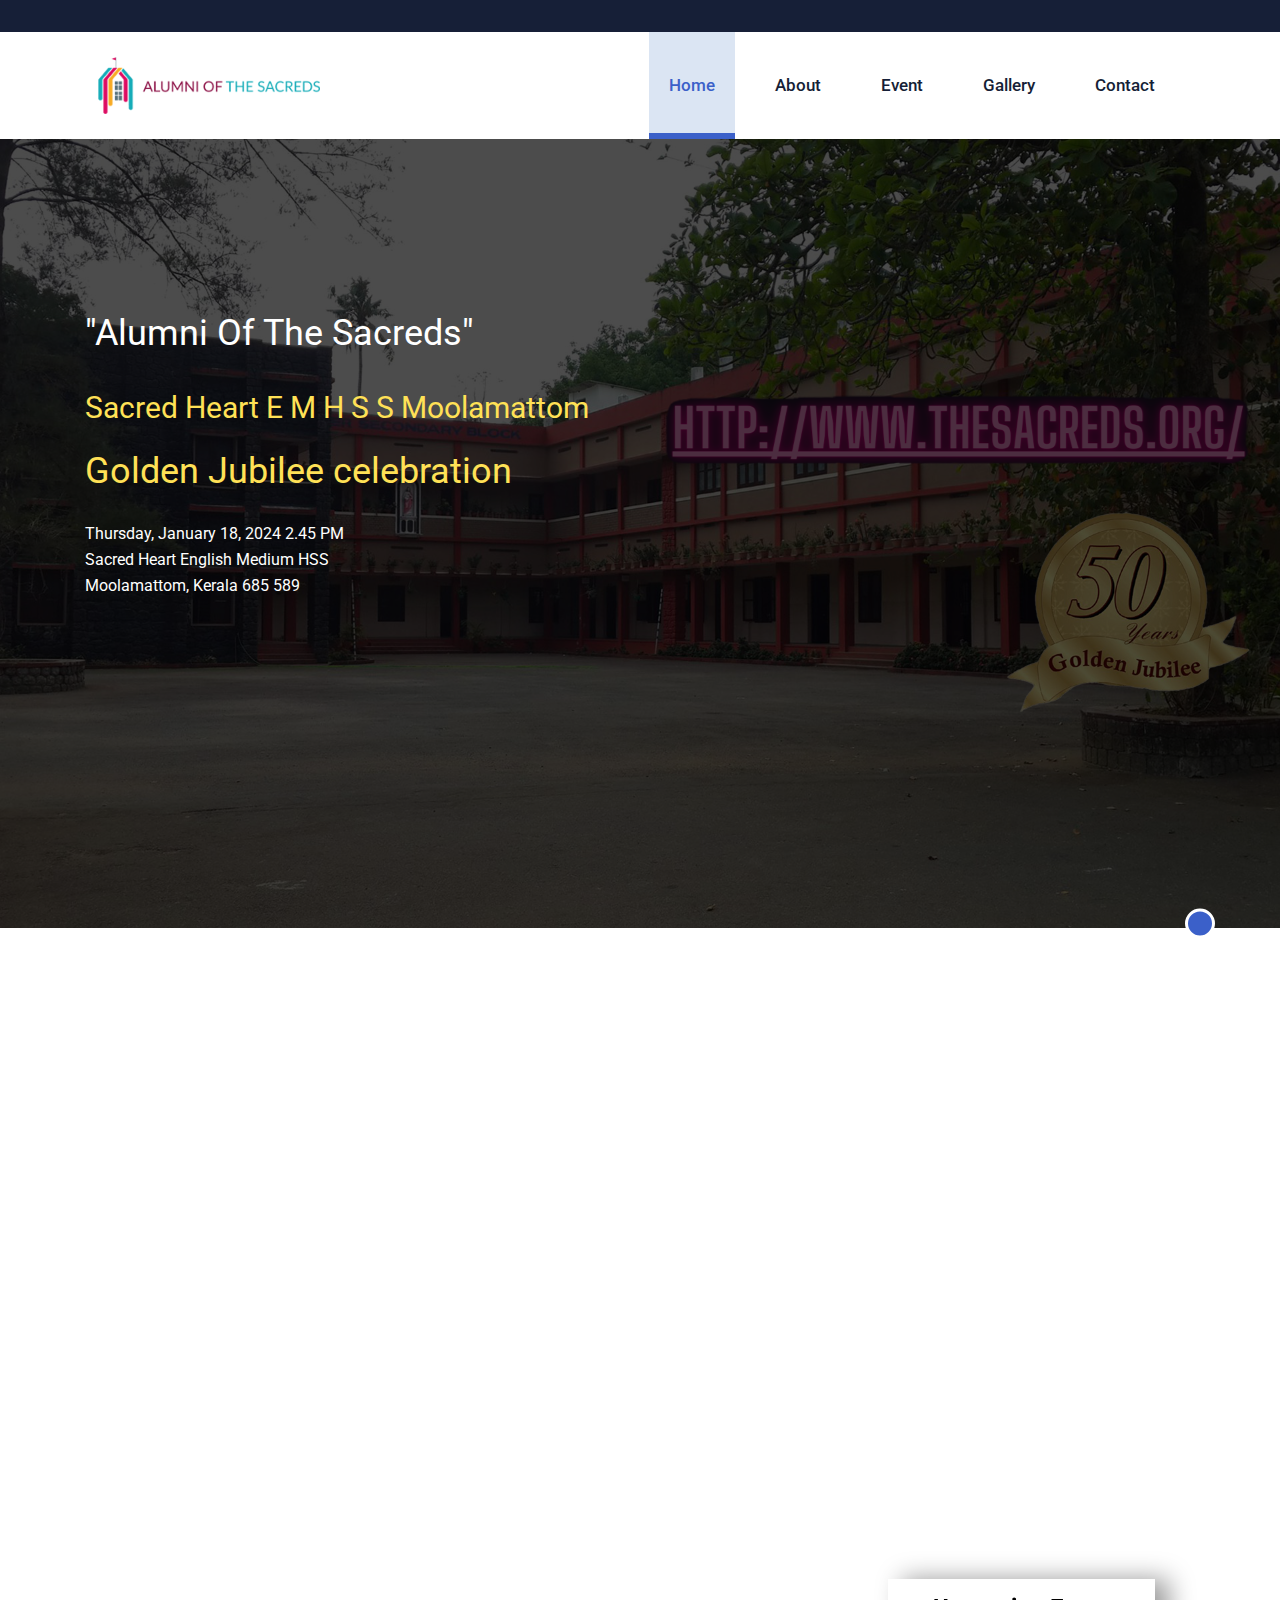
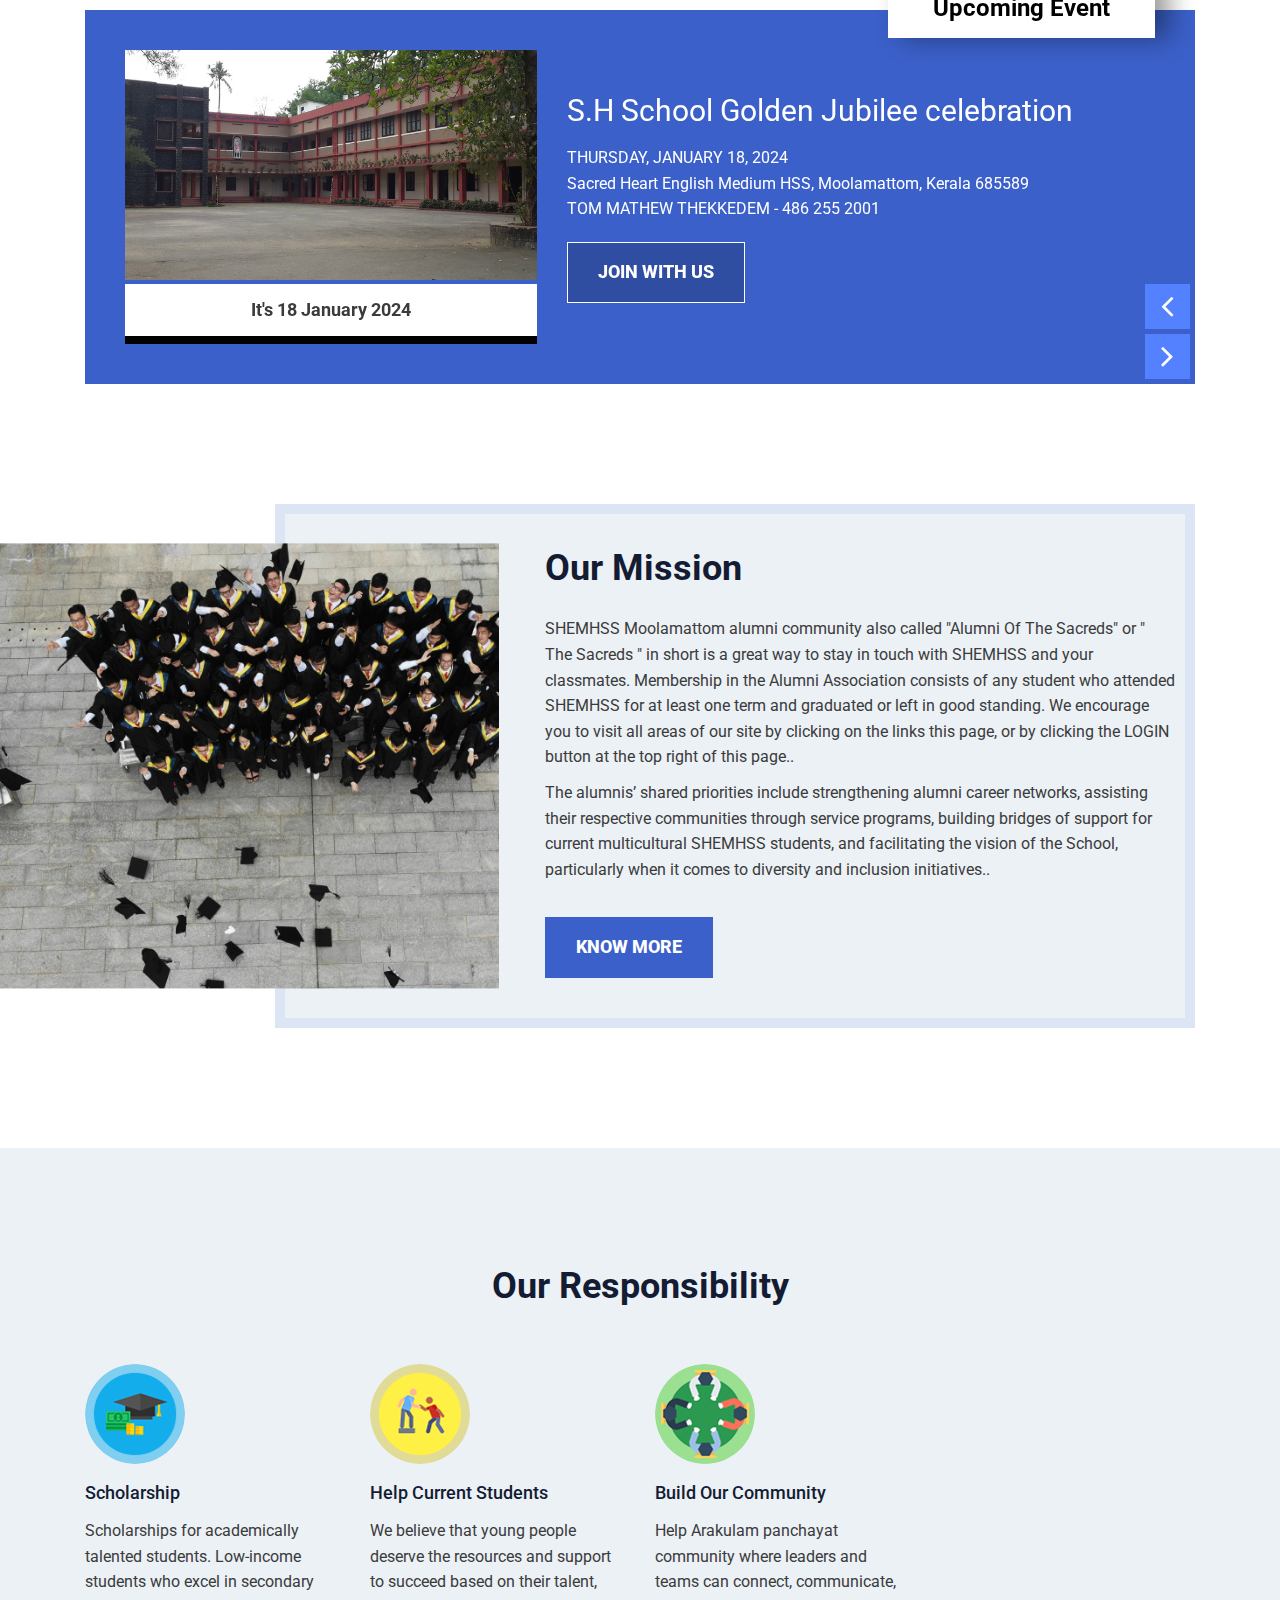
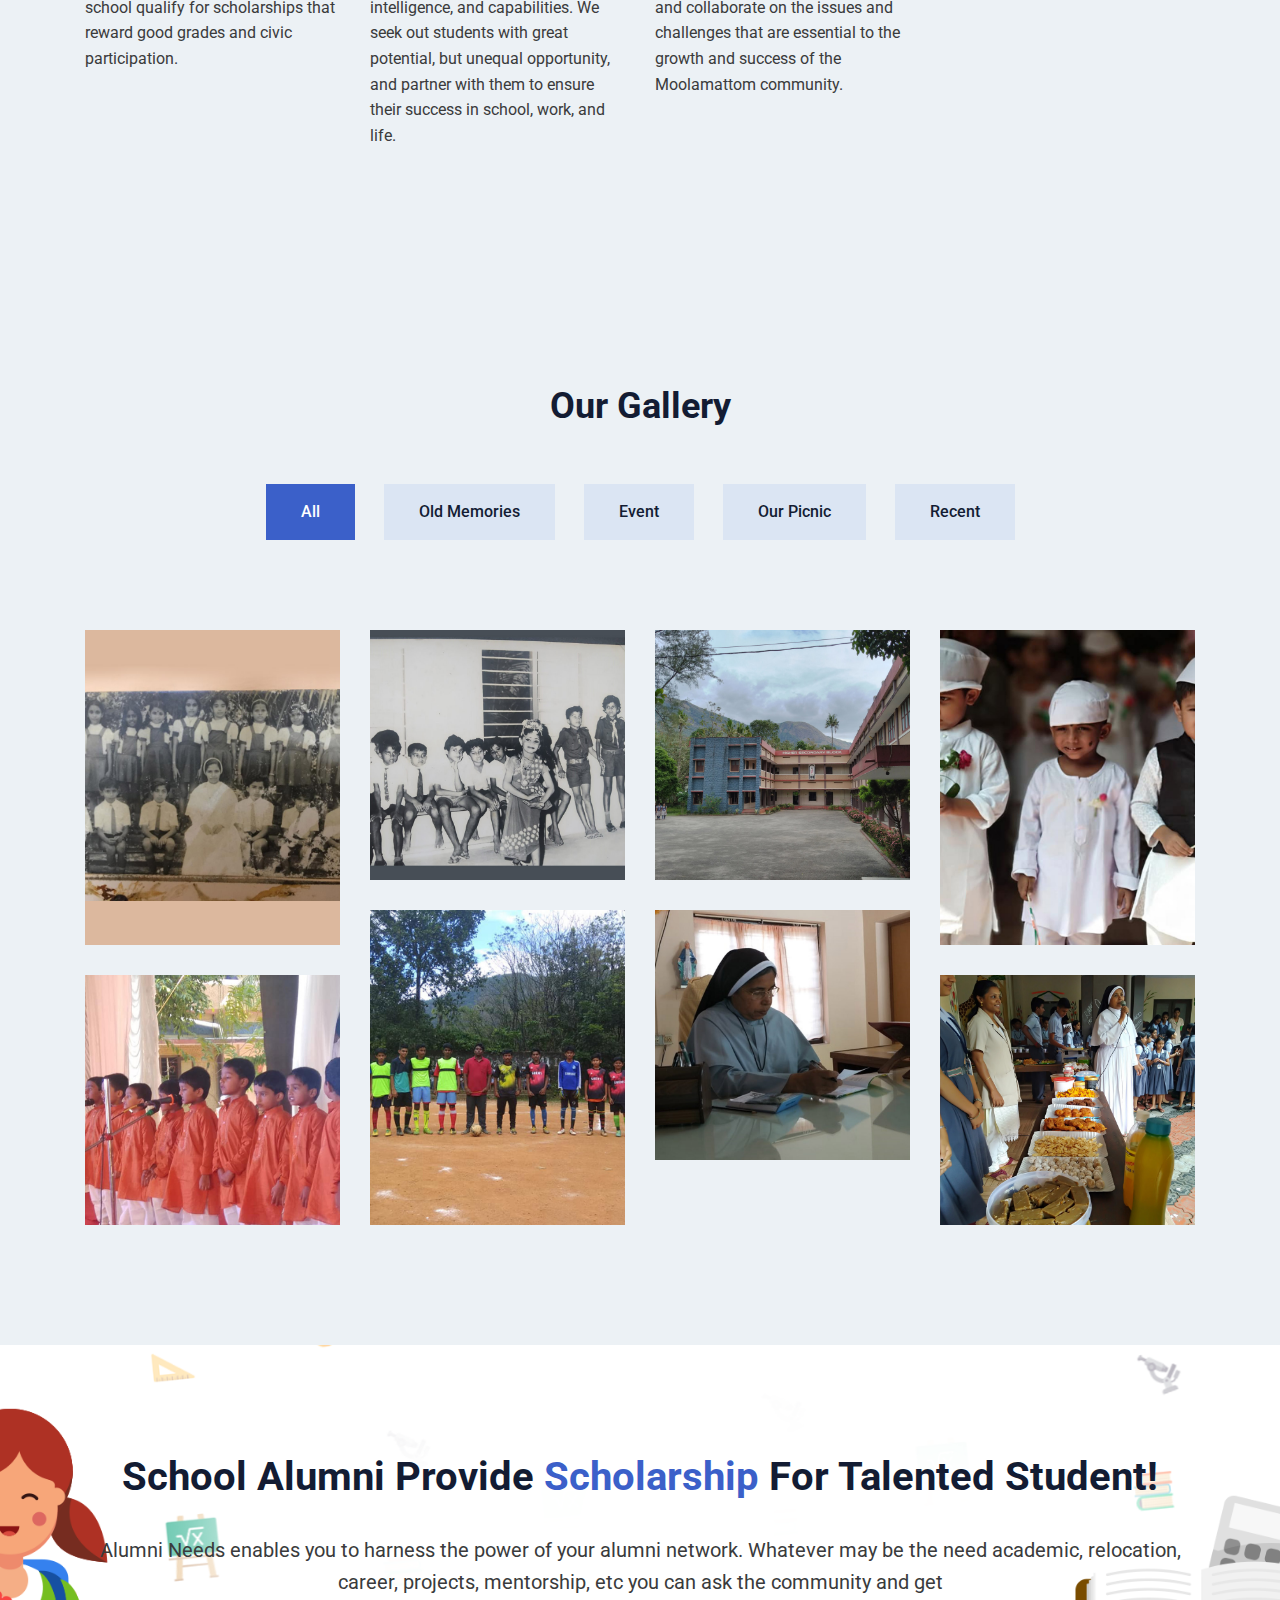
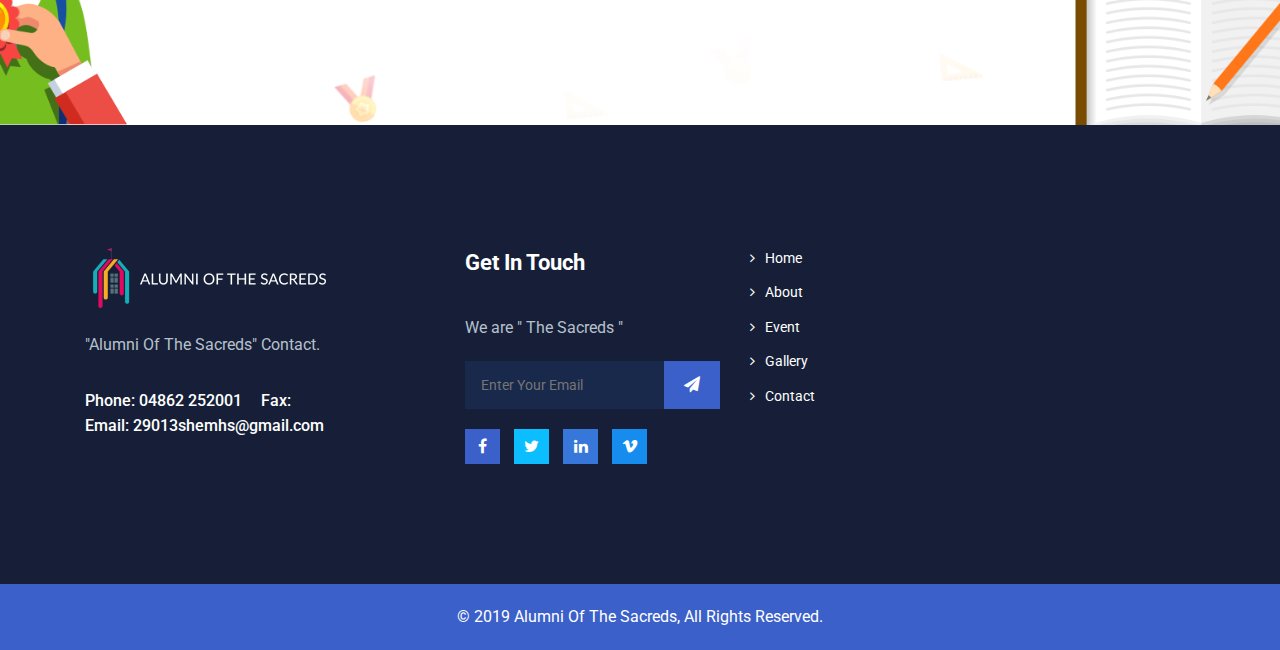
<file: src/main/resources/static/index.html>
<!DOCTYPE html SYSTEM "http://www.thymeleaf.org/dtd/xhtml1-strict-thymeleaf-spring3-3.dtd">
<html lang="en" xmlns="http://www.w3.org/1999/xhtml"
      xmlns:th="http://www.thymeleaf.org">
<head>
    <meta charset="utf-8">
    <meta http-equiv="X-UA-Compatible" content="IE=edge">
    <meta name="viewport" content="width=device-width, initial-scale=1.0">

    <title>SHAlumni</title>

    <meta name="description" content="simple description for your site">
<meta name="keywords" content="keyword1, keyword2">
<meta name="author" content="Jobz">

<!-- twitter card starts from here, if you don't need remove this section -->
<meta name="twitter:card" content="summary">
<meta name="twitter:site" content="@yourtwitterusername">
<meta name="twitter:creator" content="@yourtwitterusername">
<meta name="twitter:url" content="http://twitter.com">
<meta name="twitter:title" content="Your home page title, max 140 char"> <!-- maximum 140 char -->
<meta name="twitter:description" content="Your site description, maximum 140 char "> <!-- maximum 140 char -->
<meta name="twitter:image" content="/static/img/twittercardimg/twittercard-144-144.png">  <!-- when you post this page url in twitter , this image will be shown -->
<!-- twitter card ends here -->

<!-- facebook open graph starts from here, if you don't need then delete open graph related  -->
<meta property="og:title" content="Your home page title">
<meta property="og:url" content="http://your domain here.com">
<meta property="og:locale" content="en_US">
<meta property="og:site_name" content="Your site name here">
<!--meta property="fb:admins" content="" /-->  <!-- use this if you have  -->
<meta property="og:type" content="website"> <!-- 'article' for single page  -->
<meta property="og:image" content="/static/img/opengraph/fbphoto-476-476.png"> <!-- when you post this page url in facebook , this image will be shown -->
<!-- facebook open graph ends here -->

<!-- desktop bookmark -->
<meta name="msapplication-TileColor" content="#ffffff">
<meta name="msapplication-TileImage" content="img/favicon/ms-icon-144x144.png">
<meta name="theme-color" content="#ffffff">

<!-- icons & favicons -->
<link rel="shortcut icon" type="image/x-icon" href="img/favicon/favicon.ico"> </link>  <!-- this icon shows in browser toolbar -->
<link rel="icon" type="image/x-icon" href="img/favicon/favicon.ico"> </link> <!-- this icon shows in browser toolbar -->
<link rel="apple-touch-icon" sizes="57x57" href="img/favicon/apple-icon-57x57.png"> </link>
<link rel="apple-touch-icon" sizes="60x60" href="img/favicon/apple-icon-60x60.png"> </link>
<link rel="apple-touch-icon" sizes="72x72" href="img/favicon/apple-icon-72x72.png"> </link>
<link rel="apple-touch-icon" sizes="76x76" href="img/favicon/apple-icon-76x76.png"> </link>
<link rel="apple-touch-icon" sizes="114x114" href="img/favicon/apple-icon-114x114.png"> </link>
<link rel="apple-touch-icon" sizes="120x120" href="img/favicon/apple-icon-120x120.png"> </link>
<link rel="apple-touch-icon" sizes="144x144" href="img/favicon/apple-icon-144x144.png"> </link>
<link rel="apple-touch-icon" sizes="152x152" href="img/favicon/apple-icon-152x152.png"> </link>
<link rel="apple-touch-icon" sizes="180x180" href="img/favicon/apple-icon-180x180.png"> </link>
<link rel="icon" type="image/png" sizes="192x192" href="img/favicon/android-icon-192x192.png"> </link>
<link rel="icon" type="image/png" sizes="32x32" href="img/favicon/favicon-32x32.png"> </link>
<link rel="icon" type="image/png" sizes="96x96" href="img/favicon/favicon-96x96.png"> </link>
<link rel="icon" type="image/png" sizes="16x16" href="img/favicon/favicon-16x16.png"> </link>
<link rel="manifest" href="img/favicon/manifest.json"> </link>

    <link rel="shortcut icon" type="image/x-icon" href="img/favicon.ico"> </link>
<link rel="icon" type="image/x-icon" href="img/favicon.ico"> </link>

<!-- Fallback For IE 9 [ Media Query and html5 Shim] -->
<!--[if lt IE 9]>
<script src="vendor/css3-mediaqueries-js/css3-mediaqueries.js"></script>
<![endif]-->

<!-- GOOGLE FONT -->
<link href="https://fonts.googleapis.com/css?family=Roboto:100,300,400,500,700" rel="stylesheet"> </link>

<!-- BOOTSTRAP CSS -->
<link rel="stylesheet" href="vendor/bootstrap/css/bootstrap.min.css"> </link>
<link rel="stylesheet" href="vendor/navbar/bootstrap-4-navbar.css"> </link>

<!--Animate css -->
<link rel="stylesheet" href="vendor/animate/animate.css" media="all"> </link>

<!-- FONT AWESOME CSS --> 
<link rel="stylesheet" href="vendor/fontawesome/css/font-awesome.min.css"> </link>

<!--owl carousel css -->
<link rel="stylesheet" href="vendor/owl-carousel/owl.carousel.css" media="all"> </link>

<!--Magnific Popup css -->
<link rel="stylesheet" href="vendor/magnific/magnific-popup.css" media="all"> </link>

<!--Nice Select css -->
<link rel="stylesheet" href="vendor/nice-select/nice-select.css" media="all"> </link>

<!--Offcanvas css -->
<link rel="stylesheet" href="vendor/js-offcanvas/css/js-offcanvas.css" media="all"> </link>

<!-- MODERNIZER  -->
<script src="vendor/modernizr/modernizr-custom.js"></script>

<!-- Main Master Style  CSS  -->
<link id="cbx-style" data-layout="1" rel="stylesheet" href="css/style-default.min.css" media="all"> </link>

    <style>
        .slider-active-wrap {
            margin-bottom: -60px;
        }
    </style>

</head>
<body>

<!--[if lt IE 7]>
<p class="browsehappy">We are Extreamly sorry, But the browser you are using is probably from when civilization started. Which is way behind to view this site properly. Please update to a modern browser, At least a real browser. </p>
<![endif]-->

    <!--== Header Area Start ==-->
<header id="header-area">
    <div class="preheader-area">
        <div class="container">
            <div class="row">
                <div class="col-lg-6 col-sm-7 col-7">
                    <div class="preheader-left">
                        <!-- <a href="mailto:info@construc.com"><strong>Email:</strong> info@construc.com</a>
                        <a href="mailto:info@construc.com"><strong>Hotline:</strong> 880 454 5477</a> -->
                    </div>
                </div>

                <div class="col-lg-6 col-sm-5 col-5 text-right">
                    <div class="preheader-right">
                        <!--<a title="Login" class="btn-auth btn-auth-rev" href="login">Login</a>
                        <a title="Register" class="btn-auth btn-auth" href="register.html">Signup</a>-->
                    </div>
                </div>
            </div>
        </div>
    </div>

    <div class="header-bottom-area" id="fixheader">
        <div class="container">
            <div class="row">
                <div class="col-lg-12">
                    <nav class="main-menu navbar navbar-expand-lg navbar-light">
                        <a class="navbar-brand" href="/">
                            <img src="img/logo.png" alt="Logo">
                        </a>
                        <button class="navbar-toggler" type="button" data-toggle="collapse" data-target="#menucontent" aria-controls="menucontent" aria-expanded="false">
                            <span class="navbar-toggler-icon"></span>
                        </button>

                        <div class="collapse navbar-collapse" id="menucontent">
                            <ul class="navbar-nav ml-auto">
                                <li class="nav-item active"><a class="nav-link" href="/">Home</a></li>
                                <li class="nav-item"><a class="nav-link" href="about.html">About</a></li>
                                <li class="nav-item"><a class="nav-link" href="event.html">Event</a></li>
                                <li class="nav-item"><a class="nav-link" href="gallery.html">Gallery</a></li>
                                <!-- <li class="nav-item dropdown">
                                    <a class="nav-link dropdown-toggle" href="blog.html" data-toggle="dropdown" role="button">Blog</a>
                                    <ul class="dropdown-menu">
                                        <li class="nav-item"><a class="nav-link" href="blog.html">Blog List</a></li>
                                        <li class="nav-item"><a class="nav-link" href="single-blog.html">Single Blog Right Sidebar</a></li>
                                        <li class="nav-item"><a class="nav-link" href="single-blog-leftsidebar.html">Single Blog left Sidebar</a></li>
                                        <li class="nav-item"><a class="nav-link" href="single-blog-withoutsidebar.html">Single Blog No Sidebar</a></li>
                                    </ul>
                                </li>
                                <li class="nav-item dropdown">
                                    <a class="nav-link dropdown-toggle" href="#" data-toggle="dropdown" role="button">Pages</a>
                                    <ul class="dropdown-menu">
                                        <li class="nav-item"><a class="nav-link dropdown-toggle" href="gallery" role="button">Gallery</a>
                                            <ul class="dropdown-menu">
                                                <li class="nav-item"><a class="nav-link" href="gallery">Gallery</a></li>
                                                <li class="nav-item"><a class="nav-link" href="single-album.html">Single Album</a></li>
                                            </ul>
                                        </li>
                                        <li class="nav-item"><a class="nav-link" href="committee.html">Committee</a></li>
                                        <li class="nav-item"><a class="nav-link" href="directory.html">Directory</a></li>
                                        <li class="nav-item"><a class="nav-link" href="register.html">Register</a></li>
                                        <li class="nav-item"><a class="nav-link" href="career.html">Career</a></li>
                                        <li class="nav-item"><a class="nav-link" href="index-offcanvas.html">Off Canvas Menu</a></li>
                                        <li class="nav-item"><a class="nav-link" href="typography.html">Typography</a></li>
                                    </ul>
                                </li> -->
                                <li class="nav-item"><a class="nav-link" href="contact.html">Contact</a></li>
                            </ul>
                        </div>
                    </nav>
                </div>
            </div>
        </div>
    </div>
</header>
<!--== Header Area End ==-->

    <!--== Slider Area Start ==-->
<section id="slider-area">
    <div class="slider-active-wrap owl-carousel text-center text-md-left">
        <!-- Single Slide Item Start -->
        <div class="single-slide-wrap slide-bg-1">
            <div class="container">
                <div class="row">
                    <div class="col-lg-9">
                        <div class="slider-content">
                            <h3>"Alumni Of The Sacreds"</h3>
                            <h4> <span>Sacred Heart E M H S S Moolamattom</span></h4>
                            <h3> <span>Golden Jubilee celebration</span></h3>
                            <p>Thursday, January 18, 2024 2.45 PM<br>Sacred Heart English Medium HSS<br>Moolamattom, Kerala 685 589<br></p>
                          <!--  <h2>Inaugural of "Alumni Of The Sacreds"</h2>
                            <h3>Students of <span>Sacred Heart English Medium HSS</span></h3>
                            <p>Sunday, April 28, at 2.00 PM<br>Sacred Heart English Medium HSS<br>Moolamattom, Kerala 685 589<br></p>-->
                            <!-- <div class="slider-btn">
                                <a href="#about-area" class="btn btn-brand smooth-scroll">our mission</a>
                                <a href="about" class="btn btn-brand-rev">our story</a>
                            </div> -->
                        </div>
                    </div>
                </div>
            </div>
        </div>
        <!-- Single Slide Item End -->



        <!-- Single Slide Item Start -->
        <div class="single-slide-wrap slide-bg-2">
            <div class="container">
                <div class="row">
                    <div class="col-lg-9">
                        <div class="slider-content">
                            <h2></h2>
                            <h3><span></span></h3>
                            <p><br><br><br><br><br><br><br><br><br><br><br><br><br><br><br><br></p>
                            <!-- <div class="slider-btn">
                                <a href="#about-area" class="btn btn-brand">our mission</a>
                                <a href="about" class="btn btn-brand-rev">our story</a>
                            </div> -->
                        </div>
                    </div>
                </div>
            </div>
        </div>
        <!-- Single Slide Item End -->


        <!-- Single Slide Item Start -->
        <div class="single-slide-wrap slide-bg-3">
            <div class="container">
                <div class="row">
                    <div class="col-lg-9">
                        <div class="slider-content">
                            <h2>Principal's message to "Alumni Of The Sacreds"</h2>
                            <h3><span>"An alumnus is also an asset to this institution in the sense that he/she gives something back to enrich the institution in terms of
                             experiences shared or expertise volunteered, he or she also is an ambassador of the school who disseminates the values and ideals this
                              school stands for and propagates these values over generations by being a model to the young."</span></h3>
                            <p><br><br><br><br><br><br><br><br><br><br><br><br><br><br><br><br></p>
                            <!-- <div class="slider-btn">
                                <a href="#about-area" class="btn btn-brand">our mission</a>
                                <a href="about" class="btn btn-brand-rev">our story</a>
                            </div> -->
                        </div>
                    </div>
                </div>
            </div>
        </div>
        <!-- Single Slide Item End -->


        <!-- Single Slide Item Start -->
       <!-- <div class="single-slide-wrap slide-bg-3">
            <div class="container">
                <div class="row">
                    <div class="col-lg-9">
                        <div class="slider-content">
                            <h2>Why Proud for u</h2>
                            <h3>Students of <span>Oxfornt University</span></h3>
                            <p>Alumni Needs enables you to harness the power of your alumni network. Whatever may be the need (academic, relocation, career, projects, mentorship, etc. you can ask the community and get responses in three.</p>
                            <div class="slider-btn">
                                <a href="#" class="btn btn-brand">our mission</a>
                                <a href="#" class="btn btn-brand-rev">our story</a>
                            </div>
                        </div>
                    </div>
                </div>
            </div>
        </div>-->
        <!-- Single Slide Item End -->
    </div>

    <!-- Social Icons Area Start -->
   <!-- <div class="social-networks-icon">
        <ul>
            <li><a href="#"><i class="fa fa-facebook"></i> <span>7.2k Likes</span></a></li>
            <li><a href="#"><i class="fa fa-twitter"></i> <span>3.2m Followers</span></a></li>
            <li><a href="#"><i class="fa fa-pinterest"></i> <span>7.2k Likes</span></a></li>
            <li><a href="#"><i class="fa fa-youtube"></i> <span>2.2k Subscribers</span></a></li>
        </ul>
    </div>-->
    <!-- Social Icons Area End -->

    </section>
    <!--== Slider Area End ==-->


            <!--== Upcoming Event Area Start ==-->
              <section id="upcoming-area">
             <div class="container">
                 <div class="row">
                     <div class="col-lg-12">
            <div class="upcoming-event-wrap">
                <div class="up-event-titile">
                    <h3>Upcoming event</h3>
                </div>
                <div class="upcoming-event-content owl-carousel">

                    <!-- No 1 Event -->
                    <div class="single-upcoming-event">
                        <div class="row">
                            <div class="col-lg-5">
                                <div class="up-event-thumb">
                                    <img src="img/event_small/ph1.jpg" class="img-fluid" alt="Upcoming Event">
                                    <!--<h4 class="up-event-date">It&#x2019;s 28 April 2019</h4>-->
                                    <h4 class="up-event-date">It's 18 January 2024</h4>
                                </div>
                            </div>


                            <div class="col-lg-7">
                                <div class="display-table">
                                    <div class="display-table-cell">
                                        <div class="up-event-text">
                                            <!--<div class="event-countdown">
                                                <div class="event-countdown-counter" data-date="2018/4/28"></div>
                                                <p>Remaining</p>
                                            </div>-->
                                            <h3><a href="single-event.html">S.H School Golden Jubilee celebration</a></h3>
                                            <p>THURSDAY, JANUARY 18, 2024<br>Sacred Heart English Medium HSS, Moolamattom, Kerala 685589<br>TOM MATHEW THEKKEDEM - 486 255 2001</p>
                                            <a href="event" class="btn btn-brand btn-brand-dark">join with us</a>
                                        </div>
                                    </div>
                                </div>
                            </div>
                        </div>
                    </div>
                    <!-- partial -->

                    <!-- No 2 Event -->
                    <div class="single-upcoming-event">
                        <div class="row">
                            <div class="col-lg-5">
                                <div class="up-event-thumb">
                                    <img src="img/event_small/ph1.jpg" class="img-fluid" alt="Upcoming Event">
                                    <!--<h4 class="up-event-date">It&#x2019;s 28 April 2019</h4>-->
                                    <h4 class="up-event-date">It's 28 April 2019</h4>
                                </div>
                            </div>

                            <div class="col-lg-7">
                                <div class="display-table">
                                    <div class="display-table-cell">
                                        <div class="up-event-text">
                                            <!--<div class="event-countdown">
                                                <div class="event-countdown-counter" data-date="2018/4/28"></div>
                                                <p>Remaining</p>
                                            </div>-->
                                            <h3><a href="single-event.html">ALUMNI INAUGURATION</a></h3>
                                            <p>SUNDAY, APRIL 28, AT 2.00PM<br>Sacred Heart English Medium HSS, Moolamattom, Kerala 685589<br>TOM MATHEW THEKKEDEM - 486 255 2001</p>
                                            <a href="event" class="btn btn-brand btn-brand-dark">join with us</a>
                                        </div>
                                    </div>
                                </div>
                            </div>
                        </div>
                    </div>
                    <!-- partial -->


                    <!-- No 3 Event -->
                    <div class="single-upcoming-event">
                        <div class="row">
                            <div class="col-lg-5">
                                <div class="up-event-thumb">
                                    <img src="img/event_small/ph2.jpg" class="img-fluid" alt="Upcoming Event">
                                    <h4 class="up-event-date">It's 28 April 2019</h4>
                                </div>
                            </div>

                            <div class="col-lg-7">
                                <div class="display-table">
                                    <div class="display-table-cell">
                                        <div class="up-event-text">
                                            <!--<div class="event-countdown">
                                                <div class="event-countdown-counter" data-date="2018/4/28"></div>
                                                <p>Remaining</p>
                                            </div>-->
                                            <h3><a href="single-event.html">Honoring & Paying Tribute to<br>Rev Sr. Johnes</a></h3>
                                            <p>Founder of SHEMHSS on April 28th as part of the alumni<br>ALL ARE INVITED !</p>
                                            <a href="event" class="btn btn-brand btn-brand-dark">join with us</a>
                                        </div>
                                    </div>
                                </div>
                            </div>
                        </div>
                    </div>
                    <!-- partial -->



                    <!-- No 3 Event -->
                    <!--   <div class="single-upcoming-event">
                        <div class="row">
                            <div class="col-lg-5">
                                <div class="up-event-thumb">
                                    <img src="http://placehold.it/700x390" class="img-fluid" alt="Upcoming Event">
                                    <h4 class="up-event-date">It&#x2019;s 27 February 2019</h4>
                                </div>
                            </div>

                            <div class="col-lg-7">
                                <div class="display-table">
                                    <div class="display-table-cell">
                                        <div class="up-event-text">
                                            <div class="event-countdown">
                                                <div class="event-countdown-counter" data-date="2018/9/10"></div>
                                                <p>Remaining</p>
                                            </div>
                                            <h3><a href="event">We are going to arrange a get together!</a></h3>
                                            <p>Hello everybody Lorem ipsum dolor sit amet, consectetur adipisicing elit, sed do eiusmod tempor incididunt ut labore et dolore magna aliqua. Ut enim and minim veniam, quis nostrud exercitation ullamco laboris nisi ut aliquipv ex ea.</p>
                                            <a href="event" class="btn btn-brand btn-brand-dark">join with us</a>
                                        </div>
                                    </div>
                                </div>
                            </div>
                        </div>
                    </div> -->
                    <!-- partial -->
                </div>
            </div>
               </div>
            </div>
            </div>
             </section>
        <!--== Upcoming Event Area End ==-->

    <!--== About Area Start ==-->
<section id="about-area" class="section-padding">
    <div class="about-area-wrapper">
        <div class="container">
            <div class="row">
                <div class="col-lg-10 ml-auto">
                    <div class="about-content-wrap">
                        <div class="section-title text-center text-lg-left">
                            <h2>Our Mission</h2>
                        </div>

                        <div class="about-thumb">
                            <!-- <img src="http://placehold.it/1440x1018" alt="" class="img-fluid"> -->
                             <img src="img/mission_small.jpg" alt="Our Misssion">
                            <!--   <img src="img/logo.png" alt="Logo"> -->
                        </div>

                        <p>SHEMHSS Moolamattom  alumni community also called "Alumni Of The Sacreds" or " The Sacreds " in short is a great way to stay in touch with SHEMHSS and your classmates. Membership in the Alumni Association consists of any student who attended SHEMHSS for at least one term and graduated or left in good standing. We encourage you to visit all areas of our site by clicking on the links this page, or by clicking the LOGIN button at the top right of this page..</p>
                        <p>The alumnis’ shared priorities include strengthening alumni career networks, assisting their respective communities through service programs, building bridges of support for current multicultural SHEMHSS students, and facilitating the vision of the School, particularly when it comes to diversity and inclusion initiatives..</p>
                        <a href="about" class="btn btn-brand about-btn">know more</a>
                    </div>
                </div>
            </div>
        </div>
    </div>
</section>
<!--== About Area End ==-->

    <!--== Our Responsibility Area Start ==-->
<section id="responsibility-area" class="section-padding">
    <div class="container">
        <!--== Section Title Start ==-->
        <div class="row">
            <div class="col-lg-12 text-center">
                <div class="section-title">
                    <h2>Our Responsibility</h2>
                </div>
            </div>
        </div>
        <!--== Section Title End ==-->

        <!--== Responsibility Content Wrapper ==-->
        <div class="row text-center text-sm-left">
            <!--== Single Responsibility Start ==-->
            <div class="col-lg-3 col-sm-6">
                <div class="single-responsibility">
                    <img src="img/responsibility/01.png" alt="Responsibility">
                    <h4>Scholarship</h4>
                    <p>Scholarships for academically talented students.  Low-income students who excel in secondary school qualify for scholarships that reward good grades and civic participation.</p>
                </div>
            </div>
            <!--== Single Responsibility End ==-->

            <!--== Single Responsibility Start ==-->
            <div class="col-lg-3 col-sm-6">
                <div class="single-responsibility">
                    <img src="img/responsibility/02.png" alt="Responsibility">
                    <h4>Help Current Students</h4>
                    <p>We believe that young people deserve the resources and support to succeed based on their talent, intelligence, and capabilities. We seek out students with great potential, but unequal opportunity, and partner with them to ensure their success in school, work, and life.</p>
                </div>
            </div>
            <!--== Single Responsibility End ==-->

            <!--== Single Responsibility Start ==-->
            <!-- <div class="col-lg-3 col-sm-6">
                <div class="single-responsibility">
                    <img src="img/responsibility/03.png" alt="Responsibility">
                    <h4>Help Our University</h4>
                    <p>De create building thinking about your requirment and latest treand on our marketplace area</p>
                </div>
            </div> -->
            <!--== Single Responsibility End ==-->

            <!--== Single Responsibility Start ==-->
            <div class="col-lg-3 col-sm-6">
                <div class="single-responsibility">
                    <img src="img/responsibility/04.png" alt="Responsibility">
                    <h4>Build Our Community</h4>
                    <p>Help Arakulam panchayat community where leaders and teams can connect, communicate, and collaborate on the issues and challenges that are essential to the growth and success of the Moolamattom community.</p>
                </div>
            </div>
            <!--== Single Responsibility End ==-->
        </div>
        <!--== Responsibility Content Wrapper ==-->
    </div>
</section>
<!--== Our Responsibility Area End ==-->

    <!--== FunFact Area Start ==-->
<!-- <section id="funfact-area">
    <div class="container-fluid">
        <div class="row text-center">
            == Single FunFact Start ==
            <div class="col-lg-3 col-sm-6">
                <div class="single-funfact-wrap">
                    <div class="funfact-icon">
                        <img src="img/fun-fact/user.svg" alt="Funfact">
                    </div>
                    <div class="funfact-info">
                        <h5 class="funfact-count">4025</h5>
                        <p>Members</p>
                    </div>
                </div>
            </div>
            == Single FunFact End ==

            == Single FunFact Start ==
            <div class="col-lg-3 col-sm-6">
                <div class="single-funfact-wrap">
                    <div class="funfact-icon">
                        <img src="img/fun-fact/picture.svg" alt="Funfact">
                    </div>
                    <div class="funfact-info">
                        <h5 class="funfact-count">8725</h5>
                        <p>Photos</p>
                    </div>
                </div>
            </div>
            == Single FunFact End ==

            == Single FunFact Start ==
            <div class="col-lg-3 col-sm-6">
                <div class="single-funfact-wrap">
                    <div class="funfact-icon">
                        <img src="img/fun-fact/event.svg" alt="Funfact">
                    </div>
                    <div class="funfact-info">
                        <h5><span class="funfact-count">231</span>+</h5>
                        <p>Events</p>
                    </div>
                </div>
            </div>
            == Single FunFact End ==

            == Single FunFact Start ==
            <div class="col-lg-3 col-sm-6">
                <div class="single-funfact-wrap">
                    <div class="funfact-icon">
                        <img src="img/fun-fact/medal.svg" alt="Funfact">
                    </div>
                    <div class="funfact-info">
                        <h5><span class="funfact-count">32</span>+</h5>
                        <p>Awards</p>
                    </div>
                </div>
            </div>
            == Single FunFact End ==
        </div>
    </div>
</section>
== FunFact Area End ==

    == Job Opportunity Area Start ==
<section id="job-opportunity" class="section-padding">
    <div class="container">
        == Section Title Start ==
        <div class="row">
            <div class="col-lg-12 text-center">
                <div class="section-title">
                    <h2>Recent Jobs</h2>
                </div>
            </div>
        </div>
        == Section Title End ==

        == Job opportunity Wrapper ==
        <div class="job-opportunity-wrapper">
            <div class="row">
                == Single Job opportunity Start ==
                <div class="col-lg-4 col-sm-6 text-center">
                    <div class="single-job-opportunity">
                        <div class="job-opportunity-text">
                            <div class="job-oppor-logo">
                                <div class="display-table">
                                    <div class="display-table-cell">
                                        <img src="http://placehold.it/317x410" alt="Job">
                                    </div>
                                </div>
                            </div>
                            <h3><a href="#">Urgently Need Five Data Center Specialist</a></h3>
                            <p>Claritas est etiam procsus dymicus, qui sequitur mutationem Claritas est etiam procsus est etiam procsus dymicus.<a href="#">[...]</a></p>
                        </div>
                        <a href="#" class="btn btn-job">Apply now</a>
                    </div>
                </div>
                == Single Job opportunity End ==

                == Single Job opportunity Start ==
                <div class="col-lg-4 col-sm-6 text-center">
                    <div class="single-job-opportunity">
                        <div class="job-opportunity-text">
                            <div class="job-oppor-logo">
                                <div class="display-table">
                                    <div class="display-table-cell">
                                        <img src="http://placehold.it/349x248" alt="Job">
                                    </div>
                                </div>
                            </div>
                            <h3><a href="#">Product Owner (m/f) for our Charter Business</a></h3>
                            <p>Claritas est etiam procsus dymicus, qui sequitur mutationem Claritas est etiam procsus est etiam procsus dymicus.<a href="#">[...]</a></p>
                        </div>
                        <a href="#" class="btn btn-job">Apply now</a>
                    </div>
                </div>
                == Single Job opportunity End ==

                == Single Job opportunity Start ==
                <div class="col-lg-4 col-sm-6 text-center">
                    <div class="single-job-opportunity">
                        <div class="job-opportunity-text">
                            <div class="job-oppor-logo">
                                <div class="display-table">
                                    <div class="display-table-cell">
                                        <img src="http://placehold.it/317x410" alt="Job">
                                    </div>
                                </div>
                            </div>
                            <h3><a href="#">Backend Developer (Java) (m/f) wanted for leading</a></h3>
                            <p>Claritas est etiam procsus dymicus, qui sequitur mutationem Claritas est etiam procsus est etiam procsus dymicus.<a href="#">[...]</a></p>
                        </div>
                        <a href="#" class="btn btn-job btn-expired disabled">Expired</a>
                    </div>
                </div>
                == Single Job opportunity End ==

                == Single Job opportunity Start ==
                <div class="col-lg-4 col-sm-6 text-center">
                    <div class="single-job-opportunity">
                        <div class="job-opportunity-text">
                            <div class="job-oppor-logo">
                                <div class="display-table">
                                    <div class="display-table-cell">
                                        <img src="http://placehold.it/349x248" alt="Job">
                                    </div>
                                </div>
                            </div>
                            <h3><a href="#">API Architect and Lead - Python, SQLAlchemy, GraphQL</a></h3>
                            <p>Claritas est etiam procsus dymicus, qui sequitur mutationem Claritas est etiam procsus est etiam procsus dymicus.<a href="#">[...]</a></p>
                        </div>
                        <a href="#" class="btn btn-job">Apply now</a>
                    </div>
                </div>
                == Single Job opportunity End ==

                == Single Job opportunity Start ==
                <div class="col-lg-4 col-sm-6 text-center">
                    <div class="single-job-opportunity">
                        <div class="job-opportunity-text">
                            <div class="job-oppor-logo">
                                <div class="display-table">
                                    <div class="display-table-cell">
                                        <img src="http://placehold.it/314x234" alt="Job">
                                    </div>
                                </div>
                            </div>
                            <h3><a href="#">Remotely - Javascript Developer Node.js</a></h3>
                            <p>Claritas est etiam procsus dymicus, qui sequitur mutationem Claritas est etiam procsus est etiam procsus dymicus.<a href="#">[...]</a></p>
                        </div>
                        <a href="#" class="btn btn-job btn-expired disabled">Expired</a>
                    </div>
                </div>
                == Single Job opportunity End ==

                == Single Job opportunity Start ==
                <div class="col-lg-4 col-sm-6 text-center">
                    <div class="single-job-opportunity">
                        <div class="job-opportunity-text">
                            <div class="job-oppor-logo">
                                <div class="display-table">
                                    <div class="display-table-cell">
                                        <img src="http://placehold.it/226x224" alt="Job">
                                    </div>
                                </div>
                            </div>
                            <h3><a href="#">Five Years Experience Data Center Specialist Needed</a></h3>
                            <p>Claritas est etiam procsus dymicus, qui sequitur mutationem Claritas est etiam procsus est etiam procsus dymicus.<a href="#">[...]</a></p>
                        </div>
                        <a href="#" class="btn btn-job">Apply now</a>
                    </div>
                </div>
                == Single Job opportunity End ==
            </div>

            <div class="row">
                <div class="col-lg-12 text-center">
                    <a href="career.html" class="btn btn-brand btn-loadmore">All job list</a>
                </div>
            </div>
        </div>
        == Job opportunity Wrapper ==
    </div>
</section> -->
<!--== Job Opportunity Area End ==-->

   <!--== Gallery Area Start ==-->
<section id="gallery-area" class="section-padding">
    <div class="container">
        <!--== Section Title Start ==-->
        <div class="row">
            <div class="col-lg-12 text-center">
                <div class="section-title">
                    <h2>Our gallery</h2>
                </div>
            </div>
        </div>
        <!--== Section Title End ==-->

        <!--== Gallery Container Warpper ==-->
        <div class="gallery-content-wrapper">
            <div class="row">
                <div class="col-lg-12">
                    <!-- Gallery Menu Start -->
                    <div class="gallery-menu text-center">
                        <span class="active" data-filter="*">All</span>
                        <span data-filter=".old">Old Memories</span>
                        <span data-filter=".event">Event</span>
                        <span data-filter=".pic">Our Picnic</span>
                        <span class="d-none d-sm-inline-block" data-filter=".recent">Recent</span>
                    </div>
                    <!-- Gallery Menu End -->

                    <!-- Gallery Item content Start -->
                        <div class="row gallery-gird">
    <!-- Single Gallery Start -->
    <div class="col-lg-3  col-sm-6 recent event">
        <div class="single-gallery-item gallery-bg-1">
            <div class="gallery-hvr-wrap">
              <!--  <div class="gallery-hvr-text">
                    <h4>Very First Batch of Sacreds</h4>
                    <p class="gallery-event-date">28 Apr, 2019</p>
                </div>-->
                <a href="img/gallery/gellary-img-1.jpg" class="btn-zoom image-popup">
                    <img src="img/zoom-icon.png" alt="a">
                </a>
            </div>
        </div>
    </div>
    <!-- Single Gallery End -->

    <!-- Single Gallery Start -->
	<div class="col-lg-3  col-sm-6 recent event">
        <div class="single-gallery-item gallery-bg-2">
            <div class="gallery-hvr-wrap">
                <!--<div class="gallery-hvr-text">
                    <h4>Sacreds Old Collection</h4>
                    <p class="gallery-event-date">28 Apr, 2019</p>
                </div>-->
                <a href="img/gallery/gellary-img-2.jpg" class="btn-zoom image-popup">
                    <img src="img/zoom-icon.png" alt="a">
                </a>
            </div>
        </div>
    </div>						
							
							
							
    <!--<div class="col-lg-3  col-sm-6 old event pic">
        <div class="single-gallery-item video gallery-bg-2">
            <a href="https://player.vimeo.com/video/140182080?title=0&amp;portrait=0&amp;byline=0&amp;autoplay=1&amp;loop=1" class="btn btn-video-play video-popup"><i class="fa fa-play"></i></a>
        </div>
    </div>-->
    <!-- Single Gallery End -->

    <!-- Single Gallery Start -->
    <div class="col-lg-3  col-sm-6 recent pic">
        <div class="single-gallery-item gallery-bg-3">
            <div class="gallery-hvr-wrap">
                <!--<div class="gallery-hvr-text">
                    <h4>Old Batch</h4>
                    <p class="gallery-event-date">28 Apr, 2019</p>
                </div>-->
                <a href="img/gallery/gellary-img-3.jpg" class="btn-zoom image-popup">
                    <img src="img/zoom-icon.png" alt="a">
                </a>
            </div>
        </div>
    </div>
    <!-- Single Gallery End -->

    <!-- Single Gallery Start -->
    <div class="col-lg-3  col-sm-6 old">
        <div class="single-gallery-item gallery-bg-4">
            <div class="gallery-hvr-wrap">
               <!-- <div class="gallery-hvr-text">
                    <h4>Class VI 1984 Batch</h4>
                    <p class="gallery-event-date">28 Apr, 2019</p>
                </div>-->
                <a href="img/gallery/gellary-img-4.jpg" class="btn-zoom image-popup">
                    <img src="img/zoom-icon.png" alt="a">
                </a>
            </div>
        </div>
    </div>
    <!-- Single Gallery End -->

    <!-- Single Gallery Start -->
    <div class="col-lg-3  col-sm-6 pic event">
        <div class="single-gallery-item gallery-bg-5">
            <div class="gallery-hvr-wrap">
               <!-- <div class="gallery-hvr-text">
                    <h4>Class VII 1985 Batch</h4>
                    <p class="gallery-event-date">28 Apr, 2019</p>
                </div>-->
                <a href="img/gallery/gellary-img-5.jpg" class="btn-zoom image-popup">
                    <img src="img/zoom-icon.png" alt="a">
                </a>
            </div>
        </div>
    </div>
    <!-- Single Gallery End -->

    <!-- Single Gallery Start -->
    <div class="col-lg-3  col-sm-6 old recent">
        <div class="single-gallery-item gallery-bg-6">
            <div class="gallery-hvr-wrap">
               <!-- <div class="gallery-hvr-text">
                    <h4>Sr. Liza</h4>
                    <p class="gallery-event-date">28 Apr, 2019</p>
                </div>-->
                <a href="img/gallery/gellary-img-6.jpg" class="btn-zoom image-popup">
                    <img src="img/zoom-icon.png" alt="a">
                </a>
            </div>
        </div>
    </div>
    <!-- Single Gallery End -->

    <!-- Single Gallery Start -->
	<div class="col-lg-3  col-sm-6 old recent">
        <div class="single-gallery-item gallery-bg-7">
            <div class="gallery-hvr-wrap">
              <!--  <div class="gallery-hvr-text">
                    <h4>Sr. Alice Mary</h4>
                    <p class="gallery-event-date">28 Apr, 2019</p>
                </div>-->
                <a href="img/gallery/gellary-img-7.jpg" class="btn-zoom image-popup">
                    <img src="img/zoom-icon.png" alt="a">
                </a>
            </div>
        </div>
    </div>							
							
							
							
							
							
							
							
    <!--<div class="col-lg-3  col-sm-6 pic">
        <div class="single-gallery-item video gallery-bg-7">
            <a href="https://player.vimeo.com/video/181545195?title=0&amp;portrait=0&amp;byline=0&amp;autoplay=1&amp;loop=1" class="btn btn-video-play video-popup"><i class="fa fa-play"></i></a>
        </div>
    </div>-->
    <!-- Single Gallery End -->

    <!-- Single Gallery Start -->
    <div class="col-lg-3  col-sm-6 pic recent old">
        <div class="single-gallery-item gallery-bg-8">
            <div class="gallery-hvr-wrap">
                <!--<div class="gallery-hvr-text">
                    <h4>1993 SSLC Batch in IVth Standard</h4>
                    <p class="gallery-event-date">28 Apr, 2019</p>
                </div>-->
                <a href="img/gallery/gellary-img-8.jpg" class="btn-zoom image-popup">
                    <img src="img/zoom-icon.png" alt="a">
                </a>
            </div>
        </div>
    </div>
    <!-- Single Gallery End -->
</div>
                    <!-- Gallery Item content End -->
                </div>
            </div>
        </div>
        <!--== Gallery Container Warpper==-->
    </div>
</section>
<!--== Gallery Area Start ==-->

    <!--== Scholership Promo Area Start ==-->
<section id="scholership-promo">
    <div class="container">
        <div class="row">
            <div class="col-lg-12 text-center">
                <div class="scholership-promo-text">
                    <h2>School Alumni Provide <span>Scholarship</span> For Talented Student!</h2>
                    <p>Alumni Needs enables you to harness the power of your alumni network. Whatever may be the need academic, relocation, career, projects, mentorship, etc you can ask 
                    the community and get </p>
                    <!--<a href="#" class="btn btn-brand">Apply Now</a>-->
                </div>
            </div>
        </div>
    </div>
</section>
<!--== Scholership Promo Area End ==-->

    <!--== Blog Area Start ==-->
<!-- <section id="blog-area" class="section-padding">
    <div class="container">
        == Section Title Start ==
        <div class="row">
            <div class="col-lg-12 text-center">
                <div class="section-title">
                    <h2>Recent News</h2>
                </div>
            </div>
        </div>
        == Section Title End ==

        == Blog Content Wrapper ==
        <div class="row">
            == Single Blog Post start ==
            <div class="col-lg-4 col-md-6">
                <article class="single-blog-post">
                    <figure class="blog-thumb">
                        <div class="blog-thumbnail">
                            <img src="http://placehold.it/700x353" alt="Blog" class="img-fluid">
                        </div>
                        <figcaption class="blog-meta clearfix">
                            <a href="single-blog.html" class="author">
                                <div class="author-pic">
                                    <img src="http://placehold.it/200x200" alt="Author">
                                </div>
                                <div class="author-info">
                                    <h5>Daney williams</h5>
                                    <p>2 hours Ago</p>
                                </div>
                            </a>
                            <div class="like-comm pull-right">
                                <a href="#"><i class="fa fa-comment-o"></i>77</a>
                                <a href="#"><i class="fa fa-heart-o"></i>12</a>
                            </div>
                        </figcaption>
                    </figure>

                    <div class="blog-content">
                        <h3><a href="single-blog.html">Recently we create a maassive project that</a></h3>
                        <p>This is a big project of our company, we are happy to completed this type projec which are
                            get world famous award</p>
                        <a href="single-blog.html" class="btn btn-brand">More</a>
                    </div>
                </article>
            </div>
            == Single Blog Post End ==

            == Single Blog Post start ==
            <div class="col-lg-4 col-md-6">
                <article class="single-blog-post">
                    <figure class="blog-thumb">
                        <div class="blog-thumbnail">
                            <img src="http://placehold.it/700x352" alt="Blog" class="img-fluid">
                        </div>
                        <figcaption class="blog-meta clearfix">
                            <a href="single-blog.html" class="author">
                                <div class="author-pic">
                                    <img src="http://placehold.it/200x200" alt="Author">
                                </div>
                                <div class="author-info">
                                    <h5>Myra Hindley</h5>
                                    <p>1 Day Ago</p>
                                </div>
                            </a>
                            <div class="like-comm pull-right">
                                <a href="#"><i class="fa fa-comment-o"></i>77</a>
                                <a href="#"><i class="fa fa-heart-o"></i>12</a>
                            </div>
                        </figcaption>
                    </figure>

                    <div class="blog-content">
                        <h3><a href="single-blog.html">Myra Hindley and her lover, Ian Brady, plotted and</a></h3>
                        <p>This is a big project of our company, we are happy to completed this type projec which are
                            get world famous award</p>
                        <a href="single-blog.html" class="btn btn-brand">More</a>
                    </div>
                </article>
            </div>
            == Single Blog Post End ==

            == Single Blog Post start ==
            <div class="col-lg-4 col-md-6">
                <article class="single-blog-post">
                    <figure class="blog-thumb">
                        <div class="blog-thumbnail">
                            <img src="http://placehold.it/700x352" alt="Blog" class="img-fluid">
                        </div>
                        <figcaption class="blog-meta clearfix">
                            <a href="single-blog.html" class="author">
                                <div class="author-pic">
                                    <img src="http://placehold.it/200x200" alt="Author">
                                </div>
                                <div class="author-info">
                                    <h5>Aileen Wuornos</h5>
                                    <p>3 mins Ago</p>
                                </div>
                            </a>
                            <div class="like-comm pull-right">
                                <a href="#"><i class="fa fa-comment-o"></i>77</a>
                                <a href="#"><i class="fa fa-heart-o"></i>12</a>
                            </div>
                        </figcaption>
                    </figure>

                    <div class="blog-content">
                        <h3><a href="single-blog.html">Nurse with a private practice, racked up dozens of victims</a></h3>
                        <p>This is a big project of our company, we are happy to completed this type projec which are
                            get world famous award</p>
                        <a href="single-blog.html" class="btn btn-brand">More</a>
                    </div>
                </article>
            </div>
            == Single Blog Post End ==
        </div>
        == Blog Content Wrapper ==
    </div>
</section> -->
<!--== Blog Area EndBlog ==-->

    <!--== Footer Area Start ==-->
<footer id="footer-area">
    <!-- Footer Widget Start -->
    <div class="footer-widget section-padding">
        <div class="container">
            <div class="row">
                <!-- Single Widget Start -->
                <div class="col-lg-4 col-sm-6">
                    <div class="single-widget-wrap">
                        <div class="widgei-body">
                            <div class="footer-about">
                                <img src="img/footer-logo.png" alt="Logo" class="img-fluid">
                                 <p>"Alumni Of The Sacreds" Contact.</p>
                                <a href="#">Phone: 04862 252001</a> <a href="#">Fax: <!-- +88474 156 362 --></a> <br> <a href="#">Email: 29013shemhs@gmail.com</a>
                            </div>
                        </div>
                    </div>
                </div>
                <!-- Single Widget End -->

                <!-- Single Widget Start -->
                <div class="col-lg-3 col-sm-6">
                    <div class="single-widget-wrap">
                        <h4 class="widget-title">Get In Touch</h4>
                        <div class="widgei-body">
                            <p>We are " The Sacreds "</p>
                            <div class="newsletter-form">
                                <form id="cbx-subscribe-form" role="search">
                                    <input type="email" placeholder="Enter Your Email" id="subscribe" required>
                                    <button type="submit"><i class="fa fa-send"></i></button>
                                </form>
                            </div>
                            <div class="footer-social-icons">
                                <a href="#" target="_blank"><i class="fa fa-facebook"></i></a>
                                <a href="#" target="_blank"><i class="fa fa-twitter"></i></a>
                                <a href="#" target="_blank"><i class="fa fa-linkedin"></i></a>
                                <a href="#" target="_blank"><i class="fa fa-vimeo"></i></a>
                            </div>
                        </div>
                    </div>
                </div>
                <!-- Single Widget End -->

               <!-- Single Widget Start -->
               <!--  <div class="col-lg-3 col-sm-6">
                    <div class="single-widget-wrap">
                        <h4 class="widget-title">Usefull Link</h4>  
                        <div class="widgei-body">
                            <ul class="double-list footer-list clearfix">
                            
                            	<li><a href="/">Home</a></li>
                                <li><a href="about">About</a></li>
                                <li><a href="event">Event</a></li>
                               
                                <li><a href="#">Pricing Plan</a></li>
                                <li><a href="#">Categories</a></li>
                                <li><a href="#">Populer Deal</a></li>
                                <li><a href="#">FAQ</a></li>
                                <li><a href="#">Support</a></li>
                                <li><a href="#">Pricing Plan</a></li>
                                <li><a href="#">Categories</a></li>
                                <li><a href="#">Populer Deal</a></li>
                                <li><a href="#">FAQ</a></li>
                                <li><a href="#">Support</a></li>
                            </ul>
                        </div>
                    </div>
                </div> -->
                <!-- Single Widget End -->

                <!-- Single Widget Start -->
                <div class="col-lg-2 col-sm-6">
                    <div class="single-widget-wrap">
                        <!-- <h4 class="widget-title">SHEMHSS MOOLAMATTOM</h4>   -->
                        <div class="widgei-body">
                       
                         <ul class="footer-list clearfix">
                         
                         <li><a href="/">Home</a></li>
                                <li><a href="about">About</a></li>
                                <li><a href="event">Event</a></li>
                         		<li><a href="gallery">Gallery</a></li>
                                <li><a href="contact">Contact</a></li>
                               
                                 <!--   <li><a href="#">Pricing Plan</a></li>
                                <li><a href="#">Categories</a></li>
                                <li><a href="#">Populer Deal</a></li>
                                <li><a href="#">FAQ</a></li>
                                <li><a href="#">Support</a></li>-->
                            </ul> 
                        </div>
                    </div>
                </div>
                <!-- Single Widget End -->
            </div>
        </div>
    </div>
    <!-- Footer Widget End -->

    <!-- Footer Bottom Start -->
    <div class="footer-bottom">
        <div class="container">
            <div class="row">
                <div class="col-lg-12 text-center">
                    <div class="footer-bottom-text">
                        <p>&#xA9; 2019 Alumni Of The Sacreds, All Rights Reserved.</p>
                    </div>
                </div>
            </div>
        </div>
    </div>
    <!-- Footer Bottom End -->
</footer>
<!--== Footer Area End ==-->

<!--== Scroll Top ==-->
<a href="#" class="scroll-top">
    <i class="fa fa-angle-up"></i>
</a>
<!--== Scroll Top ==-->

<!-- SITE SCRIPT  -->

<!-- Jquery JS  -->
<script src="vendor/jquery/jquery-3.3.1.min.js"></script>

<!-- POPPER JS -->
<script src="vendor/bootstrap/js/popper.min.js"></script>

<!-- BOOTSTRAP JS -->
<script src="vendor/bootstrap/js/bootstrap.min.js"></script>
<script src="vendor/navbar/bootstrap-4-navbar.js"></script>

<!--owl-->
<script src="vendor/owl-carousel/owl.carousel.min.js"></script>

<!--Waypoint-->
<script src="vendor/waypoint/waypoints.min.js"></script>

<!--CounterUp-->
<script src="vendor/counterup/jquery.counterup.min.js"></script>

<!--isotope-->
<script src="vendor/isotope/isotope.pkgd.min.js"></script>

<!--magnific-->
<script src="vendor/magnific/jquery.magnific-popup.min.js"></script>

<!--Smooth Scroll-->
<script src="vendor/smooth-scroll/jquery.smooth-scroll.min.js"></script>

<!--Jquery Easing-->
<script src="vendor/jquery-easing/jquery.easing.1.3.min.js"></script>

<!--Nice Select -->
<script src="vendor/nice-select/jquery.nice-select.js"></script>

<!--Jquery Valadation -->
<script src="vendor/validation/jquery.validate.min.js"></script>
<script src="vendor/validation/additional-methods.min.js"></script>

<!--off-canvas js -->
<script src="vendor/js-offcanvas/js/js-offcanvas.pkgd.min.js"></script>

<!-- Countdown -->
<script src="vendor/jquery.countdown/jquery.countdown.min.js"></script>

<!-- custom js: main custom theme js file  -->
<script src="js/theme.min.js"></script>

<!-- custom js: custom js file is added for easy custom js code  -->
<script src="js/custom.js"></script>

<!-- custom js: custom scripts for theme style switcher for demo purpose  -->

</body>
</html>
</file>
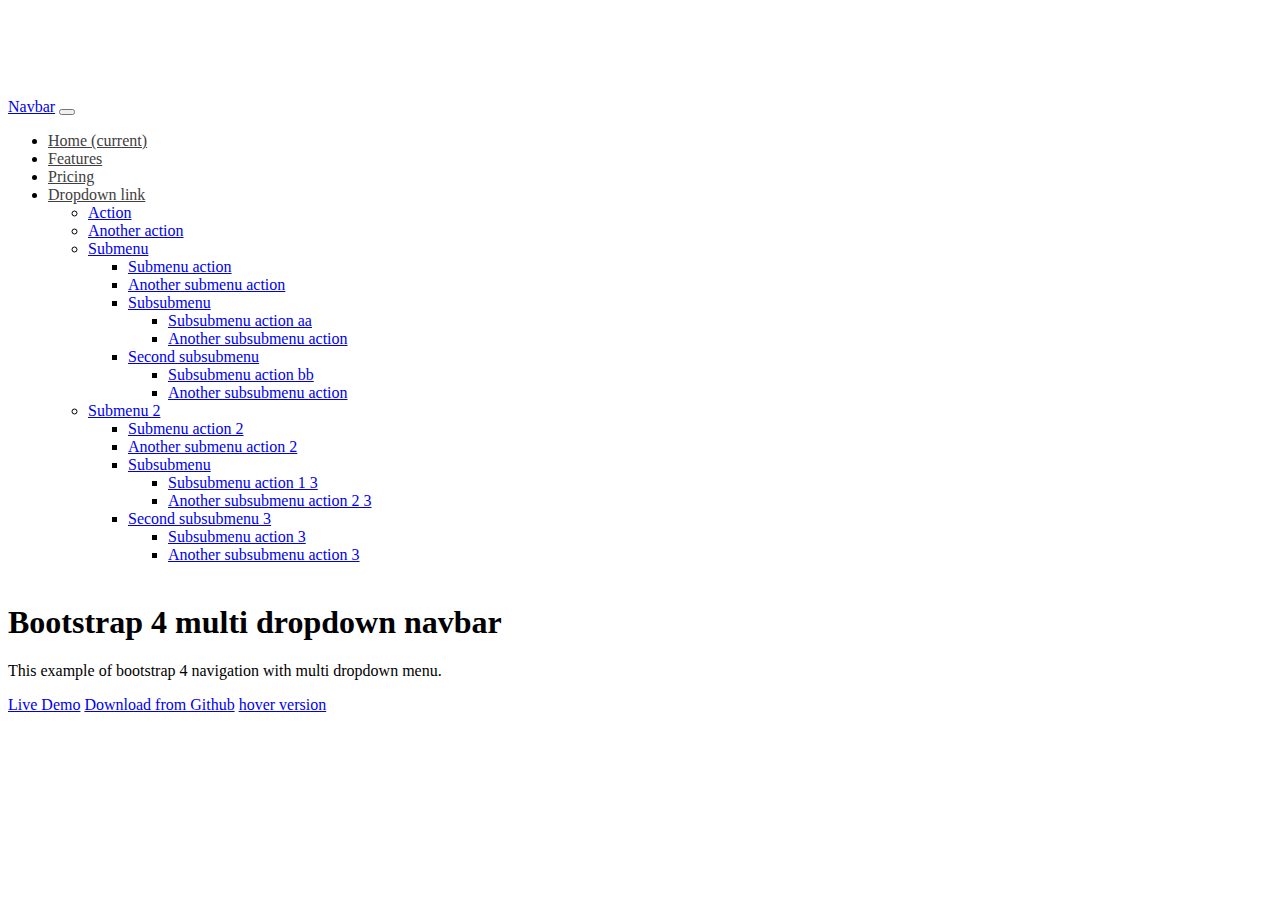
<file: src/main/resources/static/vendor/navbar/index.html>
<!DOCTYPE html>
<html lang="en">
    <head>
        <meta charset="utf-8">
        <meta http-equiv="X-UA-Compatible" content="IE=edge">
        <meta name="viewport" content="width=device-width, initial-scale=1">
        <title>Bootstrap NavBar</title>

        <!-- Bootstrap -->
        <link rel="stylesheet" href="https://maxcdn.bootstrapcdn.com/bootstrap/4.0.0-beta.2/css/bootstrap.min.css" integrity="sha384-PsH8R72JQ3SOdhVi3uxftmaW6Vc51MKb0q5P2rRUpPvrszuE4W1povHYgTpBfshb" crossorigin="anonymous">
        <link href="bootstrap-4-navbar.css" rel="stylesheet">


        <!--Demo purpose css-->
        <style>
            body {
                padding-top: 50px;
            }
            .navbar {
                margin:  40px 0;
            }

        </style>
    </head>
    <body>



        <div class="container">

            <!-- Static navbar -->
            <nav class="navbar navbar-expand-md navbar-light bg-light">
                <a class="navbar-brand" href="#">Navbar</a>
                <button class="navbar-toggler" type="button" data-toggle="collapse" data-target="#navbarNavDropdown" aria-controls="navbarNavDropdown" aria-expanded="false" aria-label="Toggle navigation">
                    <span class="navbar-toggler-icon"></span>
                </button>
                <div class="collapse navbar-collapse" id="navbarNavDropdown">
                    <ul class="navbar-nav">
                        <li class="nav-item active">
                            <a class="nav-link" href="#">Home <span class="sr-only">(current)</span></a>
                        </li>
                        <li class="nav-item">
                            <a class="nav-link" href="#">Features</a>
                        </li>
                        <li class="nav-item">
                            <a class="nav-link" href="#">Pricing</a>
                        </li>
                        <li class="nav-item dropdown">
                            <a class="nav-link dropdown-toggle" href="https://bootstrapthemes.co" id="navbarDropdownMenuLink" data-toggle="dropdown" aria-haspopup="true" aria-expanded="false">
                                Dropdown link
                            </a>
                            <ul class="dropdown-menu" aria-labelledby="navbarDropdownMenuLink">
                                <li><a class="dropdown-item" href="#">Action</a></li>
                                <li><a class="dropdown-item" href="#">Another action</a></li>
                                <li><a class="dropdown-item dropdown-toggle" href="#">Submenu</a>
                                    <ul class="dropdown-menu">
                                        <li><a class="dropdown-item" href="#">Submenu action</a></li>
                                        <li><a class="dropdown-item" href="#">Another submenu action</a></li>


                                        <li><a class="dropdown-item dropdown-toggle" href="#">Subsubmenu</a>
                                            <ul class="dropdown-menu">
                                                <li><a class="dropdown-item" href="#">Subsubmenu action aa</a></li>
                                                <li><a class="dropdown-item" href="#">Another subsubmenu action</a></li>
                                            </ul>
                                        </li>
                                        <li><a class="dropdown-item dropdown-toggle" href="#">Second subsubmenu</a>
                                            <ul class="dropdown-menu">
                                                <li><a class="dropdown-item" href="#">Subsubmenu action bb</a></li>
                                                <li><a class="dropdown-item" href="#">Another subsubmenu action</a></li>
                                            </ul>
                                        </li>
                                    </ul>
                                </li>
                                <li><a class="dropdown-item dropdown-toggle" href="#">Submenu 2</a>
                                    <ul class="dropdown-menu">
                                        <li><a class="dropdown-item" href="#">Submenu action 2</a></li>
                                        <li><a class="dropdown-item" href="#">Another submenu action 2</a></li>


                                        <li><a class="dropdown-item dropdown-toggle" href="#">Subsubmenu</a>
                                            <ul class="dropdown-menu">
                                                <li><a class="dropdown-item" href="#">Subsubmenu action 1 3</a></li>
                                                <li><a class="dropdown-item" href="#">Another subsubmenu action 2 3</a></li>
                                            </ul>
                                        </li>
                                        <li><a class="dropdown-item dropdown-toggle" href="#">Second subsubmenu 3</a>
                                            <ul class="dropdown-menu">
                                                <li><a class="dropdown-item" href="#">Subsubmenu action 3 </a></li>
                                                <li><a class="dropdown-item" href="#">Another subsubmenu action 3</a></li>
                                            </ul>
                                        </li>
                                    </ul>
                                </li>
                            </ul>
                        </li>
                    </ul>
                </div>
            </nav>

            <!-- Main component for a primary marketing message or call to action -->
            <div class="jumbotron">
                <h1>Bootstrap 4 multi dropdown navbar</h1>
                <p>This example of bootstrap 4 navigation with multi dropdown menu.</p>
                <p>
                    <a class="btn btn-lg btn-danger" href="https://bootstrapthemes.co/demo/resource/bootstrap-4-multi-dropdown-navbar/" target="_blank" role="button">Live Demo</a>
                    <a class="btn btn-lg btn-primary" href="https://github.com/bootstrapthemesco/bootstrap-4-multi-dropdown-navbar"  target="_blank" role="button">Download from Github</a>
                    <a class="btn btn-lg btn-info" href="https://bootstrapthemes.co/demo/resource/bootstrap-4-multi-dropdown-hover-navbar/"  target="_blank" role="button">hover version</a>
                </p>
            </div>

        </div> <!-- /container -->






        <script src="https://code.jquery.com/jquery-3.2.1.slim.min.js" integrity="sha384-KJ3o2DKtIkvYIK3UENzmM7KCkRr/rE9/Qpg6aAZGJwFDMVNA/GpGFF93hXpG5KkN" crossorigin="anonymous"></script>
        <script src="https://cdnjs.cloudflare.com/ajax/libs/popper.js/1.12.3/umd/popper.min.js" integrity="sha384-vFJXuSJphROIrBnz7yo7oB41mKfc8JzQZiCq4NCceLEaO4IHwicKwpJf9c9IpFgh" crossorigin="anonymous"></script>
        <script src="https://maxcdn.bootstrapcdn.com/bootstrap/4.0.0-beta.2/js/bootstrap.min.js" integrity="sha384-alpBpkh1PFOepccYVYDB4do5UnbKysX5WZXm3XxPqe5iKTfUKjNkCk9SaVuEZflJ" crossorigin="anonymous"></script>

        <script src="bootstrap-4-navbar.js"></script>
    </body>
</html>
</file>
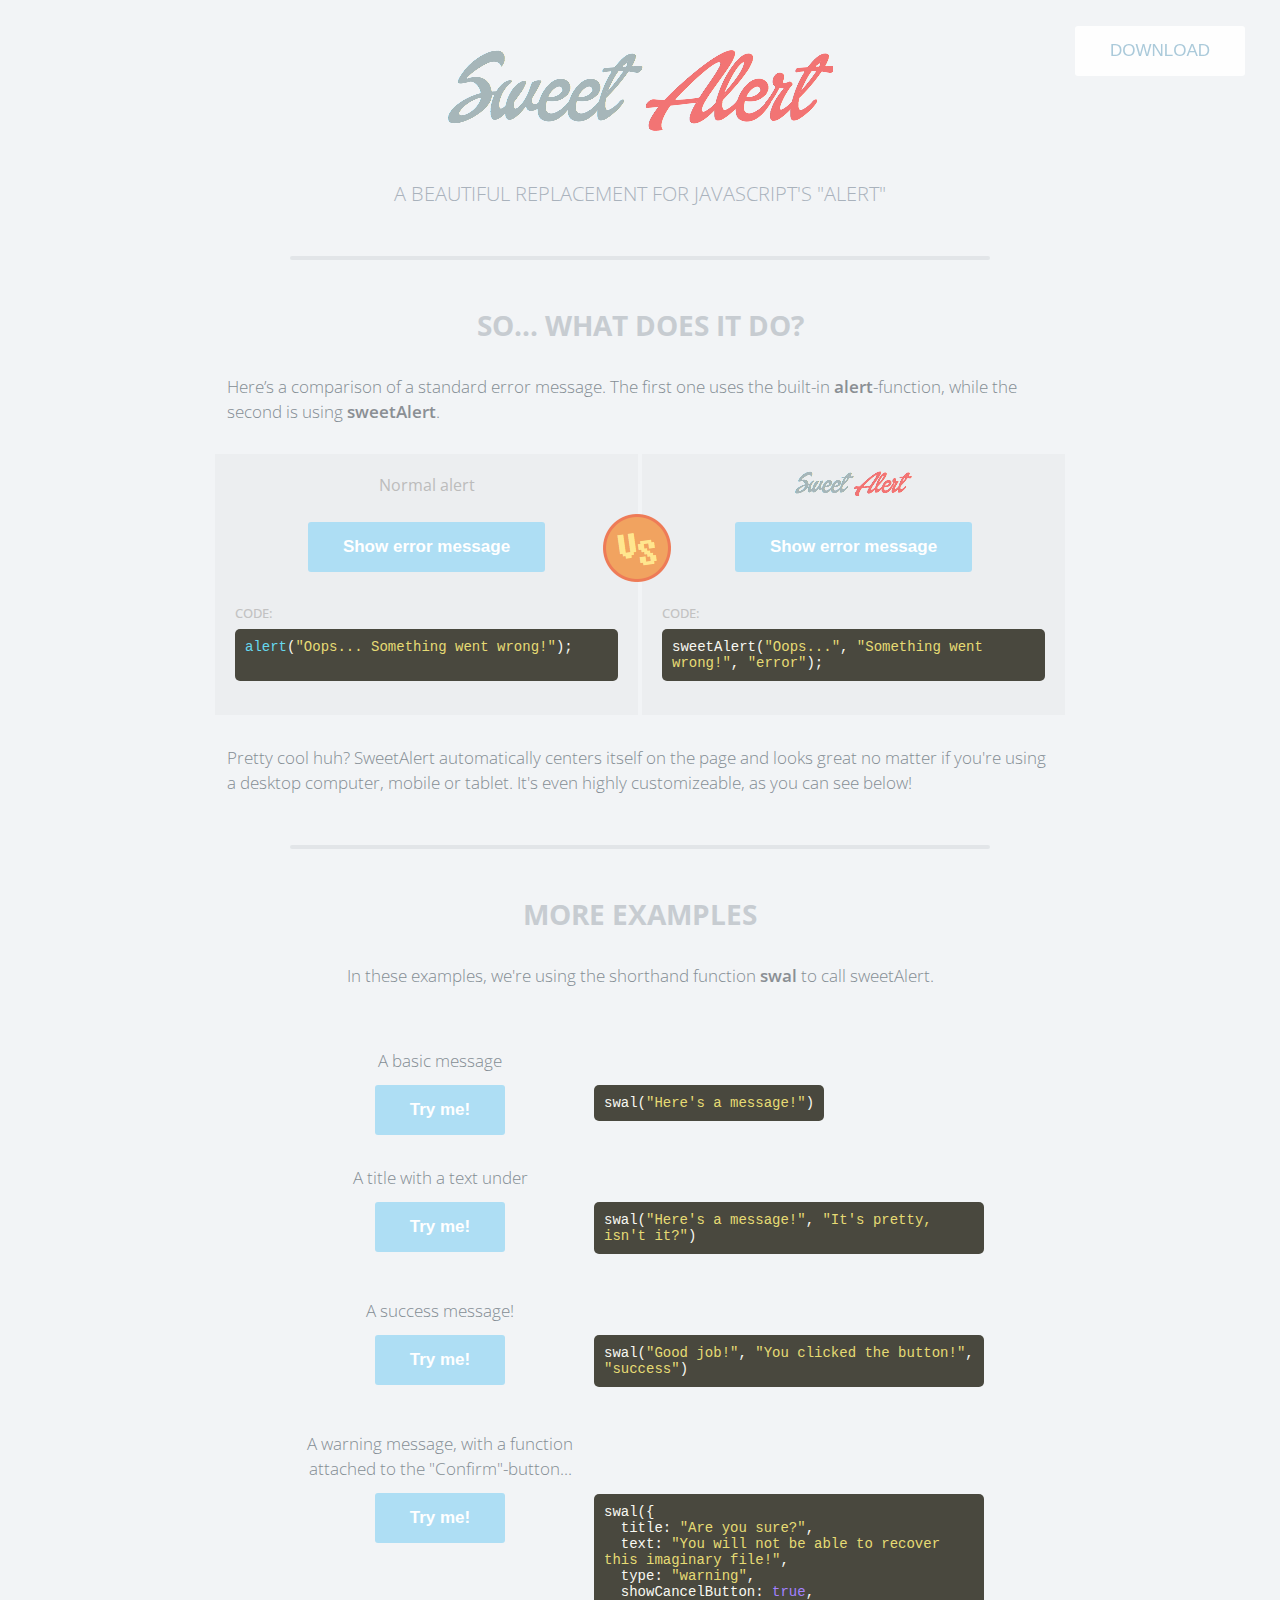
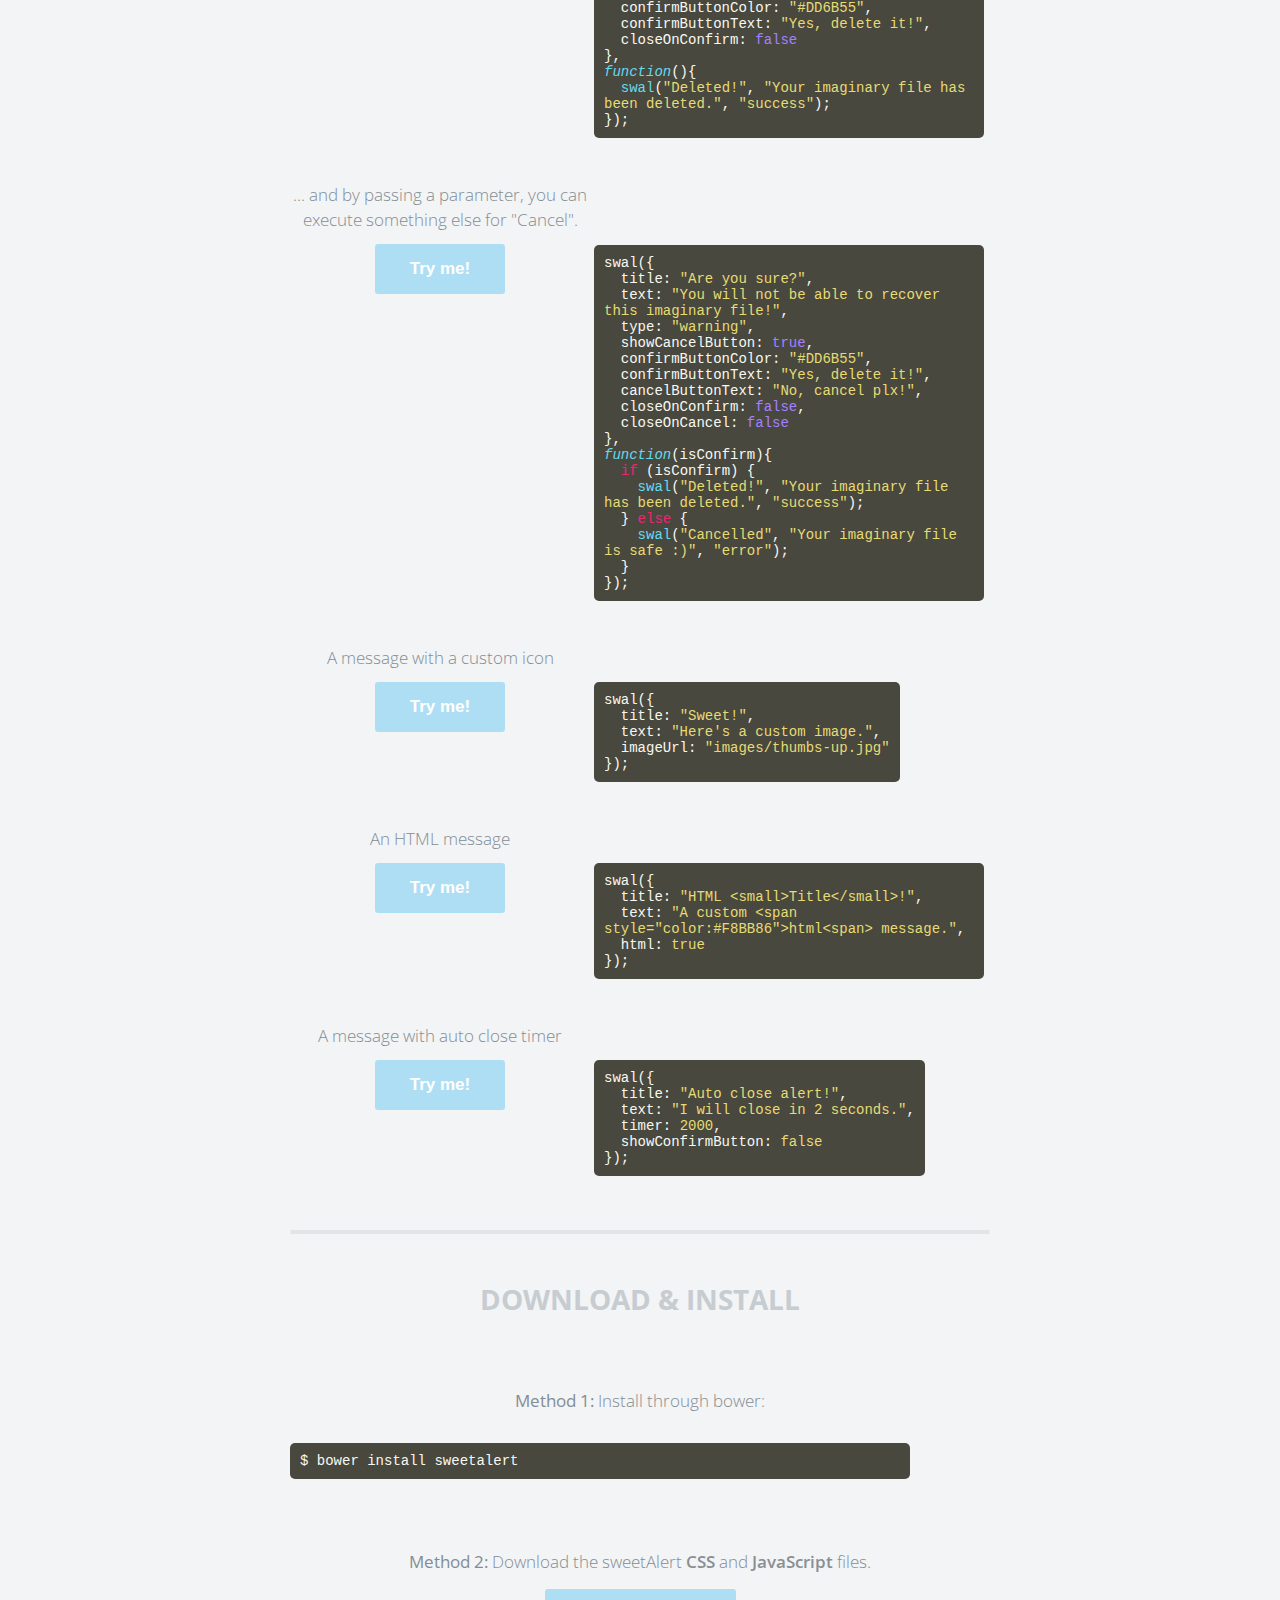
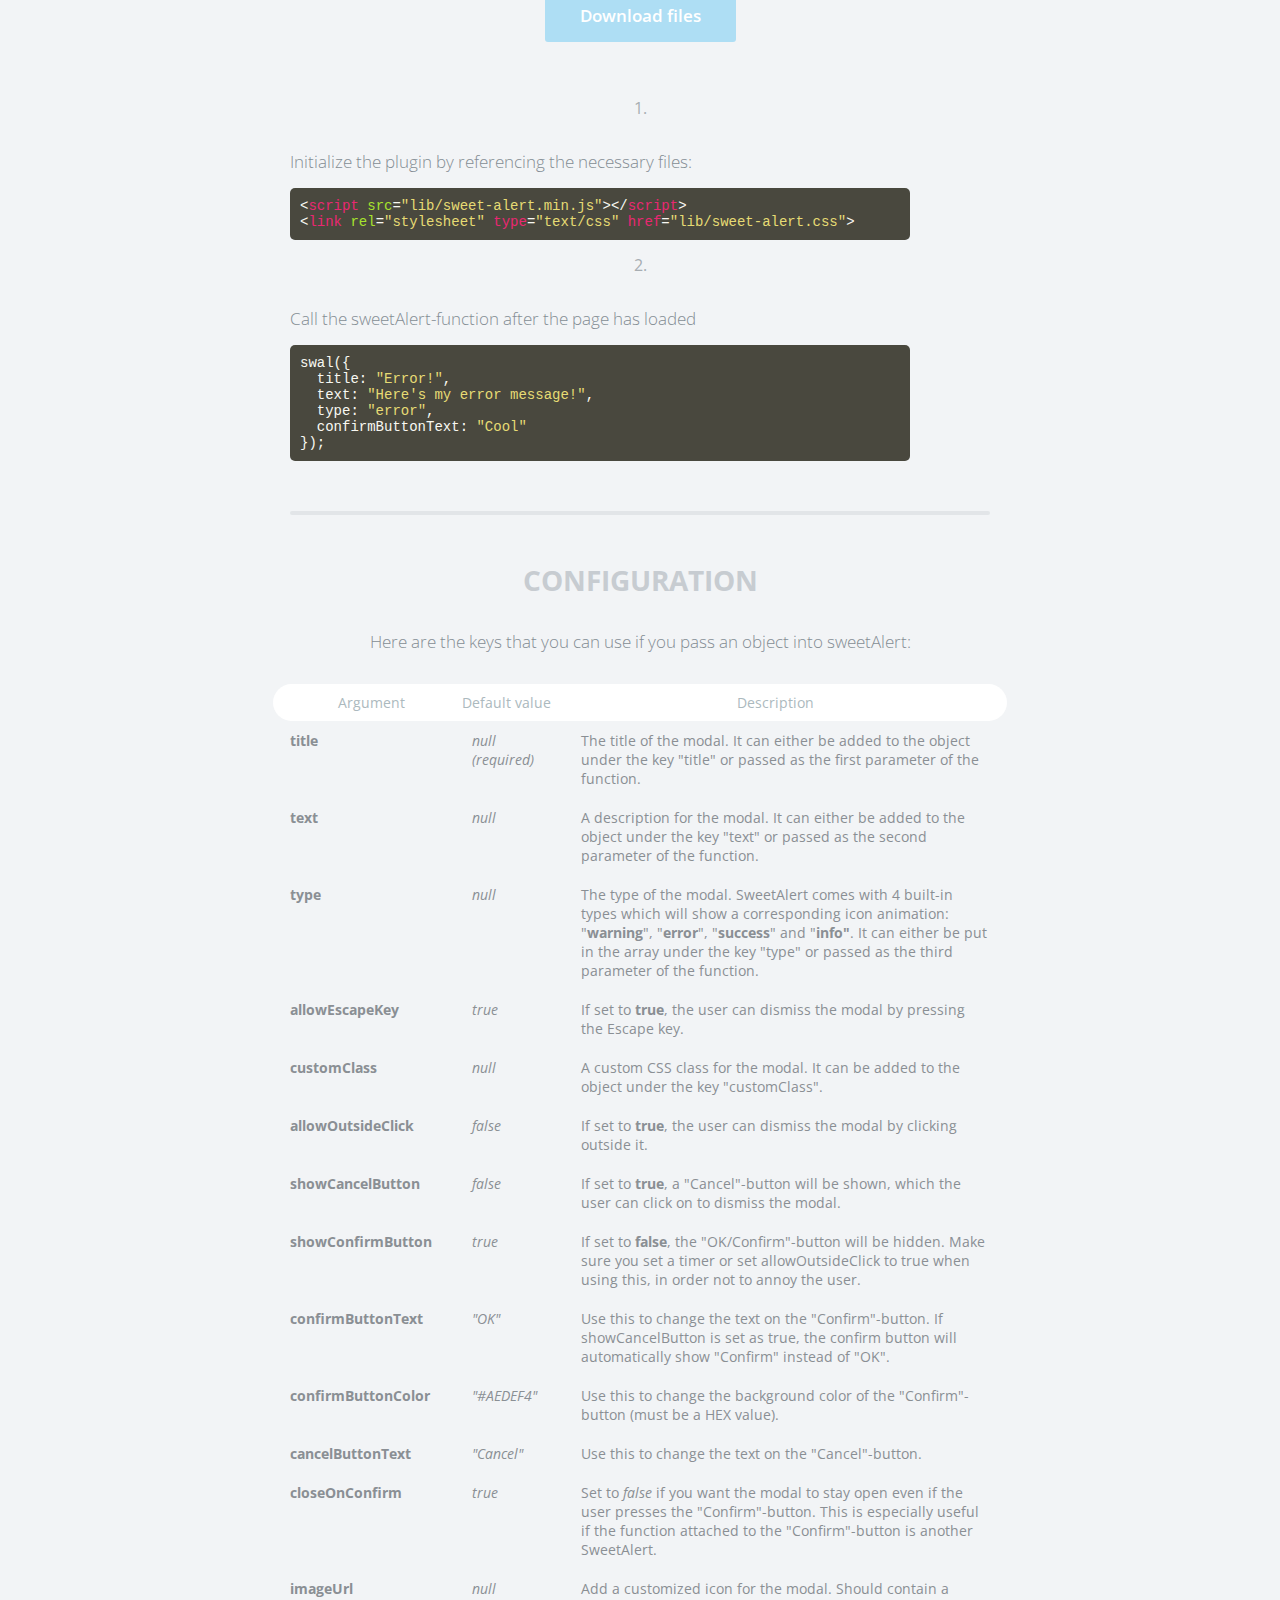
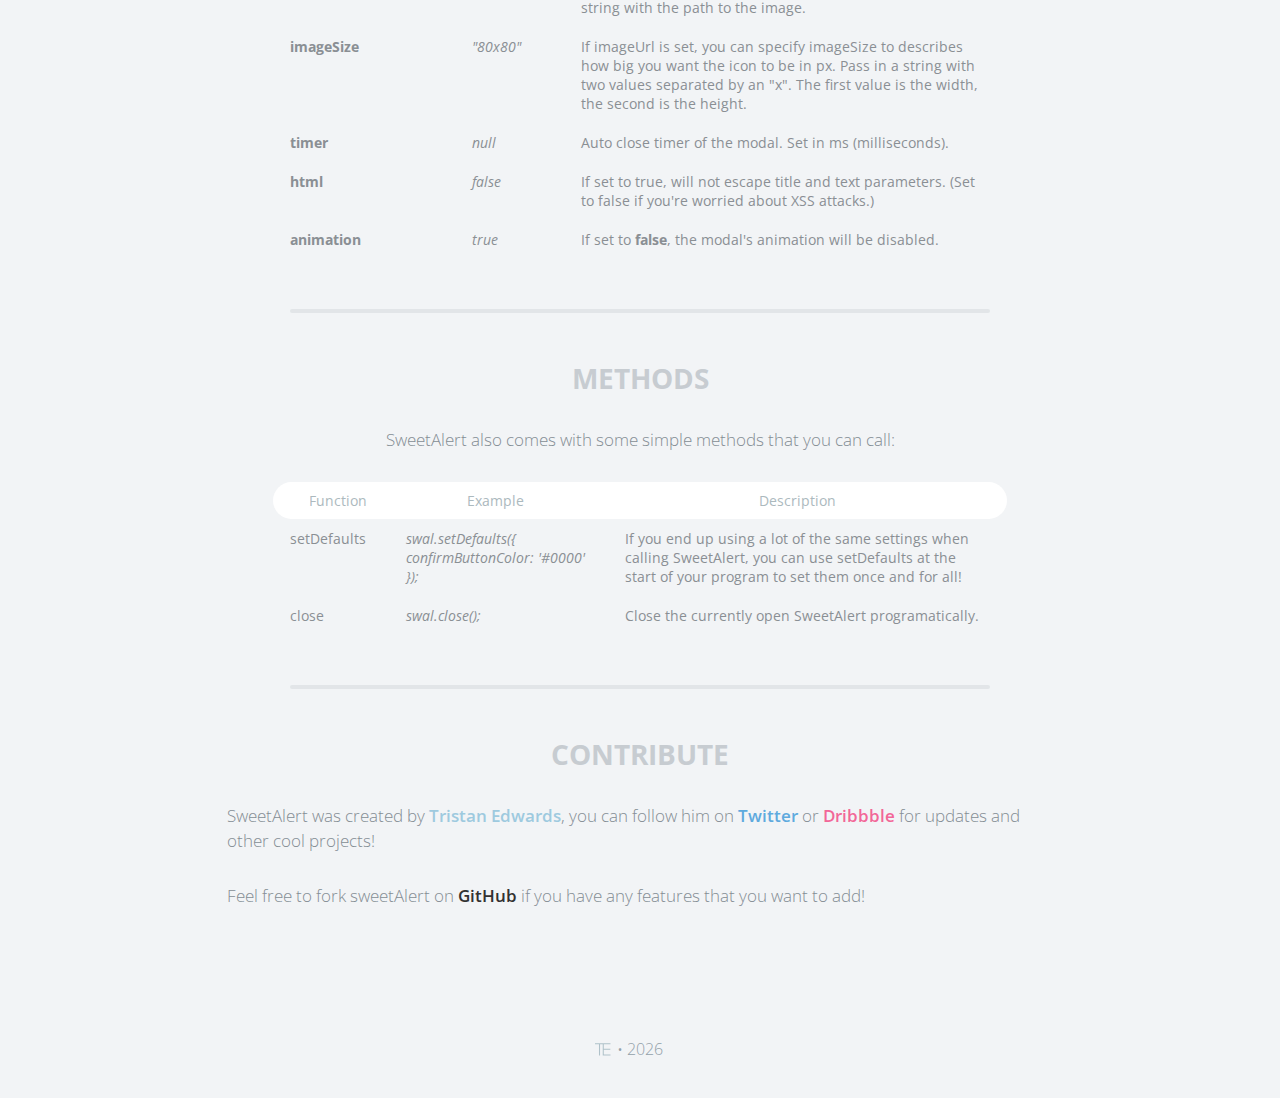
<file: src/main/resources/static/js/sweetalert/example/index.html>
<!doctype html>

<html>

<head>
  <meta charset="utf-8">
  <meta name="viewport" content="width=device-width, initial-scale=1, maximum-scale=1, user-scalable=0" />
  <title>SweetAlert</title>
  
  <link rel="stylesheet" href="./example.css">

  <!-- This is what you need -->
  <script src="../lib/sweet-alert.min.js"></script>
  <link rel="stylesheet" href="../lib/sweet-alert.css">
  <!--.......................-->

</head>

<body>

<h1>Sweet Alert</h1>
<h2>A beautiful replacement for Javascript's "Alert"</h2>
<button class="download">Download</button>

<!-- What does it do? -->
<h3>So... What does it do?</h3>
<p>Here’s a comparison of a standard error message. The first one uses the built-in <strong>alert</strong>-function, while the second is using <strong>sweetAlert</strong>.</p>

<div class="showcase normal">
	<h4>Normal alert</h4>
	<button>Show error message</button>

	<h5>Code:</h5>
	<pre><span class="func">alert</span>(<span class="str">"Oops... Something went wrong!"</span>);

	</pre>

	<div class="vs-icon"></div>
</div>

<div class="showcase sweet">
	<h4>Sweet Alert</h4>
	<button>Show error message</button>

	<h5>Code:</h5>
	<pre>sweetAlert(<span class="str">"Oops..."</span>, <span class="str">"Something went wrong!"</span>, <span class="str">"error"</span>);</pre>
</div>

<p>Pretty cool huh? SweetAlert automatically centers itself on the page and looks great no matter if you're using a desktop computer, mobile or tablet. It's even highly customizeable, as you can see below!</p>


<!-- Examples -->
<h3>More examples</h3>

<p class="center">In these examples, we're using the shorthand function <strong>swal</strong> to call sweetAlert.</p>

<ul class="examples">

	<li class="message">
		<div class="ui">
			<p>A basic message</p>
			<button>Try me!</button>
		</div>
		<pre>swal(<span class="str">"Here's a message!"</span>)</pre>
	</li>

	<li class="title-text">
		<div class="ui">
			<p>A title with a text under</p>
			<button>Try me!</button>
		</div>
		<pre>swal(<span class="str">"Here's a message!"</span>, <span class="str">"It's pretty, isn't it?"</span>)</pre>
	</li>

	<li class="success">
		<div class="ui">
			<p>A success message!</p>
			<button>Try me!</button>
		</div>
		<pre>swal(<span class="str">"Good job!"</span>, <span class="str">"You clicked the button!"</span>, <span class="str">"success"</span>)</pre>
	</li>

	<li class="warning confirm">
		<div class="ui">
			<p>A warning message, with a function attached to the "Confirm"-button...</p>
			<button>Try me!</button>
		</div>
		<pre>swal({
&nbsp;&nbsp;title: <span class="str">"Are you sure?"</span>,
&nbsp;&nbsp;text: <span class="str">"You will not be able to recover this imaginary file!"</span>,
&nbsp;&nbsp;type: <span class="str">"warning"</span>,
&nbsp;&nbsp;showCancelButton: <span class="val">true</span>,
&nbsp;&nbsp;confirmButtonColor: <span class="str">"#DD6B55"</span>,
&nbsp;&nbsp;confirmButtonText: <span class="str">"Yes, delete it!"</span>,
&nbsp;&nbsp;closeOnConfirm: <span class="val">false</span>
},
<span class="func"><i>function</i></span>(){
&nbsp;&nbsp;<span class="func">swal</span>(<span class="str">"Deleted!"</span>, <span class="str">"Your imaginary file has been deleted."</span>, <span class="str">"success"</span>);
});</pre>
	</li>

	<li class="warning cancel">
		<div class="ui">
			<p>... and by passing a parameter, you can execute something else for "Cancel".</p>
			<button>Try me!</button>
		</div>
		<pre>swal({
&nbsp;&nbsp;title: <span class="str">"Are you sure?"</span>,
&nbsp;&nbsp;text: <span class="str">"You will not be able to recover this imaginary file!"</span>,
&nbsp;&nbsp;type: <span class="str">"warning"</span>,
&nbsp;&nbsp;showCancelButton: <span class="val">true</span>,
&nbsp;&nbsp;confirmButtonColor: <span class="str">"#DD6B55"</span>,
&nbsp;&nbsp;confirmButtonText: <span class="str">"Yes, delete it!"</span>,
&nbsp;&nbsp;cancelButtonText: <span class="str">"No, cancel plx!"</span>,
&nbsp;&nbsp;closeOnConfirm: <span class="val">false</span>,
&nbsp;&nbsp;closeOnCancel: <span class="val">false</span>
},
<span class="func"><i>function</i></span>(isConfirm){
&nbsp;&nbsp;<span class="tag">if</span> (isConfirm) {
&nbsp;&nbsp;&nbsp;&nbsp;<span class="func">swal</span>(<span class="str">"Deleted!"</span>, <span class="str">"Your imaginary file has been deleted."</span>, <span class="str">"success"</span>);
&nbsp;&nbsp;} <span class="tag">else</span> {
	&nbsp;&nbsp;&nbsp;&nbsp;<span class="func">swal</span>(<span class="str">"Cancelled"</span>, <span class="str">"Your imaginary file is safe :)"</span>, <span class="str">"error"</span>);
&nbsp;&nbsp;}
});</pre>
	</li>

	<li class="custom-icon">
		<div class="ui">
			<p>A message with a custom icon</p>
			<button>Try me!</button>
		</div>
		<pre>swal({
&nbsp;&nbsp;title: <span class="str">"Sweet!"</span>,
&nbsp;&nbsp;text: <span class="str">"Here's a custom image."</span>,
&nbsp;&nbsp;imageUrl: <span class="str">"images/thumbs-up.jpg"</span>
});</pre>
	</li>

	<li class="message-html">
		<div class="ui">
			<p>An HTML message</p>
			<button>Try me!</button>
		</div>
		<pre>swal({
&nbsp;&nbsp;title: <span class="str">"HTML &lt;small&gt;Title&lt;/small&gt;!"</span>,
&nbsp;&nbsp;text: <span class="str">"A custom &lt;span style="color:#F8BB86"&gt;html&lt;span&gt; message."</span>,
&nbsp;&nbsp;html: <span class="str">true</span>
});</pre>
	</li>

	<li class="timer">
		<div class="ui">
			<p>A message with auto close timer</p>
			<button>Try me!</button>
		</div>
		<pre>swal({
&nbsp;&nbsp;title: <span class="str">"Auto close alert!"</span>,
&nbsp;&nbsp;text: <span class="str">"I will close in 2 seconds."</span>,
&nbsp;&nbsp;timer: <span class="str">2000</span>,
&nbsp;&nbsp;showConfirmButton: <span class="str">false</span>
});</pre>
	</li>

</ul>


<!-- Download & Install -->
<h3 id="download-section">Download & install</h3>

<div class="center-container">
	<p class="center"><b>Method 1:</b> Install through bower:</p>
	<pre class="center">$ bower install sweetalert</pre>
</div>

<p class="center"><b>Method 2:</b> Download the sweetAlert <strong>CSS</strong> and <strong>JavaScript</strong> files.</p>

<a class="button" href="https://github.com/t4t5/sweetalert/archive/master.zip" download>Download files</a>

<ol>
	<li>
		<p>Initialize the plugin by referencing the necessary files:</p>
		<pre>&lt;<span class="tag">script</span> <span class="attr">src</span>=<span class="str">"lib/sweet-alert.min.js"</span>&gt;&lt;/<span class="tag">script</span>&gt;
&lt;<span class="tag">link</span> <span class="attr">rel</span>=<span class="str">"stylesheet"</span> <span class="tag">type</span>=<span class="str">"text/css"</span> <span class="tag">href</span>=<span class="str">"lib/sweet-alert.css"</span>&gt;</pre>
	</li>

	<li>
		<p>Call the sweetAlert-function after the page has loaded</p>
		<pre>swal({
&nbsp;&nbsp;title: <span class="str">"Error!"</span>,
&nbsp;&nbsp;text: <span class="str">"Here's my error message!"</span>,
&nbsp;&nbsp;type: <span class="str">"error"</span>,
&nbsp;&nbsp;confirmButtonText: <span class="str">"Cool"</span>
});
</pre>
	</li>
</ol>



<!-- Configuration -->
<h3>Configuration</h3>

<p class="center">Here are the keys that you can use if you pass an object into sweetAlert:</p>

<table>
	<tr class="titles">
		<th>
			<div class="border-left"></div>
			Argument
		</th>
		<th>Default value</th>
		<th>
			<div class="border-right"></div>
			Description
		</th>
	</tr>
	<tr>
		<td><b>title</b></td>
		<td><i>null (required)</i></td>
		<td>The title of the modal. It can either be added to the object under the key "title" or passed as the first parameter of the function.</td>
	</tr>
	<tr>
		<td><b>text</b></td>
		<td><i>null</i></td>
		<td>A description for the modal. It can either be added to the object under the key "text" or passed as the second parameter of the function.</td>
	</tr>
	<tr>
		<td><b>type</b></td>
		<td><i>null</i></td>
		<td>The type of the modal. SweetAlert comes with 4 built-in types which will show a corresponding icon animation: "<strong>warning</strong>", "<strong>error</strong>", "<strong>success</strong>" and "<strong>info"</strong>. It can either be put in the array under the key "type" or passed as the third parameter of the function.</td>
	</tr>
        <tr>
                <td><b>allowEscapeKey</b></td>
                <td><i>true</i></td>
                <td>If set to <strong>true</strong>, the user can dismiss the modal by pressing the Escape key.</td>
        </tr>
	<tr>
		<td><b>customClass</b></td>
		<td><i>null</i></td>
		<td>A custom CSS class for the modal. It can be added to the object under the key "customClass".</td>
	</tr>
	<tr>
		<td><b>allowOutsideClick</b></td>
		<td><i>false</i></td>
		<td>If set to <strong>true</strong>, the user can dismiss the modal by clicking outside it.</td>
	</tr>
	<tr>
		<td><b>showCancelButton</b></td>
		<td><i>false</i></td>
		<td>If set to <strong>true</strong>, a "Cancel"-button will be shown, which the user can click on to dismiss the modal.</td>
	</tr>
	<tr>
		<td><b>showConfirmButton</b></td>
		<td><i>true</i></td>
		<td>If set to <strong>false</strong>, the "OK/Confirm"-button will be hidden. Make sure you set a timer or set allowOutsideClick to true when using this, in order not to annoy the user.</td>
	</tr>
	<tr>
		<td><b>confirmButtonText</b></td>
		<td><i>"OK"</i></td>
		<td>Use this to change the text on the "Confirm"-button. If showCancelButton is set as true, the confirm button will automatically show "Confirm" instead of "OK".</td>
	</tr>
	<tr>
		<td><b>confirmButtonColor</b></td>
		<td><i>"#AEDEF4"</i></td>
		<td>Use this to change the background color of the "Confirm"-button (must be a HEX value).</td>
	</tr>
	<tr>
		<td><b>cancelButtonText</b></td>
		<td><i>"Cancel"</i></td>
		<td>Use this to change the text on the "Cancel"-button.</td>
	</tr>
	<tr>
		<td><b>closeOnConfirm</b></td>
		<td><i>true</i></td>
		<td>Set to <i>false</i> if you want the modal to stay open even if the user presses the "Confirm"-button. This is especially useful if the function attached to the "Confirm"-button is another SweetAlert.</td>
	</tr>
	<tr>
		<td><b>imageUrl</b></td>
		<td><i>null</i></td>
		<td>Add a customized icon for the modal. Should contain a string with the path to the image.</td>
	</tr>
	<tr>
		<td><b>imageSize</b></td>
		<td><i>"80x80"</i></td>
		<td>If imageUrl is set, you can specify imageSize to describes how big you want the icon to be in px. Pass in a string with two values separated by an "x". The first value is the width, the second is the height.</td>
	</tr>
	<tr>
		<td><b>timer</b></td>
		<td><i>null</i></td>
		<td>Auto close timer of the modal. Set in ms (milliseconds).</td>
	</tr>
	<tr>
		<td><b>html</b></td>
		<td><i>false</i></td>
		<td>If set to true, will not escape title and text parameters. (Set to false if you're worried about XSS attacks.)</td>
	</tr>
	<tr>
		<td><b>animation</b></td>
		<td><i>true</i></td>
		<td>If set to <strong>false</strong>, the modal's animation will be disabled.</td>
	</tr>
</table>


<!-- Methods -->
<h3>Methods</h3>

<p class="center">SweetAlert also comes with some simple methods that you can call:</p>

<table>
	<tr class="titles">
		<th>
			<div class="border-left"></div>
			Function
		</th>
		<th>Example</th>
		<th>
			<div class="border-right"></div>
			Description
		</th>
	</tr>
	<tr>
		<td>setDefaults</td>
		<td><i>swal.setDefaults({ confirmButtonColor: '#0000' });</i></td>
		<td>If you end up using a lot of the same settings when calling SweetAlert, you can use setDefaults at the start of your program to set them once and for all!</td>
	</tr>
	<tr>
		<td>close</td>
		<td><i>swal.close();</i></td>
		<td>Close the currently open SweetAlert programatically.</td>
	</tr>
</table>



<!-- Contribute -->
<h3>Contribute</h3>
<p>SweetAlert was created by <a href="http://tristanedwards.me" target="_blank">Tristan Edwards</a>, you can follow him on <a href="https://twitter.com/t4t5" target="_blank" class="twitter">Twitter</a> or <a href="https://dribbble.com/tristanedwards" target="_blank" class="dribbble">Dribbble</a> for updates and other cool projects!</p>
<p>Feel free to fork sweetAlert on <a href="https://github.com/t4t5/sweetalert" class="github">GitHub</a> if you have any features that you want to add!</p>


<footer>
	<span class="te-logo">TE</span> • <script>document.write(new Date().getFullYear())</script>
</footer>


<script>

document.querySelector('button.download').onclick = function(){
	$("html, body").animate({ scrollTop: $("#download-section").offset().top }, 1000);
};

document.querySelector('.showcase.normal button').onclick = function(){
	alert("Oops... Something went wrong!");
};

document.querySelector('.showcase.sweet button').onclick = function(){
	swal("Oops...", "Something went wrong!", "error");
};

document.querySelector('ul.examples li.message button').onclick = function(){
	swal("Here's a message!");
};

document.querySelector('ul.examples li.timer button').onclick = function(){
	swal({
		title: "Auto close alert!",
		text: "I will close in 2 seconds.",
		timer: 2000,
		showConfirmButton: false
	});
};

document.querySelector('ul.examples li.title-text button').onclick = function(){
	swal("Here's a message!", "It's pretty, isn't it?");
};

document.querySelector('ul.examples li.success button').onclick = function(){
	swal("Good job!", "You clicked the button!", "success");
};

document.querySelector('ul.examples li.warning.confirm button').onclick = function(){
	swal({
		title: "Are you sure?",
		text: "You will not be able to recover this imaginary file!",
		type: "warning",
		showCancelButton: true,
		confirmButtonColor: '#DD6B55',
		confirmButtonText: 'Yes, delete it!',
		closeOnConfirm: false
	},
	function(){
		swal("Deleted!", "Your imaginary file has been deleted!", "success");
	});
};

document.querySelector('ul.examples li.warning.cancel button').onclick = function(){
	swal({
		title: "Are you sure?",
		text: "You will not be able to recover this imaginary file!",
		type: "warning",
		showCancelButton: true,
		confirmButtonColor: '#DD6B55',
		confirmButtonText: 'Yes, delete it!',
		cancelButtonText: "No, cancel plx!",
		closeOnConfirm: false,
		closeOnCancel: false
	},
	function(isConfirm){
    if (isConfirm){
      swal("Deleted!", "Your imaginary file has been deleted!", "success");
    } else {
      swal("Cancelled", "Your imaginary file is safe :)", "error");
    }
	});
};

document.querySelector('ul.examples li.custom-icon button').onclick = function(){
	swal({
		title: "Sweet!",
		text: "Here's a custom image.",
		imageUrl: 'images/thumbs-up.jpg'
	});
};

document.querySelector('ul.examples li.message-html button').onclick = function(){
	swal({
		title: "HTML <small>Title</small>!",
		text: 'A custom <span style="color:#F8BB86">html<span> message.',
		html: true
	});
};

</script>



</body>

</html>
</file>
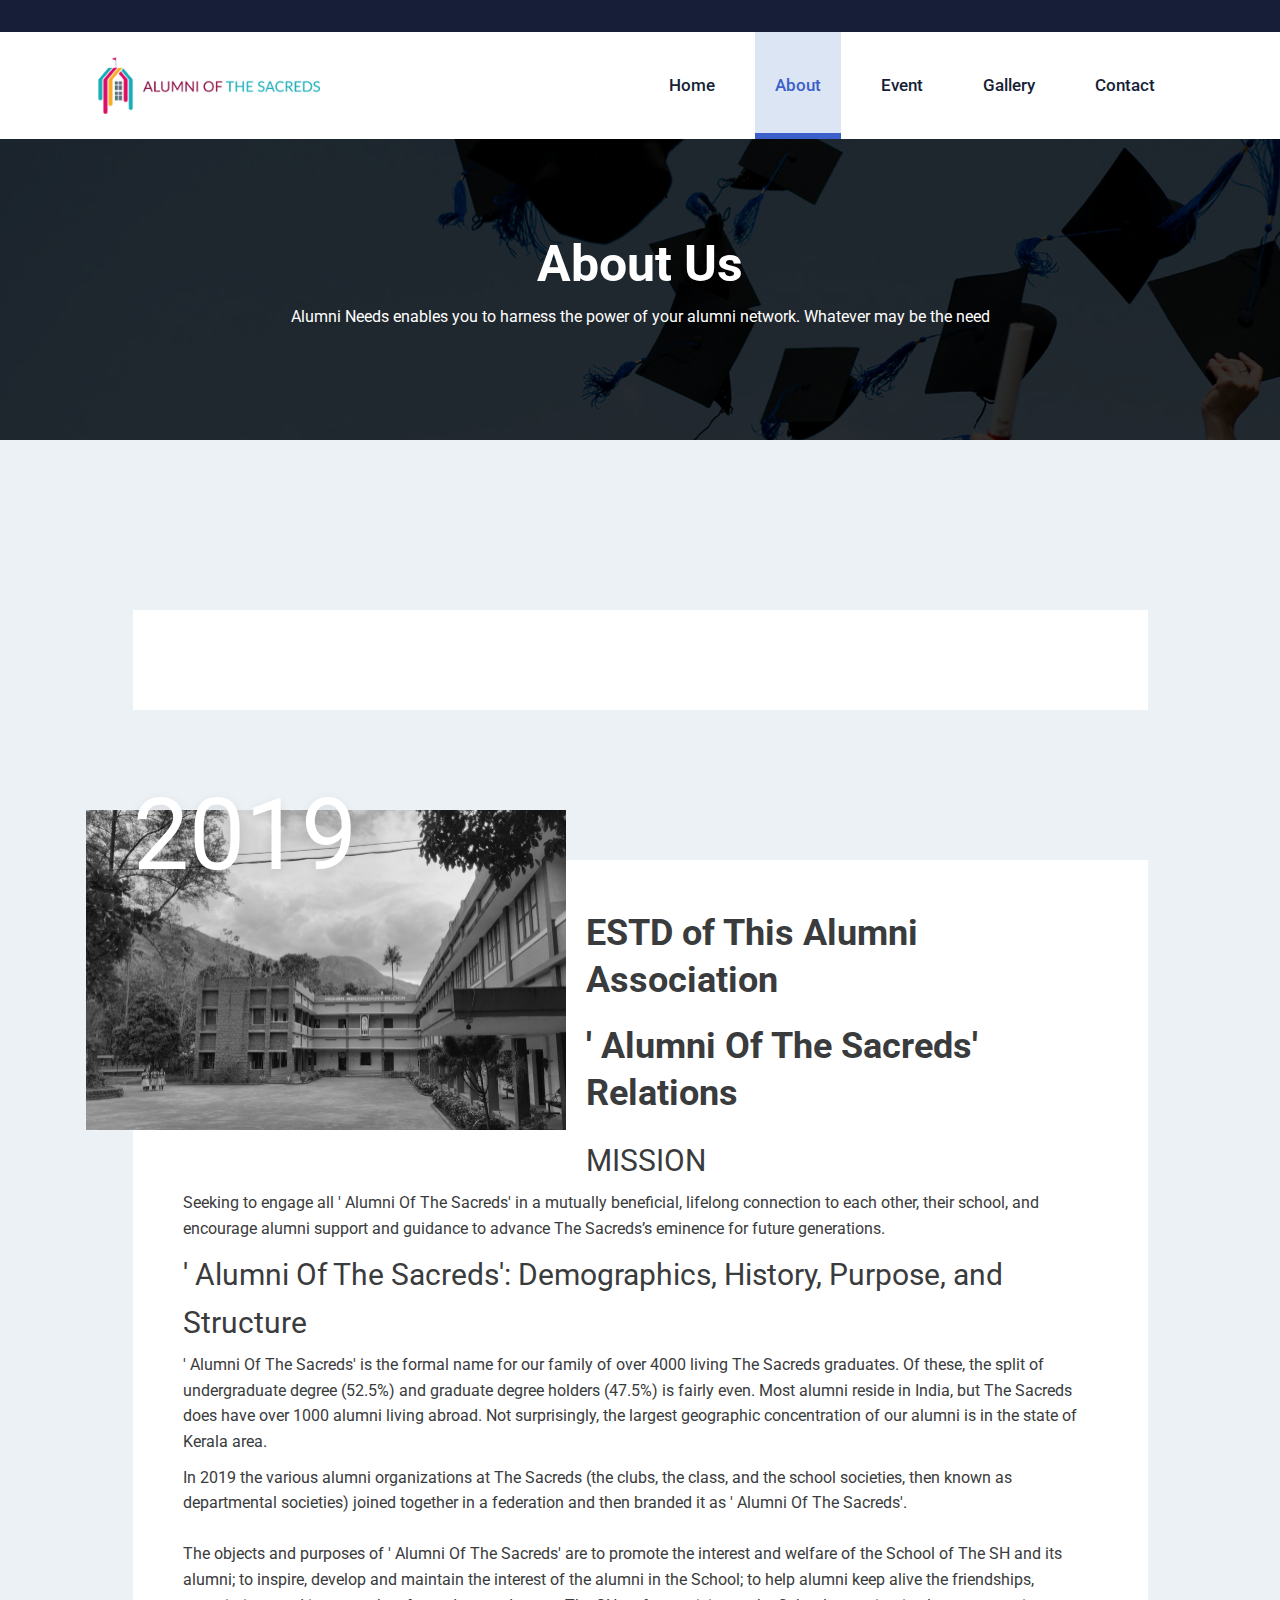
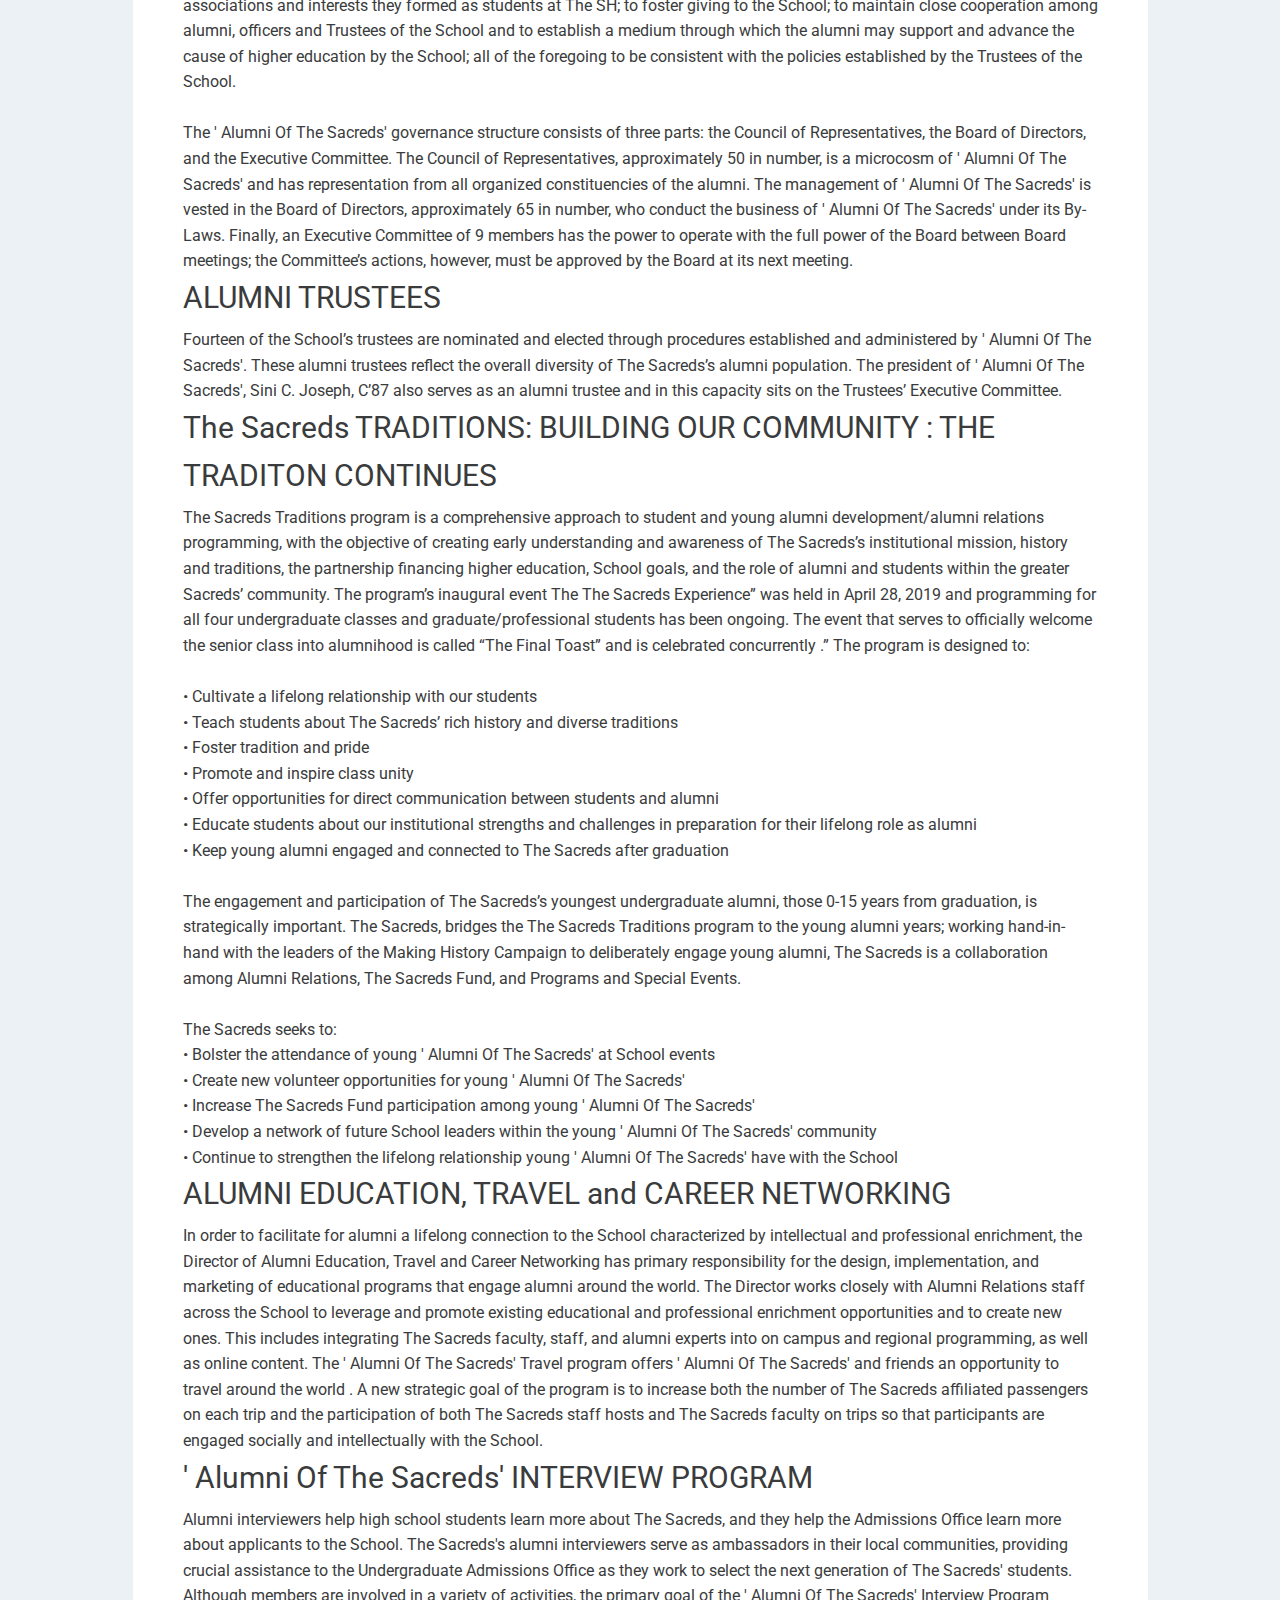
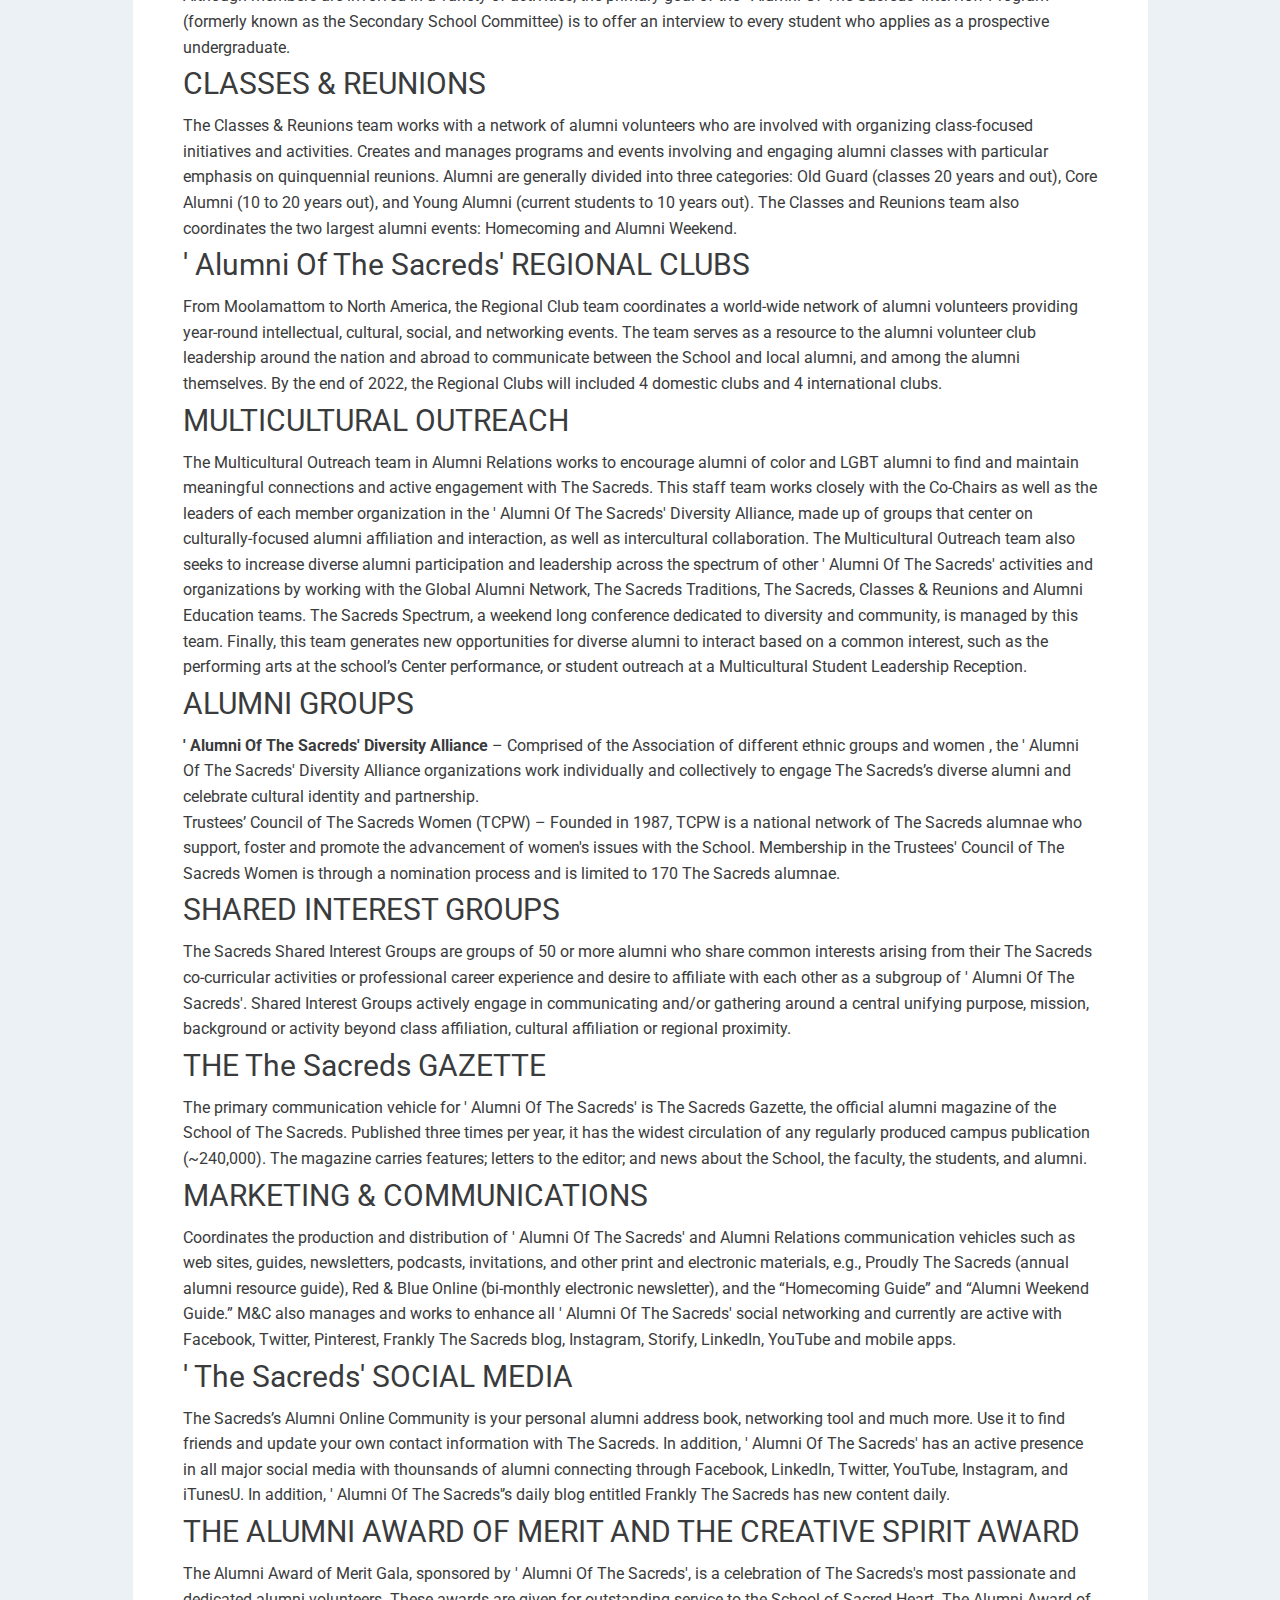
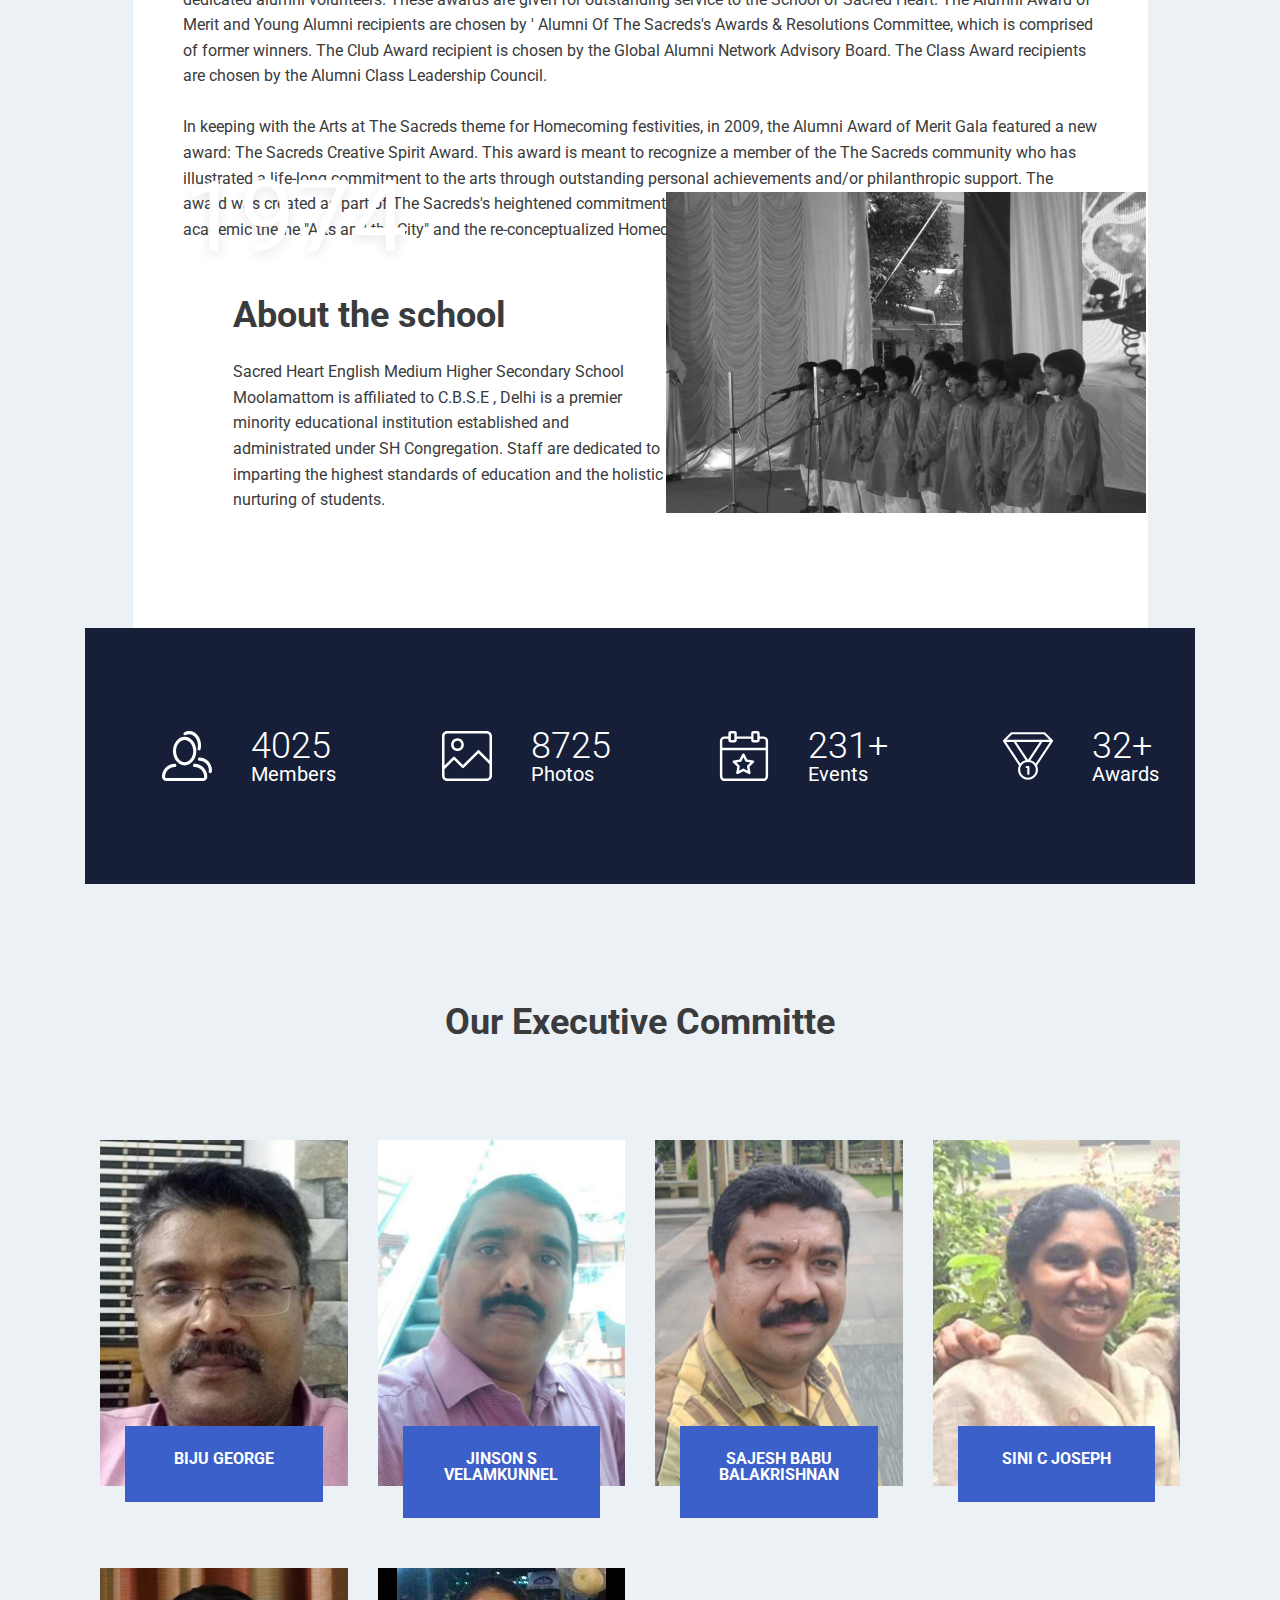
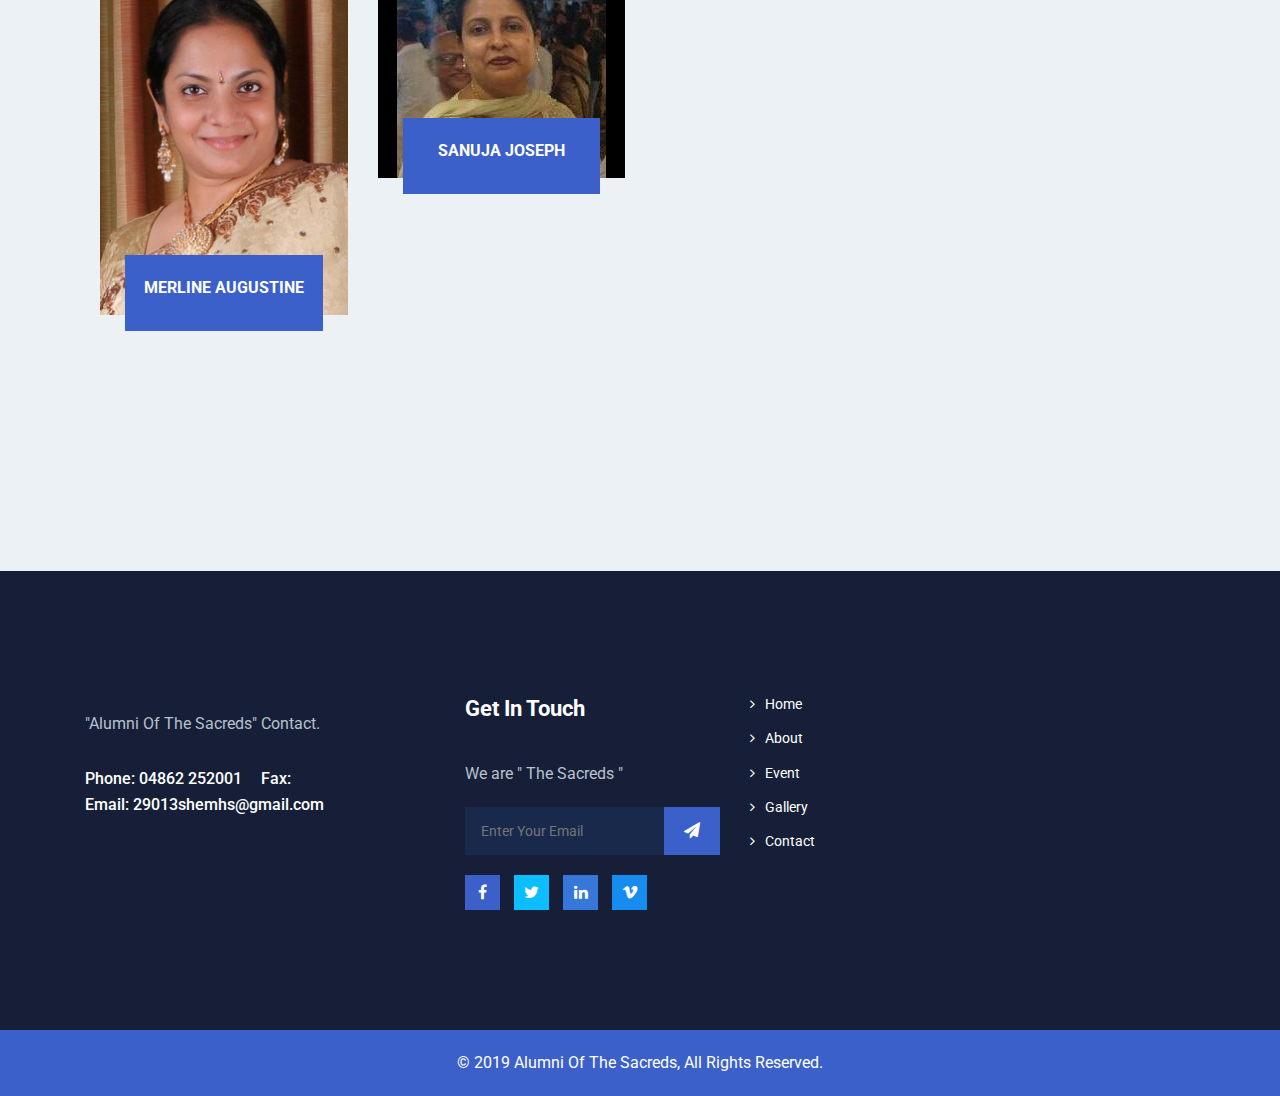
<file: src/main/resources/static/about.html>
<!DOCTYPE html>
<html class="no-js" lang="zxx">
<head>
    <meta charset="utf-8">
    <meta http-equiv="X-UA-Compatible" content="IE=edge">
    <meta name="viewport" content="width=device-width, initial-scale=1.0">

    <title>SHAlumni</title>

    <meta name="description" content="simple description for your site">
<meta name="keywords" content="keyword1, keyword2">
<meta name="author" content="Jobz">

<!-- twitter card starts from here, if you don't need remove this section -->
<meta name="twitter:card" content="summary">
<meta name="twitter:site" content="@yourtwitterusername">
<meta name="twitter:creator" content="@yourtwitterusername">
<meta name="twitter:url" content="http://twitter.com">
<meta name="twitter:title" content="Your home page title, max 140 char"> <!-- maximum 140 char -->
<meta name="twitter:description" content="Your site description, maximum 140 char "> <!-- maximum 140 char -->
<meta name="twitter:image" content="img/twittercardimg/twittercard-144-144.png">  <!-- when you post this page url in twitter , this image will be shown -->
<!-- twitter card ends here -->

<!-- facebook open graph starts from here, if you don't need then delete open graph related  -->
<meta property="og:title" content="Your home page title">
<meta property="og:url" content="http://your domain here.com">
<meta property="og:locale" content="en_US">
<meta property="og:site_name" content="Your site name here">
<!--meta property="fb:admins" content="" /-->  <!-- use this if you have  -->
<meta property="og:type" content="website"> <!-- 'article' for single page  -->
<meta property="og:image" content="img/opengraph/fbphoto-476-476.png"> <!-- when you post this page url in facebook , this image will be shown -->
<!-- facebook open graph ends here -->

<!-- desktop bookmark -->
<meta name="msapplication-TileColor" content="#ffffff">
<meta name="msapplication-TileImage" content="img/favicon/ms-icon-144x144.png">
<meta name="theme-color" content="#ffffff">

<!-- icons & favicons -->
<link rel="shortcut icon" type="image/x-icon" href="img/favicon/favicon.ico">  <!-- this icon shows in browser toolbar -->
<link rel="icon" type="image/x-icon" href="img/favicon/favicon.ico"> <!-- this icon shows in browser toolbar -->
<link rel="apple-touch-icon" sizes="57x57" href="img/favicon/apple-icon-57x57.png">
<link rel="apple-touch-icon" sizes="60x60" href="img/favicon/apple-icon-60x60.png">
<link rel="apple-touch-icon" sizes="72x72" href="img/favicon/apple-icon-72x72.png">
<link rel="apple-touch-icon" sizes="76x76" href="img/favicon/apple-icon-76x76.png">
<link rel="apple-touch-icon" sizes="114x114" href="img/favicon/apple-icon-114x114.png">
<link rel="apple-touch-icon" sizes="120x120" href="img/favicon/apple-icon-120x120.png">
<link rel="apple-touch-icon" sizes="144x144" href="img/favicon/apple-icon-144x144.png">
<link rel="apple-touch-icon" sizes="152x152" href="img/favicon/apple-icon-152x152.png">
<link rel="apple-touch-icon" sizes="180x180" href="img/favicon/apple-icon-180x180.png">
<link rel="icon" type="image/png" sizes="192x192" href="img/favicon/android-icon-192x192.png">
<link rel="icon" type="image/png" sizes="32x32" href="img/favicon/favicon-32x32.png">
<link rel="icon" type="image/png" sizes="96x96" href="img/favicon/favicon-96x96.png">
<link rel="icon" type="image/png" sizes="16x16" href="img/favicon/favicon-16x16.png">
<link rel="manifest" href="img/favicon/manifest.json">

    <link rel="shortcut icon" type="image/x-icon" href="img/favicon.ico">
<link rel="icon" type="image/x-icon" href="img/favicon.ico">

<!-- Fallback For IE 9 [ Media Query and html5 Shim] -->
<!--[if lt IE 9]>
<script src="vendor/css3-mediaqueries-js/css3-mediaqueries.js"></script>
<![endif]-->

<!-- GOOGLE FONT -->
<link href="https://fonts.googleapis.com/css?family=Roboto:100,300,400,500,700" rel="stylesheet">

<!-- BOOTSTRAP CSS -->
<link rel="stylesheet" href="vendor/bootstrap/css/bootstrap.min.css">
<link rel="stylesheet" href="vendor/navbar/bootstrap-4-navbar.css">

<!--Animate css -->
<link rel="stylesheet" href="vendor/animate/animate.css" media="all">

<!-- FONT AWESOME CSS -->
<link rel="stylesheet" href="vendor/fontawesome/css/font-awesome.min.css">

<!--owl carousel css -->
<link rel="stylesheet" href="vendor/owl-carousel/owl.carousel.css" media="all">

<!--Magnific Popup css -->
<link rel="stylesheet" href="vendor/magnific/magnific-popup.css" media="all">

<!--Nice Select css -->
<link rel="stylesheet" href="vendor/nice-select/nice-select.css" media="all">

<!--Offcanvas css -->
<link rel="stylesheet" href="vendor/js-offcanvas/css/js-offcanvas.css" media="all">

<!-- MODERNIZER  -->
<script  src="vendor/modernizr/modernizr-custom.js"></script>

<!-- Main Master Style  CSS  -->
<link id="cbx-style" data-layout="1" rel="stylesheet" href="css/style-default.min.css" media="all">


</head>
<body>

<!--[if lt IE 7]>
<p class="browsehappy">We are Extreamly sorry, But the browser you are using is probably from when civilization started.
    Which is way behind to view this site properly. Please update to a modern browser, At least a real browser. </p>
<![endif]-->

<!--== Header Area Start ==-->
<header id="header-area">
    <div class="preheader-area">
        <div class="container">
            <div class="row">
                <div class="col-lg-6 col-sm-7 col-7">
                    <div class="preheader-left">
                        <!-- <a href="mailto:info@construc.com"><strong>Email:</strong> info@construc.com</a>
                        <a href="mailto:info@construc.com"><strong>Hotline:</strong> 880 454 5477</a> -->
                    </div>
                </div>

                <div class="col-lg-6 col-sm-5 col-5 text-right">
                    <div class="preheader-right">
                        <!-- <a title="Login" class="btn-auth btn-auth-rev" href="register.html">Login</a>
                        <a title="Register" class="btn-auth btn-auth" href="register.html">Signup</a> -->
                    </div>
                </div>
            </div>
        </div>
    </div>

    <div class="header-bottom-area" id="fixheader">
        <div class="container">
            <div class="row">
                <div class="col-lg-12">
                    <nav class="main-menu navbar navbar-expand-lg navbar-light">
                        <a class="navbar-brand" href="/">
                            <img src="img/logo.png" alt="Logo">
                        </a>
                        <button class="navbar-toggler" type="button" data-toggle="collapse" data-target="#menucontent" aria-controls="menucontent" aria-expanded="false">
                            <span class="navbar-toggler-icon"></span>
                        </button>

                        <div class="collapse navbar-collapse" id="menucontent">
                            <ul class="navbar-nav ml-auto">
                                <li class="nav-item"><a class="nav-link" href="/">Home</a></li>
                                <li class="nav-item active"><a class="nav-link" href="about.html">About</a></li>
                                <li class="nav-item"><a class="nav-link" href="event.html">Event</a></li>
                                <li class="nav-item"><a class="nav-link" href="gallery.html">Gallery</a></li>
                               <!--  <li class="nav-item dropdown">
                                    <a class="nav-link dropdown-toggle" href="blog.html" data-toggle="dropdown" role="button">Blog</a>
                                    <ul class="dropdown-menu">
                                        <li class="nav-item"><a class="nav-link" href="blog.html">Blog List</a></li>
                                        <li class="nav-item"><a class="nav-link" href="single-blog.html">Single Blog Right Sidebar</a></li>
                                        <li class="nav-item"><a class="nav-link" href="single-blog-leftsidebar.html">Single Blog left Sidebar</a></li>
                                        <li class="nav-item"><a class="nav-link" href="single-blog-withoutsidebar.html">Single Blog No Sidebar</a></li>
                                    </ul>
                                </li>
                                <li class="nav-item dropdown">
                                    <a class="nav-link dropdown-toggle" href="#" data-toggle="dropdown" role="button">Pages</a>
                                    <ul class="dropdown-menu">
                                        <li class="nav-item"><a class="nav-link dropdown-toggle" href="gallery" role="button">Gallery</a>
                                            <ul class="dropdown-menu">
                                                <li class="nav-item"><a class="nav-link" href="gallery">Gallery</a></li>
                                                <li class="nav-item"><a class="nav-link" href="single-album.html">Single Album</a></li>
                                            </ul>
                                        </li>
                                        <li class="nav-item"><a class="nav-link" href="committee.html">Committee</a></li>
                                        <li class="nav-item"><a class="nav-link" href="directory.html">Directory</a></li>
                                        <li class="nav-item"><a class="nav-link" href="register.html">Register</a></li>
                                        <li class="nav-item"><a class="nav-link" href="career.html">Career</a></li>
                                        <li class="nav-item"><a class="nav-link" href="index-offcanvas.html">Off Canvas Menu</a></li>
                                        <li class="nav-item"><a class="nav-link" href="typography.html">Typography</a></li>
                                    </ul>
                                </li> -->
                                <li class="nav-item"><a class="nav-link" href="contact.html">Contact</a></li>
                            </ul>
                        </div>
                    </nav>
                </div>
            </div>
        </div>
    </div>
</header>
<!--== Header Area End ==-->

<!--== Page Title Area Start ==-->
<section id="page-title-area">
    <div class="container">
        <div class="row">
            <div class="col-lg-8 m-auto text-center">
                <div class="page-title-content">
                    <h1 class="h2">About Us</h1>
                    <p>Alumni Needs enables you to harness the power of your alumni network. Whatever may be the
                        need</p>
                   <!--<p>&#xA9; 2019Alumni Of The Sacreds, All Rights Reserved.</p>-->
                </div>
            </div>
        </div>
    </div>
</section>
<!--== Page Title Area End ==-->

<!--== Committee Page Content Start ==-->
<section id="page-content-wrap">
    <div class="about-page-content-wrap section-padding">
        <div class="container">
            <div class="row">
                <div class="col-lg-11 m-auto">
                    <!-- Single about text start -->
                    
                    
                    <div class="single-about-text">
                        <!--<span class="year">Founder</span>
                        <img src="img/about-page/johnes_black_and_white.jpg" alt="About" class="img-fluid img-left">
                        <h2 class="h3">Rev Sr. Johnes</h2>
                        <p>Sr. Johnes founded the Sacred Heart School around 1973. She was anything but typical. 
                           Sr. Johnes believed that education was best accomplished when each student was trusted and cared for.  She also sought to live her 
                           life with joy and as “one continuous act of love,” two other trademark characteristics of a SH Child education.
                           Through Johnes’s leadership, the SHEMHS prospered. Currently, the school has over 1000 students and nearly 60 staff
                           taking care of the students and has become a renowned school in the state of Kerala.
                        </p>-->
                        <!-- <p>Etiam rhoncus. Ut lddffdfqwqeo. Morbi mollis tellus ac sapien. Fusce fermentum oo
                            nec arcu. Quisque manisl idUt leo. Morbi mollis tellus ac sapien. Fusce
                            fermentum oo nec ante tempus hendrerit. Curabitur at lacus ac velit ornare
                            lobortis. Donec pede justo, fringilla vel, aliquet nec, vulputate eget, arcu. In
                            turpis. Quisque id mi.Aenean viverra rhoncus pede. Phasellus leo dolor, tempus non, auctor endrerit quis, nisi.
                            Fusce neque. Donec vitae orci sed dolor rutrum auctor. Sed fringilla mauris sit amet
                            nibh.Etiam rhoncus. Ut leo. Morbi mollis tellus ac sapien. Fusce fermentum oo nec arcu.
                            Quisque malesuada placerat nisl. Etiam sit amet orci eget faucitincidunt. Quisque
                            rutrum. Pellentesque posuere. Praesent ac massa at ligula laoureet iaculis. Cras risus
                            ipsum, faucibus ut, ullamcorper id, varius ac, leo.</p> -->
                    </div>
                    
                    
                    
                    
                    
                    
                    <div class="single-about-text">
                        <span class="year">2019</span>
                        <img src="img/about-page/img1.jpg" alt="About" class="img-fluid img-left">
                        <h2 class="h3">ESTD of This Alumni Association</h2>
                       
                      <!--   <section class="col-sm-12 col-md-9 col-md-push-3 midWrap paddedTop"> -->
					
	
					<div id="ContentMiddle"><h2>' Alumni Of The Sacreds' Relations<br>
</h2>
<h4>MISSION	</h4>
<p>Seeking to engage all ' Alumni Of The Sacreds' in a mutually beneficial, lifelong connection to each other, their school,  and encourage alumni support and guidance to advance The Sacreds’s eminence for future generations.
<br>
</p>
<h4>' Alumni Of The Sacreds': Demographics, History, Purpose, and Structure
</h4>
<p>' Alumni Of The Sacreds' is the formal name for our family of over 4000 living The Sacreds graduates.  Of these, the split of undergraduate degree (52.5%) and graduate degree holders (47.5%) is fairly even.  Most alumni reside in India, but The Sacreds does have over 1000 alumni living abroad.  Not surprisingly, the largest geographic concentration of our alumni is in the state of Kerala area.<br>
</p>
In 2019 the various alumni organizations at The Sacreds (the clubs, the class, and the school societies, then known as departmental societies) joined together in a federation and then branded it as ' Alumni Of The Sacreds'.<br>
<br>
The objects and purposes of ' Alumni Of The Sacreds' are to promote the interest and welfare of the School of The SH and its alumni; to inspire, develop and maintain the interest of the alumni in the School; to help alumni keep alive the friendships, associations and interests they formed as students at The SH; to foster giving to the School; to maintain close cooperation among alumni, officers and Trustees of the School and to establish a medium through which the alumni may support and advance the cause of higher education by the School; all of the foregoing to be consistent with the policies established by the Trustees of the School.<br>
<br>
The ' Alumni Of The Sacreds' governance structure consists of three parts: the Council of Representatives, the Board of Directors, and the Executive Committee.  The Council of Representatives, approximately 50 in number, is a microcosm of ' Alumni Of The Sacreds' and has representation from all organized constituencies of the alumni.  The management of ' Alumni Of The Sacreds' is vested in the Board of Directors, approximately 65 in number, who conduct the business of ' Alumni Of The Sacreds' under its By-Laws.  Finally, an Executive Committee of 9 members has the power to operate with the full power of the Board between Board meetings; the Committee’s actions, however, must be approved by the Board at its next meeting.  <br>
<h4>ALUMNI TRUSTEES</h4>
Fourteen of the School’s trustees are nominated and elected through procedures established and administered by ' Alumni Of The Sacreds'.  These alumni trustees reflect the overall diversity of The Sacreds’s alumni population. The president of ' Alumni Of The Sacreds', Sini C. Joseph, C’87 also serves as an alumni trustee and in this capacity sits on the Trustees’ Executive Committee.<br>
<h4>The Sacreds TRADITIONS: BUILDING OUR COMMUNITY : THE TRADITON CONTINUES<br>
</h4>
The Sacreds Traditions program is a comprehensive approach to student and young alumni development/alumni relations programming, with the objective of creating early understanding and awareness of The Sacreds’s institutional mission, history and traditions, the partnership financing higher education, School goals, and the role of alumni and students within the greater Sacreds’ community.  The program’s inaugural event  The The Sacreds Experience” was held in April 28, 2019 and programming for all four undergraduate classes and graduate/professional students has been ongoing. The event that serves to officially welcome the senior class into alumnihood is called “The Final Toast” and is celebrated concurrently .” The program is designed to:<br>
<br>
•	Cultivate a lifelong relationship with our students<br>
•	Teach students about The Sacreds’ rich history and diverse traditions<br>
•	Foster tradition and pride<br>
•	Promote and inspire class unity<br>
•	Offer opportunities for direct communication between students and alumni<br>
•	Educate students about our institutional strengths and challenges in preparation for their lifelong role as alumni<br>
•	Keep young alumni engaged and connected to The Sacreds after graduation<br>
<br>
The engagement and participation of The Sacreds’s youngest undergraduate alumni, those 0-15 years from graduation, is strategically important. The Sacreds, bridges the The Sacreds Traditions program to the young alumni years; working hand-in-hand with the leaders of the Making History Campaign to deliberately engage young alumni, The Sacreds is a collaboration among Alumni Relations, The Sacreds Fund, and Programs and Special Events.  <br>
<br>
The Sacreds seeks to:<br>
•	Bolster the attendance of young ' Alumni Of The Sacreds' at School events<br>
•	Create new volunteer opportunities for young ' Alumni Of The Sacreds'<br>
•	Increase The Sacreds Fund participation among young ' Alumni Of The Sacreds'<br>
•	Develop a network of future School leaders within the young ' Alumni Of The Sacreds' community<br>
•	Continue to strengthen the lifelong relationship young ' Alumni Of The Sacreds' have with the School<br>
<h4>ALUMNI EDUCATION, TRAVEL and CAREER NETWORKING</h4>
In order to facilitate for alumni a lifelong connection to the School characterized by intellectual and professional enrichment, the Director of Alumni Education, Travel and Career Networking has primary responsibility for the design, implementation, and marketing of educational programs that engage alumni around the world.  The Director works closely with Alumni Relations staff across the School to leverage and promote existing educational and professional enrichment opportunities and to create new ones.  This includes integrating The Sacreds faculty, staff, and alumni experts into on campus and regional programming, as well as online content. The ' Alumni Of The Sacreds' Travel program offers ' Alumni Of The Sacreds' and friends an opportunity to travel around the world . A new strategic goal of the program is to increase both the number of The Sacreds affiliated passengers on each trip and the participation of both The Sacreds staff hosts and The Sacreds faculty on trips so that participants are engaged socially and intellectually with the School.<br>
<h4>' Alumni Of The Sacreds' INTERVIEW PROGRAM<br>
</h4>
Alumni interviewers help high school students learn more about The Sacreds, and they help the Admissions Office learn more about applicants to the School. The Sacreds's alumni interviewers serve as ambassadors in their local communities, providing crucial assistance to the Undergraduate Admissions Office as they work to select the next generation of The Sacreds' students. Although members are involved in a variety of activities, the primary goal of the ' Alumni Of The Sacreds' Interview Program (formerly known as the Secondary School Committee) is to offer an interview to every student who applies as a prospective undergraduate.<br>
<h4>CLASSES &amp; REUNIONS<br>
</h4>
The Classes &amp; Reunions team works with a network of alumni volunteers who are involved with organizing class-focused initiatives and activities.  Creates and manages programs and events involving and engaging alumni classes with particular emphasis on quinquennial reunions.  Alumni are generally divided into three categories: Old Guard (classes 20 years and out), Core Alumni (10 to 20 years out), and Young Alumni (current students to 10 years out). The Classes and Reunions team also coordinates the two largest alumni events: Homecoming and Alumni Weekend.<br>
<h4>' Alumni Of The Sacreds' REGIONAL CLUBS<br>
</h4>
From Moolamattom to North America, the Regional Club team coordinates a world-wide network of alumni volunteers providing year-round intellectual, cultural, social, and networking events.  The team serves as a resource to the alumni volunteer club leadership around the nation and abroad to communicate between the School and local alumni, and among the alumni themselves.  By the end of 2022, the Regional Clubs will included 4 domestic clubs and 4 international clubs. <br>
<h4>MULTICULTURAL OUTREACH <br>
</h4>
The Multicultural Outreach team in Alumni Relations works to encourage alumni of color and LGBT alumni to find and maintain meaningful connections and active engagement with The Sacreds. This staff team works closely with the Co-Chairs as well as the leaders of each member organization in the ' Alumni Of The Sacreds' Diversity Alliance, made up of groups that center on culturally-focused alumni affiliation and interaction, as well as intercultural collaboration. The Multicultural Outreach team also seeks to increase diverse alumni participation and leadership across the spectrum of other ' Alumni Of The Sacreds' activities and organizations by working with the Global Alumni Network, The Sacreds Traditions, The Sacreds, Classes &amp; Reunions and Alumni Education teams. The Sacreds Spectrum, a weekend long conference dedicated to diversity and community, is managed by this team.  Finally, this team generates new opportunities for diverse alumni to interact based on a common interest, such as the performing arts at the school’s  Center performance, or student outreach at a Multicultural Student Leadership Reception.   <br>
<h4>ALUMNI GROUPS<br>
</h4>
<ul>
    
    <li>
    <strong>' Alumni Of The Sacreds' Diversity Alliance </strong>– Comprised of the Association of different ethnic groups and women , <!--Latino Alumni (ALA), the Association of Native Alumni (ANA), the Black Alumni Society (BAS), the James Brister Society (JBS), the Lesbian Gay Bisexual Transgender Alumni Association (The SacredsGALA), and the School of The Sacredssylvania Asian Alumni Network (UPAAN),--> the ' Alumni Of The Sacreds' Diversity Alliance organizations work individually and collectively to engage The Sacreds’s diverse alumni and celebrate cultural identity and partnership.
    <ul>
      <!--  <li><strong>Association of Latino Alumni</strong> - founded in 1999, ALA promotes the interests of Latino students and alumni. ALA encourages Latino alumni to avail themselves of The Sacreds's resources for a lifetime of education and enrichment, while facilitating their re-connection to one another and the School community.</li>
        <li><strong>Association of Native Alumni</strong> – founded in 2006, ANA promotes the interests and welfare of Native American alumni, strengthens and deepens friendships, encourages active recruitment and retention of Native faculty and students and furthers The Sacreds's commitment to the advancement of Native American higher education.</li>
        <li><strong>Black Alumni Society</strong> - founded in 1982, with regional chapters in Philadelphia, New York, and Washington, DC, BAS encourages communication and cooperation among black alumni, black students, and the School community.</li>
        <li><strong>James Brister Society</strong> - founded in 1993, JBS is an organization comprised of diverse alumni leaders. These leaders, by power of their example, support and promote The Sacreds's efforts to attract, encourage, and maintain a culturally diverse community of faculty, students, administrators, staff, and volunteers, thus enriching the School community as a whole. The society is named in honor of James Brister, an 1881 graduate of the Dental School.</li>
        <li><strong>School of The Sacredssylvania Lesbian Gay Bisexual Transgender Alumni Association</strong> - founded as an informal organization in 1984, The SacredsGALA became an official part of the School's Alumni Society in 1999. The SacredsGALA supports the family of Lesbian Gay Bisexual Transgender alumni and promotes their interests at The Sacreds.</li>
        <li><strong>School of The Sacredssylvania Asian Alumni Network </strong>- founded in 2001, UPAAN is committed to developing and maintaining an international network for Asian Pacific Islander alumni and students. UPAAN's mission is to inspire, develop, and nurture the interests of its constituents with the School.<br>
        <br type="_moz">
        </li> -->
    </ul>
    </li>
    <li>Trustees’ Council of The Sacreds Women (TCPW) – Founded in 1987, TCPW is a national network of The Sacreds alumnae who support, foster and promote the advancement of women's issues with the School. Membership in the Trustees' Council of The Sacreds Women is through a nomination process and is limited to 170 The Sacreds alumnae. <br>
    </li>
</ul>
<h4>SHARED INTEREST GROUPS<br>
</h4>
The Sacreds Shared Interest Groups are groups of 50 or more alumni who share common interests arising from their The Sacreds co-curricular activities or professional career experience and desire to affiliate with each other as a subgroup of ' Alumni Of The Sacreds'. Shared Interest Groups actively engage in communicating and/or gathering around a central unifying purpose, mission, background or activity beyond class affiliation, cultural affiliation or regional proximity. <br>
<h4>THE The Sacreds GAZETTE<br>
</h4>
The primary communication vehicle for ' Alumni Of The Sacreds' is The Sacreds Gazette, the official alumni magazine of the School of The Sacreds.  Published three times per year, it has the widest circulation of any regularly produced campus publication (~240,000).  The magazine carries features; letters to the editor; and news about the School, the faculty, the students, and alumni.<br>
<h4>MARKETING &amp; COMMUNICATIONS<br>
</h4>
Coordinates the production and distribution of ' Alumni Of The Sacreds' and Alumni Relations communication vehicles such as web sites, guides, newsletters, podcasts, invitations, and other print and electronic materials, e.g., Proudly The Sacreds (annual alumni resource guide), Red &amp; Blue Online (bi-monthly electronic newsletter), and the “Homecoming Guide” and “Alumni Weekend Guide.”  M&amp;C also manages and works to enhance all ' Alumni Of The Sacreds' social networking and currently are active with Facebook, Twitter, Pinterest, Frankly The Sacreds blog, Instagram, Storify, LinkedIn, YouTube and mobile apps.<br>
<h4> ' The Sacreds' SOCIAL MEDIA <br>
</h4>
The Sacreds’s Alumni Online Community is your personal alumni address book, networking tool and much more.  Use it to find friends and update your own contact information with  The Sacreds.  In addition, ' Alumni Of The Sacreds' has an active presence in all major social media with thounsands of alumni connecting through Facebook, LinkedIn, Twitter, YouTube, Instagram, and iTunesU.  In addition, ' Alumni Of The Sacreds'’s daily blog entitled Frankly The Sacreds has new content daily.<br>
<h4>THE ALUMNI AWARD OF MERIT AND THE CREATIVE SPIRIT AWARD<br>
</h4>
The Alumni Award of Merit Gala, sponsored by ' Alumni Of The Sacreds', is a celebration of The Sacreds's most passionate and dedicated alumni volunteers. These awards are given for outstanding service to the School of Sacred Heart. The Alumni Award of Merit and Young Alumni recipients are chosen by ' Alumni Of The Sacreds's Awards &amp; Resolutions Committee, which is comprised of former winners. The Club Award recipient is chosen by the Global Alumni Network Advisory Board. The Class Award recipients are chosen by the Alumni Class Leadership Council.<br>
<br>
In keeping with the Arts at The Sacreds theme for Homecoming festivities, in 2009, the Alumni Award of Merit Gala featured a new award: The Sacreds Creative Spirit Award. This award is meant to recognize a member of the The Sacreds community who has illustrated a life-long commitment to the arts through outstanding personal achievements and/or philanthropic support. The award was created as part of The Sacreds's heightened commitment to promoting its arts and culture offerings, through the 2019 academic theme "Arts and the City" and the re-conceptualized Homecoming Weekend.<br>
<h4> <!--THE E. CRAIG SWEETEN    -- > ALUMNI HOUSE WING<br>
</h4>
Located at the school <!-- 3533 Locust Walk overlooking College Green, -- > the Alumni House building <!--dates back to 1914 when it was constructed as a fraternity house -- > .  Renovated with funds donated by individuals and organizations, it became the permanent home of the alumni program in 2019. <!-- It was dedicated in honor of E. Craig Sweeten, W’37, the School’s first vice president for development and public relations. -- ><br>
<br>
The Alumni House is home to ' Alumni Of The Sacreds', the Office of Alumni Relations and the ' Alumni Of The Sacreds' Interview Program.  The offices of The The Sacreds Gazette are located at the school. The Alumni House also offers facilities which School staff, alumni, and outside organizations can reserve for a fee for functions, meetings, and private parties.
</div>

				</section>

                    </div>
                    <!-- Single about text End -->

                    <!-- Single about text start -->
                    <div class="single-about-text">
                        <span class="year">1974</span>
                        <img src="img/about-page/img2.jpg" alt="About" class="img-fluid img-right">
                        <h2 class="h3">About the school</h2>
                        <p>Sacred Heart English Medium Higher Secondary School Moolamattom is affiliated to C.B.S.E , Delhi is a premier minority educational
                         institution established and administrated under SH Congregation. 
                         Staff are dedicated to imparting the highest standards of education and the holistic nurturing of students.</p>
                        <!-- <p>Etiam rhoncus. Ut lddffdfqwqeo. Morbi mollis tellus ac sapien. Fusce fermentum oo
                            nec arcu. Quisque manisl idUt leo. Morbi mollis tellus ac sapien. Fusce
                            fermentum oo nec ante tempus hendrerit. Curabitur at lacus ac velit ornare
                            lobortis. Donec pede justo, fringilla vel, aliquet nec, vulputate eget, arcu. In
                            turpis. Quisque id mi.Aenean viverra rhoncus pede. Phasellus leo dolor, tempus non, auctor endrerit quis, nisi.
                            Fusce neque. Donec vitae orci sed dolor rutrum auctor. Sed fringilla mauris sit amet
                            nibh.Etiam rhoncus. Ut leo. Morbi mollis tellus ac sapien. Fusce fermentum oo nec arcu.
                            Quisque malesuada placerat nisl. Etiam sit amet orci eget faucitincidunt. Quisque
                            rutrum. Pellentesque posuere. Praesent ac massa at ligula laoureet iaculis. Cras risus
                            ipsum, faucibus ut, ullamcorper id, varius ac, leo.</p> -->
                    </div>
                    <!-- Single about text End -->

                    <!-- Single about text start -->
                    <!-- <div class="single-about-text">
                        <span class="year">2006</span>
                        <img src="http://placehold.it/1920x1280" alt="About" class="img-fluid img-left">
                        <h2 class="h3">Our New Genaretion</h2>
                        <p>Aenean viverra rhoncus sspede. Phasellssus leo dolor, tempus non, auctor endrerit
                            quis, nisi. Fusce neque. Donec vitae orci sed dolor rutrum ausssctor. Sed
                            fringilla mauris sit amet nibh.</p>
                        <p>Etiam rhoncus. Ut lddffdfqwqeo. Morbi mollis tellus ac sapien. Fusce fermentum oo
                            nec arcu. Quisque manisl idUt leo. Morbi mollis tellus ac sapien. Fusce
                            fermentum oo nec ante tempus hendrerit. Curabitur at lacus ac velit ornare
                            lobortis. Donec pede justo, fringilla vel, aliquet nec, vulputate eget, arcu. In
                            turpis. Quisque id mi.Aenean viverra rhoncus pede. Phasellus leo dolor, tempus non, auctor endrerit quis, nisi.
                            Fusce neque. Donec vitae orci sed dolor rutrum auctor. Sed fringilla mauris sit amet
                            nibh.Etiam rhoncus. Ut leo. Morbi mollis tellus ac sapien. Fusce fermentum oo nec arcu.
                            Quisque malesuada placerat nisl. Etiam sit amet orci eget faucitincidunt. Quisque
                            rutrum. Pellentesque posuere. Praesent ac massa at ligula laoureet iaculis. Cras risus
                            ipsum, faucibus ut, ullamcorper id, varius ac, leo.</p>
                    </div> -->
                    <!-- Single about text End -->
                </div>
            </div>
        </div>
    </div>

    <!--== FunFact Area Start ==-->
<section id="funfact-area">
    <div class="container-fluid">
        <div class="row text-center">
            <!--== Single FunFact Start ==-->
            <div class="col-lg-3 col-sm-6">
                <div class="single-funfact-wrap">
                    <div class="funfact-icon">
                        <img src="img/fun-fact/user.svg" alt="Funfact">
                    </div>
                    <div class="funfact-info">
                        <h5 class="funfact-count">4025</h5>
                        <p>Members</p>
                    </div>
                </div>
            </div>
            <!--== Single FunFact End ==-->

            <!--== Single FunFact Start ==-->
            <div class="col-lg-3 col-sm-6">
                <div class="single-funfact-wrap">
                    <div class="funfact-icon">
                        <img src="img/fun-fact/picture.svg" alt="Funfact">
                    </div>
                    <div class="funfact-info">
                        <h5 class="funfact-count">8725</h5>
                        <p>Photos</p>
                    </div>
                </div>
            </div>
            <!--== Single FunFact End ==-->

            <!--== Single FunFact Start ==-->
            <div class="col-lg-3 col-sm-6">
                <div class="single-funfact-wrap">
                    <div class="funfact-icon">
                        <img src="img/fun-fact/event.svg" alt="Funfact">
                    </div>
                    <div class="funfact-info">
                        <h5><span class="funfact-count">231</span>+</h5>
                        <p>Events</p>
                    </div>
                </div>
            </div>
            <!--== Single FunFact End ==-->

            <!--== Single FunFact Start ==-->
            <div class="col-lg-3 col-sm-6">
                <div class="single-funfact-wrap">
                    <div class="funfact-icon">
                        <img src="img/fun-fact/medal.svg" alt="Funfact">
                    </div>
                    <div class="funfact-info">
                        <h5><span class="funfact-count">32</span>+</h5>
                        <p>Awards</p>
                    </div>
                </div>
            </div>
            <!--== Single FunFact End ==-->
        </div>
    </div>
</section>
<!--== FunFact Area End ==-->

   <div class="our-honorable-commitee section-padding">
        <div class="container">
            <div class="row">
                <div class="col-lg-12 text-center">
                    <div class="about-page-area-title">
                        <h2>Our Executive Committe</h2>
                    </div>
                </div>
            </div>

            <div class="honorable-committee-list">
                <div class="row">
                    <div class="col-lg-3 col-sm-6">
                        <div class="single-committee-member">
                            <div class="commitee-thumb">
                                <img src="img/executive/1.jpg" class="img-fluid" alt="Committee">
                            </div>
                            <h3>BIJU GEORGE<span class="committee-deg"></span></h3>
                        </div>
                    </div>

                   <!-- <div class="col-lg-3 col-sm-6">
                        <div class="single-committee-member">
                            <div class="commitee-thumb">
                                <img src="img/executive/2.jpg" class="img-fluid" alt="Committee">
                            </div>
                            <h3>EBENEZER SAMUEL<span class="committee-deg"></span></h3>
                        </div>
                    </div>-->

                    <div class="col-lg-3 col-sm-6">
                        <div class="single-committee-member">
                            <div class="commitee-thumb">
                                <img src="img/executive/3.jpg" class="img-fluid" alt="Committee">
                            </div>
                            <h3>JINSON S VELAMKUNNEL<span class="committee-deg"></span></h3>
                        </div>
                    </div>

                    <div class="col-lg-3 col-sm-6">
                        <div class="single-committee-member">
                            <div class="commitee-thumb">
                                <img src="img/executive/4.jpg" class="img-fluid" alt="Committee">
                            </div>
                            <h3>SAJESH BABU BALAKRISHNAN<span class="committee-deg"></span></h3>
                        </div>
                    </div>
                     <div class="col-lg-3 col-sm-6">
                        <div class="single-committee-member">
                            <div class="commitee-thumb">
                                <img src="img/executive/5.jpg" class="img-fluid" alt="Committee">
                            </div>
                            <h3>SINI C JOSEPH<span class="committee-deg"></span></h3>
                        </div>
                    </div>
                    <div class="col-lg-3 col-sm-6">
                        <div class="single-committee-member">
                            <div class="commitee-thumb">
                                <img src="img/executive/6.jpg" class="img-fluid" alt="Committee">
                            </div>
                            <h3>MERLINE AUGUSTINE<span class="committee-deg"></span></h3>
                        </div>
                    </div>
                    <div class="col-lg-3 col-sm-6">
                        <div class="single-committee-member">
                            <div class="commitee-thumb">
                                <img src="img/executive/sanuja_joseph.jpg" class="img-fluid" alt="Committee">
                            </div>
                            <h3>SANUJA JOSEPH<span class="committee-deg"></span></h3>
                        </div>
                    </div>

                    <!--<div class="col-lg-3 col-sm-6">
                        <div class="single-committee-member">
                            <div class="commitee-thumb">
                                <img src="http://placehold.it/500x700" class="img-fluid" alt="Committee">
                            </div>
                            <h3>ALEX Tuntuni<span class="committee-deg">Office Secretary</span></h3>
                        </div>
                    </div>

                    <div class="col-lg-3 col-sm-6">
                        <div class="single-committee-member">
                            <div class="commitee-thumb">
                                <img src="http://placehold.it/500x700" class="img-fluid" alt="Committee">
                            </div>
                            <h3>MAL MUHIT<span class="committee-deg">Finance Member</span></h3>
                        </div>
                    </div>

                    <div class="col-lg-3 col-sm-6">
                        <div class="single-committee-member">
                            <div class="commitee-thumb">
                                <img src="http://placehold.it/500x700" class="img-fluid" alt="Committee">
                            </div>
                            <h3>PRINCE RIMON<span class="committee-deg">Committee Member</span></h3>
                        </div>
                    </div>

                    <div class="col-lg-3 col-sm-6">
                        <div class="single-committee-member">
                            <div class="commitee-thumb">
                                <img src="http://placehold.it/500x700" class="img-fluid" alt="Committee">
                            </div>
                            <h3>PRINCE KAMLA<span class="committee-deg">Committee Member</span></h3>
                        </div>
                    </div>-->
                </div>
            </div>
        </div>
    </div>

<!--     <div class="people-to-say section-padding">
        <div class="container">
            <div class="row">
                <div class="col-lg-12 text-center">
                    <div class="about-page-area-title">
                        <h2>Some Speech About Us</h2>
                    </div>
                </div>
            </div>

            <div class="row">
                <div class="col-lg-12">
                    <div class="people-to-say-wrapper owl-carousel">
                        Single People Testimonial
                        <div class="single-testimonial-wrap">
                            <div class="people-thumb">
                                <img src="http://placehold.it/500x500" alt="Alumni" class="img-fluid">
                            </div>
                            <i class="quote-icon"></i>
                            <p>Exxcellent Lorem ipsum dolor sit amet, ectetur adipisicing elit, sed do eimod tempor
                                inciidunt ut
                                labore et dolorgna aliqua. Ut enim ad minim ostrud. </p>
                            <h4>Robert Albert <span class="people-deg">Founder at Boxr</span></h4>
                        </div>
                        Single People Testimonial

                        Single People Testimonial
                        <div class="single-testimonial-wrap">
                            <div class="people-thumb">
                                <img src="http://placehold.it/500x500" alt="" class="img-fluid">
                            </div>
                            <i class="quote-icon"></i>
                            <p>Exxcellent Lorem ipsum dolor sit amet, ectetur adipisicing elit, sed do eimod tempor
                                inciidunt ut
                                labore et dolorgna aliqua. Ut enim ad minim ostrud. </p>
                            <h4>Akamla Albert <span class="people-deg">Founder at Kamlakana</span></h4>
                        </div>
                        Single People Testimonial

                        Single People Testimonial
                        <div class="single-testimonial-wrap">
                            <div class="people-thumb">
                                <img src="http://placehold.it/500x500" alt="" class="img-fluid">
                            </div>
                            <i class="quote-icon"></i>
                            <p>Exxcellent Lorem ipsum dolor sit amet, ectetur adipisicing elit, sed do eimod tempor
                                inciidunt ut
                                labore et dolorgna aliqua. Ut enim ad minim ostrud. </p>
                            <h4>Taklo Nahid <span class="people-deg">Minister at Nara</span></h4>
                        </div>
                        Single People Testimonial

                        Single People Testimonial
                        <div class="single-testimonial-wrap">
                            <div class="people-thumb">
                                <img src="http://placehold.it/500x500" alt="" class="img-fluid">
                            </div>
                            <i class="quote-icon"></i>
                            <p>Exxcellent Lorem ipsum dolor sit amet, ectetur adipisicing elit, sed do eimod tempor
                                inciidunt ut
                                labore et dolorgna aliqua. Ut enim ad minim ostrud. </p>
                            <h4>Mal Muhit<span class="people-deg">Founder at Kamlagiri</span></h4>
                        </div>
                        Single People Testimonial
                    </div>
                </div>
            </div>
        </div>
    </div> -->
</section>

<!--== Committee Page Content End ==-->

    <!--== Footer Area Start ==-->
<footer id="footer-area">
    <!-- Footer Widget Start -->
    <div class="footer-widget section-padding">
        <div class="container">
            <div class="row">
                <!-- Single Widget Start -->
                <div class="col-lg-4 col-sm-6">
                    <div class="single-widget-wrap">
                        <div class="widgei-body">
                            <div class="footer-about">
                                <imgsrc="img/footer-logo.png" alt="Logo" class="img-fluid">
                                 <p>"Alumni Of The Sacreds" Contact.</p>
                                <a href="#">Phone: 04862 252001</a> <a href="#">Fax: <!-- +88474 156 362 --></a> <br> <a href="#">Email: 29013shemhs@gmail.com</a>
                            </div>
                        </div>
                    </div>
                </div>
                <!-- Single Widget End -->

                <!-- Single Widget Start -->
                <div class="col-lg-3 col-sm-6">
                    <div class="single-widget-wrap">
                        <h4 class="widget-title">Get In Touch</h4>
                        <div class="widgei-body">
                            <p>We are " The Sacreds "</p>
                            <div class="newsletter-form">
                                <form id="cbx-subscribe-form" role="search">
                                    <input type="email" placeholder="Enter Your Email" id="subscribe" required>
                                    <button type="submit"><i class="fa fa-send"></i></button>
                                </form>
                            </div>
                            <div class="footer-social-icons">
                                <a href="#" target="_blank"><i class="fa fa-facebook"></i></a>
                                <a href="#" target="_blank"><i class="fa fa-twitter"></i></a>
                                <a href="#" target="_blank"><i class="fa fa-linkedin"></i></a>
                                <a href="#" target="_blank"><i class="fa fa-vimeo"></i></a>
                            </div>
                        </div>
                    </div>
                </div>
                <!-- Single Widget End -->

                 <!-- Single Widget Start -->
               <!--  <div class="col-lg-3 col-sm-6">
                    <div class="single-widget-wrap">
                        <h4 class="widget-title">Usefull Link</h4>  
                        <div class="widgei-body">
                            <ul class="double-list footer-list clearfix">
                            
                            	<li><a href="/">Home</a></li>
                                <li><a href="about">About</a></li>
                                <li><a href="event">Event</a></li>
                               
                                <li><a href="#">Pricing Plan</a></li>
                                <li><a href="#">Categories</a></li>
                                <li><a href="#">Populer Deal</a></li>
                                <li><a href="#">FAQ</a></li>
                                <li><a href="#">Support</a></li>
                                <li><a href="#">Pricing Plan</a></li>
                                <li><a href="#">Categories</a></li>
                                <li><a href="#">Populer Deal</a></li>
                                <li><a href="#">FAQ</a></li>
                                <li><a href="#">Support</a></li>
                            </ul>
                        </div>
                    </div>
                </div> -->
                <!-- Single Widget End -->

                <!-- Single Widget Start -->
                <div class="col-lg-2 col-sm-6">
                    <div class="single-widget-wrap">
                        <!-- <h4 class="widget-title">SHEMHSS MOOLAMATTOM</h4>   -->
                        <div class="widgei-body">
                       
                         <ul class="footer-list clearfix">
                         
                         <li><a href="/">Home</a></li>
                                <li><a href="about">About</a></li>
                                <li><a href="event">Event</a></li>
                         		<li><a href="gallery">Gallery</a></li>
                                <li><a href="contact">Contact</a></li>
                               
                                 <!--   <li><a href="#">Pricing Plan</a></li>
                                <li><a href="#">Categories</a></li>
                                <li><a href="#">Populer Deal</a></li>
                                <li><a href="#">FAQ</a></li>
                                <li><a href="#">Support</a></li>-->
                            </ul> 
                        </div>
                    </div>
                </div>
                <!-- Single Widget End -->
            </div>
        </div>
    </div>
    <!-- Footer Widget End -->

    <!-- Footer Bottom Start -->
    <div class="footer-bottom">
        <div class="container">
            <div class="row">
                <div class="col-lg-12 text-center">
                    <div class="footer-bottom-text">
                       <p>&#xA9; 2019  Alumni Of The Sacreds, All Rights Reserved.</p>
                    </div>
                </div>
            </div>
        </div>
    </div>
    <!-- Footer Bottom End -->
</footer>
<!--== Footer Area End ==-->

<!--== Scroll Top ==-->
<a href="#" class="scroll-top">
    <i class="fa fa-angle-up"></i>
</a>
<!--== Scroll Top ==-->

<!-- SITE SCRIPT  -->

<!-- Jquery JS  -->
<script src="vendor/jquery/jquery-3.3.1.min.js"></script>

<!-- POPPER JS -->
<script src="vendor/bootstrap/js/popper.min.js"></script>

<!-- BOOTSTRAP JS -->
<script src="vendor/bootstrap/js/bootstrap.min.js"></script>
<script src="vendor/navbar/bootstrap-4-navbar.js"></script>

<!--owl-->
<script src="vendor/owl-carousel/owl.carousel.min.js"></script>

<!--Waypoint-->
<script src="vendor/waypoint/waypoints.min.js"></script>

<!--CounterUp-->
<script src="vendor/counterup/jquery.counterup.min.js"></script>

<!--isotope-->
<script src="vendor/isotope/isotope.pkgd.min.js"></script>

<!--magnific-->
<script src="vendor/magnific/jquery.magnific-popup.min.js"></script>

<!--Smooth Scroll-->
<script src="vendor/smooth-scroll/jquery.smooth-scroll.min.js"></script>

<!--Jquery Easing-->
<script src="vendor/jquery-easing/jquery.easing.1.3.min.js"></script>

<!--Nice Select -->
<script src="vendor/nice-select/jquery.nice-select.js"></script>

<!--Jquery Valadation -->
<script src="vendor/validation/jquery.validate.min.js"></script>
<script src="vendor/validation/additional-methods.min.js"></script>

<!--off-canvas js -->
<script src="vendor/js-offcanvas/js/js-offcanvas.pkgd.min.js"></script>

<!-- Countdown -->
<script src="vendor/jquery.countdown/jquery.countdown.min.js"></script>

<!-- custom js: main custom theme js file  -->
<script src="js/theme.min.js"></script>

<!-- custom js: custom js file is added for easy custom js code  -->
<script src="js/custom.js"></script>

<!-- custom js: custom scripts for theme style switcher for demo purpose  -->



</body>
</html>
</file>
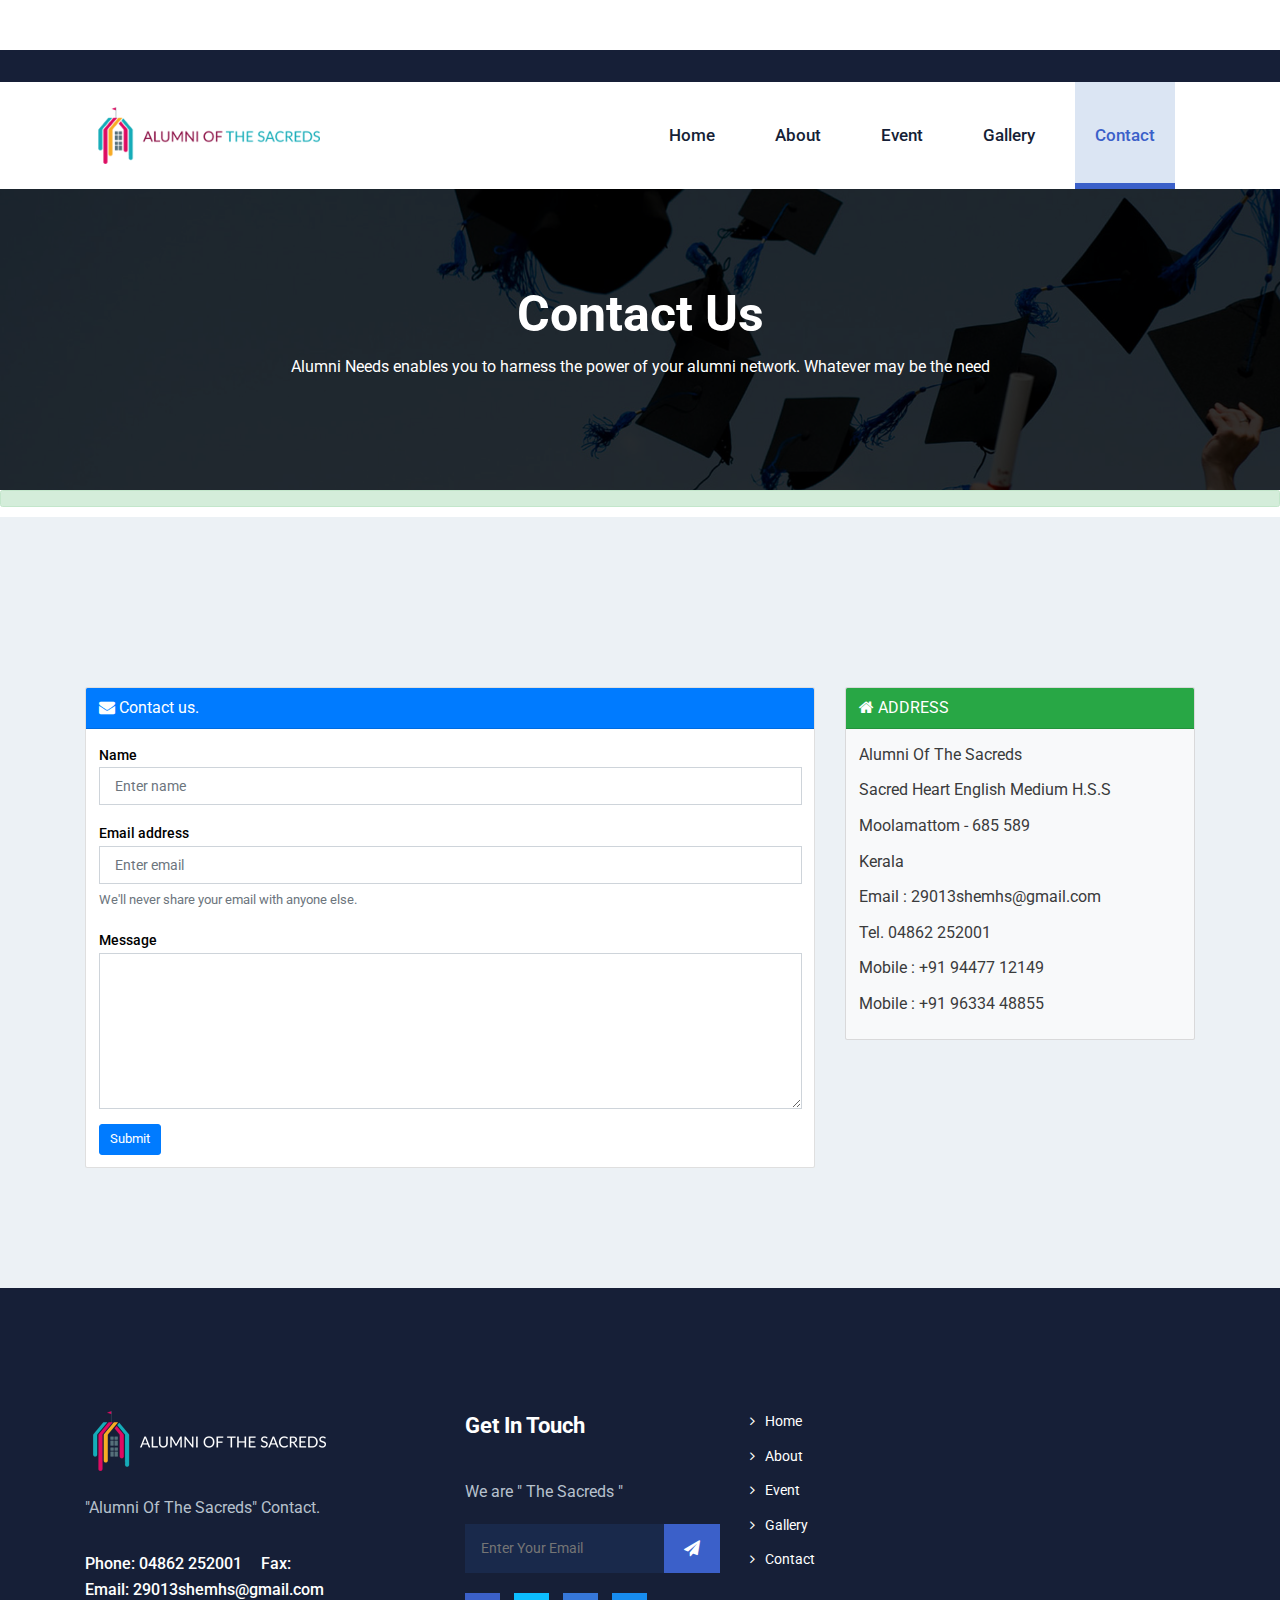
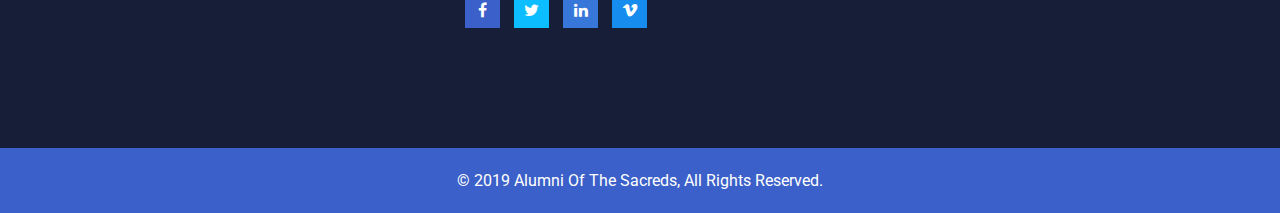
<file: src/main/resources/static/contact.html>
<!DOCTYPE html>
<html class="no-js"  lang="en" xmlns="http://www.w3.org/1999/xhtml"
      xmlns:th="http://www.thymeleaf.org">
<head>
    <meta charset="utf-8">
    <meta http-equiv="X-UA-Compatible" content="IE=edge">
    <meta name="viewport" content="width=device-width, initial-scale=1.0">

    <title>SHAlumni</title>

    <meta name="description" content="simple description for your site">
<meta name="keywords" content="keyword1, keyword2">
<meta name="author" content="Jobz">

<!-- twitter card starts from here, if you don't need remove this section -->
<meta name="twitter:card" content="summary">
<meta name="twitter:site" content="@yourtwitterusername">
<meta name="twitter:creator" content="@yourtwitterusername">
<meta name="twitter:url" content="http://twitter.com">
<meta name="twitter:title" content="Your home page title, max 140 char"> <!-- maximum 140 char -->
<meta name="twitter:description" content="Your site description, maximum 140 char "> <!-- maximum 140 char -->
<meta name="twitter:image" content="img/twittercardimg/twittercard-144-144.png">  <!-- when you post this page url in twitter , this image will be shown -->
<!-- twitter card ends here -->

<!-- facebook open graph starts from here, if you don't need then delete open graph related  -->
<meta property="og:title" content="Your home page title">
<meta property="og:url" content="http://your domain here.com">
<meta property="og:locale" content="en_US">
<meta property="og:site_name" content="Your site name here">
<!--meta property="fb:admins" content="" /-->  <!-- use this if you have  -->
<meta property="og:type" content="website"> <!-- 'article' for single page  -->
<meta property="og:image" content="img/opengraph/fbphoto-476-476.png"> <!-- when you post this page url in facebook , this image will be shown -->
<!-- facebook open graph ends here -->

<!-- desktop bookmark -->
<meta name="msapplication-TileColor" content="#ffffff">
<meta name="msapplication-TileImage" content="img/favicon/ms-icon-144x144.png">
<meta name="theme-color" content="#ffffff">

<!-- icons & favicons -->
<link rel="shortcut icon" type="image/x-icon"  href="img/favicon/favicon.ico">  <!-- this icon shows in browser toolbar -->
<link rel="icon" type="image/x-icon"  href="img/favicon/favicon.ico"> <!-- this icon shows in browser toolbar -->
<link rel="apple-touch-icon" sizes="57x57"  href="img/favicon/apple-icon-57x57.png">
<link rel="apple-touch-icon" sizes="60x60"  href="img/favicon/apple-icon-60x60.png">
<link rel="apple-touch-icon" sizes="72x72"  href="img/favicon/apple-icon-72x72.png">
<link rel="apple-touch-icon" sizes="76x76"  href="img/favicon/apple-icon-76x76.png">
<link rel="apple-touch-icon" sizes="114x114"  href="img/favicon/apple-icon-114x114.png">
<link rel="apple-touch-icon" sizes="120x120"  href="img/favicon/apple-icon-120x120.png">
<link rel="apple-touch-icon" sizes="144x144"  href="img/favicon/apple-icon-144x144.png">
<link rel="apple-touch-icon" sizes="152x152"  href="img/favicon/apple-icon-152x152.png">
<link rel="apple-touch-icon" sizes="180x180"  href="img/favicon/apple-icon-180x180.png">
<link rel="icon" type="image/png" sizes="192x192"  href="img/favicon/android-icon-192x192.png">
<link rel="icon" type="image/png" sizes="32x32"  href="img/favicon/favicon-32x32.png">
<link rel="icon" type="image/png" sizes="96x96"  href="img/favicon/favicon-96x96.png">
<link rel="icon" type="image/png" sizes="16x16"  href="img/favicon/favicon-16x16.png">
<link rel="manifest"  href="img/favicon/manifest.json">

<link rel="shortcut icon" type="image/x-icon"  href="img/favicon.ico">
<link rel="icon" type="image/x-icon"  href="img/favicon.ico">



<!-- Fallback For IE 9 [ Media Query and html5 Shim] -->
<!--[if lt IE 9]>
<script  src="vendor/css3-mediaqueries-js/css3-mediaqueries.js"></script>
<![endif]-->

<script src="//cdnjs.cloudflare.com/ajax/libs/jquery/3.2.1/jquery.min.js"></script>
<!------ Include the above in your HEAD tag ---------->

<link href="https://maxcdn.bootstrapcdn.com/font-awesome/4.7.0/css/font-awesome.min.css" rel="stylesheet" integrity="sha384-wvfXpqpZZVQGK6TAh5PVlGOfQNHSoD2xbE+QkPxCAFlNEevoEH3Sl0sibVcOQVnN" crossorigin="anonymous">


<!-- GOOGLE FONT -->
<link href="https://fonts.googleapis.com/css?family=Roboto:100,300,400,500,700" rel="stylesheet">

<!-- BOOTSTRAP CSS -->
<link rel="stylesheet"  href="vendor/bootstrap/css/bootstrap.min.css">
<link rel="stylesheet"  href="vendor/navbar/bootstrap-4-navbar.css">

<!--Animate css -->
<link rel="stylesheet"  href="vendor/animate/animate.css" media="all">

<!-- FONT AWESOME CSS -->
<link rel="stylesheet"  href="vendor/fontawesome/css/font-awesome.min.css">

<!--owl carousel css -->
<link rel="stylesheet"  href="vendor/owl-carousel/owl.carousel.css" media="all">

<!--Magnific Popup css -->
<link rel="stylesheet"  href="vendor/magnific/magnific-popup.css" media="all">

<!--Nice Select css -->
<link rel="stylesheet"  href="vendor/nice-select/nice-select.css" media="all">

<!--Offcanvas css -->
<link rel="stylesheet"  href="vendor/js-offcanvas/css/js-offcanvas.css" media="all">

<!-- MODERNIZER  -->
<script  src="vendor/modernizr/modernizr-custom.js"></script>

<!-- Main Master Style  CSS  -->
<link id="cbx-style" data-layout="1" rel="stylesheet"  href="css/style-default.min.css" media="all">



<link  href="js/ladda/dist/ladda-themeless.min.css" rel="stylesheet">

<link  href="css/register.css" rel="stylesheet">

<!-- sweetalert CSS -->
 <link  href="js/sweetalert/lib/sweet-alert.css" rel="stylesheet">

<!-- jQuery -->
<script src="jquery/jquery.min.js"></script>

 <script src="js/angular-sweetalert/SweetAlert.min.js"></script>
 <script src="js/sweetalert/lib/sweet-alert.min.js"></script>
 
<script src="js/angular-auto-validate/dist/jcs-auto-validate.min.js"></script>
<script src="js/ladda/dist/ladda.min.js"></script>
<script src="js/angular-ladda/dist/angular-ladda.min.js"></script>
<script src="js/ladda/dist/spin.min.js"></script>
<script src="js/angular/angular.js"></script>

</head>
<body>

<!--[if lt IE 7]>
<p class="browsehappy">We are Extreamly sorry, But the browser you are using is probably from when civilization started.
    Which is way behind to view this site properly. Please update to a modern browser, At least a real browser. </p>
<![endif]-->

<!--== Header Area Start ==-->
<header id="header-area">
    <div class="preheader-area">
        <div class="container">
            <div class="row">
                <div class="col-lg-6 col-sm-7 col-7">
                    <div class="preheader-left">
                        <!-- <a href="mailto:info@construc.com"><strong>Email:</strong> info@construc.com</a>
                        <a href="mailto:info@construc.com"><strong>Hotline:</strong> 880 454 5477</a> -->
                    </div>
                </div>

                <div class="col-lg-6 col-sm-5 col-5 text-right">
                    <div class="preheader-right">
                        <!-- <a title="Login" class="btn-auth btn-auth-rev" href="register.html">Login</a>
                        <a title="Register" class="btn-auth btn-auth" href="register.html">Signup</a> -->
                    </div>
                </div>
            </div>
        </div>
    </div>

    <div class="header-bottom-area" id="fixheader">
        <div class="container">
            <div class="row">
                <div class="col-lg-12">
                    <nav class="main-menu navbar navbar-expand-lg navbar-light">
                        <a class="navbar-brand" href="/">
                            <img  src="img/logo.png" alt="Logo">
                        </a>
                        <button class="navbar-toggler" type="button" data-toggle="collapse" data-target="#menucontent" aria-controls="menucontent" aria-expanded="false">
                            <span class="navbar-toggler-icon"></span>
                        </button>

                        <div class="collapse navbar-collapse" id="menucontent">
                            <ul class="navbar-nav ml-auto">
                                <li class="nav-item"><a class="nav-link" href="/">Home</a></li>
                                <li class="nav-item"><a class="nav-link" href="about.html">About</a></li>
                                <li class="nav-item"><a class="nav-link" href="event.html">Event</a></li>
                                <li class="nav-item"><a class="nav-link" href="gallery.html">Gallery</a></li>
                                <!-- <li class="nav-item dropdown">
                                    <a class="nav-link dropdown-toggle" href="blog.html" data-toggle="dropdown" role="button">Blog</a>
                                    <ul class="dropdown-menu">
                                        <li class="nav-item"><a class="nav-link" href="blog.html">Blog List</a></li>
                                        <li class="nav-item"><a class="nav-link" href="single-blog.html">Single Blog Right Sidebar</a></li>
                                        <li class="nav-item"><a class="nav-link" href="single-blog-leftsidebar.html">Single Blog left Sidebar</a></li>
                                        <li class="nav-item"><a class="nav-link" href="single-blog-withoutsidebar.html">Single Blog No Sidebar</a></li>
                                    </ul>
                                </li>
                                <li class="nav-item dropdown">
                                    <a class="nav-link dropdown-toggle" href="#" data-toggle="dropdown" role="button">Pages</a>
                                    <ul class="dropdown-menu">
                                        <li class="nav-item"><a class="nav-link dropdown-toggle" href="gallery" role="button">Gallery</a>
                                            <ul class="dropdown-menu">
                                                <li class="nav-item"><a class="nav-link" href="gallery">Gallery</a></li>
                                                <li class="nav-item"><a class="nav-link" href="single-album.html">Single Album</a></li>
                                            </ul>
                                        </li>
                                        <li class="nav-item"><a class="nav-link" href="committee.html">Committee</a></li>
                                        <li class="nav-item"><a class="nav-link" href="directory.html">Directory</a></li>
                                        <li class="nav-item"><a class="nav-link" href="register.html">Register</a></li>
                                        <li class="nav-item"><a class="nav-link" href="career.html">Career</a></li>
                                        <li class="nav-item"><a class="nav-link" href="index-offcanvas.html">Off Canvas Menu</a></li>
                                        <li class="nav-item"><a class="nav-link" href="typography.html">Typography</a></li>
                                    </ul>
                                </li> -->
                                <li class="nav-item active"><a class="nav-link" href="contact.html">Contact</a></li>
                            </ul>
                        </div>
                    </nav>
                </div>
            </div>
        </div>
    </div>
</header>
<!--== Header Area End ==-->

<!--== Page Title Area Start ==-->
<section id="page-title-area">
    <div class="container">
        <div class="row">
            <div class="col-lg-8 m-auto text-center">
                <div class="page-title-content">
                    <h1 class="h2">Contact Us</h1>
                    <p>Alumni Needs enables you to harness the power of your alumni network. Whatever may be the
                        need</p>
                 <!--    <a href="#page-content-wrap" class="btn btn-brand smooth-scroll">Let&apos;s See</a> -->
                </div>
            </div>
        </div>
    </div>
</section>
<!--== Page Title Area End ==-->

 <div th:text="${message"  class="alert alert-success"> </div>
 
<!--== Committee Page Content Start ==-->
<section id="page-content-wrap">
    <div class="about-page-content-wrap section-padding">
       <div class="container">
    <div class="row">
        <div class="col">
            <div class="card">
                <div class="card-header bg-primary text-white"><i class="fa fa-envelope"></i> Contact us.
                </div>
                <div class="card-body">
                    <form th:action="@{/contact_form" method='POST'>
                        <div class="form-group">
                            <label for="contactName">Name</label>
                            <input type="text" class="form-control" id="contactName" name="contactName" aria-describedby="emailHelp" placeholder="Enter name" required>
                        </div>
                        <div class="form-group">
                            <label for="mailTo">Email address</label>
                            <input type="email" class="form-control" id="mailTo" name="mailTo" aria-describedby="emailHelp" placeholder="Enter email" required>
                            <small id="emailHelp" class="form-text text-muted">We'll never share your email with anyone else.</small>
                        </div>
                        <div class="form-group">
                            <label for="emailMessage">Message</label>
                            <textarea class="form-control" id="emailMessage" name="emailMessage" rows="6" required></textarea>
                        </div>
                        <div class="mx-auto">
                        <button type="submit" class="btn btn-primary btn-lg text-right">Submit</button></div>
                    </form>
                </div>
            </div>
        </div>
        <div class="col-12 col-sm-4">
            <div class="card bg-light mb-3">
                <div class="card-header bg-success text-white text-uppercase"><i class="fa fa-home"></i> Address</div>
                <div class="card-body">
                	<p>Alumni Of The Sacreds</p>
                    <p>Sacred Heart English Medium H.S.S</p>
                    <p>Moolamattom - 685 589</p>
                    <p>Kerala</p>
                    <p>Email : 29013shemhs@gmail.com</p>
                    <p>Tel. 04862 252001</p>
                    <p>Mobile : +91 94477 12149</p>
                    <p>Mobile : +91 96334 48855</p>
                    
                    
                </div>

            </div>
        </div>
    </div>
</div>
    </div>

    <!--== FunFact Area Start ==-->
<!-- <section id="funfact-area">
    <div class="container-fluid">
        <div class="row text-center">
            == Single FunFact Start ==
            <div class="col-lg-3 col-sm-6">
                <div class="single-funfact-wrap">
                    <div class="funfact-icon">
                        <img  src="img/fun-fact/user.svg" alt="Funfact">
                    </div>
                    <div class="funfact-info">
                        <h5 class="funfact-count">4025</h5>
                        <p>Members</p>
                    </div>
                </div>
            </div>
            == Single FunFact End ==

            == Single FunFact Start ==
            <div class="col-lg-3 col-sm-6">
                <div class="single-funfact-wrap">
                    <div class="funfact-icon">
                        <img  src="img/fun-fact/picture.svg" alt="Funfact">
                    </div>
                    <div class="funfact-info">
                        <h5 class="funfact-count">8725</h5>
                        <p>Photos</p>
                    </div>
                </div>
            </div>
            == Single FunFact End ==

            == Single FunFact Start ==
            <div class="col-lg-3 col-sm-6">
                <div class="single-funfact-wrap">
                    <div class="funfact-icon">
                        <img  src="img/fun-fact/event.svg" alt="Funfact">
                    </div>
                    <div class="funfact-info">
                        <h5><span class="funfact-count">231</span>+</h5>
                        <p>Events</p>
                    </div>
                </div>
            </div>
            == Single FunFact End ==

            == Single FunFact Start ==
            <div class="col-lg-3 col-sm-6">
                <div class="single-funfact-wrap">
                    <div class="funfact-icon">
                        <img  src="img/fun-fact/medal.svg" alt="Funfact">
                    </div>
                    <div class="funfact-info">
                        <h5><span class="funfact-count">32</span>+</h5>
                        <p>Awards</p>
                    </div>
                </div>
            </div>
            == Single FunFact End ==
        </div>
    </div>
</section>
== FunFact Area End ==

    <div class="our-honorable-commitee section-padding">
        <div class="container">
            <div class="row">
                <div class="col-lg-12 text-center">
                    <div class="about-page-area-title">
                        <h2>Our Honorable Committe</h2>
                    </div>
                </div>
            </div>

            <div class="honorable-committee-list">
                <div class="row">
                    <div class="col-lg-3 col-sm-6">
                        <div class="single-committee-member">
                            <div class="commitee-thumb">
                                <img src="http://placehold.it/500x700" class="img-fluid" alt="Committee">
                            </div>
                            <h3>BRYAN WATSHON<span class="committee-deg">President</span></h3>
                        </div>
                    </div>

                    <div class="col-lg-3 col-sm-6">
                        <div class="single-committee-member">
                            <div class="commitee-thumb">
                                <img src="http://placehold.it/500x700" class="img-fluid" alt="Committee">
                            </div>
                            <h3>CARLOS HELU<span class="committee-deg">Vice President</span></h3>
                        </div>
                    </div>

                    <div class="col-lg-3 col-sm-6">
                        <div class="single-committee-member">
                            <div class="commitee-thumb">
                                <img src="http://placehold.it/500x700" class="img-fluid" alt="Committee">
                            </div>
                            <h3>ANGLE TUNI<span class="committee-deg">Secretary</span></h3>
                        </div>
                    </div>

                    <div class="col-lg-3 col-sm-6">
                        <div class="single-committee-member">
                            <div class="commitee-thumb">
                                <img src="http://placehold.it/500x700" class="img-fluid" alt="Committee">
                            </div>
                            <h3>ALEX KALIFA<span class="committee-deg">Asst Secretary</span></h3>
                        </div>
                    </div>

                    <div class="col-lg-3 col-sm-6">
                        <div class="single-committee-member">
                            <div class="commitee-thumb">
                                <img src="http://placehold.it/500x700" class="img-fluid" alt="Committee">
                            </div>
                            <h3>ALEX Tuntuni<span class="committee-deg">Office Secretary</span></h3>
                        </div>
                    </div>

                    <div class="col-lg-3 col-sm-6">
                        <div class="single-committee-member">
                            <div class="commitee-thumb">
                                <img src="http://placehold.it/500x700" class="img-fluid" alt="Committee">
                            </div>
                            <h3>MAL MUHIT<span class="committee-deg">Finance Member</span></h3>
                        </div>
                    </div>

                    <div class="col-lg-3 col-sm-6">
                        <div class="single-committee-member">
                            <div class="commitee-thumb">
                                <img src="http://placehold.it/500x700" class="img-fluid" alt="Committee">
                            </div>
                            <h3>PRINCE RIMON<span class="committee-deg">Committee Member</span></h3>
                        </div>
                    </div>

                    <div class="col-lg-3 col-sm-6">
                        <div class="single-committee-member">
                            <div class="commitee-thumb">
                                <img src="http://placehold.it/500x700" class="img-fluid" alt="Committee">
                            </div>
                            <h3>PRINCE KAMLA<span class="committee-deg">Committee Member</span></h3>
                        </div>
                    </div>
                </div>
            </div>
        </div>
    </div>

    <div class="people-to-say section-padding">
        <div class="container">
            <div class="row">
                <div class="col-lg-12 text-center">
                    <div class="about-page-area-title">
                        <h2>Some Speech About Us</h2>
                    </div>
                </div>
            </div>

            <div class="row">
                <div class="col-lg-12">
                    <div class="people-to-say-wrapper owl-carousel">
                        Single People Testimonial
                        <div class="single-testimonial-wrap">
                            <div class="people-thumb">
                                <img src="http://placehold.it/500x500" alt="Alumni" class="img-fluid">
                            </div>
                            <i class="quote-icon"></i>
                            <p>Exxcellent Lorem ipsum dolor sit amet, ectetur adipisicing elit, sed do eimod tempor
                                inciidunt ut
                                labore et dolorgna aliqua. Ut enim ad minim ostrud. </p>
                            <h4>Robert Albert <span class="people-deg">Founder at Boxr</span></h4>
                        </div>
                        Single People Testimonial

                        Single People Testimonial
                        <div class="single-testimonial-wrap">
                            <div class="people-thumb">
                                <img src="http://placehold.it/500x500" alt="" class="img-fluid">
                            </div>
                            <i class="quote-icon"></i>
                            <p>Exxcellent Lorem ipsum dolor sit amet, ectetur adipisicing elit, sed do eimod tempor
                                inciidunt ut
                                labore et dolorgna aliqua. Ut enim ad minim ostrud. </p>
                            <h4>Akamla Albert <span class="people-deg">Founder at Kamlakana</span></h4>
                        </div>
                        Single People Testimonial

                        Single People Testimonial
                        <div class="single-testimonial-wrap">
                            <div class="people-thumb">
                                <img src="http://placehold.it/500x500" alt="" class="img-fluid">
                            </div>
                            <i class="quote-icon"></i>
                            <p>Exxcellent Lorem ipsum dolor sit amet, ectetur adipisicing elit, sed do eimod tempor
                                inciidunt ut
                                labore et dolorgna aliqua. Ut enim ad minim ostrud. </p>
                            <h4>Taklo Nahid <span class="people-deg">Minister at Nara</span></h4>
                        </div>
                        Single People Testimonial

                        Single People Testimonial
                        <div class="single-testimonial-wrap">
                            <div class="people-thumb">
                                <img src="http://placehold.it/500x500" alt="" class="img-fluid">
                            </div>
                            <i class="quote-icon"></i>
                            <p>Exxcellent Lorem ipsum dolor sit amet, ectetur adipisicing elit, sed do eimod tempor
                                inciidunt ut
                                labore et dolorgna aliqua. Ut enim ad minim ostrud. </p>
                            <h4>Mal Muhit<span class="people-deg">Founder at Kamlagiri</span></h4>
                        </div>
                        Single People Testimonial
                    </div>
                </div>
            </div>
        </div>
    </div> -->
</section>
<!--== Committee Page Content End ==-->

    <!--== Footer Area Start ==-->
<footer id="footer-area">
    <!-- Footer Widget Start -->
    <div class="footer-widget section-padding">
        <div class="container">
            <div class="row">
                <!-- Single Widget Start -->
                <div class="col-lg-4 col-sm-6">
                    <div class="single-widget-wrap">
                        <div class="widgei-body">
                            <div class="footer-about">
                                <img src="img/footer-logo.png" alt="Logo" class="img-fluid">
                                 <p>"Alumni Of The Sacreds" Contact.</p>
                                <a href="#">Phone: 04862 252001</a> <a href="#">Fax: <!-- +88474 156 362 --></a> <br> <a href="#">Email: 29013shemhs@gmail.com</a>
                            </div>
                        </div>
                    </div>
                </div>
                <!-- Single Widget End -->

                <!-- Single Widget Start -->
                <div class="col-lg-3 col-sm-6">
                    <div class="single-widget-wrap">
                        <h4 class="widget-title">Get In Touch</h4>
                        <div class="widgei-body">
                            <p>We are " The Sacreds "</p>
                            <div class="newsletter-form">
                                <form id="cbx-subscribe-form" role="search">
                                    <input type="email" placeholder="Enter Your Email" id="subscribe" required>
                                    <button type="submit"><i class="fa fa-send"></i></button>
                                </form>
                            </div>
                            <div class="footer-social-icons">
                                <a href="#" target="_blank"><i class="fa fa-facebook"></i></a>
                                <a href="#" target="_blank"><i class="fa fa-twitter"></i></a>
                                <a href="#" target="_blank"><i class="fa fa-linkedin"></i></a>
                                <a href="#" target="_blank"><i class="fa fa-vimeo"></i></a>
                            </div>
                        </div>
                    </div>
                </div>
                <!-- Single Widget End -->

                <!-- Single Widget Start -->
               <!--  <div class="col-lg-3 col-sm-6">
                    <div class="single-widget-wrap">
                        <h4 class="widget-title">Usefull Link</h4>  
                        <div class="widgei-body">
                            <ul class="double-list footer-list clearfix">
                            
                            	<li><a href="/">Home</a></li>
                                <li><a href="about">About</a></li>
                                <li><a href="event">Event</a></li>
                               
                                <li><a href="#">Pricing Plan</a></li>
                                <li><a href="#">Categories</a></li>
                                <li><a href="#">Populer Deal</a></li>
                                <li><a href="#">FAQ</a></li>
                                <li><a href="#">Support</a></li>
                                <li><a href="#">Pricing Plan</a></li>
                                <li><a href="#">Categories</a></li>
                                <li><a href="#">Populer Deal</a></li>
                                <li><a href="#">FAQ</a></li>
                                <li><a href="#">Support</a></li>
                            </ul>
                        </div>
                    </div>
                </div> -->
                <!-- Single Widget End -->

                <!-- Single Widget Start -->
                <div class="col-lg-2 col-sm-6">
                    <div class="single-widget-wrap">
                        <!-- <h4 class="widget-title">SHEMHSS MOOLAMATTOM</h4>   -->
                        <div class="widgei-body">
                       
                         <ul class="footer-list clearfix">
                         
                         <li><a href="/">Home</a></li>
                                <li><a href="about">About</a></li>
                                <li><a href="event">Event</a></li>
                         		<li><a href="gallery">Gallery</a></li>
                                <li><a href="contact">Contact</a></li>
                               
                                 <!--   <li><a href="#">Pricing Plan</a></li>
                                <li><a href="#">Categories</a></li>
                                <li><a href="#">Populer Deal</a></li>
                                <li><a href="#">FAQ</a></li>
                                <li><a href="#">Support</a></li>-->
                            </ul> 
                        </div>
                    </div>
                </div>
                <!-- Single Widget End -->
            </div>
        </div>
    </div>
    <!-- Footer Widget End -->

    <!-- Footer Bottom Start -->
    <div class="footer-bottom">
        <div class="container">
            <div class="row">
                <div class="col-lg-12 text-center">
                    <div class="footer-bottom-text">
                       <p>&#xA9; 2019  Alumni Of The Sacreds, All Rights Reserved.</p>
                    </div>
                </div>
            </div>
        </div>
    </div>
    <!-- Footer Bottom End -->
</footer>
<!--== Footer Area End ==-->

<!--== Scroll Top ==-->
<a href="#" class="scroll-top">
    <i class="fa fa-angle-up"></i>
</a>
<!--== Scroll Top ==-->

<!-- SITE SCRIPT  -->

<!-- Jquery JS  -->
<script  src="vendor/jquery/jquery-3.3.1.min.js"></script>

<!-- POPPER JS -->
<script  src="vendor/bootstrap/js/popper.min.js"></script>

<!-- BOOTSTRAP JS -->
<script  src="vendor/bootstrap/js/bootstrap.min.js"></script>
<script  src="vendor/navbar/bootstrap-4-navbar.js"></script>

<!--owl-->
<script  src="vendor/owl-carousel/owl.carousel.min.js"></script>

<!--Waypoint-->
<script  src="vendor/waypoint/waypoints.min.js"></script>

<!--CounterUp-->
<script  src="vendor/counterup/jquery.counterup.min.js"></script>

<!--isotope-->
<script  src="vendor/isotope/isotope.pkgd.min.js"></script>

<!--magnific-->
<script  src="vendor/magnific/jquery.magnific-popup.min.js"></script>

<!--Smooth Scroll-->
<script  src="vendor/smooth-scroll/jquery.smooth-scroll.min.js"></script>

<!--Jquery Easing-->
<script  src="vendor/jquery-easing/jquery.easing.1.3.min.js"></script>

<!--Nice Select -->
<script  src="vendor/nice-select/jquery.nice-select.js"></script>

<!--Jquery Valadation -->
<script  src="vendor/validation/jquery.validate.min.js"></script>
<script  src="vendor/validation/additional-methods.min.js"></script>

<!--off-canvas js -->
<script  src="vendor/js-offcanvas/js/js-offcanvas.pkgd.min.js"></script>

<!-- Countdown -->
<script  src="vendor/jquery.countdown/jquery.countdown.min.js"></script>

<!-- custom js: main custom theme js file  -->
<script  src="js/theme.min.js"></script>

<!-- custom js: custom js file is added for easy custom js code  -->
<script  src="js/custom.js"></script>

<!-- custom js: custom scripts for theme style switcher for demo purpose  -->



</body>
</html>
</file>
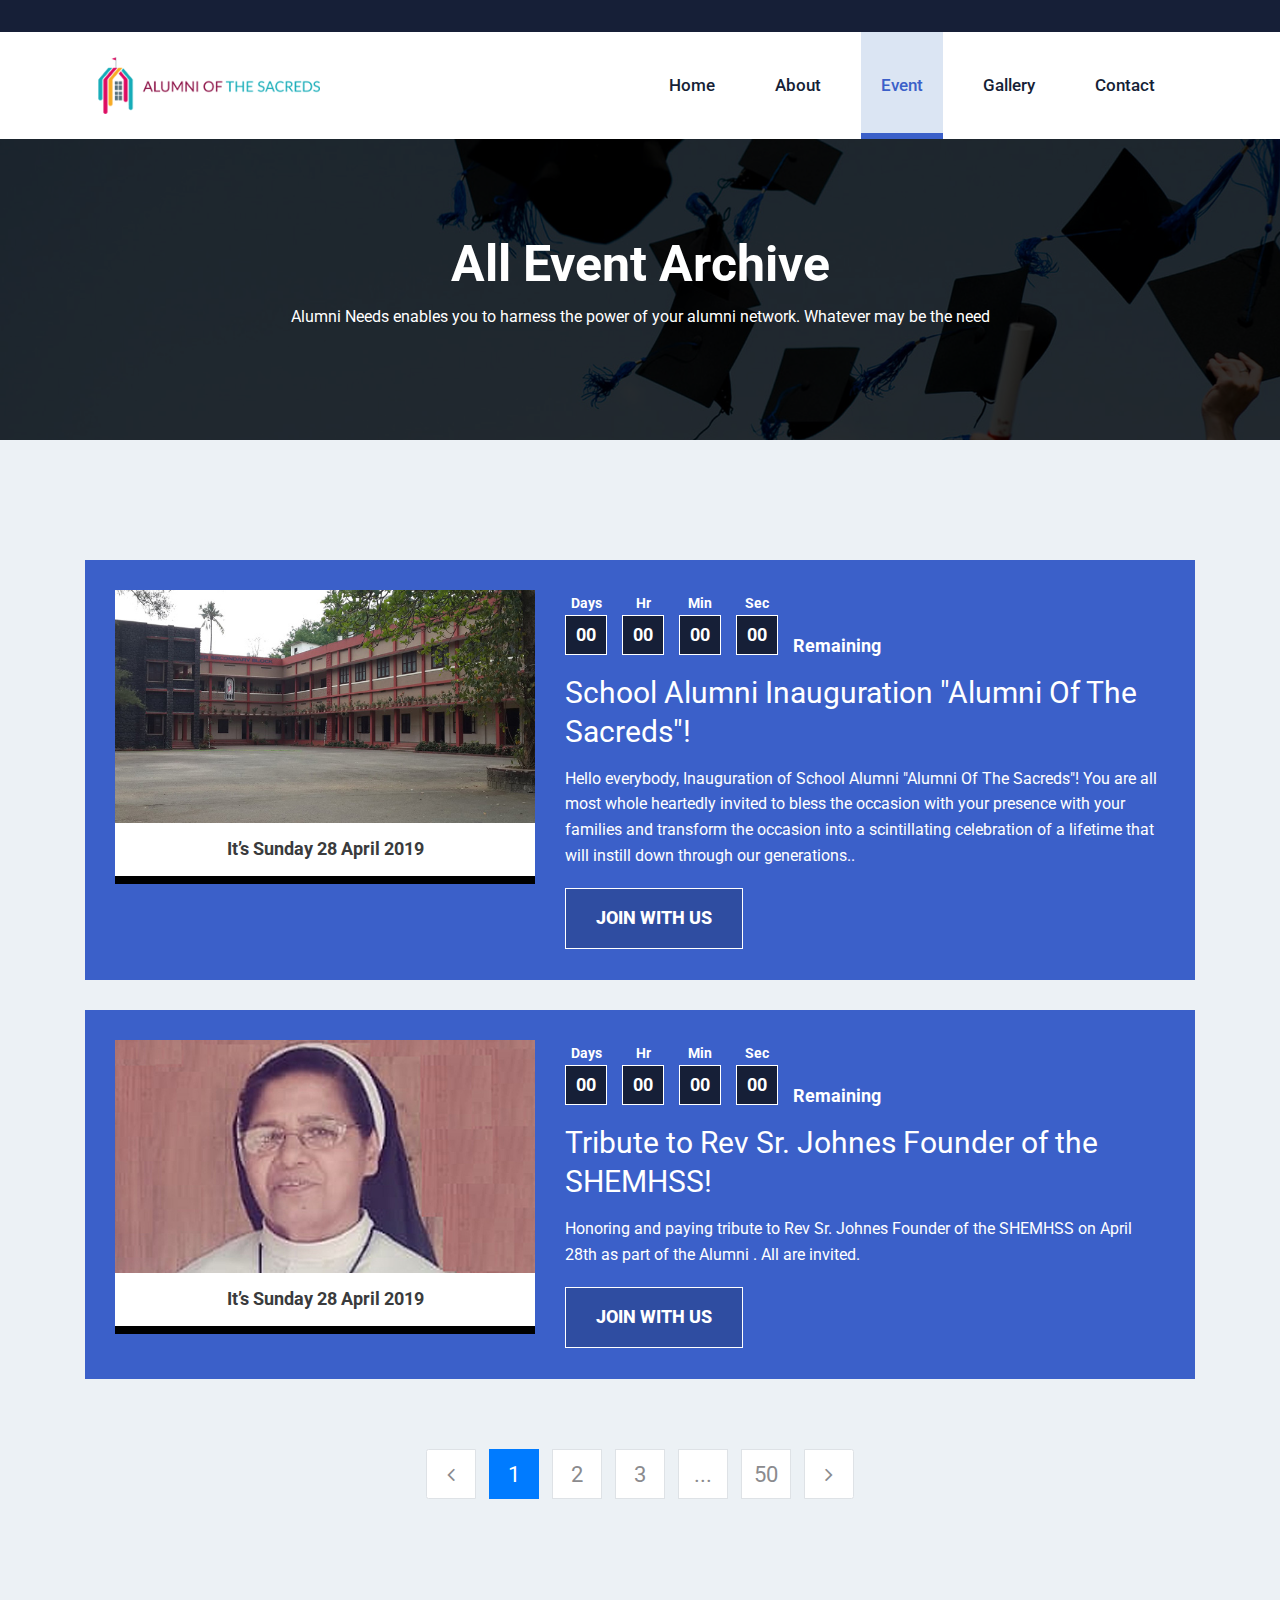
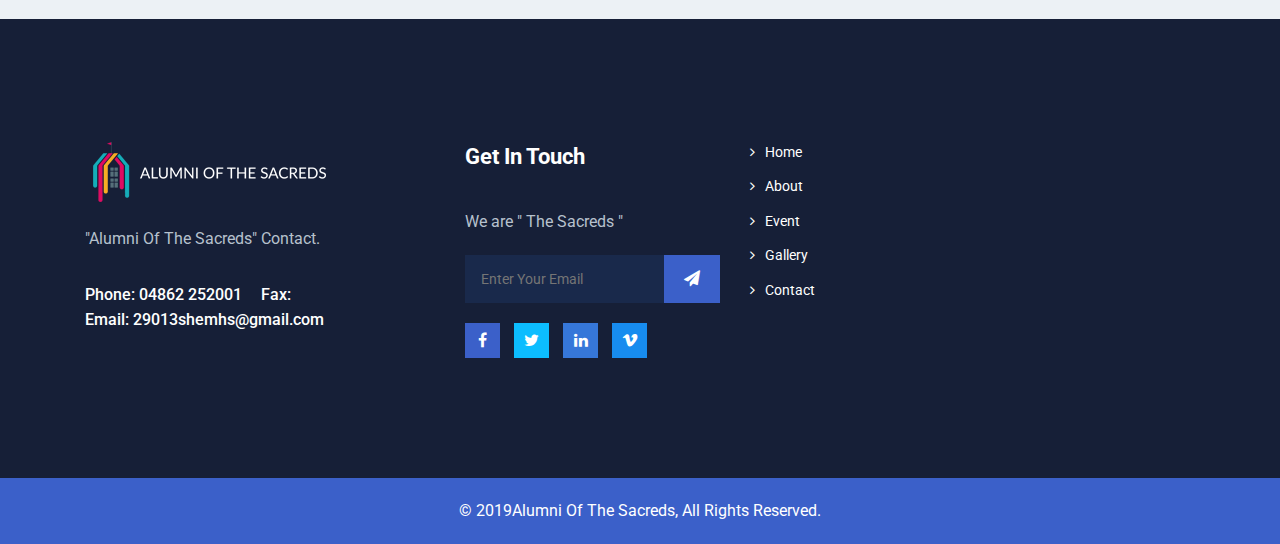
<file: src/main/resources/static/event.html>
<!DOCTYPE html>
<html class="no-js" lang="zxx">
<head>
    <meta charset="utf-8">
    <meta http-equiv="X-UA-Compatible" content="IE=edge">
    <meta name="viewport" content="width=device-width, initial-scale=1.0">

    <title>SHAlumni</title>

    <meta name="description" content="simple description for your site">
<meta name="keywords" content="keyword1, keyword2">
<meta name="author" content="Jobz">

<!-- twitter card starts from here, if you don't need remove this section -->
<meta name="twitter:card" content="summary">
<meta name="twitter:site" content="@yourtwitterusername">
<meta name="twitter:creator" content="@yourtwitterusername">
<meta name="twitter:url" content="http://twitter.com">
<meta name="twitter:title" content="Your home page title, max 140 char"> <!-- maximum 140 char -->
<meta name="twitter:description" content="Your site description, maximum 140 char "> <!-- maximum 140 char -->
<meta name="twitter:image" content="assets/img/twittercardimg/twittercard-144-144.png">  <!-- when you post this page url in twitter , this image will be shown -->
<!-- twitter card ends here -->

<!-- facebook open graph starts from here, if you don't need then delete open graph related  -->
<meta property="og:title" content="Your home page title">
<meta property="og:url" content="http://your domain here.com">
<meta property="og:locale" content="en_US">
<meta property="og:site_name" content="Your site name here">
<!--meta property="fb:admins" content="" /-->  <!-- use this if you have  -->
<meta property="og:type" content="website"> <!-- 'article' for single page  -->
<meta property="og:image" content="assets/img/opengraph/fbphoto-476-476.png"> <!-- when you post this page url in facebook , this image will be shown -->
<!-- facebook open graph ends here -->

<!-- desktop bookmark -->
<meta name="msapplication-TileColor" content="#ffffff">
<meta name="msapplication-TileImage" content="assets/img/favicon/ms-icon-144x144.png">
<meta name="theme-color" content="#ffffff">

<!-- icons & favicons -->
<link rel="shortcut icon" type="image/x-icon" href="img/favicon/favicon.ico">  <!-- this icon shows in browser toolbar -->
<link rel="icon" type="image/x-icon" href="img/favicon/favicon.ico"> <!-- this icon shows in browser toolbar -->
<link rel="apple-touch-icon" sizes="57x57" href="img/favicon/apple-icon-57x57.png">
<link rel="apple-touch-icon" sizes="60x60" href="img/favicon/apple-icon-60x60.png">
<link rel="apple-touch-icon" sizes="72x72" href="img/favicon/apple-icon-72x72.png">
<link rel="apple-touch-icon" sizes="76x76" href="img/favicon/apple-icon-76x76.png">
<link rel="apple-touch-icon" sizes="114x114" href="img/favicon/apple-icon-114x114.png">
<link rel="apple-touch-icon" sizes="120x120" href="img/favicon/apple-icon-120x120.png">
<link rel="apple-touch-icon" sizes="144x144" href="img/favicon/apple-icon-144x144.png">
<link rel="apple-touch-icon" sizes="152x152" href="img/favicon/apple-icon-152x152.png">
<link rel="apple-touch-icon" sizes="180x180" href="img/favicon/apple-icon-180x180.png">
<link rel="icon" type="image/png" sizes="192x192" href="img/favicon/android-icon-192x192.png">
<link rel="icon" type="image/png" sizes="32x32" href="img/favicon/favicon-32x32.png">
<link rel="icon" type="image/png" sizes="96x96" href="img/favicon/favicon-96x96.png">
<link rel="icon" type="image/png" sizes="16x16" href="img/favicon/favicon-16x16.png">
<link rel="manifest" href="img/favicon/manifest.json">

    <link rel="shortcut icon" type="image/x-icon" href="img/favicon.ico">
<link rel="icon" type="image/x-icon" href="img/favicon.ico">

<!-- Fallback For IE 9 [ Media Query and html5 Shim] -->
<!--[if lt IE 9]>
<script src="vendor/css3-mediaqueries-js/css3-mediaqueries.js"></script>
<![endif]-->

<!-- GOOGLE FONT -->
<link href="https://fonts.googleapis.com/css?family=Roboto:100,300,400,500,700" rel="stylesheet">

<!-- BOOTSTRAP CSS -->
<link rel="stylesheet" href="vendor/bootstrap/css/bootstrap.min.css">
<link rel="stylesheet" href="vendor/navbar/bootstrap-4-navbar.css">

<!--Animate css -->
<link rel="stylesheet" href="vendor/animate/animate.css" media="all">

<!-- FONT AWESOME CSS -->
<link rel="stylesheet" href="vendor/fontawesome/css/font-awesome.min.css">

<!--owl carousel css -->
<link rel="stylesheet" href="vendor/owl-carousel/owl.carousel.css" media="all">

<!--Magnific Popup css -->
<link rel="stylesheet" href="vendor/magnific/magnific-popup.css" media="all">

<!--Nice Select css -->
<link rel="stylesheet" href="vendor/nice-select/nice-select.css" media="all">

<!--Offcanvas css -->
<link rel="stylesheet" href="vendor/js-offcanvas/css/js-offcanvas.css" media="all">

<!-- MODERNIZER  -->
<script src="vendor/modernizr/modernizr-custom.js"></script>

<!-- Main Master Style  CSS  -->
<link id="cbx-style" data-layout="1" rel="stylesheet" href="css/style-default.min.css" media="all">

</head>
<body>

<!--[if lt IE 7]>
<p class="browsehappy">We are Extreamly sorry, But the browser you are using is probably from when civilization started.
    Which is way behind to view this site properly. Please update to a modern browser, At least a real browser. </p>
<![endif]-->

<!--== Header Area Start ==-->
<header id="header-area">
    <div class="preheader-area">
        <div class="container">
            <div class="row">
                <div class="col-lg-6 col-sm-7 col-7">
                    <div class="preheader-left">
                        <!-- <a href="mailto:info@construc.com"><strong>Email:</strong> info@construc.com</a>
                        <a href="mailto:info@construc.com"><strong>Hotline:</strong> 880 454 5477</a> -->
                    </div>
                </div>

                <div class="col-lg-6 col-sm-5 col-5 text-right">
                    <div class="preheader-right">
                        <!-- <a title="Login" class="btn-auth btn-auth-rev" href="register.html">Login</a>
                        <a title="Register" class="btn-auth btn-auth" href="register.html">Signup</a> -->
                    </div>
                </div>
            </div>
        </div>
    </div>

    <div class="header-bottom-area" id="fixheader">
        <div class="container">
            <div class="row">
                <div class="col-lg-12">
                    <nav class="main-menu navbar navbar-expand-lg navbar-light">
                        <a class="navbar-brand" href="/">
                            <img src="img/logo.png" alt="Logo">
                        </a>
                        <button class="navbar-toggler" type="button" data-toggle="collapse" data-target="#menucontent" aria-controls="menucontent" aria-expanded="false">
                            <span class="navbar-toggler-icon"></span>
                        </button>

                        <div class="collapse navbar-collapse" id="menucontent">
                            <ul class="navbar-nav ml-auto">
                                <li class="nav-item"><a class="nav-link" href="/">Home</a></li>
                                <li class="nav-item"><a class="nav-link" href="about.html">About</a></li>
                                <li class="nav-item active"><a class="nav-link" href="event.html">Event</a></li>
                                <li class="nav-item"><a class="nav-link" href="gallery.html">Gallery</a></li>
                               <!--  <li class="nav-item dropdown">
                                    <a class="nav-link dropdown-toggle" href="blog.html" data-toggle="dropdown" role="button">Blog</a>
                                    <ul class="dropdown-menu">
                                        <li class="nav-item"><a class="nav-link" href="blog.html">Blog List</a></li>
                                        <li class="nav-item"><a class="nav-link" href="single-blog.html">Single Blog Right Sidebar</a></li>
                                        <li class="nav-item"><a class="nav-link" href="single-blog-leftsidebar.html">Single Blog left Sidebar</a></li>
                                        <li class="nav-item"><a class="nav-link" href="single-blog-withoutsidebar.html">Single Blog No Sidebar</a></li>
                                    </ul>
                                </li>
                                <li class="nav-item dropdown">
                                    <a class="nav-link dropdown-toggle" href="#" data-toggle="dropdown" role="button">Pages</a>
                                    <ul class="dropdown-menu">
                                        <li class="nav-item"><a class="nav-link dropdown-toggle" href="gallery" role="button">Gallery</a>
                                            <ul class="dropdown-menu">
                                                <li class="nav-item"><a class="nav-link" href="gallery">Gallery</a></li>
                                                <li class="nav-item"><a class="nav-link" href="single-album.html">Single Album</a></li>
                                            </ul>
                                        </li>
                                        <li class="nav-item"><a class="nav-link" href="committee.html">Committee</a></li>
                                        <li class="nav-item"><a class="nav-link" href="directory.html">Directory</a></li>
                                        <li class="nav-item"><a class="nav-link" href="register.html">Register</a></li>
                                        <li class="nav-item"><a class="nav-link" href="career.html">Career</a></li>
                                        <li class="nav-item"><a class="nav-link" href="index-offcanvas.html">Off Canvas Menu</a></li>
                                        <li class="nav-item"><a class="nav-link" href="typography.html">Typography</a></li>
                                    </ul>
                                </li> -->
                                <li class="nav-item"><a class="nav-link" href="contact.html">Contact</a></li>
                            </ul>
                        </div>
                    </nav>
                </div>
            </div>
        </div>
    </div>
</header>
<!--== Header Area End ==-->

<!--== Page Title Area Start ==-->
<section id="page-title-area">
    <div class="container">
        <div class="row">
            <div class="col-lg-8 m-auto text-center">
                <div class="page-title-content">
                    <h1 class="h2">All Event Archive</h1>
                    <p>Alumni Needs enables you to harness the power of your alumni network. Whatever may be the
                        need</p>
                   <!--<p>&#xA9; 2019Alumni Of The Sacreds, All Rights Reserved.</p>-->
                </div>
            </div>
        </div>
    </div>
</section>
<!--== Page Title Area End ==-->

<!--== Gallery Page Content Start ==-->
<section id="page-content-wrap">
    <div class="event-page-content-wrap section-padding">
        <div class="container">
            <!-- <div class="row">
                <div class="col-lg-12">
                    <div class="event-filter-area">
                        <form action="index.html" class="form-inline">
                            <select name="year" id="year">
                                <option selected>Year</option>
                                <option>2018</option>
                                <option>2017</option>
                                <option>2016</option>
                                <option>2015</option>
                                <option>2014</option>
                            </select>

                            <select name="place" id="place">
                                <option selected>Place</option>
                                <option>Alabama</option>
                                <option>Alaska</option>
                                <option>Arizona</option>
                                <option>Colorado</option>
                                <option>Delaware</option>
                            </select>

                            <select name="type" id="type">
                                <option selected>Type</option>
                                <option>Meetup</option>
                                <option>Seminar</option>
                                <option>Get Together</option>
                            </select>

                            <button class="btn btn-brand">Filter</button>
                        </form>
                    </div>
                </div>
            </div>  -->
            
            <div class="row">
                <div class="col-lg-12">
                    <div class="all-event-list">
                    
                        <!-- Single Event Start -->
                         <div class="single-upcoming-event">
                            <div class="row">
                                <div class="col-lg-5">
                                    <div class="up-event-thumb">
                                        <img src="img/event_small/ph1.jpg" class="img-fluid" alt="Upcoming Event">
                                        <h4 class="up-event-date">It&#x2019;s Sunday 28 April 2019</h4>
                                    </div>
                                </div>

                                <div class="col-lg-7">
                                    <div class="display-table">
                                        <div class="display-table-cell">
                                            <div class="up-event-text">
                                                <div class="event-countdown">
                                                    <div class="event-countdown-counter" data-date="2019/4/28"></div>
                                                    <p>Remaining</p>
                                                </div>
                                                <h3><a href="event">School Alumni Inauguration "Alumni Of The Sacreds"!</a></h3>
                                                <p>Hello everybody, Inauguration of School Alumni  "Alumni Of The Sacreds"! You are all most whole heartedly invited to bless the occasion with your presence with your families and transform the occasion into a scintillating celebration of a lifetime that will instill down through our generations..</p>
                                                <a href="event" class="btn btn-brand btn-brand-dark">join with us</a>
                                            </div>
                                        </div>
                                    </div>
                                </div>
                            </div>
                        </div>
                        <!-- Single Event End -->

                        <!-- Single Event Start -->
                       <div class="single-upcoming-event">
                            <div class="row">
                                <div class="col-lg-5">
                                    <div class="up-event-thumb">
                                         <img src="img/event_small/ph2.jpg" class="img-fluid" alt="Upcoming Event">
                                        <h4 class="up-event-date">It&#x2019;s Sunday 28 April 2019</h4>
                                    </div>
                                </div>

                                <div class="col-lg-7">
                                    <div class="display-table">
                                        <div class="display-table-cell">
                                            <div class="up-event-text">
                                                <div class="event-countdown">
                                                    <div class="event-countdown-counter" data-date="2019/4/28"></div>
                                                    <p>Remaining</p>
                                                </div>
                                                <h3><a href="event">Tribute to Rev Sr. Johnes Founder of the SHEMHSS!</a></h3>
                                                <p>Honoring and paying tribute to Rev Sr. Johnes Founder of the SHEMHSS on April 28th as part of the Alumni . All are invited.</p>
                                                <a href="event" class="btn btn-brand btn-brand-dark">join with us</a>
                                            </div>
                                        </div>
                                    </div>
                                </div>
                            </div>
                        </div>
                        <!-- Single Event End -->

                        <!-- Single Event Start -->
<!--                         <div class="single-upcoming-event">
    <div class="row">
        <div class="col-lg-5">
            <div class="up-event-thumb">
                <img src="http://placehold.it/700x390" class="img-fluid" alt="Upcoming Event">
                <h4 class="up-event-date">It&#x2019;s 27 February 2019</h4>
            </div>
        </div>

        <div class="col-lg-7">
            <div class="display-table">
                <div class="display-table-cell">
                    <div class="up-event-text">
                        <div class="event-countdown">
                            <div class="event-countdown-counter" data-date="2018/9/10"></div>
                            <p>Remaining</p>
                        </div>
                        <h3><a href="event">We are going to arrange a get together!</a></h3>
                        <p>Hello everybody Lorem ipsum dolor sit amet, consectetur adipisicing elit, sed do eiusmod tempor incididunt ut labore et dolore magna aliqua. Ut enim and minim veniam, quis nostrud exercitation ullamco laboris nisi ut aliquipv ex ea.</p>
                        <a href="event" class="btn btn-brand btn-brand-dark">join with us</a>
                    </div>
                </div>
            </div>
        </div>
    </div>
</div>
                        Single Event End

                        Single Event Start
                        <div class="single-upcoming-event">
                            <div class="row">
                                <div class="col-lg-5">
                                    <div class="up-event-thumb">
                                        <img src="http://placehold.it/700x390" class="img-fluid" alt="Upcoming Event">
                                        <h4 class="up-event-date">It&#x2019;s 27 February 2019</h4>
                                    </div>
                                </div>

                                <div class="col-lg-7">
                                    <div class="display-table">
                                        <div class="display-table-cell">
                                            <div class="up-event-text">
                                                <div class="event-countdown">
                                                    <div class="event-countdown-counter" data-date="2018/9/10"></div>
                                                    <p>Remaining</p>
                                                </div>
                                                <h3><a href="event">We are going to arrange a get together!</a></h3>
                                                <p>Hello everybody Lorem ipsum dolor sit amet, consectetur adipisicing elit, sed do eiusmod tempor incididunt ut labore et dolore magna aliqua. Ut enim and minim veniam, quis nostrud exercitation ullamco laboris nisi ut aliquipv ex ea.</p>
                                                <a href="event" class="btn btn-brand btn-brand-dark">join with us</a>
                                            </div>
                                        </div>
                                    </div>
                                </div>
                            </div>
                        </div> -->
                        <!-- Single Event End -->
                    </div>
                </div>
            </div>

            <!-- Pagination Start -->
            <div class="row">
                <div class="col-lg-12">
                    <div class="pagination-wrap text-center">
                        <nav>
                            <ul class="pagination">
                                <li class="page-item"><a class="page-link" href="#"><i class="fa fa-angle-left"></i></a>
                                </li>
                                <li class="page-item active"><a class="page-link" href="#">1</a></li>
                                <li class="page-item"><a class="page-link" href="#">2</a></li>
                                <li class="page-item"><a class="page-link" href="#">3</a></li>
                                <li class="page-item"><a class="page-link" href="#">...</a></li>
                                <li class="page-item"><a class="page-link" href="#">50</a></li>
                                <li class="page-item"><a class="page-link" href="#"><i class="fa fa-angle-right"></i></a></li>
                            </ul>
                        </nav>
                    </div>
                </div>
            </div>
            <!-- Pagination End -->
        </div>
    </div>
</section>
<!--== Gallery Page Content End ==-->

    <!--== Footer Area Start ==-->
<footer id="footer-area">
    <!-- Footer Widget Start -->
    <div class="footer-widget section-padding">
        <div class="container">
            <div class="row">
                <!-- Single Widget Start -->
                <div class="col-lg-4 col-sm-6">
                    <div class="single-widget-wrap">
                        <div class="widgei-body">
                            <div class="footer-about">
                                <img src="img/footer-logo.png" alt="Logo" class="img-fluid">
                                 <p>"Alumni Of The Sacreds" Contact.</p>
                                <a href="#">Phone: 04862 252001</a> <a href="#">Fax: <!-- +88474 156 362 --></a> <br> <a href="#">Email: 29013shemhs@gmail.com</a>
                            </div>
                        </div>
                    </div>
                </div>
                <!-- Single Widget End -->

                <!-- Single Widget Start -->
                <div class="col-lg-3 col-sm-6">
                    <div class="single-widget-wrap">
                        <h4 class="widget-title">Get In Touch</h4>
                        <div class="widgei-body">
                            <p>We are " The Sacreds "</p>
                            <div class="newsletter-form">
                                <form id="cbx-subscribe-form" role="search">
                                    <input type="email" placeholder="Enter Your Email" id="subscribe" required>
                                    <button type="submit"><i class="fa fa-send"></i></button>
                                </form>
                            </div>
                            <div class="footer-social-icons">
                                <a href="#" target="_blank"><i class="fa fa-facebook"></i></a>
                                <a href="#" target="_blank"><i class="fa fa-twitter"></i></a>
                                <a href="#" target="_blank"><i class="fa fa-linkedin"></i></a>
                                <a href="#" target="_blank"><i class="fa fa-vimeo"></i></a>
                            </div>
                        </div>
                    </div>
                </div>
                <!-- Single Widget End -->

                <!-- Single Widget Start -->
               <!--  <div class="col-lg-3 col-sm-6">
                    <div class="single-widget-wrap">
                        <h4 class="widget-title">Usefull Link</h4>  
                        <div class="widgei-body">
                            <ul class="double-list footer-list clearfix">
                            
                            	<li><a href="/">Home</a></li>
                                <li><a href="about">About</a></li>
                                <li><a href="event">Event</a></li>
                               
                                <li><a href="#">Pricing Plan</a></li>
                                <li><a href="#">Categories</a></li>
                                <li><a href="#">Populer Deal</a></li>
                                <li><a href="#">FAQ</a></li>
                                <li><a href="#">Support</a></li>
                                <li><a href="#">Pricing Plan</a></li>
                                <li><a href="#">Categories</a></li>
                                <li><a href="#">Populer Deal</a></li>
                                <li><a href="#">FAQ</a></li>
                                <li><a href="#">Support</a></li>
                            </ul>
                        </div>
                    </div>
                </div> -->
                <!-- Single Widget End -->

                <!-- Single Widget Start -->
                <div class="col-lg-2 col-sm-6">
                    <div class="single-widget-wrap">
                        <!-- <h4 class="widget-title">SHEMHSS MOOLAMATTOM</h4>   -->
                        <div class="widgei-body">
                       
                         <ul class="footer-list clearfix">
                         
                         <li><a href="/">Home</a></li>
                                <li><a href="about">About</a></li>
                                <li><a href="event">Event</a></li>
                         		<li><a href="gallery">Gallery</a></li>
                                <li><a href="contact">Contact</a></li>
                               
                                 <!--   <li><a href="#">Pricing Plan</a></li>
                                <li><a href="#">Categories</a></li>
                                <li><a href="#">Populer Deal</a></li>
                                <li><a href="#">FAQ</a></li>
                                <li><a href="#">Support</a></li>-->
                            </ul> 
                        </div>
                    </div>
                </div>
                <!-- Single Widget End -->
            </div>
        </div>
    </div>
    <!-- Footer Widget End -->

    <!-- Footer Bottom Start -->
    <div class="footer-bottom">
        <div class="container">
            <div class="row">
                <div class="col-lg-12 text-center">
                    <div class="footer-bottom-text">
                        <p>&#xA9; 2019Alumni Of The Sacreds, All Rights Reserved.</p>
                    </div>
                </div>
            </div>
        </div>
    </div>
    <!-- Footer Bottom End -->
</footer>
<!--== Footer Area End ==-->

<!--== Scroll Top ==-->
<a href="#" class="scroll-top">
    <i class="fa fa-angle-up"></i>
</a>
<!--== Scroll Top ==-->

<!-- SITE SCRIPT  -->

<!-- Jquery JS  -->
<script src="vendor/jquery/jquery-3.3.1.min.js"></script>

<!-- POPPER JS -->
<script src="vendor/bootstrap/js/popper.min.js"></script>

<!-- BOOTSTRAP JS -->
<script src="vendor/bootstrap/js/bootstrap.min.js"></script>
<script src="vendor/navbar/bootstrap-4-navbar.js"></script>

<!--owl-->
<script src="vendor/owl-carousel/owl.carousel.min.js"></script>

<!--Waypoint-->
<script src="vendor/waypoint/waypoints.min.js"></script>

<!--CounterUp-->
<script src="vendor/counterup/jquery.counterup.min.js"></script>

<!--isotope-->
<script src="vendor/isotope/isotope.pkgd.min.js"></script>

<!--magnific-->
<script src="vendor/magnific/jquery.magnific-popup.min.js"></script>

<!--Smooth Scroll-->
<script src="vendor/smooth-scroll/jquery.smooth-scroll.min.js"></script>

<!--Jquery Easing-->
<script src="vendor/jquery-easing/jquery.easing.1.3.min.js"></script>

<!--Nice Select -->
<script src="vendor/nice-select/jquery.nice-select.js"></script>

<!--Jquery Valadation -->
<script src="vendor/validation/jquery.validate.min.js"></script>
<script src="vendor/validation/additional-methods.min.js"></script>

<!--off-canvas js -->
<script src="vendor/js-offcanvas/js/js-offcanvas.pkgd.min.js"></script>

<!-- Countdown -->
<script src="vendor/jquery.countdown/jquery.countdown.min.js"></script>

<!-- custom js: main custom theme js file  -->
<script src="js/theme.min.js"></script>

<!-- custom js: custom js file is added for easy custom js code  -->
<script src="js/custom.js"></script>

<!-- custom js: custom scripts for theme style switcher for demo purpose  -->



</body>
</html>
</file>
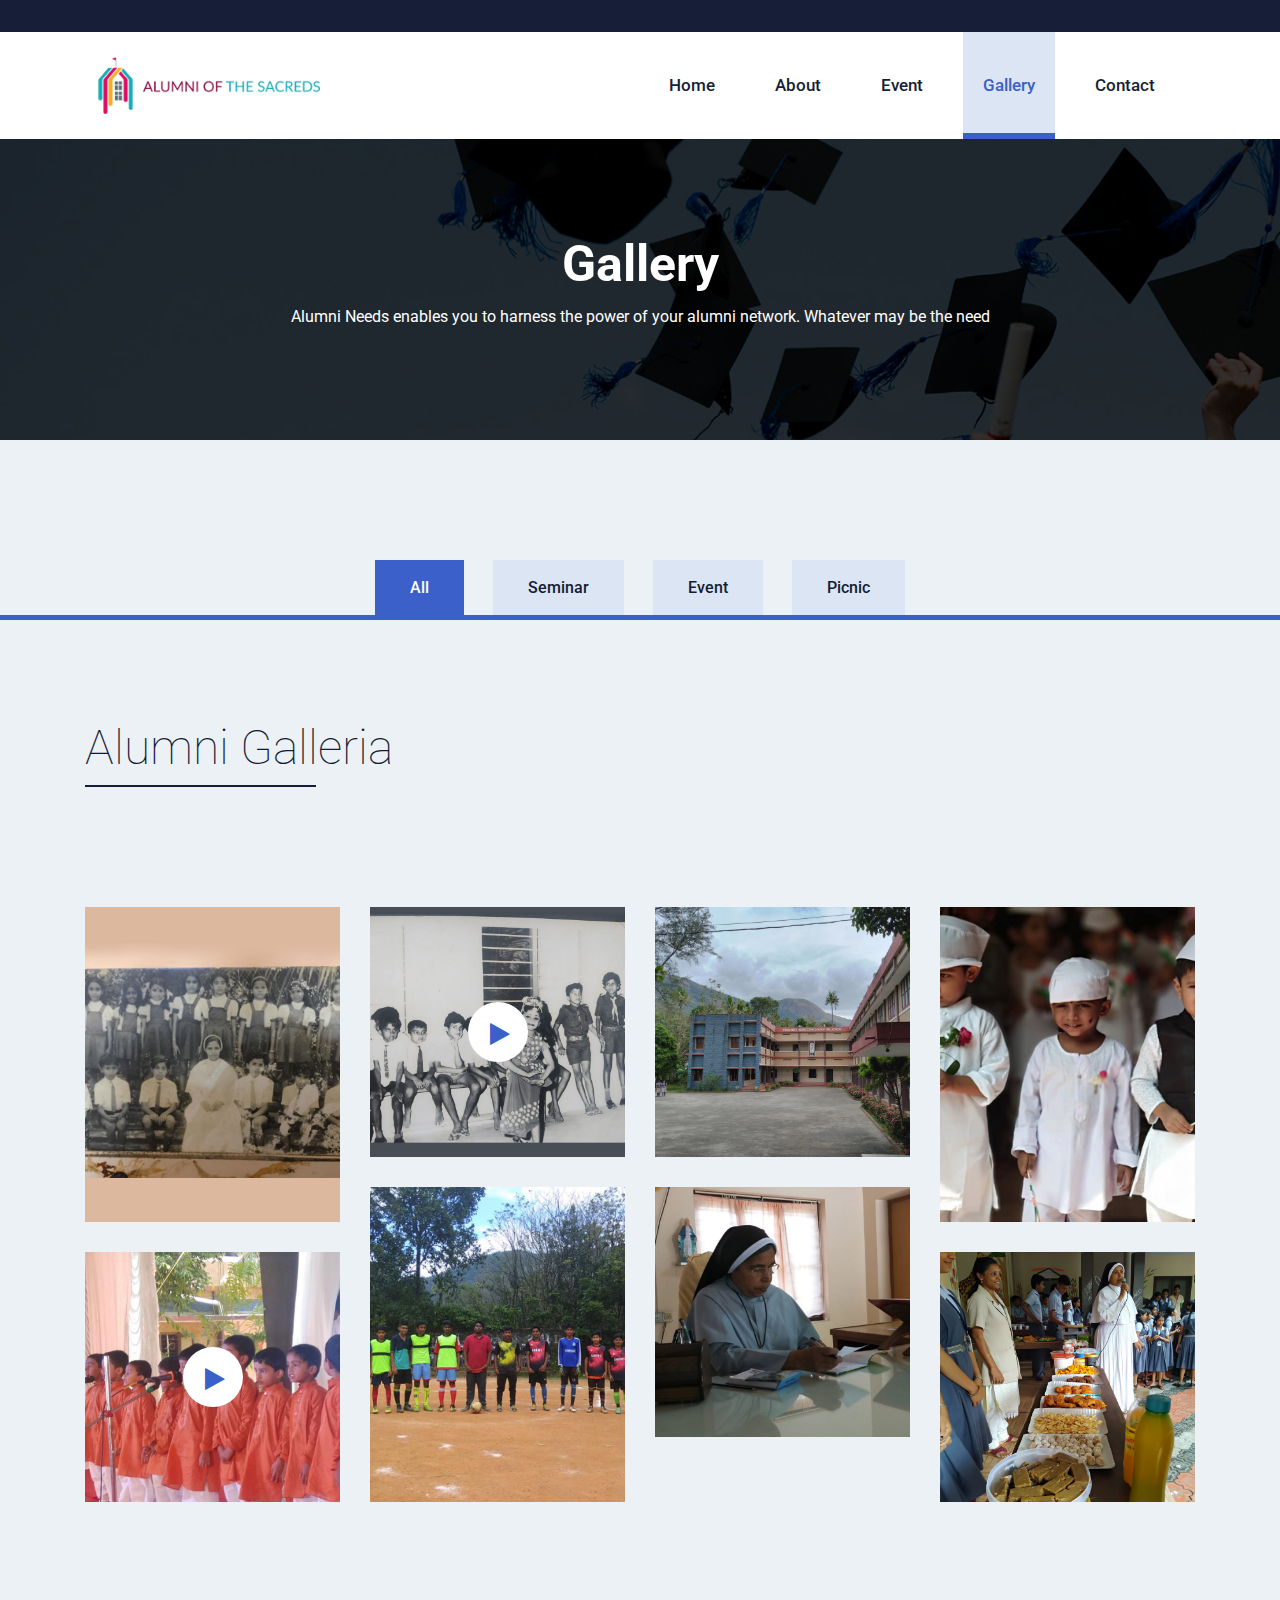
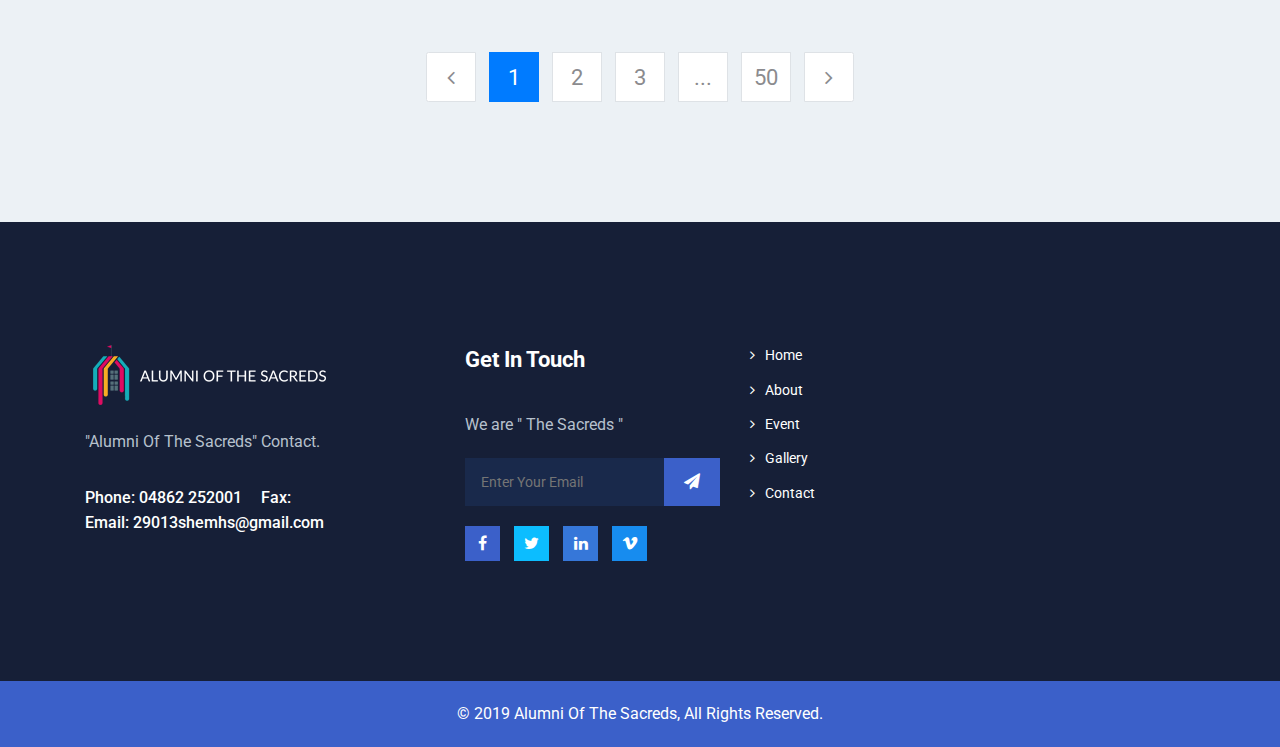
<file: src/main/resources/static/gallery.html>
<!DOCTYPE html>
<html class="no-js" lang="zxx">
<head>
    <meta charset="utf-8">
    <meta http-equiv="X-UA-Compatible" content="IE=edge">
    <meta name="viewport" content="width=device-width, initial-scale=1.0">

    <title>SHAlumni</title>

    <meta name="description" content="simple description for your site">
<meta name="keywords" content="keyword1, keyword2">
<meta name="author" content="Jobz">

<!-- twitter card starts from here, if you don't need remove this section -->
<meta name="twitter:card" content="summary">
<meta name="twitter:site" content="@yourtwitterusername">
<meta name="twitter:creator" content="@yourtwitterusername">
<meta name="twitter:url" content="http://twitter.com">
<meta name="twitter:title" content="Your home page title, max 140 char"> <!-- maximum 140 char -->
<meta name="twitter:description" content="Your site description, maximum 140 char "> <!-- maximum 140 char -->
<meta name="twitter:image" content="img/twittercardimg/twittercard-144-144.png">  <!-- when you post this page url in twitter , this image will be shown -->
<!-- twitter card ends here -->

<!-- facebook open graph starts from here, if you don't need then delete open graph related  -->
<meta property="og:title" content="Your home page title">
<meta property="og:url" content="http://your domain here.com">
<meta property="og:locale" content="en_US">
<meta property="og:site_name" content="Your site name here">
<!--meta property="fb:admins" content="" /-->  <!-- use this if you have  -->
<meta property="og:type" content="website"> <!-- 'article' for single page  -->
<meta property="og:image" content="img/opengraph/fbphoto-476-476.png"> <!-- when you post this page url in facebook , this image will be shown -->
<!-- facebook open graph ends here -->

<!-- desktop bookmark -->
<meta name="msapplication-TileColor" content="#ffffff">
<meta name="msapplication-TileImage" content="img/favicon/ms-icon-144x144.png">
<meta name="theme-color" content="#ffffff">

<!-- icons & favicons -->
<link rel="shortcut icon" type="image/x-icon"  href="img/favicon/favicon.ico">  <!-- this icon shows in browser toolbar -->
<link rel="icon" type="image/x-icon"  href="img/favicon/favicon.ico"> <!-- this icon shows in browser toolbar -->
<link rel="apple-touch-icon" sizes="57x57"  href="img/favicon/apple-icon-57x57.png">
<link rel="apple-touch-icon" sizes="60x60"  href="img/favicon/apple-icon-60x60.png">
<link rel="apple-touch-icon" sizes="72x72"  href="img/favicon/apple-icon-72x72.png">
<link rel="apple-touch-icon" sizes="76x76"  href="img/favicon/apple-icon-76x76.png">
<link rel="apple-touch-icon" sizes="114x114"  href="img/favicon/apple-icon-114x114.png">
<link rel="apple-touch-icon" sizes="120x120"  href="img/favicon/apple-icon-120x120.png">
<link rel="apple-touch-icon" sizes="144x144"  href="img/favicon/apple-icon-144x144.png">
<link rel="apple-touch-icon" sizes="152x152"  href="img/favicon/apple-icon-152x152.png">
<link rel="apple-touch-icon" sizes="180x180"  href="img/favicon/apple-icon-180x180.png">
<link rel="icon" type="image/png" sizes="192x192"  href="img/favicon/android-icon-192x192.png">
<link rel="icon" type="image/png" sizes="32x32"  href="img/favicon/favicon-32x32.png">
<link rel="icon" type="image/png" sizes="96x96"  href="img/favicon/favicon-96x96.png">
<link rel="icon" type="image/png" sizes="16x16"  href="img/favicon/favicon-16x16.png">
<link rel="manifest"  href="img/favicon/manifest.json">

    <link rel="shortcut icon" type="image/x-icon"  href="img/favicon.ico">
<link rel="icon" type="image/x-icon"  href="img/favicon.ico">

<!-- Fallback For IE 9 [ Media Query and html5 Shim] -->
<!--[if lt IE 9]>
<script src="vendor/css3-mediaqueries-js/css3-mediaqueries.js"></script>
<![endif]-->

<!-- GOOGLE FONT -->
<link href="https://fonts.googleapis.com/css?family=Roboto:100,300,400,500,700" rel="stylesheet">

<!-- BOOTSTRAP CSS -->
<link rel="stylesheet"  href="vendor/bootstrap/css/bootstrap.min.css">
<link rel="stylesheet"  href="vendor/navbar/bootstrap-4-navbar.css">

<!--Animate css -->
<link rel="stylesheet"  href="vendor/animate/animate.css" media="all">

<!-- FONT AWESOME CSS -->
<link rel="stylesheet"  href="vendor/fontawesome/css/font-awesome.min.css">

<!--owl carousel css -->
<link rel="stylesheet"  href="vendor/owl-carousel/owl.carousel.css" media="all">

<!--Magnific Popup css -->
<link rel="stylesheet"  href="vendor/magnific/magnific-popup.css" media="all">

<!--Nice Select css -->
<link rel="stylesheet"  href="vendor/nice-select/nice-select.css" media="all">

<!--Offcanvas css -->
<link rel="stylesheet"  href="vendor/js-offcanvas/css/js-offcanvas.css" media="all">

<!-- MODERNIZER  -->
<script src="vendor/modernizr/modernizr-custom.js"></script>

<!-- Main Master Style  CSS  -->
<link id="cbx-style" data-layout="1" rel="stylesheet"  href="css/style-default.min.css" media="all">

</head>
<body>

    <!--[if lt IE 7]>
    <p class="browsehappy">We are Extreamly sorry, But the browser you are using is probably from when civilization started.
        Which is way behind to view this site properly. Please update to a modern browser, At least a real browser. </p>
    <![endif]-->

    <!--== Header Area Start ==-->
<header id="header-area">
    <div class="preheader-area">
        <div class="container">
            <div class="row">
                <div class="col-lg-6 col-sm-7 col-7">
                    <div class="preheader-left">
                        <!-- <a href="mailto:info@construc.com"><strong>Email:</strong> info@construc.com</a>
                        <a href="mailto:info@construc.com"><strong>Hotline:</strong> 880 454 5477</a> -->
                    </div>
                </div>

                <div class="col-lg-6 col-sm-5 col-5 text-right">
                    <div class="preheader-right">
                       <!--  <a title="Login" class="btn-auth btn-auth-rev" href="register.html">Login</a>
                        <a title="Register" class="btn-auth btn-auth" href="register.html">Signup</a> -->
                    </div>
                </div>
            </div>
        </div>
    </div>

    <div class="header-bottom-area" id="fixheader">
        <div class="container">
            <div class="row">
                <div class="col-lg-12">
                    <nav class="main-menu navbar navbar-expand-lg navbar-light">
                        <a class="navbar-brand" href="/">
                            <img src="img/logo.png" alt="Logo">
                        </a>
                        <button class="navbar-toggler" type="button" data-toggle="collapse" data-target="#menucontent" aria-controls="menucontent" aria-expanded="false">
                            <span class="navbar-toggler-icon"></span>
                        </button>

                        <div class="collapse navbar-collapse" id="menucontent">
                            <ul class="navbar-nav ml-auto">
                                <li class="nav-item"><a class="nav-link" href="/">Home</a></li>
                                <li class="nav-item"><a class="nav-link" href="about.html">About</a></li>
                                <li class="nav-item"><a class="nav-link" href="event.html">Event</a></li>
                                <li class="nav-item active"><a class="nav-link" href="gallery.html">Gallery</a></li>
                                <!-- <li class="nav-item dropdown">
                                    <a class="nav-link dropdown-toggle" href="blog.html" data-toggle="dropdown" role="button">Blog</a>
                                    <ul class="dropdown-menu">
                                        <li class="nav-item"><a class="nav-link" href="blog.html">Blog List</a></li>
                                        <li class="nav-item"><a class="nav-link" href="single-blog.html">Single Blog Right Sidebar</a></li>
                                        <li class="nav-item"><a class="nav-link" href="single-blog-leftsidebar.html">Single Blog left Sidebar</a></li>
                                        <li class="nav-item"><a class="nav-link" href="single-blog-withoutsidebar.html">Single Blog No Sidebar</a></li>
                                    </ul>
                                </li>
                                <li class="nav-item dropdown">
                                    <a class="nav-link dropdown-toggle" href="#" data-toggle="dropdown" role="button">Pages</a>
                                    <ul class="dropdown-menu">
                                        <li class="nav-item"><a class="nav-link dropdown-toggle" href="gallery" role="button">Gallery</a>
                                            <ul class="dropdown-menu">
                                                <li class="nav-item"><a class="nav-link" href="gallery">Gallery</a></li>
                                                <li class="nav-item"><a class="nav-link" href="single-album.html">Single Album</a></li>
                                            </ul>
                                        </li>
                                        <li class="nav-item"><a class="nav-link" href="committee.html">Committee</a></li>
                                        <li class="nav-item"><a class="nav-link" href="directory.html">Directory</a></li>
                                        <li class="nav-item"><a class="nav-link" href="register.html">Register</a></li>
                                        <li class="nav-item"><a class="nav-link" href="career.html">Career</a></li>
                                        <li class="nav-item"><a class="nav-link" href="index-offcanvas.html">Off Canvas Menu</a></li>
                                        <li class="nav-item"><a class="nav-link" href="typography.html">Typography</a></li>
                                    </ul>
                                </li> -->
                                <li class="nav-item"><a class="nav-link" href="contact.html">Contact</a></li>
                            </ul>
                        </div>
                    </nav>
                </div>
            </div>
        </div>
    </div>
</header>
<!--== Header Area End ==-->

    <!--== Page Title Area Start ==-->
<section id="page-title-area">
    <div class="container">
        <div class="row">
            <div class="col-lg-8 m-auto text-center">
                <div class="page-title-content">
                    <h1 class="h2">Gallery</h1>
                    <p>Alumni Needs enables you to harness the power of your alumni network. Whatever may be the need</p>
                   <!--<p>&#xA9; 2019Alumni Of The Sacreds, All Rights Reserved.</p>-->
                </div>
            </div>
        </div>
    </div>
</section>
<!--== Page Title Area End ==-->

    <!--== Gallery Page Content Start ==-->
    <section id="page-content-wrap">
        <div class="gallery-page-wrap section-padding">
            <!-- Gallery Menu Start -->
            <div class="gallery-menu text-center">
                <a href="#" class="active">All</a>
                <a href="#">Seminar</a>
                <a href="#">Event</a>
                <a href="#">Picnic</a>
            </div>
            <!-- Gallery Menu End -->

            <!--= Gallery Page Content Wrap Start =-->
            <div class="container">
                <div class="row">
                    <div class="col-lg-12">
                        <div class="full-album-content">
                            <!-- Single Album Start -->
                            <div class="single-album-wraper">
                                <div class="album-heading">
                                    <h2><a href="#">Alumni Galleria </a></h2>
                                   <!--  <p>Etiam vitae tortor. Curabitur nisi. In hac habitasse platea dictumst. Praesent ac massa at ligula laoreet iaculis. Praesent ac massa at ligula laoreet iaculis.
                                        sollicitudin, ipsum eu pulvinar rutrum, tellus ipsum laoreet sapien, quis venenatis ante odio sit amet eros. Nullam quis ante. Curabitur vestibulum.</p>
                                    <a href="single-album.html" class="btn btn-brand">View Album</a> -->
                                </div>

                                <div class="album-gallery-item">
                                    <div class="row gallery-gird">
    <!-- Single Gallery Start -->
    <div class="col-lg-3  col-sm-6 recent event">
        <div class="single-gallery-item gallery-bg-1">
            <div class="gallery-hvr-wrap">
                <div class="gallery-hvr-text">
                    <h4>SH School Gallery</h4>
                    <p class="gallery-event-date">28 Oct, 2018</p>
                </div>
                <a href="img/gallery/gellary-img-1.jpg" class="btn-zoom image-popup">
                    <img src="img/zoom-icon.png" alt="a">
                </a>
            </div>
        </div>
    </div>
    <!-- Single Gallery End -->

    <!-- Single Gallery Start -->
    <div class="col-lg-3  col-sm-6 old event pic">
        <div class="single-gallery-item video gallery-bg-2">
            <a href="https://player.vimeo.com/video/140182080?title=0&amp;portrait=0&amp;byline=0&amp;autoplay=1&amp;loop=1" class="btn btn-video-play video-popup"><i class="fa fa-play"></i></a>
        </div>
    </div>
    <!-- Single Gallery End -->

    <!-- Single Gallery Start -->
    <div class="col-lg-3  col-sm-6 recent pic">
        <div class="single-gallery-item gallery-bg-3">
            <div class="gallery-hvr-wrap">
                <div class="gallery-hvr-text">
                    <h4>SH School Gallery</h4>
                    <p class="gallery-event-date">28 Oct, 2018</p>
                </div>
                <a href="img/gallery/gellary-img-3.jpg" class="btn-zoom image-popup">
                    <img src="img/zoom-icon.png" alt="a">
                </a>
            </div>
        </div>
    </div>
    <!-- Single Gallery End -->

    <!-- Single Gallery Start -->
    <div class="col-lg-3  col-sm-6 old">
        <div class="single-gallery-item gallery-bg-4">
            <div class="gallery-hvr-wrap">
                <div class="gallery-hvr-text">
                    <h4>SH School Gallery</h4>
                    <p class="gallery-event-date">28 Oct, 2018</p>
                </div>
                <a href="img/gallery/gellary-img-4.jpg" class="btn-zoom image-popup">
                    <img src="img/zoom-icon.png" alt="a">
                </a>
            </div>
        </div>
    </div>
    <!-- Single Gallery End -->

    <!-- Single Gallery Start -->
    <div class="col-lg-3  col-sm-6 pic event">
        <div class="single-gallery-item gallery-bg-5">
            <div class="gallery-hvr-wrap">
                <div class="gallery-hvr-text">
                    <h4>SH School Gallery</h4>
                    <p class="gallery-event-date">28 Oct, 2018</p>
                </div>
                <a href="img/gallery/gellary-img-5.jpg" class="btn-zoom image-popup">
                    <img src="img/zoom-icon.png" alt="a">
                </a>
            </div>
        </div>
    </div>
    <!-- Single Gallery End -->

    <!-- Single Gallery Start -->
    <div class="col-lg-3  col-sm-6 old recent">
        <div class="single-gallery-item gallery-bg-6">
            <div class="gallery-hvr-wrap">
                <div class="gallery-hvr-text">
                    <h4>SH School Gallery</h4>
                    <p class="gallery-event-date">28 Oct, 2018</p>
                </div>
                <a href="img/gallery/gellary-img-6.jpg" class="btn-zoom image-popup">
                    <img src="img/zoom-icon.png" alt="a">
                </a>
            </div>
        </div>
    </div>
    <!-- Single Gallery End -->

    <!-- Single Gallery Start -->
    <div class="col-lg-3  col-sm-6 pic">
        <div class="single-gallery-item video gallery-bg-7">
            <a href="https://player.vimeo.com/video/181545195?title=0&amp;portrait=0&amp;byline=0&amp;autoplay=1&amp;loop=1" class="btn btn-video-play video-popup"><i class="fa fa-play"></i></a>
        </div>
    </div>
    <!-- Single Gallery End -->

    <!-- Single Gallery Start -->
    <div class="col-lg-3  col-sm-6 pic recent old">
        <div class="single-gallery-item gallery-bg-8">
            <div class="gallery-hvr-wrap">
                <div class="gallery-hvr-text">
                    <h4>SH School Gallery</h4>
                    <p class="gallery-event-date">28 Oct, 2018</p>
                </div>
                <a href="img/gallery/gellary-img-8.jpg" class="btn-zoom image-popup">
                    <img src="img/zoom-icon.png" alt="a">
                </a>
            </div>
        </div>
    </div>
    <!-- Single Gallery End -->
</div>
                                </div>
                            </div>
                            <!-- Single Album End -->

                            <!-- Single Album Start -->
   <!--                          <div class="single-album-wraper">
                                <div class="album-heading">
                                    <h2><a href="single-album.html">Our last Meetup in 2018</a></h2>
                                    <p>Etiam vitae tortor. Curabitur nisi. In hac habitasse platea dictumst. Praesent ac massa at ligula laoreet iaculis. Praesent ac massa at ligula laoreet iaculis.
                                        sollicitudin, ipsum eu pulvinar rutrum, tellus ipsum laoreet sapien, quis venenatis ante odio sit amet eros. Nullam quis ante. Curabitur vestibulum.</p>
                                    <a href="single-album.html" class="btn btn-brand">View Album</a>
                                </div>

                                <div class="album-gallery-item">
                                    <div class="row gallery-gird">
    Single Gallery Start
    <div class="col-lg-3  col-sm-6 recent event">
        <div class="single-gallery-item gallery-bg-1">
            <div class="gallery-hvr-wrap">
                <div class="gallery-hvr-text">
                    <h4>SH School Gallery</h4>
                    <p class="gallery-event-date">28 Oct, 2018</p>
                </div>
                <a  href="img/gallery/gellary-img-1.jpg" class="btn-zoom image-popup">
                    <img src="img/zoom-icon.png" alt="a">
                </a>
            </div>
        </div>
    </div>
    Single Gallery End

    Single Gallery Start
    <div class="col-lg-3  col-sm-6 old event pic">
        <div class="single-gallery-item video gallery-bg-2">
            <a href="https://player.vimeo.com/video/140182080?title=0&amp;portrait=0&amp;byline=0&amp;autoplay=1&amp;loop=1" class="btn btn-video-play video-popup"><i class="fa fa-play"></i></a>
        </div>
    </div>
    Single Gallery End

    Single Gallery Start
    <div class="col-lg-3  col-sm-6 recent pic">
        <div class="single-gallery-item gallery-bg-3">
            <div class="gallery-hvr-wrap">
                <div class="gallery-hvr-text">
                    <h4>SH School Gallery</h4>
                    <p class="gallery-event-date">28 Oct, 2018</p>
                </div>
                <a  href="img/gallery/gellary-img-3.jpg" class="btn-zoom image-popup">
                    <img src="img/zoom-icon.png" alt="a">
                </a>
            </div>
        </div>
    </div>
    Single Gallery End

    Single Gallery Start
    <div class="col-lg-3  col-sm-6 old">
        <div class="single-gallery-item gallery-bg-4">
            <div class="gallery-hvr-wrap">
                <div class="gallery-hvr-text">
                    <h4>SH School Gallery</h4>
                    <p class="gallery-event-date">28 Oct, 2018</p>
                </div>
                <a  href="img/gallery/gellary-img-4.jpg" class="btn-zoom image-popup">
                    <img src="img/zoom-icon.png" alt="a">
                </a>
            </div>
        </div>
    </div>
    Single Gallery End

    Single Gallery Start
    <div class="col-lg-3  col-sm-6 pic event">
        <div class="single-gallery-item gallery-bg-5">
            <div class="gallery-hvr-wrap">
                <div class="gallery-hvr-text">
                    <h4>SH School Gallery</h4>
                    <p class="gallery-event-date">28 Oct, 2018</p>
                </div>
                <a  href="img/gallery/gellary-img-5.jpg" class="btn-zoom image-popup">
                    <img src="img/zoom-icon.png" alt="a">
                </a>
            </div>
        </div>
    </div>
    Single Gallery End

    Single Gallery Start
    <div class="col-lg-3  col-sm-6 old recent">
        <div class="single-gallery-item gallery-bg-6">
            <div class="gallery-hvr-wrap">
                <div class="gallery-hvr-text">
                    <h4>SH School Gallery</h4>
                    <p class="gallery-event-date">28 Oct, 2018</p>
                </div>
                <a  href="img/gallery/gellary-img-6.jpg" class="btn-zoom image-popup">
                    <img src="img/zoom-icon.png" alt="a">
                </a>
            </div>
        </div>
    </div>
    Single Gallery End

    Single Gallery Start
    <div class="col-lg-3  col-sm-6 pic">
        <div class="single-gallery-item video gallery-bg-7">
            <a href="https://player.vimeo.com/video/181545195?title=0&amp;portrait=0&amp;byline=0&amp;autoplay=1&amp;loop=1" class="btn btn-video-play video-popup"><i class="fa fa-play"></i></a>
        </div>
    </div>
    Single Gallery End

    Single Gallery Start
    <div class="col-lg-3  col-sm-6 pic recent old">
        <div class="single-gallery-item gallery-bg-8">
            <div class="gallery-hvr-wrap">
                <div class="gallery-hvr-text">
                    <h4>SH School Gallery</h4>
                    <p class="gallery-event-date">28 Oct, 2018</p>
                </div>
                <a  href="img/gallery/gellary-img-8.jpg" class="btn-zoom image-popup">
                    <img src="img/zoom-icon.png" alt="a">
                </a>
            </div>
        </div>
    </div>
    Single Gallery End
</div>
                                </div>
                            </div>
                            Single Album End

                            Single Album Start
                            <div class="single-album-wraper">
                                <div class="album-heading">
                                    <h2><a href="single-album.html">Our last Meetup in 2018</a></h2>
                                    <p>Etiam vitae tortor. Curabitur nisi. In hac habitasse platea dictumst. Praesent ac massa at ligula laoreet iaculis. Praesent ac massa at ligula laoreet iaculis.
                                        sollicitudin, ipsum eu pulvinar rutrum, tellus ipsum laoreet sapien, quis venenatis ante odio sit amet eros. Nullam quis ante. Curabitur vestibulum.</p>
                                    <a href="single-album.html" class="btn btn-brand">View Album</a>
                                </div>

                                <div class="album-gallery-item">
                                    <div class="row gallery-gird">
    Single Gallery Start
    <div class="col-lg-3  col-sm-6 recent event">
        <div class="single-gallery-item gallery-bg-1">
            <div class="gallery-hvr-wrap">
                <div class="gallery-hvr-text">
                    <h4>SH School Gallery</h4>
                    <p class="gallery-event-date">28 Oct, 2018</p>
                </div>
                <a  href="img/gallery/gellary-img-1.jpg" class="btn-zoom image-popup">
                    <img src="img/zoom-icon.png" alt="a">
                </a>
            </div>
        </div>
    </div>
    Single Gallery End

    Single Gallery Start
    <div class="col-lg-3  col-sm-6 old event pic">
        <div class="single-gallery-item video gallery-bg-2">
            <a href="https://player.vimeo.com/video/140182080?title=0&amp;portrait=0&amp;byline=0&amp;autoplay=1&amp;loop=1" class="btn btn-video-play video-popup"><i class="fa fa-play"></i></a>
        </div>
    </div>
    Single Gallery End

    Single Gallery Start
    <div class="col-lg-3  col-sm-6 recent pic">
        <div class="single-gallery-item gallery-bg-3">
            <div class="gallery-hvr-wrap">
                <div class="gallery-hvr-text">
                    <h4>SH School Gallery</h4>
                    <p class="gallery-event-date">28 Oct, 2018</p>
                </div>
                <a  href="img/gallery/gellary-img-3.jpg" class="btn-zoom image-popup">
                    <img src="img/zoom-icon.png" alt="a">
                </a>
            </div>
        </div>
    </div>
    Single Gallery End

    Single Gallery Start
    <div class="col-lg-3  col-sm-6 old">
        <div class="single-gallery-item gallery-bg-4">
            <div class="gallery-hvr-wrap">
                <div class="gallery-hvr-text">
                    <h4>SH School Gallery</h4>
                    <p class="gallery-event-date">28 Oct, 2018</p>
                </div>
                <a  href="img/gallery/gellary-img-4.jpg" class="btn-zoom image-popup">
                    <img src="img/zoom-icon.png" alt="a">
                </a>
            </div>
        </div>
    </div>
    Single Gallery End

    Single Gallery Start
    <div class="col-lg-3  col-sm-6 pic event">
        <div class="single-gallery-item gallery-bg-5">
            <div class="gallery-hvr-wrap">
                <div class="gallery-hvr-text">
                    <h4>SH School Gallery</h4>
                    <p class="gallery-event-date">28 Oct, 2018</p>
                </div>
                <a  href="img/gallery/gellary-img-5.jpg" class="btn-zoom image-popup">
                    <img src="img/zoom-icon.png" alt="a">
                </a>
            </div>
        </div>
    </div>
    Single Gallery End

    Single Gallery Start
    <div class="col-lg-3  col-sm-6 old recent">
        <div class="single-gallery-item gallery-bg-6">
            <div class="gallery-hvr-wrap">
                <div class="gallery-hvr-text">
                    <h4>SH School Gallery</h4>
                    <p class="gallery-event-date">28 Oct, 2018</p>
                </div>
                <a  href="img/gallery/gellary-img-6.jpg" class="btn-zoom image-popup">
                    <img src="img/zoom-icon.png" alt="a">
                </a>
            </div>
        </div>
    </div>
    Single Gallery End

    Single Gallery Start
    <div class="col-lg-3  col-sm-6 pic">
        <div class="single-gallery-item video gallery-bg-7">
            <a href="https://player.vimeo.com/video/181545195?title=0&amp;portrait=0&amp;byline=0&amp;autoplay=1&amp;loop=1" class="btn btn-video-play video-popup"><i class="fa fa-play"></i></a>
        </div>
    </div>
    Single Gallery End

    Single Gallery Start
    <div class="col-lg-3  col-sm-6 pic recent old">
        <div class="single-gallery-item gallery-bg-8">
            <div class="gallery-hvr-wrap">
                <div class="gallery-hvr-text">
                    <h4>SH School Gallery</h4>
                    <p class="gallery-event-date">28 Oct, 2018</p>
                </div>
                <a  href="img/gallery/gellary-img-8.jpg" class="btn-zoom image-popup">
                    <img src="img/zoom-icon.png" alt="a">
                </a>
            </div>
        </div>
    </div>
    Single Gallery End
</div>
                                </div>
                            </div> -->
                            <!-- Single Album End -->
                        </div>
                        <div class="pagination-wrap text-center">
                            <nav>
                                <ul class="pagination">
                                    <li class="page-item"><a class="page-link" href="#"><i class="fa fa-angle-left"></i></a></li>
                                    <li class="page-item active"><a class="page-link" href="#">1</a></li>
                                    <li class="page-item"><a class="page-link" href="#">2</a></li>
                                    <li class="page-item"><a class="page-link" href="#">3</a></li>
                                    <li class="page-item"><a class="page-link" href="#">...</a></li>
                                    <li class="page-item"><a class="page-link" href="#">50</a></li>
                                    <li class="page-item"><a class="page-link" href="#"><i class="fa fa-angle-right"></i></a></li>
                                </ul>
                            </nav>
                        </div>
                    </div>
                </div>
            </div>
            <!--= Gallery Page Content Wrap End =-->
        </div>
    </section>
    <!--== Gallery Page Content End ==-->

     <!--== Footer Area Start ==-->
<footer id="footer-area">
    <!-- Footer Widget Start -->
    <div class="footer-widget section-padding">
        <div class="container">
            <div class="row">
                <!-- Single Widget Start -->
                <div class="col-lg-4 col-sm-6">
                    <div class="single-widget-wrap">
                        <div class="widgei-body">
                            <div class="footer-about">
                                <img src="img/footer-logo.png" alt="Logo" class="img-fluid">
                                 <p>"Alumni Of The Sacreds" Contact.</p>
                                <a href="#">Phone: 04862 252001</a> <a href="#">Fax: <!-- +88474 156 362 --></a> <br> <a href="#">Email: 29013shemhs@gmail.com</a>
                            </div>
                        </div>
                    </div>
                </div>
                <!-- Single Widget End -->

                <!-- Single Widget Start -->
                <div class="col-lg-3 col-sm-6">
                    <div class="single-widget-wrap">
                        <h4 class="widget-title">Get In Touch</h4>
                        <div class="widgei-body">
                            <p>We are " The Sacreds "</p>
                            <div class="newsletter-form">
                                <form id="cbx-subscribe-form" role="search">
                                    <input type="email" placeholder="Enter Your Email" id="subscribe" required>
                                    <button type="submit"><i class="fa fa-send"></i></button>
                                </form>
                            </div>
                            <div class="footer-social-icons">
                                <a href="#" target="_blank"><i class="fa fa-facebook"></i></a>
                                <a href="#" target="_blank"><i class="fa fa-twitter"></i></a>
                                <a href="#" target="_blank"><i class="fa fa-linkedin"></i></a>
                                <a href="#" target="_blank"><i class="fa fa-vimeo"></i></a>
                            </div>
                        </div>
                    </div>
                </div>
                <!-- Single Widget End -->

                <!-- Single Widget Start -->
               <!--  <div class="col-lg-3 col-sm-6">
                    <div class="single-widget-wrap">
                        <h4 class="widget-title">Usefull Link</h4>  
                        <div class="widgei-body">
                            <ul class="double-list footer-list clearfix">
                            
                            	<li><a href="/">Home</a></li>
                                <li><a href="about">About</a></li>
                                <li><a href="event">Event</a></li>
                               
                                <li><a href="#">Pricing Plan</a></li>
                                <li><a href="#">Categories</a></li>
                                <li><a href="#">Populer Deal</a></li>
                                <li><a href="#">FAQ</a></li>
                                <li><a href="#">Support</a></li>
                                <li><a href="#">Pricing Plan</a></li>
                                <li><a href="#">Categories</a></li>
                                <li><a href="#">Populer Deal</a></li>
                                <li><a href="#">FAQ</a></li>
                                <li><a href="#">Support</a></li>
                            </ul>
                        </div>
                    </div>
                </div> -->
                <!-- Single Widget End -->

                <!-- Single Widget Start -->
                <div class="col-lg-2 col-sm-6">
                    <div class="single-widget-wrap">
                        <!-- <h4 class="widget-title">SHEMHSS MOOLAMATTOM</h4>   -->
                        <div class="widgei-body">
                       
                         <ul class="footer-list clearfix">
                         
                         <li><a href="/">Home</a></li>
                                <li><a href="about">About</a></li>
                                <li><a href="event">Event</a></li>
                         		<li><a href="gallery">Gallery</a></li>
                                <li><a href="contact">Contact</a></li>
                               
                                 <!--   <li><a href="#">Pricing Plan</a></li>
                                <li><a href="#">Categories</a></li>
                                <li><a href="#">Populer Deal</a></li>
                                <li><a href="#">FAQ</a></li>
                                <li><a href="#">Support</a></li>-->
                            </ul> 
                        </div>
                    </div>
                </div>
                <!-- Single Widget End -->
            </div>
        </div>
    </div>
    <!-- Footer Widget End -->

    <!-- Footer Bottom Start -->
    <div class="footer-bottom">
        <div class="container">
            <div class="row">
                <div class="col-lg-12 text-center">
                    <div class="footer-bottom-text">
                       <p>&#xA9; 2019  Alumni Of The Sacreds, All Rights Reserved.</p>
                    </div>
                </div>
            </div>
        </div>
    </div>
    <!-- Footer Bottom End -->
</footer>
<!--== Footer Area End ==-->

<!--== Scroll Top ==-->
<a href="#" class="scroll-top">
    <i class="fa fa-angle-up"></i>
</a>
<!--== Scroll Top ==-->

    <!-- SITE SCRIPT  -->

<!-- Jquery JS  -->
<script src="vendor/jquery/jquery-3.3.1.min.js"></script>

<!-- POPPER JS -->
<script src="vendor/bootstrap/js/popper.min.js"></script>

<!-- BOOTSTRAP JS -->
<script src="vendor/bootstrap/js/bootstrap.min.js"></script>
<script src="vendor/navbar/bootstrap-4-navbar.js"></script>

<!--owl-->
<script src="vendor/owl-carousel/owl.carousel.min.js"></script>

<!--Waypoint-->
<script src="vendor/waypoint/waypoints.min.js"></script>

<!--CounterUp-->
<script src="vendor/counterup/jquery.counterup.min.js"></script>

<!--isotope-->
<script src="vendor/isotope/isotope.pkgd.min.js"></script>

<!--magnific-->
<script src="vendor/magnific/jquery.magnific-popup.min.js"></script>

<!--Smooth Scroll-->
<script src="vendor/smooth-scroll/jquery.smooth-scroll.min.js"></script>

<!--Jquery Easing-->
<script src="vendor/jquery-easing/jquery.easing.1.3.min.js"></script>

<!--Nice Select -->
<script src="vendor/nice-select/jquery.nice-select.js"></script>

<!--Jquery Valadation -->
<script src="vendor/validation/jquery.validate.min.js"></script>
<script src="vendor/validation/additional-methods.min.js"></script>

<!--off-canvas js -->
<script src="vendor/js-offcanvas/js/js-offcanvas.pkgd.min.js"></script>

<!-- Countdown -->
<script src="vendor/jquery.countdown/jquery.countdown.min.js"></script>

<!-- custom js: main custom theme js file  -->
<script src="js/theme.min.js"></script>

<!-- custom js: custom js file is added for easy custom js code  -->
<script src="js/custom.js"></script>

<!-- custom js: custom scripts for theme style switcher for demo purpose  -->



</body>
</html>
</file>
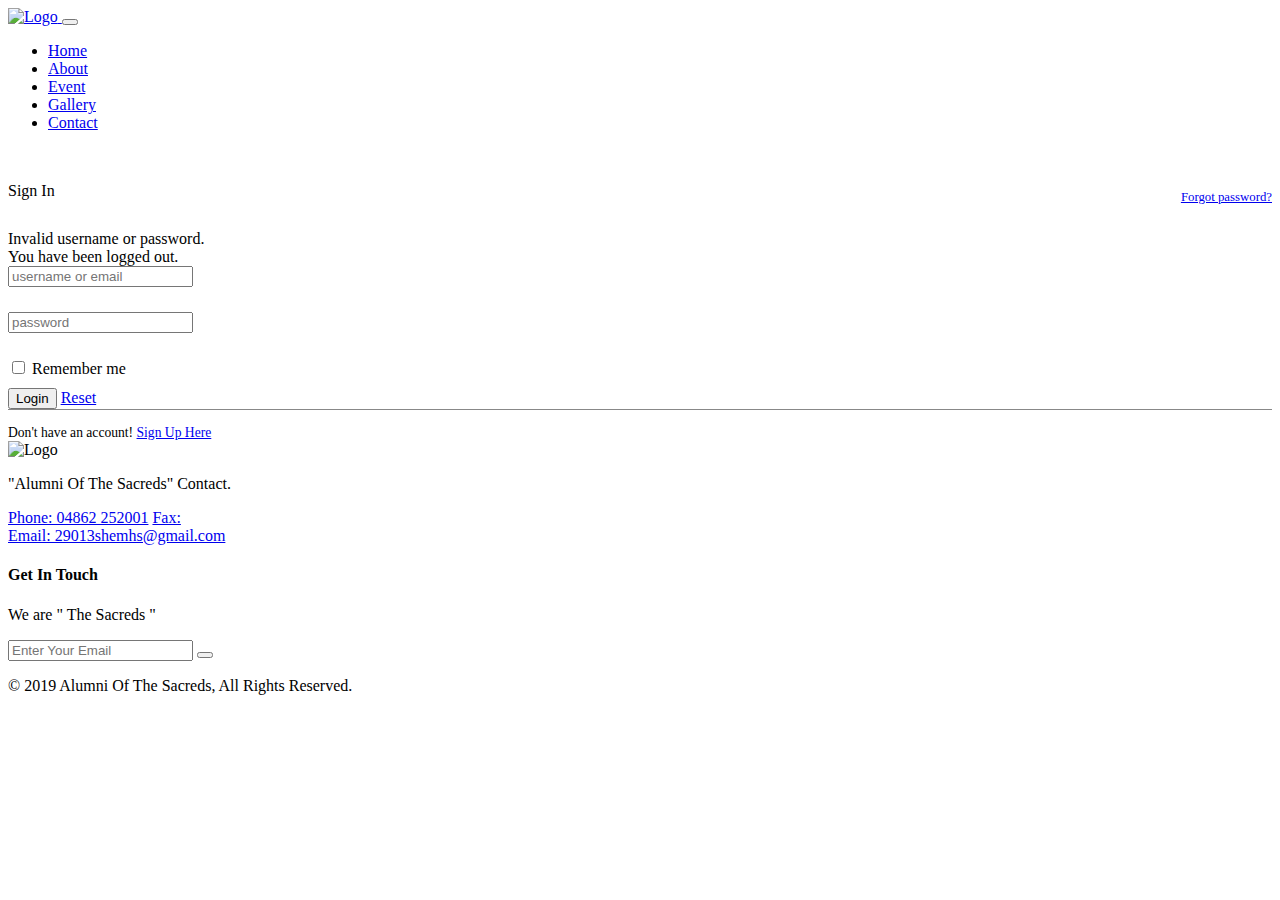
<file: src/main/resources/static/login.html>
<!DOCTYPE html SYSTEM "http://www.thymeleaf.org/dtd/xhtml1-strict-thymeleaf-spring3-3.dtd">
<html lang="en" xmlns="http://www.w3.org/1999/xhtml"
      xmlns:th="http://www.thymeleaf.org">
<head>
    <meta charset="utf-8">
    <meta http-equiv="X-UA-Compatible" content="IE=edge">
    <meta name="viewport" content="width=device-width, initial-scale=1.0">

    <title>SHAlumni</title>

    <meta name="description" content="simple description for your site">
<meta name="keywords" content="keyword1, keyword2">
<meta name="author" content="Jobz">

<!-- twitter card starts from here, if you don't need remove this section -->
<meta name="twitter:card" content="summary">
<meta name="twitter:site" content="@yourtwitterusername">
<meta name="twitter:creator" content="@yourtwitterusername">
<meta name="twitter:url" content="http://twitter.com">
<meta name="twitter:title" content="Your home page title, max 140 char"> <!-- maximum 140 char -->
<meta name="twitter:description" content="Your site description, maximum 140 char "> <!-- maximum 140 char -->
<meta name="twitter:image" content="/static/img/twittercardimg/twittercard-144-144.png">  <!-- when you post this page url in twitter , this image will be shown -->
<!-- twitter card ends here -->

<!-- facebook open graph starts from here, if you don't need then delete open graph related  -->
<meta property="og:title" content="Your home page title">
<meta property="og:url" content="http://your domain here.com">
<meta property="og:locale" content="en_US">
<meta property="og:site_name" content="Your site name here">
<!--meta property="fb:admins" content="" /-->  <!-- use this if you have  -->
<meta property="og:type" content="website"> <!-- 'article' for single page  -->
<meta property="og:image" content="/static/img/opengraph/fbphoto-476-476.png"> <!-- when you post this page url in facebook , this image will be shown -->
<!-- facebook open graph ends here -->

<!-- desktop bookmark -->
<meta name="msapplication-TileColor" content="#ffffff">
<meta name="msapplication-TileImage" content="/static/img/favicon/ms-icon-144x144.png">
<meta name="theme-color" content="#ffffff">

<!-- icons & favicons -->
<link rel="shortcut icon" type="image/x-icon" th:href="@{img/favicon/favicon.ico}"> </link>  <!-- this icon shows in browser toolbar -->
<link rel="icon" type="image/x-icon" th:href="@{img/favicon/favicon.ico}"> </link> <!-- this icon shows in browser toolbar -->
<link rel="apple-touch-icon" sizes="57x57" th:href="@{img/favicon/apple-icon-57x57.png}"> </link>
<link rel="apple-touch-icon" sizes="60x60" th:href="@{img/favicon/apple-icon-60x60.png}"> </link>
<link rel="apple-touch-icon" sizes="72x72" th:href="@{img/favicon/apple-icon-72x72.png}"> </link>
<link rel="apple-touch-icon" sizes="76x76" th:href="@{img/favicon/apple-icon-76x76.png}"> </link>
<link rel="apple-touch-icon" sizes="114x114" th:href="@{img/favicon/apple-icon-114x114.png}"> </link>
<link rel="apple-touch-icon" sizes="120x120" th:href="@{img/favicon/apple-icon-120x120.png}"> </link>
<link rel="apple-touch-icon" sizes="144x144" th:href="@{img/favicon/apple-icon-144x144.png}"> </link>
<link rel="apple-touch-icon" sizes="152x152" th:href="@{img/favicon/apple-icon-152x152.png}"> </link>
<link rel="apple-touch-icon" sizes="180x180" th:href="@{img/favicon/apple-icon-180x180.png}"> </link>
<link rel="icon" type="image/png" sizes="192x192" th:href="@{img/favicon/android-icon-192x192.png}"> </link>
<link rel="icon" type="image/png" sizes="32x32" th:href="@{img/favicon/favicon-32x32.png}"> </link>
<link rel="icon" type="image/png" sizes="96x96" th:href="@{img/favicon/favicon-96x96.png}"> </link>
<link rel="icon" type="image/png" sizes="16x16" th:href="@{img/favicon/favicon-16x16.png}"> </link>
<link rel="manifest" th:href="@{img/favicon/manifest.json}"> </link>

    <link rel="shortcut icon" type="image/x-icon" th:href="@{img/favicon.ico}"> </link>
<link rel="icon" type="image/x-icon" th:href="@{img/favicon.ico}"> </link>

<!-- Fallback For IE 9 [ Media Query and html5 Shim] -->
<!--[if lt IE 9]>
<script th:src="@{vendor/css3-mediaqueries-js/css3-mediaqueries.js}"></script>
<![endif]-->

<!-- GOOGLE FONT -->
<link href="https://fonts.googleapis.com/css?family=Roboto:100,300,400,500,700" rel="stylesheet"> </link>

<!-- BOOTSTRAP CSS -->
<link rel="stylesheet" th:href="@{vendor/bootstrap/css/bootstrap.min.css}"> </link>
<link rel="stylesheet" th:href="@{vendor/navbar/bootstrap-4-navbar.css}"> </link>

<!--Animate css -->
<link rel="stylesheet" th:href="@{vendor/animate/animate.css}" media="all"> </link>

<!-- FONT AWESOME CSS --> 
<link rel="stylesheet" th:href="@{vendor/fontawesome/css/font-awesome.min.css}"> </link>

<!--owl carousel css -->
<link rel="stylesheet" th:href="@{vendor/owl-carousel/owl.carousel.css}" media="all"> </link>

<!--Magnific Popup css -->
<link rel="stylesheet" th:href="@{vendor/magnific/magnific-popup.css}" media="all"> </link>

<!--Nice Select css -->
<link rel="stylesheet" th:href="@{vendor/nice-select/nice-select.css}" media="all"> </link>

<!--Offcanvas css -->
<link rel="stylesheet" th:href="@{vendor/js-offcanvas/css/js-offcanvas.css}" media="all"> </link>

<!-- MODERNIZER  -->
<script th:src="@{vendor/modernizr/modernizr-custom.js}"></script>

<!-- Main Master Style  CSS  -->
<link id="cbx-style" data-layout="1" rel="stylesheet" th:href="@{css/style-default.min.css}" media="all"> </link>
</head>
<body>

<!--[if lt IE 7]>
<p class="browsehappy">We are Extreamly sorry, But the browser you are using is probably from when civilization started. Which is way behind to view this site properly. Please update to a modern browser, At least a real browser. </p>
<![endif]-->

    <!--== Header Area Start ==-->
<header id="header-area">
    <div class="preheader-area">
        <div class="container">
            <div class="row">
                <div class="col-lg-6 col-sm-7 col-7">
                    <div class="preheader-left">
                        <!-- <a href="mailto:info@construc.com"><strong>Email:</strong> info@construc.com</a>
                        <a href="mailto:info@construc.com"><strong>Hotline:</strong> 880 454 5477</a> -->
                    </div>
                </div>

                <div class="col-lg-6 col-sm-5 col-5 text-right">
                    <div class="preheader-right">
                        <!--<a title="Login" class="btn-auth btn-auth-rev" href="login">Login</a>
                        <a title="Register" class="btn-auth btn-auth" href="register.html">Signup</a>-->
                    </div>
                </div>
            </div>
        </div>
    </div>

    <div class="header-bottom-area" id="fixheader">
        <div class="container">
            <div class="row">
                <div class="col-lg-12">
                    <nav class="main-menu navbar navbar-expand-lg navbar-light">
                        <a class="navbar-brand" href="/">
                            <img th:src="@{img/logo.png}" alt="Logo">
                        </a>
                        <button class="navbar-toggler" type="button" data-toggle="collapse" data-target="#menucontent" aria-controls="menucontent" aria-expanded="false">
                            <span class="navbar-toggler-icon"></span>
                        </button>

                        <div class="collapse navbar-collapse" id="menucontent">
                            <ul class="navbar-nav ml-auto">
                                <li class="nav-item active"><a class="nav-link" href="/">Home</a></li>
                                <li class="nav-item"><a class="nav-link" href="about">About</a></li>
                                <li class="nav-item"><a class="nav-link" href="event">Event</a></li>
                                <li class="nav-item"><a class="nav-link" href="gallery">Gallery</a></li>
                                <!-- <li class="nav-item dropdown">
                                    <a class="nav-link dropdown-toggle" href="blog.html" data-toggle="dropdown" role="button">Blog</a>
                                    <ul class="dropdown-menu">
                                        <li class="nav-item"><a class="nav-link" href="blog.html">Blog List</a></li>
                                        <li class="nav-item"><a class="nav-link" href="single-blog.html">Single Blog Right Sidebar</a></li>
                                        <li class="nav-item"><a class="nav-link" href="single-blog-leftsidebar.html">Single Blog left Sidebar</a></li>
                                        <li class="nav-item"><a class="nav-link" href="single-blog-withoutsidebar.html">Single Blog No Sidebar</a></li>
                                    </ul>
                                </li>
                                <li class="nav-item dropdown">
                                    <a class="nav-link dropdown-toggle" href="#" data-toggle="dropdown" role="button">Pages</a>
                                    <ul class="dropdown-menu">
                                        <li class="nav-item"><a class="nav-link dropdown-toggle" href="gallery" role="button">Gallery</a>
                                            <ul class="dropdown-menu">
                                                <li class="nav-item"><a class="nav-link" href="gallery">Gallery</a></li>
                                                <li class="nav-item"><a class="nav-link" href="single-album.html">Single Album</a></li>
                                            </ul>
                                        </li>
                                        <li class="nav-item"><a class="nav-link" href="committee.html">Committee</a></li>
                                        <li class="nav-item"><a class="nav-link" href="directory.html">Directory</a></li>
                                        <li class="nav-item"><a class="nav-link" href="register.html">Register</a></li>
                                        <li class="nav-item"><a class="nav-link" href="career.html">Career</a></li>
                                        <li class="nav-item"><a class="nav-link" href="index-offcanvas.html">Off Canvas Menu</a></li>
                                        <li class="nav-item"><a class="nav-link" href="typography.html">Typography</a></li>
                                    </ul>
                                </li> -->
                                <li class="nav-item"><a class="nav-link" href="contact">Contact</a></li>
                            </ul>
                        </div>
                    </nav>
                </div>
            </div>
        </div>
    </div>
</header>
<!--== Header Area End ==-->
<section>
    <!--== Slider Area Start ==-->
<div class="container">
		<div id="loginbox" style="margin-top: 50px;"
			class="mainbox col-md-6 col-md-offset-3 col-sm-8 col-sm-offset-2">
			<div class="panel panel-primary">
				<div class="panel-heading">
					<div class="panel-title">Sign In</div>
					<div
						style="float: right; font-size: 80%; position: relative; top: -10px">
						<a href="#">Forgot password?</a>
					</div>
				</div>

				<div style="padding-top: 30px" class="panel-body">
				
	<!-- 			 <c:set var = "loginException" scope = "session" value = '${sessionScope["SPRING_SECURITY_LAST_EXCEPTION"].message}'/>
				 th:with="loginException=${someValue}"
	 -->			 
				 <div th:if="${param.error}">
                    <div id="login-alert" class="alert alert-danger col-sm-12">
                        Invalid username or password.
                    </div>
                </div>
                <div th:if="${param.logout}">
                    <div class="alert alert-info">
                        You have been logged out.
                    </div>
                </div>
    
					<!-- <c:if test="${loginException != null}">
					
						<c:choose>
						    <c:when test="${empty loginException}">
						       loginException is empty or null.
						    </c:when>
						    <c:otherwise>
						       <div id="login-alert" class="alert alert-danger col-sm-12">
							Your login attempt was not successful, try again.<br /> Cause :
							
							
							<c:out value = "${loginException}"/>

								</div>
						    </c:otherwise>
						</c:choose> 
						
						
						 
					</c:if>-->
					
					<div id="user_pass_rqd" name="user_pass_rqd" class="alert alert-danger col-sm-12"  style="display:none">
							Please enter both user name and password.
					</div>
						
					<!-- <form id="login-form" class="form-horizontal" role="form"  th:action="@{/login}"	action="/login" method='POST' data-toggle="validator" > -->
					
					<form id="login-form" class="form-horizontal" role="form"  th:action="@{/login}" method='POST' data-toggle="validator" >

						<div style="margin-bottom: 25px" class="form-group input-group ">
							<span class="input-group-addon"><i
								class="glyphicon glyphicon-user"></i></span> <input id="username"
								type="text" class="form-control" name="username" value=""
								placeholder="username or email" required="required" data-error="Please enter your user name.">
						</div>
						<div class="help-block with-errors"></div>

						<div style="margin-bottom: 25px" class="input-group form-group">
							<span class="input-group-addon"><i
								class="glyphicon glyphicon-lock"></i></span> <input id="password"
								type="password" class="form-control" name="password"
								placeholder="password" required>
						</div>


						<div class="input-group">
							<div class="checkbox">
								<label> <input id="login-remember" type="checkbox"
									name="remember" value="1"> Remember me
								</label>
							</div>
						</div>


						<div style="margin-top: 10px" class="form-group">
							<!-- Button -->

							<div class="col-sm-12 controls">
								<!-- <a id="btn-login" href="#" class="btn btn-success" type="submit"
									onclick="submit_form()">Login </a> -->
									
									<button class="btn btn-success" type="submit"
									onclick="submit_form()">Login</button>
								<!--  <a id="btn-fblogin" href="#" class="btn btn-primary">Login with Facebook</a> -->
								<a id="btn-fblogin" href="#" class="btn btn-primary"
									name="reset" type="reset" onclick="login_form_reset()">Reset</a>

							</div>
						</div>


						<div class="form-group">
							<div class="col-md-12 control">
								<div
									style="border-top: 1px solid #888; padding-top: 15px; font-size: 85%">
									Don't have an account! <a href="#"
										onClick="$('#loginbox').hide(); $('#signupbox').show()">
										Sign Up Here </a>
								</div>
							</div>
						</div>
					</form>

				</div>
			</div>
		</div>



	
	</div>
        <!-- Single Slide Item End -->

       
   

   
</section>
<!--== Slider Area End ==-->

    <!--== Footer Area Start ==-->
<footer id="footer-area">
    <!-- Footer Widget Start -->
    <div class="footer-widget section-padding">
        <div class="container">
            <div class="row">
                <!-- Single Widget Start -->
                <div class="col-lg-4 col-sm-6">
                    <div class="single-widget-wrap">
                        <div class="widgei-body">
                            <div class="footer-about">
                                <img th:src="@{img/footer-logo.png}" alt="Logo" class="img-fluid">
                                 <p>"Alumni Of The Sacreds" Contact.</p>
                                <a href="#">Phone: 04862 252001</a> <a href="#">Fax: <!-- +88474 156 362 --></a> <br> <a href="#">Email: 29013shemhs@gmail.com</a>
                            </div>
                        </div>
                    </div>
                </div>
                <!-- Single Widget End -->

                <!-- Single Widget Start -->
                <div class="col-lg-3 col-sm-6">
                    <div class="single-widget-wrap">
                        <h4 class="widget-title">Get In Touch</h4>
                        <div class="widgei-body">
                            <p>We are " The Sacreds "</p>
                            <div class="newsletter-form">
                                <form id="cbx-subscribe-form" role="search">
                                    <input type="email" placeholder="Enter Your Email" id="subscribe" required>
                                    <button type="submit"><i class="fa fa-send"></i></button>
                                </form>
                            </div>
                            <div class="footer-social-icons">
                                <a href="#" target="_blank"><i class="fa fa-facebook"></i></a>
                                <a href="#" target="_blank"><i class="fa fa-twitter"></i></a>
                                <a href="#" target="_blank"><i class="fa fa-linkedin"></i></a>
                                <a href="#" target="_blank"><i class="fa fa-vimeo"></i></a>
                            </div>
                        </div>
                    </div>
                </div>
                <!-- Single Widget End -->

                <!-- Single Widget Start -->
                <div class="col-lg-3 col-sm-6">
                    <div class="single-widget-wrap">
                        <!-- <h4 class="widget-title">Usefull Link</h4>   -->
                        <div class="widgei-body">
                            <ul class="double-list footer-list clearfix">
                                <!-- <li><a href="#">Pricing Plan</a></li>
                                <li><a href="#">Categories</a></li>
                                <li><a href="#">Populer Deal</a></li>
                                <li><a href="#">FAQ</a></li>
                                <li><a href="#">Support</a></li>
                                <li><a href="#">Pricing Plan</a></li>
                                <li><a href="#">Categories</a></li>
                                <li><a href="#">Populer Deal</a></li>
                                <li><a href="#">FAQ</a></li>
                                <li><a href="#">Support</a></li> -->
                            </ul>
                        </div>
                    </div>
                </div>
                <!-- Single Widget End -->

                <!-- Single Widget Start -->
                <div class="col-lg-2 col-sm-6">
                    <div class="single-widget-wrap">
                        <!-- <h4 class="widget-title">SHEMHSS MOOLAMATTOM</h4>   -->
                        <div class="widgei-body">
                           <!--  <ul class="footer-list clearfix">
                                <li><a href="#">Pricing Plan</a></li>
                                <li><a href="#">Categories</a></li>
                                <li><a href="#">Populer Deal</a></li>
                                <li><a href="#">FAQ</a></li>
                                <li><a href="#">Support</a></li>
                            </ul> -->
                        </div>
                    </div>
                </div>
                <!-- Single Widget End -->
            </div>
        </div>
    </div>
    <!-- Footer Widget End -->

    <!-- Footer Bottom Start -->
    <div class="footer-bottom">
        <div class="container">
            <div class="row">
                <div class="col-lg-12 text-center">
                    <div class="footer-bottom-text">
                       <p>&#xA9; 2019  Alumni Of The Sacreds, All Rights Reserved.</p>
                    </div>
                </div>
            </div>
        </div>
    </div>
    <!-- Footer Bottom End -->
</footer>
<!--== Footer Area End ==-->

<!--== Scroll Top ==-->
<a href="#" class="scroll-top">
    <i class="fa fa-angle-up"></i>
</a>
<!--== Scroll Top ==-->

<!-- SITE SCRIPT  -->

<!-- Jquery JS  -->
<script  th:src="@{vendor/jquery/jquery-3.3.1.min.js}"></script>

<!-- POPPER JS -->
<script  th:src="@{vendor/bootstrap/js/popper.min.js}"></script>

<!-- BOOTSTRAP JS -->
<script  th:src="@{vendor/bootstrap/js/bootstrap.min.js}"></script>
<script  th:src="@{vendor/navbar/bootstrap-4-navbar.js}"></script>

<!--owl-->
<script  th:src="@{vendor/owl-carousel/owl.carousel.min.js}"></script>

<!--Waypoint-->
<script  th:src="@{vendor/waypoint/waypoints.min.js}"></script>

<!--CounterUp-->
<script  th:src="@{vendor/counterup/jquery.counterup.min.js}"></script>

<!--isotope-->
<script  th:src="@{vendor/isotope/isotope.pkgd.min.js}"></script>

<!--magnific-->
<script  th:src="@{vendor/magnific/jquery.magnific-popup.min.js}"></script>

<!--Smooth Scroll-->
<script  th:src="@{vendor/smooth-scroll/jquery.smooth-scroll.min.js}"></script>

<!--Jquery Easing-->
<script  th:src="@{vendor/jquery-easing/jquery.easing.1.3.min.js}"></script>

<!--Nice Select -->
<script  th:src="@{vendor/nice-select/jquery.nice-select.js}"></script>

<!--Jquery Valadation -->
<script  th:src="@{vendor/validation/jquery.validate.min.js}"></script>
<script  th:src="@{vendor/validation/additional-methods.min.js}"></script>

<!--off-canvas js -->
<script  th:src="@{vendor/js-offcanvas/js/js-offcanvas.pkgd.min.js}"></script>

<!-- Countdown -->
<script  th:src="@{vendor/jquery.countdown/jquery.countdown.min.js}"></script>

<!-- custom js: main custom theme js file  -->
<script  th:src="@{js/theme.min.js}"></script>

<!-- custom js: custom js file is added for easy custom js code  -->
<script  th:src="@{js/custom.js}"></script>

<!-- custom js: custom scripts for theme style switcher for demo purpose  -->



</body>
</html>
</file>
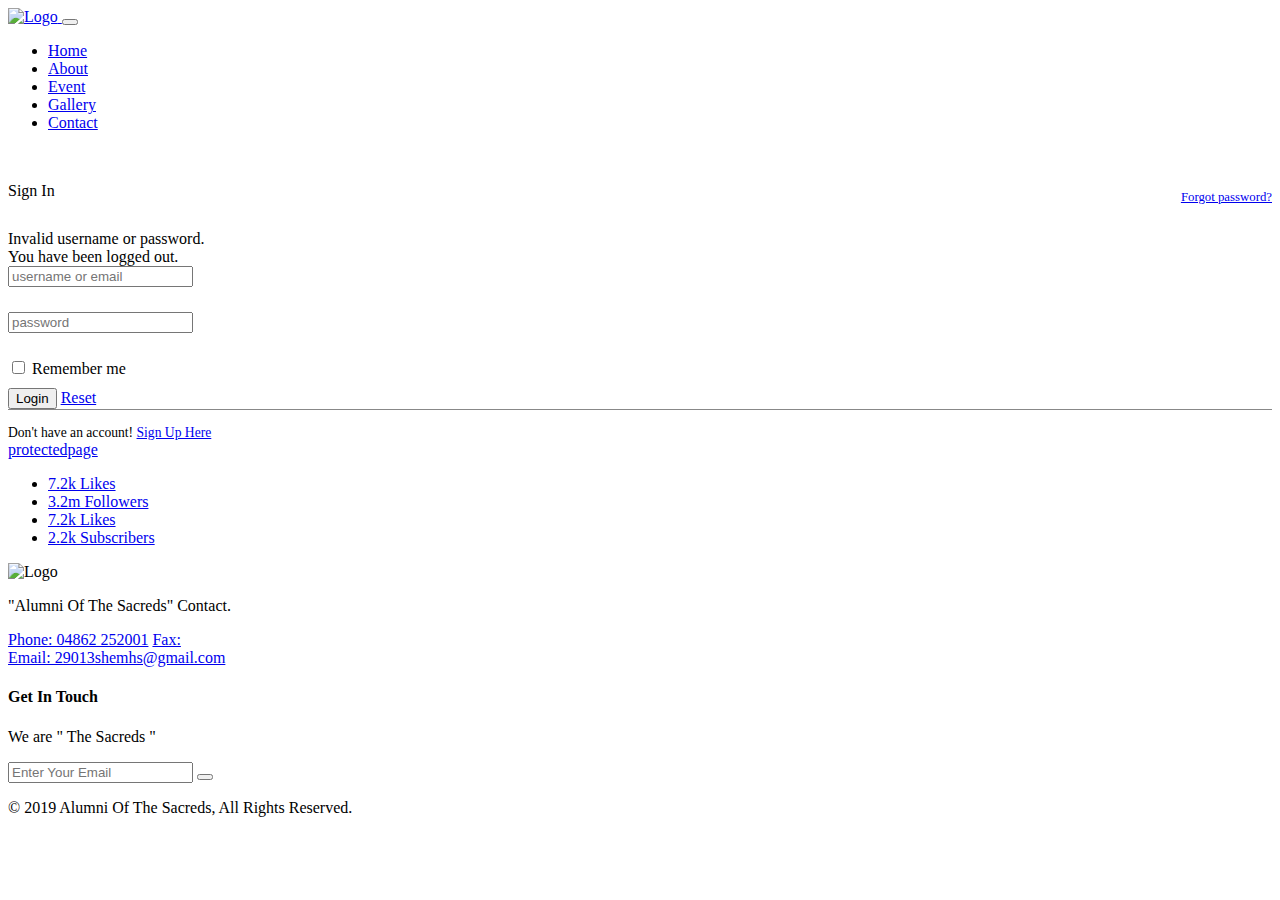
<file: src/main/resources/static/login_success.html>
<!DOCTYPE html SYSTEM "http://www.thymeleaf.org/dtd/xhtml1-strict-thymeleaf-spring3-3.dtd">
<html lang="en" xmlns="http://www.w3.org/1999/xhtml"
      xmlns:th="http://www.thymeleaf.org">
<head>
    <meta charset="utf-8">
    <meta http-equiv="X-UA-Compatible" content="IE=edge">
    <meta name="viewport" content="width=device-width, initial-scale=1.0">

    <title>SHAlumni</title>

    <meta name="description" content="simple description for your site">
<meta name="keywords" content="keyword1, keyword2">
<meta name="author" content="Jobz">

<!-- twitter card starts from here, if you don't need remove this section -->
<meta name="twitter:card" content="summary">
<meta name="twitter:site" content="@yourtwitterusername">
<meta name="twitter:creator" content="@yourtwitterusername">
<meta name="twitter:url" content="http://twitter.com">
<meta name="twitter:title" content="Your home page title, max 140 char"> <!-- maximum 140 char -->
<meta name="twitter:description" content="Your site description, maximum 140 char "> <!-- maximum 140 char -->
<meta name="twitter:image" content="/static/img/twittercardimg/twittercard-144-144.png">  <!-- when you post this page url in twitter , this image will be shown -->
<!-- twitter card ends here -->

<!-- facebook open graph starts from here, if you don't need then delete open graph related  -->
<meta property="og:title" content="Your home page title">
<meta property="og:url" content="http://your domain here.com">
<meta property="og:locale" content="en_US">
<meta property="og:site_name" content="Your site name here">
<!--meta property="fb:admins" content="" /-->  <!-- use this if you have  -->
<meta property="og:type" content="website"> <!-- 'article' for single page  -->
<meta property="og:image" content="/static/img/opengraph/fbphoto-476-476.png"> <!-- when you post this page url in facebook , this image will be shown -->
<!-- facebook open graph ends here -->

<!-- desktop bookmark -->
<meta name="msapplication-TileColor" content="#ffffff">
<meta name="msapplication-TileImage" content="/static/img/favicon/ms-icon-144x144.png">
<meta name="theme-color" content="#ffffff">

<!-- icons & favicons -->
<link rel="shortcut icon" type="image/x-icon" th:href="@{img/favicon/favicon.ico}"> </link>  <!-- this icon shows in browser toolbar -->
<link rel="icon" type="image/x-icon" th:href="@{img/favicon/favicon.ico}"> </link> <!-- this icon shows in browser toolbar -->
<link rel="apple-touch-icon" sizes="57x57" th:href="@{img/favicon/apple-icon-57x57.png}"> </link>
<link rel="apple-touch-icon" sizes="60x60" th:href="@{img/favicon/apple-icon-60x60.png}"> </link>
<link rel="apple-touch-icon" sizes="72x72" th:href="@{img/favicon/apple-icon-72x72.png}"> </link>
<link rel="apple-touch-icon" sizes="76x76" th:href="@{img/favicon/apple-icon-76x76.png}"> </link>
<link rel="apple-touch-icon" sizes="114x114" th:href="@{img/favicon/apple-icon-114x114.png}"> </link>
<link rel="apple-touch-icon" sizes="120x120" th:href="@{img/favicon/apple-icon-120x120.png}"> </link>
<link rel="apple-touch-icon" sizes="144x144" th:href="@{img/favicon/apple-icon-144x144.png}"> </link>
<link rel="apple-touch-icon" sizes="152x152" th:href="@{img/favicon/apple-icon-152x152.png}"> </link>
<link rel="apple-touch-icon" sizes="180x180" th:href="@{img/favicon/apple-icon-180x180.png}"> </link>
<link rel="icon" type="image/png" sizes="192x192" th:href="@{img/favicon/android-icon-192x192.png}"> </link>
<link rel="icon" type="image/png" sizes="32x32" th:href="@{img/favicon/favicon-32x32.png}"> </link>
<link rel="icon" type="image/png" sizes="96x96" th:href="@{img/favicon/favicon-96x96.png}"> </link>
<link rel="icon" type="image/png" sizes="16x16" th:href="@{img/favicon/favicon-16x16.png}"> </link>
<link rel="manifest" th:href="@{img/favicon/manifest.json}"> </link>

    <link rel="shortcut icon" type="image/x-icon" th:href="@{img/favicon.ico}"> </link>
<link rel="icon" type="image/x-icon" th:href="@{img/favicon.ico}"> </link>

<!-- Fallback For IE 9 [ Media Query and html5 Shim] -->
<!--[if lt IE 9]>
<script th:src="@{vendor/css3-mediaqueries-js/css3-mediaqueries.js}"></script>
<![endif]-->

<!-- GOOGLE FONT -->
<link href="https://fonts.googleapis.com/css?family=Roboto:100,300,400,500,700" rel="stylesheet"> </link>

<!-- BOOTSTRAP CSS -->
<link rel="stylesheet" th:href="@{vendor/bootstrap/css/bootstrap.min.css}"> </link>
<link rel="stylesheet" th:href="@{vendor/navbar/bootstrap-4-navbar.css}"> </link>

<!--Animate css -->
<link rel="stylesheet" th:href="@{vendor/animate/animate.css}" media="all"> </link>

<!-- FONT AWESOME CSS --> 
<link rel="stylesheet" th:href="@{vendor/fontawesome/css/font-awesome.min.css}"> </link>

<!--owl carousel css -->
<link rel="stylesheet" th:href="@{vendor/owl-carousel/owl.carousel.css}" media="all"> </link>

<!--Magnific Popup css -->
<link rel="stylesheet" th:href="@{vendor/magnific/magnific-popup.css}" media="all"> </link>

<!--Nice Select css -->
<link rel="stylesheet" th:href="@{vendor/nice-select/nice-select.css}" media="all"> </link>

<!--Offcanvas css -->
<link rel="stylesheet" th:href="@{vendor/js-offcanvas/css/js-offcanvas.css}" media="all"> </link>

<!-- MODERNIZER  -->
<script th:src="@{vendor/modernizr/modernizr-custom.js}"></script>

<!-- Main Master Style  CSS  -->
<link id="cbx-style" data-layout="1" rel="stylesheet" th:href="@{css/style-default.min.css}" media="all"> </link>
</head>
<body>

<!--[if lt IE 7]>
<p class="browsehappy">We are Extreamly sorry, But the browser you are using is probably from when civilization started. Which is way behind to view this site properly. Please update to a modern browser, At least a real browser. </p>
<![endif]-->

    <!--== Header Area Start ==-->
<header id="header-area">
    <div class="preheader-area">
        <div class="container">
            <div class="row">
                <div class="col-lg-6 col-sm-7 col-7">
                    <div class="preheader-left">
                        <!-- <a href="mailto:info@construc.com"><strong>Email:</strong> info@construc.com</a>
                        <a href="mailto:info@construc.com"><strong>Hotline:</strong> 880 454 5477</a> -->
                    </div>
                </div>

                <div class="col-lg-6 col-sm-5 col-5 text-right">
                    <div class="preheader-right">
                        <!--<a title="Login" class="btn-auth btn-auth-rev" href="login">Login</a>
                        <a title="Register" class="btn-auth btn-auth" href="register.html">Signup</a>-->
                    </div>
                </div>
            </div>
        </div>
    </div>

    <div class="header-bottom-area" id="fixheader">
        <div class="container">
            <div class="row">
                <div class="col-lg-12">
                    <nav class="main-menu navbar navbar-expand-lg navbar-light">
                        <a class="navbar-brand" href="/">
                            <img th:src="@{img/logo.png}" alt="Logo">
                        </a>
                        <button class="navbar-toggler" type="button" data-toggle="collapse" data-target="#menucontent" aria-controls="menucontent" aria-expanded="false">
                            <span class="navbar-toggler-icon"></span>
                        </button>

                        <div class="collapse navbar-collapse" id="menucontent">
                            <ul class="navbar-nav ml-auto">
                                <li class="nav-item active"><a class="nav-link" href="/">Home</a></li>
                                <li class="nav-item"><a class="nav-link" href="about">About</a></li>
                                <li class="nav-item"><a class="nav-link" href="event">Event</a></li>
                                <li class="nav-item"><a class="nav-link" href="gallery">Gallery</a></li>
                                <!-- <li class="nav-item dropdown">
                                    <a class="nav-link dropdown-toggle" href="blog.html" data-toggle="dropdown" role="button">Blog</a>
                                    <ul class="dropdown-menu">
                                        <li class="nav-item"><a class="nav-link" href="blog.html">Blog List</a></li>
                                        <li class="nav-item"><a class="nav-link" href="single-blog.html">Single Blog Right Sidebar</a></li>
                                        <li class="nav-item"><a class="nav-link" href="single-blog-leftsidebar.html">Single Blog left Sidebar</a></li>
                                        <li class="nav-item"><a class="nav-link" href="single-blog-withoutsidebar.html">Single Blog No Sidebar</a></li>
                                    </ul>
                                </li>
                                <li class="nav-item dropdown">
                                    <a class="nav-link dropdown-toggle" href="#" data-toggle="dropdown" role="button">Pages</a>
                                    <ul class="dropdown-menu">
                                        <li class="nav-item"><a class="nav-link dropdown-toggle" href="gallery" role="button">Gallery</a>
                                            <ul class="dropdown-menu">
                                                <li class="nav-item"><a class="nav-link" href="gallery">Gallery</a></li>
                                                <li class="nav-item"><a class="nav-link" href="single-album.html">Single Album</a></li>
                                            </ul>
                                        </li>
                                        <li class="nav-item"><a class="nav-link" href="committee.html">Committee</a></li>
                                        <li class="nav-item"><a class="nav-link" href="directory.html">Directory</a></li>
                                        <li class="nav-item"><a class="nav-link" href="register.html">Register</a></li>
                                        <li class="nav-item"><a class="nav-link" href="career.html">Career</a></li>
                                        <li class="nav-item"><a class="nav-link" href="index-offcanvas.html">Off Canvas Menu</a></li>
                                        <li class="nav-item"><a class="nav-link" href="typography.html">Typography</a></li>
                                    </ul>
                                </li> -->
                                <li class="nav-item"><a class="nav-link" href="contact">Contact</a></li>
                            </ul>
                        </div>
                    </nav>
                </div>
            </div>
        </div>
    </div>
</header>
<!--== Header Area End ==-->

    <!--== Slider Area Start ==-->
<div class="container">
		<div id="loginbox" style="margin-top: 50px;"
			class="mainbox col-md-6 col-md-offset-3 col-sm-8 col-sm-offset-2">
			<div class="panel panel-info">
				<div class="panel-heading">
					<div class="panel-title">Sign In</div>
					<div
						style="float: right; font-size: 80%; position: relative; top: -10px">
						<a href="#">Forgot password?</a>
					</div>
				</div>

				<div style="padding-top: 30px" class="panel-body">
				
	<!-- 			 <c:set var = "loginException" scope = "session" value = '${sessionScope["SPRING_SECURITY_LAST_EXCEPTION"].message}'/>
				 th:with="loginException=${someValue}"
	 -->			 
				 <div th:if="${param.error}">
                    <div id="login-alert" class="alert alert-danger col-sm-12">
                        Invalid username or password.
                    </div>
                </div>
                <div th:if="${param.logout}">
                    <div class="alert alert-info">
                        You have been logged out.
                    </div>
                </div>
    
					<!-- <c:if test="${loginException != null}">
					
						<c:choose>
						    <c:when test="${empty loginException}">
						       loginException is empty or null.
						    </c:when>
						    <c:otherwise>
						       <div id="login-alert" class="alert alert-danger col-sm-12">
							Your login attempt was not successful, try again.<br /> Cause :
							
							
							<c:out value = "${loginException}"/>

								</div>
						    </c:otherwise>
						</c:choose> 
						
						
						 
					</c:if>-->
					
					<div id="user_pass_rqd" name="user_pass_rqd" class="alert alert-danger col-sm-12"  style="display:none">
							Please enter both user name and password.
					</div>
						
					<!-- <form id="login-form" class="form-horizontal" role="form"  th:action="@{/login}"	action="/login" method='POST' data-toggle="validator" > -->
					
					<form id="login-form" class="form-horizontal" role="form"  th:action="@{/login}" method='POST' data-toggle="validator" >

						<div style="margin-bottom: 25px" class="form-group input-group ">
							<span class="input-group-addon"><i
								class="glyphicon glyphicon-user"></i></span> <input id="username"
								type="text" class="form-control" name="username" value=""
								placeholder="username or email" required="required" data-error="Please enter your user name.">
						</div>
						<div class="help-block with-errors"></div>

						<div style="margin-bottom: 25px" class="input-group form-group">
							<span class="input-group-addon"><i
								class="glyphicon glyphicon-lock"></i></span> <input id="password"
								type="password" class="form-control" name="password"
								placeholder="password" required>
						</div>


						<div class="input-group">
							<div class="checkbox">
								<label> <input id="login-remember" type="checkbox"
									name="remember" value="1"> Remember me
								</label>
							</div>
						</div>


						<div style="margin-top: 10px" class="form-group">
							<!-- Button -->

							<div class="col-sm-12 controls">
								<!-- <a id="btn-login" href="#" class="btn btn-success" type="submit"
									onclick="submit_form()">Login </a> -->
									
									<button class="btn btn-success" type="submit"
									onclick="submit_form()">Login</button>
								<!--  <a id="btn-fblogin" href="#" class="btn btn-primary">Login with Facebook</a> -->
								<a id="btn-fblogin" href="#" class="btn btn-primary"
									name="reset" type="reset" onclick="login_form_reset()">Reset</a>

							</div>
						</div>


						<div class="form-group">
							<div class="col-md-12 control">
								<div
									style="border-top: 1px solid #888; padding-top: 15px; font-size: 85%">
									Don't have an account! <a href="#"
										onClick="$('#loginbox').hide(); $('#signupbox').show()">
										Sign Up Here </a>
								</div>
							</div>
						</div>
					</form>

				</div>
			</div>
		</div>

		<a id="protected_page" href="/protectedpage" class="btn btn-primary">protectedpage</a>

	</div>
        <!-- Single Slide Item End -->

       
    </div>

    <!-- Social Icons Area Start -->
    <div class="social-networks-icon">
        <ul>
            <li><a href="#"><i class="fa fa-facebook"></i> <span>7.2k Likes</span></a></li>
            <li><a href="#"><i class="fa fa-twitter"></i> <span>3.2m Followers</span></a></li>
            <li><a href="#"><i class="fa fa-pinterest"></i> <span>7.2k Likes</span></a></li>
            <li><a href="#"><i class="fa fa-youtube"></i> <span>2.2k Subscribers</span></a></li>
        </ul>
    </div>
    <!-- Social Icons Area End -->
</section>
<!--== Slider Area End ==-->

    <!--== Footer Area Start ==-->
<footer id="footer-area">
    <!-- Footer Widget Start -->
    <div class="footer-widget section-padding">
        <div class="container">
            <div class="row">
                <!-- Single Widget Start -->
                <div class="col-lg-4 col-sm-6">
                    <div class="single-widget-wrap">
                        <div class="widgei-body">
                            <div class="footer-about">
                                <img th:src="@{img/footer-logo.png}" alt="Logo" class="img-fluid">
                                 <p>"Alumni Of The Sacreds" Contact.</p>
                                <a href="#">Phone: 04862 252001</a> <a href="#">Fax: <!-- +88474 156 362 --></a> <br> <a href="#">Email: 29013shemhs@gmail.com</a>
                            </div>
                        </div>
                    </div>
                </div>
                <!-- Single Widget End -->

                <!-- Single Widget Start -->
                <div class="col-lg-3 col-sm-6">
                    <div class="single-widget-wrap">
                        <h4 class="widget-title">Get In Touch</h4>
                        <div class="widgei-body">
                            <p>We are " The Sacreds "</p>
                            <div class="newsletter-form">
                                <form id="cbx-subscribe-form" role="search">
                                    <input type="email" placeholder="Enter Your Email" id="subscribe" required>
                                    <button type="submit"><i class="fa fa-send"></i></button>
                                </form>
                            </div>
                            <div class="footer-social-icons">
                                <a href="#" target="_blank"><i class="fa fa-facebook"></i></a>
                                <a href="#" target="_blank"><i class="fa fa-twitter"></i></a>
                                <a href="#" target="_blank"><i class="fa fa-linkedin"></i></a>
                                <a href="#" target="_blank"><i class="fa fa-vimeo"></i></a>
                            </div>
                        </div>
                    </div>
                </div>
                <!-- Single Widget End -->

                <!-- Single Widget Start -->
                <div class="col-lg-3 col-sm-6">
                    <div class="single-widget-wrap">
                        <!-- <h4 class="widget-title">Usefull Link</h4>   -->
                        <div class="widgei-body">
                            <ul class="double-list footer-list clearfix">
                                <!-- <li><a href="#">Pricing Plan</a></li>
                                <li><a href="#">Categories</a></li>
                                <li><a href="#">Populer Deal</a></li>
                                <li><a href="#">FAQ</a></li>
                                <li><a href="#">Support</a></li>
                                <li><a href="#">Pricing Plan</a></li>
                                <li><a href="#">Categories</a></li>
                                <li><a href="#">Populer Deal</a></li>
                                <li><a href="#">FAQ</a></li>
                                <li><a href="#">Support</a></li> -->
                            </ul>
                        </div>
                    </div>
                </div>
                <!-- Single Widget End -->

                <!-- Single Widget Start -->
                <div class="col-lg-2 col-sm-6">
                    <div class="single-widget-wrap">
                        <!-- <h4 class="widget-title">SHEMHSS MOOLAMATTOM</h4>   -->
                        <div class="widgei-body">
                           <!--  <ul class="footer-list clearfix">
                                <li><a href="#">Pricing Plan</a></li>
                                <li><a href="#">Categories</a></li>
                                <li><a href="#">Populer Deal</a></li>
                                <li><a href="#">FAQ</a></li>
                                <li><a href="#">Support</a></li>
                            </ul> -->
                        </div>
                    </div>
                </div>
                <!-- Single Widget End -->
            </div>
        </div>
    </div>
    <!-- Footer Widget End -->

    <!-- Footer Bottom Start -->
    <div class="footer-bottom">
        <div class="container">
            <div class="row">
                <div class="col-lg-12 text-center">
                    <div class="footer-bottom-text">
                       <p>&#xA9; 2019  Alumni Of The Sacreds, All Rights Reserved.</p>
                    </div>
                </div>
            </div>
        </div>
    </div>
    <!-- Footer Bottom End -->
</footer>
<!--== Footer Area End ==-->

<!--== Scroll Top ==-->
<a href="#" class="scroll-top">
    <i class="fa fa-angle-up"></i>
</a>
<!--== Scroll Top ==-->

<!-- SITE SCRIPT  -->

<!-- Jquery JS  -->
<script  th:src="@{vendor/jquery/jquery-3.3.1.min.js}"></script>

<!-- POPPER JS -->
<script  th:src="@{vendor/bootstrap/js/popper.min.js}"></script>

<!-- BOOTSTRAP JS -->
<script  th:src="@{vendor/bootstrap/js/bootstrap.min.js}"></script>
<script  th:src="@{vendor/navbar/bootstrap-4-navbar.js}"></script>

<!--owl-->
<script  th:src="@{vendor/owl-carousel/owl.carousel.min.js}"></script>

<!--Waypoint-->
<script  th:src="@{vendor/waypoint/waypoints.min.js}"></script>

<!--CounterUp-->
<script  th:src="@{vendor/counterup/jquery.counterup.min.js}"></script>

<!--isotope-->
<script  th:src="@{vendor/isotope/isotope.pkgd.min.js}"></script>

<!--magnific-->
<script  th:src="@{vendor/magnific/jquery.magnific-popup.min.js}"></script>

<!--Smooth Scroll-->
<script  th:src="@{vendor/smooth-scroll/jquery.smooth-scroll.min.js}"></script>

<!--Jquery Easing-->
<script  th:src="@{vendor/jquery-easing/jquery.easing.1.3.min.js}"></script>

<!--Nice Select -->
<script  th:src="@{vendor/nice-select/jquery.nice-select.js}"></script>

<!--Jquery Valadation -->
<script  th:src="@{vendor/validation/jquery.validate.min.js}"></script>
<script  th:src="@{vendor/validation/additional-methods.min.js}"></script>

<!--off-canvas js -->
<script  th:src="@{vendor/js-offcanvas/js/js-offcanvas.pkgd.min.js}"></script>

<!-- Countdown -->
<script  th:src="@{vendor/jquery.countdown/jquery.countdown.min.js}"></script>

<!-- custom js: main custom theme js file  -->
<script  th:src="@{js/theme.min.js}"></script>

<!-- custom js: custom js file is added for easy custom js code  -->
<script  th:src="@{js/custom.js}"></script>

<!-- custom js: custom scripts for theme style switcher for demo purpose  -->



</body>
</html>
</file>
<file: src/main/resources/static/vendor/nice-select/nice-select.css>
.nice-select {
  -webkit-tap-highlight-color: transparent;
  background-color: #fff;
  border-radius: 5px;
  border: solid 1px #e8e8e8;
  box-sizing: border-box;
  clear: both;
  cursor: pointer;
  display: block;
  float: left;
  font-family: inherit;
  font-size: 14px;
  font-weight: normal;
  height: 42px;
  line-height: 40px;
  outline: none;
  padding-left: 18px;
  padding-right: 30px;
  position: relative;
  text-align: left !important;
  -webkit-transition: all 0.2s ease-in-out;
  transition: all 0.2s ease-in-out;
  -webkit-user-select: none;
     -moz-user-select: none;
      -ms-user-select: none;
          user-select: none;
  white-space: nowrap;
  width: auto; }
  .nice-select:hover {
    border-color: #dbdbdb; }
  .nice-select:active, .nice-select.open, .nice-select:focus {
    border-color: #999; }
  .nice-select:after {
    border-bottom: 2px solid #999;
    border-right: 2px solid #999;
    content: '';
    display: block;
    height: 5px;
    margin-top: -4px;
    pointer-events: none;
    position: absolute;
    right: 12px;
    top: 50%;
    -webkit-transform-origin: 66% 66%;
        -ms-transform-origin: 66% 66%;
            transform-origin: 66% 66%;
    -webkit-transform: rotate(45deg);
        -ms-transform: rotate(45deg);
            transform: rotate(45deg);
    -webkit-transition: all 0.15s ease-in-out;
    transition: all 0.15s ease-in-out;
    width: 5px; }
  .nice-select.open:after {
    -webkit-transform: rotate(-135deg);
        -ms-transform: rotate(-135deg);
            transform: rotate(-135deg); }
  .nice-select.open .list {
    opacity: 1;
    pointer-events: auto;
    -webkit-transform: scale(1) translateY(0);
        -ms-transform: scale(1) translateY(0);
            transform: scale(1) translateY(0); }
  .nice-select.disabled {
    border-color: #ededed;
    color: #999;
    pointer-events: none; }
    .nice-select.disabled:after {
      border-color: #cccccc; }
  .nice-select.wide {
    width: 100%; }
    .nice-select.wide .list {
      left: 0 !important;
      right: 0 !important; }
  .nice-select.right {
    float: right; }
    .nice-select.right .list {
      left: auto;
      right: 0; }
  .nice-select.small {
    font-size: 12px;
    height: 36px;
    line-height: 34px; }
    .nice-select.small:after {
      height: 4px;
      width: 4px; }
    .nice-select.small .option {
      line-height: 34px;
      min-height: 34px; }
  .nice-select .list {
    background-color: #fff;
    border-radius: 5px;
    box-shadow: 0 0 0 1px rgba(68, 68, 68, 0.11);
    box-sizing: border-box;
    margin-top: 4px;
    opacity: 0;
    overflow: hidden;
    padding: 0;
    pointer-events: none;
    position: absolute;
    top: 100%;
    left: 0;
    -webkit-transform-origin: 50% 0;
        -ms-transform-origin: 50% 0;
            transform-origin: 50% 0;
    -webkit-transform: scale(0.75) translateY(-21px);
        -ms-transform: scale(0.75) translateY(-21px);
            transform: scale(0.75) translateY(-21px);
    -webkit-transition: all 0.2s cubic-bezier(0.5, 0, 0, 1.25), opacity 0.15s ease-out;
    transition: all 0.2s cubic-bezier(0.5, 0, 0, 1.25), opacity 0.15s ease-out;
    z-index: 9; }
    .nice-select .list:hover .option:not(:hover) {
      background-color: transparent !important; }
  .nice-select .option {
    cursor: pointer;
    font-weight: 400;
    line-height: 40px;
    list-style: none;
    min-height: 40px;
    outline: none;
    padding-left: 18px;
    padding-right: 29px;
    text-align: left;
    -webkit-transition: all 0.2s;
    transition: all 0.2s; }
    .nice-select .option:hover, .nice-select .option.focus, .nice-select .option.selected.focus {
      background-color: #f6f6f6; }
    .nice-select .option.selected {
      font-weight: bold; }
    .nice-select .option.disabled {
      background-color: transparent;
      color: #999;
      cursor: default; }

.no-csspointerevents .nice-select .list {
  display: none; }

.no-csspointerevents .nice-select.open .list {
  display: block; }
</file>
<file: src/main/resources/static/vendor/js-offcanvas/css/js-offcanvas.css>
/* line 6, ../../src/js-offcanvas.mixins.scss */
.c-offcanvas, .c-offcanvas-content-wrap {
  transform: translate3d(0, 0, 0);
  -webkit-backface-visibility: hidden;
  backface-visibility: hidden;
}

/* line 11, ../../src/js-offcanvas.mixins.scss */
.c-offcanvas, .c-offcanvas-content-wrap, .c-offcanvas-bg.c-offcanvas-bg--reveal, .c-offcanvas-bg.c-offcanvas-bg--push {
  transition: transform 300ms cubic-bezier(0.4, 0, 0.6, 1);
}

/* line 15, ../../src/js-offcanvas.mixins.scss */
.c-offcanvas.is-open {
  transform: translate3d(0, 0, 0);
  visibility: visible;
}

/**
 * Offcanvas-content-wrap
*/
/* line 11, ../../src/js-offcanvas.scss */
.c-offcanvas-content-wrap {
  position: relative;
  z-index: 3;
  overflow: hidden;
  background: #fff;
}

/**
 * Offcanvas Panel
*/
/* line 21, ../../src/js-offcanvas.scss */
.c-offcanvas {
  position: fixed;
  min-height: 100%;
  max-height: none;
  top: 0;
  display: block;
  background: #fff;
  overflow-x: hidden;
  overflow-y: auto;
}
/* line 36, ../../src/js-offcanvas.scss */
.c-offcanvas--opening {
  transition-timing-function: cubic-bezier(0.4, 0, 0.6, 1);
}
/* line 39, ../../src/js-offcanvas.scss */
.c-offcanvas.is-closed {
  max-height: 100%;
  overflow: hidden;
  visibility: hidden;
  box-shadow: none;
}

/* line 49, ../../src/js-offcanvas.scss */
.c-offcanvas--overlay {
  z-index: 6;
}

/* line 53, ../../src/js-offcanvas.scss */
.c-offcanvas--reveal {
  z-index: 2;
}

/**
 * Offcanvas BG-Overlay
*/
/* line 60, ../../src/js-offcanvas.scss */
.c-offcanvas-bg {
  position: fixed;
  top: 0;
  height: 100%;
  width: 100%;
  z-index: 5;
  left: -100%;
  background-color: transparent;
  transition: background-color 400ms cubic-bezier(0.23, 1, 0.32, 1) 0ms;
}
/* line 70, ../../src/js-offcanvas.scss */
.c-offcanvas-bg.is-animating, .c-offcanvas-bg.is-open {
  left: 0;
  background-color: rgba(0, 0, 0, 0.68);
  visibility: visible;
}
/* line 77, ../../src/js-offcanvas.scss */
.c-offcanvas-bg.is-closed {
  visibility: hidden;
}

/**
 * Position Left
 *
*/
/* line 86, ../../src/js-offcanvas.scss */
.c-offcanvas--left {
  height: 100%;
  width: 17em;
  transform: translate3d(-17em, 0, 0);
}

/**
 *  Position Right
 *
*/
/* line 115, ../../src/js-offcanvas.scss */
.c-offcanvas--right {
  height: 100%;
  width: 17em;
  right: 0;
  transform: translate3d(17em, 0, 0);
}

/**
 * Position Top
 *
*/
/* line 127, ../../src/js-offcanvas.scss */
.c-offcanvas--top {
  left: 0;
  right: 0;
  top: 0;
  height: 12.5em;
  min-height: auto;
  width: 100%;
  transform: translate3d(0, -12.5em, 0);
}

/**
 * Position Bottom
 *
*/
/* line 137, ../../src/js-offcanvas.scss */
.c-offcanvas--bottom {
  top: auto;
  left: 0;
  right: 0;
  bottom: 0;
  height: 12.5em;
  min-height: auto;
  width: 100%;
  transform: translate3d(0, 12.5em, 0);
}

/**
 * Reveal
 *
*/
/* line 146, ../../src/js-offcanvas.scss */
.c-offcanvas-content-wrap {
  z-index: 3;
}

/* line 71, ../../src/js-offcanvas.mixins.scss */
.c-offcanvas-content-wrap--reveal.c-offcanvas-content-wrap--left.is-open {
  transform: translate3d(17em, 0, 0);
}
/* line 66, ../../src/js-offcanvas.mixins.scss */
.c-offcanvas-content-wrap--reveal.c-offcanvas-content-wrap--right.is-open {
  transform: translate3d(-17em, 0, 0);
}

/* line 165, ../../src/js-offcanvas.scss */
.c-offcanvas--reveal {
  z-index: 0;
  transform: translate3d(0, 0, 0);
}

/* line 87, ../../src/js-offcanvas.mixins.scss */
.c-offcanvas-bg.c-offcanvas-bg--reveal.c-offcanvas-bg--left.is-open {
  transform: translate3d(17em, 0, 0);
}
/* line 82, ../../src/js-offcanvas.mixins.scss */
.c-offcanvas-bg.c-offcanvas-bg--reveal.c-offcanvas-bg--right.is-open {
  transform: translate3d(-17em, 0, 0);
}

/**
 * Push
 *
*/
/* line 191, ../../src/js-offcanvas.scss */
.c-offcanvas--push {
  z-index: 6;
}
/* line 193, ../../src/js-offcanvas.scss */
.c-offcanvas--push--opening {
  transition-timing-function: cubic-bezier(0, 0, 0.2, 1);
}

/* line 197, ../../src/js-offcanvas.scss */
.c-offcanvas-content-wrap {
  z-index: 3;
}

/* line 71, ../../src/js-offcanvas.mixins.scss */
.c-offcanvas-content-wrap--push.c-offcanvas-content-wrap--left.is-open {
  transform: translate3d(17em, 0, 0);
}
/* line 66, ../../src/js-offcanvas.mixins.scss */
.c-offcanvas-content-wrap--push.c-offcanvas-content-wrap--right.is-open {
  transform: translate3d(-17em, 0, 0);
}

/* line 87, ../../src/js-offcanvas.mixins.scss */
.c-offcanvas-bg.c-offcanvas-bg--push.c-offcanvas-bg--left.is-open {
  transform: translate3d(17em, 0, 0);
}
/* line 82, ../../src/js-offcanvas.mixins.scss */
.c-offcanvas-bg.c-offcanvas-bg--push.c-offcanvas-bg--right.is-open {
  transform: translate3d(-17em, 0, 0);
}

/*# sourceMappingURL=js-offcanvas.css.map */
</file>
<file: src/main/resources/static/js/sweetalert/example/example.css>
@import url(http://fonts.googleapis.com/css?family=Open+Sans:400,600,700,300);
@import url(http://fonts.googleapis.com/css?family=Open+Sans+Condensed:700);
body {
  background-color: #f2f4f6;
  font-family: 'Open Sans', sans-serif;
  text-align: center; }

h1 {
  background-image: url("images/logo_big.png");
  background-image: -webkit-image-set(url("images/logo_big.png") 1x, url("images/logo_big@2x.png") 2x);
  width: 385px;
  height: 81px;
  text-indent: -9999px;
  white-space: nowrap;
  margin: 50px auto; }
  @media all and (max-width: 420px) {
    h1 {
      width: 300px;
      background-size: contain;
      background-repeat: no-repeat;
      background-position: center; } }
  @media all and (max-width: 330px) {
    h1 {
      width: 250px; } }

h2 {
  font-size: 20px;
  color: #A9B2BC;
  line-height: 25px;
  text-transform: uppercase;
  font-weight: 300;
  text-align: center;
  display: block; }

h3 {
  font-size: 28px;
  color: #C7CCD1;
  text-transform: uppercase;
  font-family: 'Open Sans Condensed', sans-serif;
  margin-top: 100px;
  text-align: center;
  position: relative; }
  h3#download-section {
    margin-top: 50px;
    padding-top: 40px; }
  h3::after {
    content: "";
    background-color: #e2e5e8;
    height: 4px;
    width: 700px;
    left: 50%;
    margin-left: -350px;
    position: absolute;
    margin-top: -50px;
    border-radius: 2px; }
    @media all and (max-width: 740px) {
      h3::after {
        width: auto;
        left: 20px;
        right: 20px;
        margin-left: 0; } }

a {
  text-decoration: none; }

p {
  max-width: 826px;
  margin: 30px auto;
  font-size: 17px;
  font-weight: 300;
  color: #848D94;
  line-height: 25px;
  text-align: left; }
  p.center {
    text-align: center; }
  p strong {
    color: #8A8F94;
    font-weight: 600; }
  p a {
    color: #9ECADF;
    font-weight: 600; }
    p a:hover {
      text-decoration: underline; }
    p a.twitter {
      color: #5eaade; }
    p a.dribbble {
      color: #f26798; }
    p a.github {
      color: #323131; }

button, .button {
  background-color: #AEDEF4;
  color: white;
  border: none;
  box-shadow: none;
  font-size: 17px;
  font-weight: 500;
  font-weight: 600;
  border-radius: 3px;
  padding: 15px 35px;
  margin: 26px 5px 0 5px;
  cursor: pointer; }
  button:focus, .button:focus {
    outline: none; }
  button:hover, .button:hover {
    background-color: #a1d9f2; }
  button:active, .button:active {
    background-color: #81ccee; }
  button.cancel, .button.cancel {
    background-color: #D0D0D0; }
    button.cancel:hover, .button.cancel:hover {
      background-color: #c8c8c8; }
    button.cancel:active, .button.cancel:active {
      background-color: #b6b6b6; }
  button.download, .button.download {
    position: fixed;
    right: 30px;
    top: 0;
    background-color: rgba(255, 255, 255, 0.9);
    color: #ABCADA;
    font-weight: 500;
    text-transform: uppercase;
    z-index: 3; }
    @media all and (max-width: 1278px) {
      button.download, .button.download {
        display: none; } }

.center-container {
  max-width: 700px;
  margin: 70px auto; }

pre {
  background-color: #49483e;
  color: #f8f8f2;
  padding: 10px;
  border-radius: 5px;
  white-space: pre-line;
  text-align: left;
  font-size: 14px;
  max-width: 600px; }
  pre .str {
    color: #e6db74; }
  pre .func {
    color: #66d9ef; }
  pre .val {
    color: #a381ff; }
  pre .tag {
    color: #e92772; }
  pre .attr {
    color: #a6e22d; }

.showcase {
  background-color: #eceef0;
  padding: 20px;
  display: inline-block;
  width: 383px;
  vertical-align: top;
  position: relative; }
  @media all and (max-width: 865px) {
    .showcase {
      margin: 5px auto;
      padding: 46px 20px; } }
  @media all and (max-width: 440px) {
    .showcase {
      width: auto; } }
  .showcase h4 {
    font-size: 16px;
    color: #BCBCBC;
    line-height: 22px;
    margin: 0 auto;
    font-weight: 400; }
  .showcase.sweet h4 {
    width: 117px;
    height: 25px;
    margin-top: -3px;
    text-indent: -9999px;
    background-image: url("images/logo_small.png");
    background-image: -webkit-image-set(url("images/logo_small.png") 1x, url("images/logo_small@2x.png") 2x); }
  .showcase h5 {
    margin-bottom: -7px;
    text-align: left;
    font-weight: 500;
    text-transform: uppercase;
    color: #c2c2c2; }
  .showcase button {
    margin-bottom: 10px; }
  .showcase .vs-icon {
    background-image: url("images/vs_icon.png");
    background-image: -webkit-image-set(url("images/vs_icon.png") 1x, url("images/vs_icon@2x.png") 2x);
    width: 69px;
    height: 69px;
    position: absolute;
    right: -34px;
    top: 60px;
    z-index: 2; }
    @media all and (max-width: 865px) {
      .showcase .vs-icon {
        margin: 5px auto;
        right: auto;
        left: 50%;
        margin-left: -35px;
        top: auto;
        bottom: -35px; } }

ul.examples {
  list-style-type: none;
  width: 700px;
  margin: 0 auto;
  text-align: left;
  padding-left: 0; }
  @media all and (max-width: 758px) {
    ul.examples {
      width: auto; } }
  ul.examples li {
    padding-left: 0; }
  ul.examples .ui, ul.examples pre {
    display: inline-block;
    vertical-align: top; }
    @media all and (max-width: 758px) {
      ul.examples .ui, ul.examples pre {
        display: block;
        max-width: none;
        margin: 0 auto; } }
  ul.examples .ui {
    width: 300px;
    text-align: center; }
    ul.examples .ui button {
      margin-top: 12px; }
    ul.examples .ui p {
      text-align: center;
      margin-bottom: 0; }
  ul.examples pre {
    max-width: 370px;
    margin-top: 67px; }
    @media all and (max-width: 758px) {
      ul.examples pre {
        margin-top: 16px !important;
        margin-bottom: 60px; } }
  ul.examples .warning pre {
    margin-top: 93px; }

ol {
  max-width: 700px;
  margin: 70px auto;
  list-style-position: inside;
  padding-left: 0; }
  ol li {
    color: #A7ADB2; }
    ol li p {
      margin-bottom: 10px; }

table {
  width: 700px;
  font-size: 14px;
  color: #8a8f94;
  margin: 10px auto;
  text-align: left;
  border-collapse: collapse; }
  @media all and (max-width: 750px) {
    table {
      width: auto;
      margin: 10px 20px; } }
  table th {
    background-color: white;
    padding: 9px;
    color: #acb9be;
    font-weight: 400;
    text-align: center;
    position: relative; }
    table th .border-left, table th .border-right {
      position: absolute;
      background-color: white;
      border-radius: 50%;
      top: 0;
      left: -17px;
      width: 37px;
      height: 37px; }
    table th .border-right {
      left: auto;
      right: -17px; }
    @media all and (max-width: 750px) {
      table th:nth-child(2) {
        display: none; } }
  table td {
    padding: 10px 20px;
    vertical-align: top; }
    table td:first-child {
      padding-left: 0px; }
    table td:last-child {
      padding-right: 0px; }
    @media all and (max-width: 750px) {
      table td:nth-child(2) {
        display: none; } }
    @media all and (max-width: 360px) {
      table td {
        padding: 10px 4px; }
        table td b {
          font-size: 13px; } }

footer {
  margin-top: 100px;
  padding-bottom: 30px;
  color: #9A999F;
  display: inline-block;
  position: relative;
  color: gray;
  font-weight: 400;
  color: #93a1aa;
  font-weight: 300; }
  footer .te-logo {
    text-indent: -99999px;
    background-size: contain;
    background-repeat: no-repeat;
    background-position: center center;
    height: 16px;
    width: 16px;
    display: inline-block;
    margin-right: 5px;
    background-image: url("images/te-logo-small.svg");
    position: absolute;
    left: -22px;
    top: 3px; }
</file>
<file: src/main/resources/static/js/sweetalert/lib/sweet-alert.css>
.sweet-overlay{background-color:#000;-ms-filter:"progid:DXImageTransform.Microsoft.Alpha(Opacity=40)";background-color:rgba(0,0,0,.4);position:fixed;left:0;right:0;top:0;bottom:0;display:none;z-index:10000}.sweet-alert{background-color:#fff;font-family:'Open Sans','Helvetica Neue',Helvetica,Arial,sans-serif;width:478px;padding:17px;border-radius:5px;text-align:center;position:fixed;left:50%;top:50%;margin-left:-256px;margin-top:-200px;overflow:hidden;display:none;z-index:99999}@media all and (max-width:540px){.sweet-alert{width:auto;margin-left:0;margin-right:0;left:15px;right:15px}}.sweet-alert h2{color:#575757;font-size:30px;text-align:center;font-weight:600;text-transform:none;position:relative;margin:25px 0;padding:0;line-height:40px;display:block}.sweet-alert p{color:#797979;font-size:16px;font-weight:300;position:relative;text-align:inherit;float:none;margin:0;padding:0;line-height:normal}.sweet-alert button{background-color:#AEDEF4;color:#fff;border:none;box-shadow:none;font-size:17px;font-weight:500;-webkit-border-radius:4px;border-radius:5px;padding:10px 32px;margin:26px 5px 0;cursor:pointer}.sweet-alert button:focus{outline:0;box-shadow:0 0 2px rgba(128,179,235,.5),inset 0 0 0 1px rgba(0,0,0,.05)}.sweet-alert button:hover{background-color:#a1d9f2}.sweet-alert button:active{background-color:#81ccee}.sweet-alert button.cancel{background-color:#D0D0D0}.sweet-alert button.cancel:hover{background-color:#c8c8c8}.sweet-alert button.cancel:active{background-color:#b6b6b6}.sweet-alert button.cancel:focus{box-shadow:rgba(197,205,211,.8) 0 0 2px,rgba(0,0,0,.0470588) 0 0 0 1px inset!important}.sweet-alert button::-moz-focus-inner{border:0}.sweet-alert[data-has-cancel-button=false] button{box-shadow:none!important}.sweet-alert[data-has-confirm-button=false][data-has-cancel-button=false]{padding-bottom:40px}.sweet-alert .sa-icon{width:80px;height:80px;border:4px solid gray;-webkit-border-radius:40px;border-radius:50%;margin:20px auto;padding:0;position:relative;box-sizing:content-box}.sweet-alert .sa-icon.sa-error{border-color:#F27474}.sweet-alert .sa-icon.sa-error .sa-x-mark{position:relative;display:block}.sweet-alert .sa-icon.sa-error .sa-line{position:absolute;height:5px;width:47px;background-color:#F27474;display:block;top:37px;border-radius:2px}.sweet-alert .sa-icon.sa-error .sa-line.sa-left{-webkit-transform:rotate(45deg);transform:rotate(45deg);left:17px}.sweet-alert .sa-icon.sa-error .sa-line.sa-right{-webkit-transform:rotate(-45deg);transform:rotate(-45deg);right:16px}.sweet-alert .sa-icon.sa-warning{border-color:#F8BB86}.sweet-alert .sa-icon.sa-warning .sa-body{position:absolute;width:5px;height:47px;left:50%;top:10px;-webkit-border-radius:2px;border-radius:2px;margin-left:-2px;background-color:#F8BB86}.sweet-alert .sa-icon.sa-warning .sa-dot{position:absolute;width:7px;height:7px;-webkit-border-radius:50%;border-radius:50%;margin-left:-3px;left:50%;bottom:10px;background-color:#F8BB86}.sweet-alert .sa-icon.sa-info{border-color:#C9DAE1}.sweet-alert .sa-icon.sa-info::before{content:"";position:absolute;width:5px;height:29px;left:50%;bottom:17px;border-radius:2px;margin-left:-2px;background-color:#C9DAE1}.sweet-alert .sa-icon.sa-info::after{content:"";position:absolute;width:7px;height:7px;border-radius:50%;margin-left:-3px;top:19px;background-color:#C9DAE1}.sweet-alert .sa-icon.sa-success{border-color:#A5DC86}.sweet-alert .sa-icon.sa-success::after,.sweet-alert .sa-icon.sa-success::before{content:'';position:absolute;width:60px;height:120px;background:#fff;-webkit-transform:rotate(45deg);transform:rotate(45deg)}.sweet-alert .sa-icon.sa-success::before{-webkit-border-radius:120px 0 0 120px;border-radius:120px 0 0 120px;top:-7px;left:-33px;-webkit-transform:rotate(-45deg);transform:rotate(-45deg);-webkit-transform-origin:60px 60px;transform-origin:60px 60px}.sweet-alert .sa-icon.sa-success::after{-webkit-border-radius:0 120px 120px 0;border-radius:0 120px 120px 0;top:-11px;left:30px;-webkit-transform:rotate(-45deg);transform:rotate(-45deg);-webkit-transform-origin:0 60px;transform-origin:0 60px}.sweet-alert .sa-icon.sa-success .sa-placeholder{width:80px;height:80px;border:4px solid rgba(165,220,134,.2);-webkit-border-radius:40px;border-radius:50%;box-sizing:content-box;position:absolute;left:-4px;top:-4px;z-index:2}.sweet-alert .sa-icon.sa-success .sa-fix{width:5px;height:90px;background-color:#fff;position:absolute;left:28px;top:8px;z-index:1;-webkit-transform:rotate(-45deg);transform:rotate(-45deg)}.sweet-alert .sa-icon.sa-success .sa-line{height:5px;background-color:#A5DC86;display:block;border-radius:2px;position:absolute;z-index:2}.sweet-alert .sa-icon.sa-success .sa-line.sa-tip{width:25px;left:14px;top:46px;-webkit-transform:rotate(45deg);transform:rotate(45deg)}.sweet-alert .sa-icon.sa-success .sa-line.sa-long{width:47px;right:8px;top:38px;-webkit-transform:rotate(-45deg);transform:rotate(-45deg)}.sweet-alert .sa-icon.sa-custom{background-size:contain;border-radius:0;border:none;background-position:center center;background-repeat:no-repeat}@-webkit-keyframes showSweetAlert{0%{transform:scale(.7);-webkit-transform:scale(.7)}45%{transform:scale(1.05);-webkit-transform:scale(1.05)}80%{transform:scale(.95);-webkit-tranform:scale(.95)}100%{transform:scale(1);-webkit-transform:scale(1)}}@keyframes showSweetAlert{0%{transform:scale(.7);-webkit-transform:scale(.7)}45%{transform:scale(1.05);-webkit-transform:scale(1.05)}80%{transform:scale(.95);-webkit-tranform:scale(.95)}100%{transform:scale(1);-webkit-transform:scale(1)}}@-webkit-keyframes hideSweetAlert{0%{transform:scale(1);-webkit-transform:scale(1)}100%{transform:scale(.5);-webkit-transform:scale(.5)}}@keyframes hideSweetAlert{0%{transform:scale(1);-webkit-transform:scale(1)}100%{transform:scale(.5);-webkit-transform:scale(.5)}}.showSweetAlert{-webkit-animation:showSweetAlert .3s;animation:showSweetAlert .3s}.showSweetAlert[data-animation=none]{-webkit-animation:none;animation:none}.hideSweetAlert{-webkit-animation:hideSweetAlert .2s;animation:hideSweetAlert .2s}.hideSweetAlert[data-animation=none]{-webkit-animation:none;animation:none}@-webkit-keyframes animateSuccessTip{0%,54%{width:0;left:1px;top:19px}70%{width:50px;left:-8px;top:37px}84%{width:17px;left:21px;top:48px}100%{width:25px;left:14px;top:45px}}@keyframes animateSuccessTip{0%,54%{width:0;left:1px;top:19px}70%{width:50px;left:-8px;top:37px}84%{width:17px;left:21px;top:48px}100%{width:25px;left:14px;top:45px}}@-webkit-keyframes animateSuccessLong{0%,65%{width:0;right:46px;top:54px}84%{width:55px;right:0;top:35px}100%{width:47px;right:8px;top:38px}}@keyframes animateSuccessLong{0%,65%{width:0;right:46px;top:54px}84%{width:55px;right:0;top:35px}100%{width:47px;right:8px;top:38px}}@-webkit-keyframes rotatePlaceholder{0%,5%{transform:rotate(-45deg);-webkit-transform:rotate(-45deg)}100%,12%{transform:rotate(-405deg);-webkit-transform:rotate(-405deg)}}@keyframes rotatePlaceholder{0%,5%{transform:rotate(-45deg);-webkit-transform:rotate(-45deg)}100%,12%{transform:rotate(-405deg);-webkit-transform:rotate(-405deg)}}.animateSuccessTip{-webkit-animation:animateSuccessTip .75s;animation:animateSuccessTip .75s}.animateSuccessLong{-webkit-animation:animateSuccessLong .75s;animation:animateSuccessLong .75s}.sa-icon.sa-success.animate::after{-webkit-animation:rotatePlaceholder 4.25s ease-in;animation:rotatePlaceholder 4.25s ease-in}@-webkit-keyframes animateErrorIcon{0%{transform:rotateX(100deg);-webkit-transform:rotateX(100deg);opacity:0}100%{transform:rotateX(0deg);-webkit-transform:rotateX(0deg);opacity:1}}@keyframes animateErrorIcon{0%{transform:rotateX(100deg);-webkit-transform:rotateX(100deg);opacity:0}100%{transform:rotateX(0deg);-webkit-transform:rotateX(0deg);opacity:1}}.animateErrorIcon{-webkit-animation:animateErrorIcon .5s;animation:animateErrorIcon .5s}@-webkit-keyframes animateXMark{0%,50%{transform:scale(.4);-webkit-transform:scale(.4);margin-top:26px;opacity:0}80%{transform:scale(1.15);-webkit-transform:scale(1.15);margin-top:-6px}100%{transform:scale(1);-webkit-transform:scale(1);margin-top:0;opacity:1}}@keyframes animateXMark{0%,50%{transform:scale(.4);-webkit-transform:scale(.4);margin-top:26px;opacity:0}80%{transform:scale(1.15);-webkit-transform:scale(1.15);margin-top:-6px}100%{transform:scale(1);-webkit-transform:scale(1);margin-top:0;opacity:1}}.animateXMark{-webkit-animation:animateXMark .5s;animation:animateXMark .5s}@-webkit-keyframes pulseWarning{0%{border-color:#F8D486}100%{border-color:#F8BB86}}@keyframes pulseWarning{0%{border-color:#F8D486}100%{border-color:#F8BB86}}.pulseWarning{-webkit-animation:pulseWarning .75s infinite alternate;animation:pulseWarning .75s infinite alternate}@-webkit-keyframes pulseWarningIns{0%{background-color:#F8D486}100%{background-color:#F8BB86}}@keyframes pulseWarningIns{0%{background-color:#F8D486}100%{background-color:#F8BB86}}.pulseWarningIns{-webkit-animation:pulseWarningIns .75s infinite alternate;animation:pulseWarningIns .75s infinite alternate}
</file>
<file: src/main/resources/static/css/register.css>
body {
  padding-top: 50px;
}
.main-content {
  padding: 40px 15px;
}

/* username- Response */
.usernamesearch_response{
 padding: 6px;
 display: block;
}
.username_hide{
 display: none;
}
.username_exists{
 color: green;
}

.username_not_exists{
 color: red;
}
</file>
<file: src/main/resources/static/css/style-default.min.css>
.h1,
.h2,
.h3,
.h4,
.h5,
.h6,
body,
h1,
h2,
h3,
h4,
h5,
h5.title,
h6,
ol,
ul {
  font-family: Roboto,sans-serif;
}

.h5 a:active,
.h5 a:focus,
.h5 a:hover,
a,
a:focus,
a:hover,
h5 a:active,
h5 a:focus,
h5 a:hover,
h5.title a:active,
h5.title a:focus,
h5.title a:hover {
  text-decoration: none;
}

.btn-brand,
.btn-brand-rev {
  -webkit-border-radius: 0;
  -moz-border-radius: 0;
}

#upcoming-area .upcoming-event-wrap .upcoming-event-content .owl-nav div,
.btn-auth {
  -webkit-transition: all .2s ease-out;
  -moz-transition: all .2s ease-out;
  -o-transition: all .2s ease-out;
}

html {
  font-size: 62.5%;
}

body {
  font-size: 1.6rem;
  line-height: 2.5600000000000005rem;
  background-color: #fff;
  color: #3a3b3c;
}

.h5 a,
h5 a,
h5.title a {
  color: #131c33;
}

.h1,
h1 {
  font-size: 6rem;
  line-height: 9.600000000000001rem;
  font-weight: 800;
}

.h1 a,
h1 a {
  font-size: inherit;
  font-weight: inherit;
}

.h2,
h2 {
  font-size: 5rem;
  line-height: 8rem;
  font-weight: 700;
}

.h2 a,
h2 a {
  font-size: inherit;
  font-weight: inherit;
}

.h3,
h3 {
  font-size: 4rem;
  line-height: 6.4rem;
  font-weight: 400;
}

.h3 a,
h3 a {
  font-size: inherit;
  font-weight: inherit;
}

.h4,
h4 {
  font-size: 3rem;
  line-height: 4.800000000000001rem;
  font-weight: 400;
}

.h4 a,
h4 a {
  font-size: inherit;
  font-weight: inherit;
}

.h5,
h5 {
  font-size: 2.4rem;
  line-height: 3.84rem;
  font-weight: 400;
}

.h5 a,
h5 a {
  font-size: inherit;
  font-weight: inherit;
}

h5.title {
  margin-bottom: 8px;
}

.h6,
h6 {
  font-size: 1.8rem;
  line-height: 2.8800000000000003rem;
  font-weight: 500;
}

.h6 a,
h6 a {
  font-size: inherit;
  font-weight: inherit;
}

ol,
ul {
  font-size: 1.6rem;
  line-height: 2.5600000000000005rem;
  color: #3a3b3c;
}

.double-list li {
  float: left;
  width: 50%;
}

p {
  margin-bottom: 10px;
}

a,
a:focus,
a:hover {
  color: #3b60c9;
}

strong {
  font-weight: 700;
}

ul {
  margin: 0;
  padding: 0;
  list-style: none;
}

.form-group textarea.form-control,
textarea,
textarea.form-control {
  line-height: 1.6;
}

.section-padding {
  padding: 116px 0 117px;
}

.section-title {
  margin-bottom: 60px;
}

.section-title h2 {
  color: #131c33;
  font-size: 3.6rem;
  line-height: 5.760000000000001rem;
  line-height: 100%;
  text-transform: capitalize;
}

.btn-brand,
.btn-brand-rev,
.btn-job {
  text-transform: uppercase;
  font-size: 1.8rem;
  line-height: 2.8800000000000003rem;
}

.display-table {
  display: table;
  width: 100%;
  height: 100%;
}

.display-table-cell {
  display: table-cell;
  vertical-align: middle;
}

.btn:focus {
  outline: 0;
  box-shadow: none;
}

.btn-brand {
  background-color: #3b60c9;
  color: #fff;
  padding: 15px 30px;
  font-weight: 800;
  border-radius: 0;
}

.btn-brand:active,
.btn-brand:focus,
.btn-brand:hover {
  background-color: #fff;
  color: #3a3b3c;
}

.btn-auth,
.btn-auth:hover {
  color: #fff;
}

.btn-auth {
  background-color: #1dd983;
  font-size: 1.8rem;
  line-height: 2.8800000000000003rem;
  font-weight: 700;
  padding: 15px 35px;
  display: inline-block;
  margin-left: 10px;
  transition: all .2s ease-out;
}

.btn-auth-rev,
.btn-auth:hover {
  background-color: #3b60c9;
}

.btn-auth:first-child {
  margin-left: 0;
}

.btn-auth-rev:hover {
  background-color: #1dd983;
}

.btn-brand-dark {
  background-color: #2f4da1;
  border-color: #fff;
}

.nice-select,
.nice-select:active,
.nice-select:focus,
.nice-select:hover {
  border-color: #3b60c9;
}

.btn-brand-rev {
  padding: 15px 30px;
  font-weight: 800;
  border-radius: 0;
  background-color: #fff;
  color: #3a3b3c;
}

.btn-brand-rev:active,
.btn-brand-rev:focus,
.btn-brand-rev:hover {
  background-color: #3b60c9;
  color: #fff;
}

.btn-job {
  background-color: #1dd983;
  color: #fff;
  font-weight: 700;
  display: block;
  -webkit-border-radius: 0;
  -moz-border-radius: 0;
  border-radius: 0;
  -webkit-transition: all .4s ease-out;
  -moz-transition: all .4s ease-out;
  -o-transition: all .4s ease-out;
  transition: all .4s ease-out;
  padding: 10px;
}

.btn-video-play:hover,
.pagination-wrap .pagination li a {
  -webkit-transition: all .4s ease-out;
  -moz-transition: all .4s ease-out;
  -o-transition: all .4s ease-out;
}

.btn-job:hover {
  background-color: #161F37;
  color: #fff;
}

.btn-expired {
  background-color: #e66767;
}

.btn-video-play {
  width: 60px;
  height: 60px;
  background-color: #fff;
  color: #3b60c9;
  display: block;
  font-size: 2.5rem;
  line-height: 4rem;
  line-height: 55px;
  -webkit-border-radius: 50%;
  -moz-border-radius: 50%;
  border-radius: 50%;
}

.btn-reg,
.nice-select {
  -webkit-border-radius: 0;
  -moz-border-radius: 0;
}

.btn-video-play i.fa {
  padding-left: 5px;
}

.btn-video-play:hover {
  background-color: #3b60c9;
  color: #fff;
  transition: all .4s ease-out;
}

.btn-loadmore {
  margin-top: 80px;
  display: inline-block;
  padding: 20px 45px;
}

.btn-loadmore:active,
.btn-loadmore:focus,
.btn-loadmore:hover {
  background-color: #161F37;
  color: #fff;
}

.btn-reg {
  background-color: #3b60c9;
  color: #fff;
  display: block;
  border-radius: 0;
  font-size: 1.6rem;
  line-height: 2.5600000000000005rem;
  line-height: 1;
  padding: 13px 40px;
}

.btn-reg:focus,
.btn-reg:hover {
  background-color: #2f4da1;
}

::-moz-selection {
  color: #fff;
  background: #3b60c9;
}

::selection {
  color: #fff;
  background: #3b60c9;
}

.pagination-wrap {
  margin-top: 70px;
}

.pagination-wrap .pagination {
  display: block;
  text-align: center;
}

.pagination-wrap .pagination li {
  margin-right: 10px;
  display: inline-block;
}

.pagination-wrap .pagination li a {
  width: 50px;
  height: 50px;
  padding: 0;
  color: #8b8b8e;
  font-size: 2.2rem;
  line-height: 3.5200000000000005rem;
  line-height: 50px;
  transition: all .4s ease-out;
}

.brand-unorderlist li a,
.nice-select .list li {
  -webkit-transition: all .4s ease-out;
  -moz-transition: all .4s ease-out;
  -o-transition: all .4s ease-out;
}

.pagination-wrap .pagination li a:hover {
  background-color: #5481ff;
  color: #fff;
}

.nice-select,
.nice-select .list li.selected:hover,
.nice-select .list li:hover {
  color: #fff;
  background-color: #3b60c9;
}

.pagination-wrap .pagination li:last-child {
  margin-right: 0;
}

.nice-select {
  border-radius: 0;
}

.nice-select:after {
  border-color: #fff;
}

.nice-select .list {
  -webkit-border-radius: 0;
  -moz-border-radius: 0;
  border-radius: 0;
  font-size: 1.4rem;
  line-height: 2.2399999999999998rem;
  line-height: 1;
}

.nice-select .list li {
  width: 100%;
  transition: all .4s ease-out;
}

.nice-select .current {
  margin-right: 12px;
}

.table-responsive::-webkit-scrollbar-thumb {
  -webkit-border-radius: 0;
  -moz-border-radius: 0;
  border-radius: 0;
  border: 0;
  background-color: #3b60c9;
}

.table-responsive::-webkit-scrollbar {
  -webkit-appearance: none;
  width: 14px;
  height: 10px;
  background-color: rgba(59,96,201,.3);
}

.table-responsive::-moz-scrollbar-thumb {
  -webkit-border-radius: 0;
  -moz-border-radius: 0;
  border-radius: 0;
  border: 0;
  background-color: #3b60c9;
}

.table-responsive::-moz-scrollbar {
  -webkit-appearance: none;
  width: 14px;
  height: 10px;
  background-color: rgba(59,96,201,.3);
}

.brand-search-form form {
  position: relative;
}

.brand-search-form form input {
  font-size: 1.4rem;
  line-height: 2.2399999999999998rem;
  border: 1px solid #b4b4b4;
  width: 100%;
  -webkit-border-radius: 5px;
  -moz-border-radius: 5px;
  border-radius: 5px;
  padding: 12px 20px;
}

.brand-search-form form input:active,
.brand-search-form form input:focus {
  outline: 0;
  -webkit-box-shadow: none;
  -moz-box-shadow: none;
  box-shadow: none;
  border-color: #3b60c9;
}

.brand-search-form form button {
  color: #b4b4b4;
  background-color: transparent;
  border: none;
  position: absolute;
  top: 50%;
  transform: translateY(-50%);
  right: 15px;
}

.brand-unorderlist li {
  border-bottom: 1px solid #b4b4b4;
  padding: 8px 0 8px 10px;
}

.brand-unorderlist li a {
  text-transform: capitalize;
  color: #3a3b3c;
  font-size: 1.4rem;
  line-height: 2.2399999999999998rem;
  font-weight: 500;
  -moz-opacity: .8;
  -khtml-opacity: .8;
  -webkit-opacity: .8;
  opacity: .8;
  -ms-filter: progid:DXImageTransform.Microsoft.Alpha(opacity=80);
  filter: alpha(opacity=80);
  transition: all .4s ease-out;
  position: relative;
}

.brand-unorderlist li a:hover {
  -moz-opacity: 1;
  -khtml-opacity: 1;
  -webkit-opacity: 1;
  opacity: 1;
  -ms-filter: progid:DXImageTransform.Microsoft.Alpha(opacity=100);
  filter: alpha(opacity=100);
  padding-left: 10px;
}

.brand-unorderlist li a:before {
  content: "\f105";
  font-family: FontAwesome;
  font-size: 1.6rem;
  line-height: 2.5600000000000005rem;
  line-height: 1;
  margin-right: 10px;
}

.brand-unorderlist li:last-child {
  border-bottom: none;
}

.blockquote,
blockquote {
  border-top: 1px solid #b4b4b4;
  position: relative;
  font-size: 1.8rem!important;
  line-height: 2.8800000000000003rem!important;
  font-style: italic;
  color: #6a78a1;
  padding: 25px 20px 0 70px;
  margin: 10px 0 0;
}

.blockquote:before,
blockquote:before {
  content: "\f10e";
  font-family: FontAwesome;
  color: #cfcfcf;
  font-size: 4rem;
  line-height: 6.4rem;
  line-height: 1;
  position: absolute;
  left: 0;
  top: 50%;
  padding-top: 30px;
  transform: translateY(-50%);
}

.img-left,
.img-right {
  padding: 0 2rem 1rem 0;
}

.custom-control-label::before {
  width: 13px;
  height: 13px;
  border: 1px solid #6a78a1;
  background-color: transparent;
  top: 0;
}

.custom-control-label::after {
  left: -1.409rem;
  top: .06rem;
}

.img-left {
  float: left;
}

.img-right {
  float: right;
}

.typography-page-wrapper img {
  max-width: 500px;
}

#header-area .preheader-area {
  background-color: #161F37;
  color: #fff;
}

#header-area .preheader-area .preheader-left {
  padding: 16px 0;
}

#header-area .preheader-area .preheader-left a {
  color: #fff;
  font-size: 1.4rem;
  line-height: 2.2399999999999998rem;
  margin-right: 35px;
}

#header-area .preheader-area .preheader-left a:last-child {
  margin-right: 0;
}

#header-area .preheader-area .preheader-left a strong {
  font-size: 1.6rem;
  line-height: 2.5600000000000005rem;
}

#header-area .header-bottom-area .navbar-brand img {
  width: 250px;
}

#header-area .header-bottom-area .main-menu {
  padding: 0;
}

#header-area .header-bottom-area .main-menu li.nav-item {
  -webkit-transition: all .4s ease-out;
  -moz-transition: all .4s ease-out;
  -o-transition: all .4s ease-out;
  transition: all .4s ease-out;
}

#header-area .header-bottom-area .main-menu li.nav-item a.nav-link {
  color: #161F37;
  font-size: 1.7rem;
  line-height: 2.72rem;
  font-weight: 500;
  padding: 40px 20px;
  display: block;
  position: relative;
  margin-right: 20px;
  -webkit-transition: all .3s ease-out;
  -moz-transition: all .3s ease-out;
  -o-transition: all .3s ease-out;
  transition: all .3s ease-out;
}

#header-area .header-bottom-area .main-menu li.nav-item .dropdown-menu li.nav-item a.nav-link:before,
.c-offcanvas .navbar-brand {
  display: none;
}

#header-area .header-bottom-area .main-menu li.nav-item a.nav-link:before {
  background-color: #3b60c9;
  content: '';
  bottom: 0;
  left: 0;
  position: absolute;
  height: 6px;
  width: 100%;
  -moz-opacity: 0;
  -khtml-opacity: 0;
  -webkit-opacity: 0;
  opacity: 0;
  -ms-filter: progid:DXImageTransform.Microsoft.Alpha(opacity=0);
  filter: alpha(opacity=0);
  visibility: hidden;
  -webkit-transition: all .4s ease-out;
  -moz-transition: all .4s ease-out;
  -o-transition: all .4s ease-out;
  transition: all .4s ease-out;
}

#slider-area .social-networks-icon a,
#slider-area .social-networks-icon a i.fa {
  -webkit-transition: all .4s ease-out;
  -moz-transition: all .4s ease-out;
  -o-transition: all .4s ease-out;
}

#header-area .header-bottom-area .main-menu li.nav-item:hover a.nav-link {
  background-color: #dbe5f3;
  color: #3b60c9;
}

#header-area .header-bottom-area .main-menu li.nav-item:hover a.nav-link:before {
  -moz-opacity: 1;
  -khtml-opacity: 1;
  -webkit-opacity: 1;
  opacity: 1;
  -ms-filter: progid:DXImageTransform.Microsoft.Alpha(opacity=100);
  filter: alpha(opacity=100);
  visibility: visible;
}

#header-area .header-bottom-area .main-menu li.nav-item:hover .dropdown-menu li.nav-item a.nav-link {
  background-color: #fff;
  color: #3a3b3c;
}

#header-area .header-bottom-area .main-menu li.nav-item .dropdown-toggle:after {
  vertical-align: middle;
}

#header-area .header-bottom-area .main-menu li.nav-item .dropdown-menu {
  min-width: 200px;
  margin: 0;
  border: none;
  border-top: 2px solid rgba(181,0,255,0);
  padding: 0;
  -webkit-border-radius: 0;
  -moz-border-radius: 0;
  border-radius: 0;
}

#header-area .header-bottom-area .main-menu li.nav-item .dropdown-menu li.nav-item a.nav-link {
  margin: 0;
  padding: 10px 20px;
  font-size: 1.3rem;
  line-height: 2.08rem;
  font-weight: 400;
  border-top: 1px solid #eee;
}

#header-area .header-bottom-area .main-menu li.nav-item .dropdown-menu li.nav-item:first-child a.nav-link {
  border-top: 0 solid red;
}

#header-area .header-bottom-area .main-menu li.nav-item .dropdown-menu li.nav-item:hover a.nav-link {
  background-color: #2f4da1;
  border-color: #2f4da1;
  color: #fff;
}

#header-area .header-bottom-area .main-menu li.nav-item .dropdown-menu li.nav-item:hover .dropdown-menu li a {
  background-color: #fff;
  color: #3a3b3c;
}

#header-area .header-bottom-area .main-menu li.nav-item .dropdown-menu li.nav-item .dropdown-menu {
  left: auto!important;
  right: 100%;
  top: -2px!important;
  border-right: 2px solid rgba(181,0,255,0);
}

#header-area .header-bottom-area .main-menu li.nav-item .dropdown-menu li.nav-item .dropdown-menu li.nav-item a.nav-link {
  border-top: 1px solid #eee;
}

#header-area .header-bottom-area .main-menu li.nav-item .dropdown-menu li.nav-item .dropdown-menu li.nav-item:hover a.nav-link {
  background-color: #2f4da1;
  color: #fff;
  border-top-color: #2f4da1;
}

#header-area .header-bottom-area .main-menu li.nav-item.active .nav-link {
  background-color: #dbe5f3;
  color: #3b60c9;
}

#header-area .header-bottom-area .main-menu li.nav-item.active .nav-link:before {
  -moz-opacity: 1;
  -khtml-opacity: 1;
  -webkit-opacity: 1;
  opacity: 1;
  -ms-filter: progid:DXImageTransform.Microsoft.Alpha(opacity=100);
  filter: alpha(opacity=100);
  visibility: visible;
}

.header-bottom-area.fixed {
  background: #fff;
  -webkit-box-shadow: 0 2px 5px 0 rgba(0,0,0,.15);
  -moz-box-shadow: 0 2px 5px 0 rgba(0,0,0,.15);
  box-shadow: 0 2px 5px 0 rgba(0,0,0,.15);
  position: fixed;
  width: 100%;
  top: 0;
  left: 0;
  z-index: 999;
}

#scholership-promo,
#slider-area .single-slide-wrap,
.gallery-gird .col-lg-3 .single-gallery-item {
  background-size: cover;
  background-position: center center;
  background-repeat: no-repeat;
}

#header-area .header-bottom-area.fixed .navbar-brand img {
  width: 150px;
}

#header-area .header-bottom-area.fixed .main-menu li.nav-item a.nav-link {
  padding: 24px 20px;
}

#header-area .header-bottom-area.fixed .main-menu li.active a.nav-link,
#header-area .header-bottom-area.fixed .main-menu li.nav-item:hover a.nav-link {
  background-color: transparent;
  color: #000;
}

.c-offcanvas {
  right: 0;
  padding: 0;
  overflow-y: scroll;
  color: #000;
}

.c-offcanvas.is-open {
  z-index: 999999;
}

.js-offcanvas a {
  color: #000;
  outline: 0;
}

.offcanvaswrap .nav-item .nav-link {
  font-size: 1.4rem;
  line-height: 2.2399999999999998rem;
  padding: 10px 20px;
  border-bottom: 1px solid #eee;
}

.offcanvaswrap .dropdown-menu {
  position: static!important;
  transform: none!important;
  left: auto!important;
  top: auto!important;
  border: 0!important;
  padding-left: 25px;
  display: block!important;
}

#slider-area {
  position: relative;
}

#slider-area .single-slide-wrap {
  background-color: #000;
  color: #fff;
  padding: 155px 0 320px;
  position: relative;
  z-index: 1;
}

#slider-area .single-slide-wrap .slider-content h2 {
  font-size: 10rem;
  line-height: 16rem;
  line-height: 1;
  margin: 0;
}

#slider-area .single-slide-wrap .slider-content h3 {
  font-size: 36px;
  line-height: 1;
  margin: 20px 0 30px;
}

#slider-area .single-slide-wrap .slider-content span {
  color: #ffe156;
}

#slider-area .single-slide-wrap .slider-content .slider-btn {
  margin-top: 35px;
}

#slider-area .single-slide-wrap .slider-content .slider-btn a {
  margin-right: 20px;
}

#slider-area .single-slide-wrap .slider-content .slider-btn a:last-child {
  margin-right: 0;
}

#slider-area .single-slide-wrap:after {
  background-color: #000;
  content: "";
  left: 0;
  height: 100%;
  top: 0;
  -moz-opacity: .7;
  -khtml-opacity: .7;
  -webkit-opacity: .7;
  opacity: .7;
  -ms-filter: progid:DXImageTransform.Microsoft.Alpha(opacity=70);
  filter: alpha(opacity=70);
  position: absolute;
  width: 100%;
  z-index: -1;
}

#slider-area .owl-dots {
  text-align: center;
  position: absolute;
  top: 50%;
  transform: translateY(-50%);
  right: 65px;
}

#slider-area .owl-dots .owl-dot span {
  width: 25px;
  height: 25px;
  background-color: #fff;
  -webkit-border-radius: 50%;
  -moz-border-radius: 50%;
  border-radius: 50%;
  display: inline-block;
  margin-bottom: 15px;
  line-height: 100%;
}

#slider-area .owl-dots .owl-dot:last-child span {
  margin-bottom: 0;
}

#slider-area .owl-dots .owl-dot.active span {
  border: 3px solid #fff;
  background-color: #3b60c9;
  width: 30px;
  height: 30px;
}

#slider-area .slide-bg-1 {
  /*background-image: url("http://placehold.it/1920x1280");*/
	/*background-image: url(../img/slides/1.jpg);*/
  background-image: url(../img/slides/1_bg_jubilee_slider.png);


}

#slider-area .slide-bg-2 {
  /*background-image: url("http://placehold.it/1920x1280");*/
	background-image: url(../img/slides/2.jpg);
}

#slider-area .slide-bg-3 {
/*background-image: url("http://placehold.it/1920x1280");*/
	background-image: url(../img/slides/sr_daisy_hm.jpg);
}

#slider-area .social-networks-icon {
  position: absolute;
  left: 40px;
  top: 50%;
  transform: translateY(-50%);
  z-index: 1;
}

#slider-area .social-networks-icon a {
  border-bottom: 1px solid #fff;
  display: block;
  color: #fff;
  font-size: 3rem;
  line-height: 4.800000000000001rem;
  transition: all .4s ease-out;
  text-align: center;
  padding-bottom: 20px;
  padding-top: 20px;
  position: relative;
}

#slider-area .social-networks-icon a i.fa {
  transition: all .4s ease-out;
}

#slider-area .social-networks-icon a:hover i.fa-facebook {
  color: #3B5999;
}

#slider-area .social-networks-icon a:hover i.fa-twitter {
  color: #1DA1F2;
}

#slider-area .social-networks-icon a:hover i.fa-pinterest {
  color: #CB2028;
}

#slider-area .social-networks-icon a:hover i.fa-youtube {
  color: #CC332D;
}

#slider-area .social-networks-icon a span {
  position: absolute;
  font-size: 1.3rem;
  line-height: 2.08rem;
  font-weight: 700;
  color: #000;
  display: block;
  background-color: #fff;
  padding: 2px 8px;
  left: 100%;
  margin-left: 30px;
  top: 50%;
  transform: translateY(-50%);
  -moz-opacity: 0;
  -khtml-opacity: 0;
  -webkit-opacity: 0;
  opacity: 0;
  -ms-filter: progid:DXImageTransform.Microsoft.Alpha(opacity=0);
  filter: alpha(opacity=0);
  visibility: hidden;
  -webkit-transition: all .4s ease-out;
  -moz-transition: all .4s ease-out;
  -o-transition: all .4s ease-out;
  transition: all .4s ease-out;
  width: 120px;
}

#slider-area .social-networks-icon a span:after {
  position: absolute;
  content: '';
  border-top: 10px solid transparent;
  border-bottom: 10px solid transparent;
  border-right: 10px solid #fff;
  left: -5px;
}

#slider-area .social-networks-icon li a:hover span {
  -moz-opacity: 1;
  -khtml-opacity: 1;
  -webkit-opacity: 1;
  opacity: 1;
  -ms-filter: progid:DXImageTransform.Microsoft.Alpha(opacity=100);
  filter: alpha(opacity=100);
  visibility: visible;
  margin-left: 20px;
}

#slider-area .social-networks-icon li:last-child a {
  border-bottom: none;
}

#upcoming-area {
  margin-top: -190px;
  position: relative;
  z-index: 1;
}

#upcoming-area .upcoming-event-wrap {
  background-color: #3b60c9;
  padding: 40px;
  color: #fff;
  position: relative;
}

#upcoming-area .upcoming-event-wrap .up-event-titile {
  position: absolute;
  text-align: center;
  margin: 0;
  top: -31px;
}

#upcoming-area .upcoming-event-wrap .up-event-titile h3 {
  background-color: #fff;
  font-size: 2.6rem;
  line-height: 4.16rem;
  color: #000;
  text-transform: capitalize;
  font-weight: 700;
  padding: 10px 45px;
  margin: 0;
  box-shadow: 14px 0 26px rgba(0,0,0,.4);
}

#responsibility-area .single-responsibility:hover img,
.single-job-opportunity:hover {
  -webkit-box-shadow: 0 8px 14px 0 rgba(0,0,0,.15);
  -moz-box-shadow: 0 8px 14px 0 rgba(0,0,0,.15);
}

#upcoming-area .upcoming-event-wrap .upcoming-event-content .owl-nav {
  position: absolute;
  bottom: -40px;
  right: -35px;
}

#upcoming-area .upcoming-event-wrap .upcoming-event-content .owl-nav div {
  background-color: #5481ff;
  width: 45px;
  height: 45px;
  font-size: 3.5rem;
  line-height: 5.6000000000000005rem;
  line-height: 45px;
  text-align: center;
  margin-bottom: 5px;
  transition: all .2s ease-out;
}

#responsibility-area .single-responsibility,
.gallery-menu span {
  -webkit-transition: all .2s ease-out;
  -moz-transition: all .2s ease-out;
  -o-transition: all .2s ease-out;
}

#upcoming-area .upcoming-event-wrap .upcoming-event-content .owl-nav div:hover {
  background-color: #fff;
  color: #161F37;
}

.single-upcoming-event .up-event-thumb {
  position: relative;
  min-height: 294px;
}

.single-upcoming-event .up-event-thumb img {
  width: 100%;
  display: block;
}

.single-upcoming-event .up-event-thumb .up-event-date {
  color: #3a3b3c;
  font-size: 1.8rem;
  line-height: 2.8800000000000003rem;
  font-weight: 700;
  background-color: #fff;
  padding: 12px;
  text-align: center;
  position: absolute;
  width: 100%;
  bottom: -5px;
  border-bottom: 8px solid #000;
}

.single-upcoming-event .up-event-text h3 {
  font-size: 3rem;
  line-height: 4.800000000000001rem;
}

.single-upcoming-event .up-event-text h3 a {
  color: #fff;
}

.single-upcoming-event .up-event-text a {
  margin-top: 10px;
}

#about-area .about-area-wrapper {
  position: relative;
  z-index: 1;
}

#about-area .about-area-wrapper .about-content-wrap {
  background-color: #ecf1f5;
  border: 10px solid #dbe5f3;
  padding: 36px 10px 40px 260px;
}

#about-area .about-area-wrapper .about-content-wrap .about-thumb {
  display: none;
}

#about-area .about-area-wrapper .about-content-wrap a.btn-brand {
  margin-top: 25px;
}

#about-area .about-area-wrapper .about-content-wrap a.btn-brand:hover {
  background-color: #161F37;
  color: #fff;
}

#gallery-area,
#responsibility-area {
  background-color: #ecf1f5;
}

#about-area .about-area-wrapper .about-content-wrap .section-title {
  margin-bottom: 30px;
}

#about-area .about-area-wrapper:before {
  background-image: url(../img/mission_small.jpg);
  background-size: cover;
  content: "";
  position: absolute;
  width: 39%;
  height: 85%;
  top: 50%;
  transform: translateY(-50%);
  left: 0;
  z-index: 2;
}

#responsibility-area .single-responsibility {
  color: #3a3b3c;
  transition: all .2s ease-out;
}

#responsibility-area .single-responsibility img,
.single-job-opportunity {
  -webkit-transition: all .4s ease-out;
  -moz-transition: all .4s ease-out;
  -o-transition: all .4s ease-out;
}

#responsibility-area .single-responsibility img {
  border-radius: 50%;
  transition: all .4s ease-out;
}

#responsibility-area .single-responsibility h4 {
  color: #131c33;
  font-size: 1.8rem;
  line-height: 2.8800000000000003rem;
  font-weight: 500;
  margin: 15px 0 10px;
}

#responsibility-area .single-responsibility:hover h4 {
  color: #3b60c9;
}

#responsibility-area .single-responsibility p {
  margin-bottom: 0;
}

#responsibility-area .single-responsibility:hover {
  transform: translateY(-5px);
}

#responsibility-area .single-responsibility:hover img {
  box-shadow: 0 8px 14px 0 rgba(0,0,0,.15);
}

#funfact-area {
  background-color: #161F37;
  padding: 100px 0;
  color: #fff;
}

#funfact-area .single-funfact-wrap .funfact-icon {
  display: inline-block;
  vertical-align: middle;
  width: 50px;
  height: 50px;
}

#funfact-area .single-funfact-wrap .funfact-icon img {
  max-width: 100%;
}

#funfact-area .single-funfact-wrap .funfact-info {
  display: inline-block;
  vertical-align: middle;
  font-size: 2rem;
  line-height: 3.2rem;
  line-height: 1;
  padding-left: 35px;
  text-align: left;
}

#funfact-area .single-funfact-wrap .funfact-info h5 {
  font-weight: 300;
  font-size: 3.6rem;
  line-height: 5.760000000000001rem;
  line-height: 100%;
  margin: 0;
}

#funfact-area .single-funfact-wrap .funfact-info p {
  margin: 0;
}

#job-opportunity .job-opportunity-wrapper {
  margin-top: -30px;
}

.single-job-opportunity {
  border: 1px solid #dbe5f3;
  padding: 30px 0;
  margin-top: 30px;
  color: #3a3b3c;
  font-size: 1.4rem;
  line-height: 2.2399999999999998rem;
  transition: all .4s ease-out;
}

.gallery-gird .col-lg-3 .single-gallery-item,
.single-job-opportunity .job-opportunity-text h3 a {
  -webkit-transition: all .4s ease-out;
  -moz-transition: all .4s ease-out;
  -o-transition: all .4s ease-out;
}

.single-job-opportunity .job-opportunity-text {
  padding: 0 20px;
}

.single-job-opportunity .job-opportunity-text .job-oppor-logo {
  height: 80px;
}

.single-job-opportunity .job-opportunity-text .job-oppor-logo img {
  max-width: 80px;
  max-height: 80px;
  margin: auto;
}

.single-job-opportunity .job-opportunity-text h3 {
  margin: 20px 0 25px;
}

.single-job-opportunity .job-opportunity-text h3 a {
  font-size: 1.7rem;
  line-height: 2.72rem;
  line-height: 1.3;
  display: block;
  font-weight: 700;
  color: #131c33;
  transition: all .4s ease-out;
}

.single-job-opportunity .job-opportunity-text h3 a:hover {
  color: #3b60c9;
}

.single-job-opportunity .btn-job {
  margin-top: 15px;
  display: inline-block;
  padding: 10px 40px;
}

.event-page-content-wrap .all-event-list,
.gallery-gird {
  margin-top: -30px;
}

.gallery-menu a,
.gallery-menu span {
  display: inline-block;
  padding: 15px 35px;
  font-weight: 500;
  text-transform: capitalize;
  cursor: pointer;
}

.single-job-opportunity:hover {
  box-shadow: 0 8px 14px 0 rgba(0,0,0,.15);
}

#page-content-wrap .people-to-say .single-testimonial-wrap:hover,
.single-blog-post:hover {
  -webkit-box-shadow: 0 8px 14px 0 rgba(0,0,0,.15);
  -moz-box-shadow: 0 8px 14px 0 rgba(0,0,0,.15);
}

.gallery-menu {
  margin-bottom: 90px;
}

.gallery-menu span {
  background-color: #dbe5f3;
  color: #131c33;
  transition: all .2s ease-out;
  margin-right: 25px;
}

.gallery-menu span.active,
.gallery-menu span:hover {
  background-color: #3b60c9;
  color: #fff;
}

.gallery-menu span:last-child {
  margin-right: 0;
}

.gallery-menu a {
  background-color: #dbe5f3;
  color: #131c33;
  -webkit-transition: all .2s ease-out;
  -moz-transition: all .2s ease-out;
  -o-transition: all .2s ease-out;
  transition: all .2s ease-out;
  margin-right: 25px;
}

.gallery-menu a.active,
.gallery-menu a:hover {
  background-color: #3b60c9;
  color: #fff;
}

.gallery-menu a:last-child {
  margin-right: 0;
}

.gallery-gird .col-lg-3 .single-gallery-item {
  margin-top: 30px;
  height: 250px;
  position: relative;
  transition: all .4s ease-out;
  overflow: hidden;
}

.gallery-gird .col-lg-3 .single-gallery-item .gallery-hvr-wrap,
.gallery-gird .col-lg-3 .single-gallery-item .gallery-hvr-wrap .gallery-hvr-text {
  opacity: 0;
  -webkit-transition: all .4s ease-out;
  -moz-transition: all .4s ease-out;
  -o-transition: all .4s ease-out;
  position: absolute;
  visibility: hidden;
}

.gallery-gird .col-lg-3 .single-gallery-item img {
  max-height: 315px;
  min-width: 100%;
}

.gallery-gird .col-lg-3 .single-gallery-item .gallery-hvr-wrap {
  background-color: #3b60c9;
  width: 100%;
  height: 100%;
  top: 0;
  left: 0;
  color: #fff;
  transition: all .4s ease-out;
}

.gallery-gird .col-lg-3 .single-gallery-item .gallery-hvr-wrap .gallery-hvr-text {
  left: 25px;
  bottom: -55px;
  transition: all .4s ease-out;
}

.gallery-gird .col-lg-3 .single-gallery-item .gallery-hvr-wrap .gallery-hvr-text h4 {
  font-size: 1.8rem;
  line-height: 2.8800000000000003rem;
  font-weight: 700;
}

.gallery-gird .col-lg-3 .single-gallery-item .gallery-hvr-wrap .gallery-hvr-text .gallery-event-date {
  font-size: 1.4rem;
  font-weight: 700;
  line-height: 1;
}

.gallery-gird .col-lg-3 .single-gallery-item .gallery-hvr-wrap .btn-zoom {
  width: 70px;
  height: 65px;
  position: absolute;
  top: 0;
  left: 0;
  right: 0;
  bottom: 0;
  margin: auto;
  display: block;
  transform: scale(0);
  -webkit-transition: all .4s ease-out;
  -moz-transition: all .4s ease-out;
  -o-transition: all .4s ease-out;
  transition: all .4s ease-out;
}

.gallery-gird .col-lg-3 .single-gallery-item .gallery-hvr-wrap .btn-zoom img {
  margin-top: -25px;
}

.gallery-gird .col-lg-3 .single-gallery-item:hover .gallery-hvr-wrap {
  opacity: .9;
  visibility: visible;
}

.gallery-gird .col-lg-3 .single-gallery-item:hover .gallery-hvr-text {
  opacity: 1;
  visibility: visible;
  bottom: 15px;
}

.gallery-gird .col-lg-3 .single-gallery-item:hover .btn-zoom {
  transform: scale(1);
}

.gallery-gird .col-lg-3 .video .btn-video-play {
  position: absolute;
  top: 50%;
  left: 50%;
  transform: translate(-50%,-50%) scale(1);
}

.gallery-gird .col-lg-3:nth-child(1) .single-gallery-item,
.gallery-gird .col-lg-3:nth-child(4) .single-gallery-item,
.gallery-gird .col-lg-3:nth-child(5) .single-gallery-item {
  height: 315px;
}

.gallery-gird .gallery-bg-1 {
  background-image: url(../img/gallery/gellary-img-1.jpg);
}

.gallery-gird .gallery-bg-2 {
  background-image: url(../img/gallery/gellary-img-2.jpg);
}

.gallery-gird .gallery-bg-3 {
  background-image: url(../img/gallery/gellary-img-3.jpg);
}

.gallery-gird .gallery-bg-4 {
  background-image: url(../img/gallery/gellary-img-4.jpg);
}

.gallery-gird .gallery-bg-5 {
  background-image: url(../img/gallery/gellary-img-5.jpg);
}

.gallery-gird .gallery-bg-6 {
  background-image: url(../img/gallery/gellary-img-6.jpg);
}

.gallery-gird .gallery-bg-7 {
  background-image: url(../img/gallery/gellary-img-7.jpg);
}

.gallery-gird .gallery-bg-8 {
  background-image: url(../img/gallery/gellary-img-8.jpg);
}

#scholership-promo {
  background-image: url("../img/scholership.png");
  padding: 100px 0 117px;
}

#scholership-promo .scholership-promo-text {
  font-size: 2rem;
  line-height: 3.2rem;
}

#scholership-promo .scholership-promo-text h2 {
  margin-bottom: 25px;
  font-size: 4rem;
  line-height: 6.4rem;
  color: #131c33;
}

#scholership-promo .scholership-promo-text h2 span {
  color: #3b60c9;
}

#scholership-promo .scholership-promo-text .btn-brand {
  margin-top: 35px;
}

#scholership-promo .scholership-promo-text .btn-brand:hover {
  background-color: #161F37;
  color: #fff;
}

#blog-area {
  background-color: #ecf1f5;
}

.single-blog-post {
  -webkit-transition: all .3s ease-out;
  -moz-transition: all .3s ease-out;
  -o-transition: all .3s ease-out;
  transition: all .3s ease-out;
}

.single-blog-post .blog-thumb {
  position: relative;
  display: block;
  overflow: hidden;
  margin-bottom: 0;
}

.single-blog-post .blog-thumb .blog-thumbnail {
  height: 175px;
  position: relative;
}

.single-blog-post .blog-thumb .blog-thumbnail:after {
  background: -webkit-gradient(linear,left bottom,left top,from(#000),color-stop(50%,rgba(0,0,0,0)),to(rgba(0,0,0,0)));
  background: -webkit-linear-gradient(bottom,#000 0,rgba(0,0,0,0) 50%,rgba(0,0,0,0) 100%);
  background: -o-linear-gradient(bottom,#000 0,rgba(0,0,0,0) 50%,rgba(0,0,0,0) 100%);
  background: linear-gradient(0deg,#000 0,rgba(0,0,0,0) 50%,rgba(0,0,0,0) 100%);
  content: '';
  position: absolute;
  left: 0;
  height: 100%;
  bottom: 0;
  width: 100%;
}

.single-blog-post .blog-thumb .blog-meta {
  position: absolute;
  left: 0;
  bottom: 15px;
  width: 100%;
  padding: 0 30px;
}

.single-blog-post .blog-thumb .blog-meta .author .author-pic {
  display: inline-block;
  vertical-align: middle;
}

.single-blog-post .blog-thumb .blog-meta .author .author-pic img {
  width: 35px;
  height: 35px;
  -webkit-border-radius: 3px;
  -moz-border-radius: 3px;
  border-radius: 3px;
}

.single-blog-post .blog-thumb .blog-meta .author .author-info {
  display: inline-block;
  vertical-align: middle;
  font-size: 1.2rem;
  line-height: 1.92rem;
  line-height: 1;
  margin-left: 5px;
}

.single-blog-post .blog-thumb .blog-meta .author .author-info h5 {
  color: #fff;
  font-size: 1.4rem;
  line-height: 2.2399999999999998rem;
  line-height: 1;
  margin-bottom: 3px;
}

.single-blog-post .blog-thumb .blog-meta .author .author-info p {
  margin: 0;
  color: #fff;
}

.single-blog-post .blog-thumb .blog-meta .like-comm {
  display: inline-block;
  vertical-align: middle;
  margin-top: 5px;
}

.single-blog-post .blog-thumb .blog-meta .like-comm a {
  color: #fff;
  font-size: 1.2rem;
  line-height: 1.92rem;
  margin-right: 5px;
}

.single-blog-post .blog-thumb .blog-meta .like-comm a i.fa {
  margin-right: 4px;
}

.single-blog-post .blog-thumb .blog-meta a {
  -webkit-transition: all .4s ease-out;
  -moz-transition: all .4s ease-out;
  -o-transition: all .4s ease-out;
  transition: all .4s ease-out;
}

.single-blog-post .blog-thumb .blog-meta a:hover {
  color: #5481ff;
}

.single-blog-post .blog-content {
  background-color: #fff;
  padding: 30px;
  color: #3a3b3c;
}

.single-blog-post .blog-content h3 {
  font-size: 2rem;
  font-weight: 500;
  line-height: 1.4;
  margin-bottom: 25px;
}

.single-blog-post .blog-content h3 a {
  color: #131c33;
}

.single-blog-post .blog-content .btn-brand {
  padding: 6px 22px;
  font-size: 1.4rem;
  line-height: 2.2399999999999998rem;
  font-weight: 500;
  text-transform: capitalize;
  margin-top: 10px;
}

.single-blog-post .blog-content .btn-brand:hover {
  background-color: #161F37;
  color: #fff;
}

.single-blog-post .blog-thumb-1 {
  background-image: url("http://placehold.it/700x353");
}

.single-blog-post .blog-thumb-2 {
  background-image: url("http://placehold.it/700x352");
}

.single-blog-post .blog-thumb-3 {
  background-image: url("http://placehold.it/700x352");
}

.single-blog-post:hover {
  box-shadow: 0 8px 14px 0 rgba(0,0,0,.15);
  transform: translateY(-5px);
}

#footer-area a {
  color: #fff;
}

#footer-area .footer-widget {
  background-color: #161F37;
  color: #b6c1cd;
}

#footer-area .footer-widget .single-widget-wrap {
  font-size: 1.6rem;
  line-height: 2.5600000000000005rem;
}

#footer-area .footer-widget .single-widget-wrap .widget-title {
  color: #fff;
  font-weight: 700;
  font-size: 2.2rem;
  line-height: 3.5200000000000005rem;
  margin-bottom: 35px;
}

#footer-area .footer-widget .single-widget-wrap .footer-about p {
  margin-bottom: 30px;
  margin-top: 20px;
}

#footer-area .footer-widget .single-widget-wrap .footer-about a {
  display: inline-block;
  font-weight: 500;
}

#footer-area .footer-widget .single-widget-wrap .footer-about a:nth-child(1n) {
  margin-right: 15px;
}

#footer-area .footer-widget .single-widget-wrap .newsletter-form {
  margin: 20px 0;
}

#footer-area .footer-widget .single-widget-wrap .newsletter-form form {
  position: relative;
}

#footer-area .footer-widget .single-widget-wrap .newsletter-form form input {
  background-color: #19294b;
  border: 1px solid transparent;
  color: #eaeaea;
  padding: 12px 70px 12px 15px;
  font-size: 1.4rem;
  line-height: 2.2399999999999998rem;
  width: 100%;
}

#footer-area .footer-widget .single-widget-wrap .newsletter-form form input:focus {
  outline: 0;
  border-color: #3b60c9;
  box-shadow: none;
}

#footer-area .footer-widget .single-widget-wrap .newsletter-form form button {
  background-color: #3b60c9;
  color: #fff;
  border: none;
  padding: 10px 20px;
  position: absolute;
  top: 0;
  right: 0;
  cursor: pointer;
  -webkit-transition: all .4s ease-out;
  -moz-transition: all .4s ease-out;
  -o-transition: all .4s ease-out;
  transition: all .4s ease-out;
  height: 100%;
}

#footer-area .footer-widget .single-widget-wrap .newsletter-form form button:hover {
  background-color: #5481ff;
}

#footer-area .footer-widget .single-widget-wrap .footer-social-icons a {
  margin-right: 10px;
  -webkit-transition: all .4s ease-out;
  -moz-transition: all .4s ease-out;
  -o-transition: all .4s ease-out;
  transition: all .4s ease-out;
}

#footer-area .footer-widget .single-widget-wrap .footer-social-icons a i.fa {
  width: 35px;
  height: 35px;
  line-height: 35px;
  background-color: #3b60c9;
  display: inline-block;
  text-align: center;
}

#footer-area .footer-widget .single-widget-wrap .footer-social-icons a i.fa-twitter {
  background-color: #0cbdff;
}

#footer-area .footer-widget .single-widget-wrap .footer-social-icons a i.fa-linkedin {
  background-color: #3677D9;
}

#footer-area .footer-widget .single-widget-wrap .footer-social-icons a i.fa-vimeo {
  background-color: #178CEF;
}

#footer-area .footer-widget .single-widget-wrap .footer-social-icons a:hover {
  -moz-opacity: .6;
  -khtml-opacity: .6;
  -webkit-opacity: .6;
  opacity: .6;
  -ms-filter: progid:DXImageTransform.Microsoft.Alpha(opacity=60);
  filter: alpha(opacity=60);
}

#footer-area .footer-widget .single-widget-wrap .footer-list li a {
  display: inline-block;
  margin-bottom: 10px;
  font-size: 1.4rem;
  line-height: 2.2399999999999998rem;
  -webkit-transition: all .4s ease-out;
  -moz-transition: all .4s ease-out;
  -o-transition: all .4s ease-out;
  transition: all .4s ease-out;
}

#page-title-area .page-title-content .btn-brand,
.scroll-top {
  -webkit-transition: all .4s ease-out;
  -moz-transition: all .4s ease-out;
}

#footer-area .footer-widget .single-widget-wrap .footer-list li a:before {
  content: '\f105';
  color: #fff;
  font-family: FontAwesome;
  margin-right: 10px;
}

#footer-area .footer-widget .single-widget-wrap .footer-list li a:hover {
  color: #5481ff;
  padding-left: 6px;
}

#footer-area .footer-widget .single-widget-wrap .footer-list li a:hover:before {
  color: #5481ff;
}

#footer-area .footer-bottom {
  background-color: #3b60c9;
  color: #fff;
  padding: 20px 0;
}

#footer-area .footer-bottom .footer-bottom-text p {
  margin: 0;
}

.scroll-top {
  width: 50px;
  height: 50px;
  text-align: center;
  background-color: #2f4da1;
  color: #fff;
  display: none;
  font-size: 2rem;
  line-height: 3.2rem;
  line-height: 50px;
  -webkit-border-radius: 50%;
  -moz-border-radius: 50%;
  border-radius: 50%;
  position: fixed;
  bottom: 30px;
  right: 20px;
  -o-transition: all .4s ease-out;
  transition: all .4s ease-out;
  z-index: 9;
}

.scroll-top:focus,
.scroll-top:hover {
  background-color: #5481ff;
  color: #fff;
}

#page-title-area {
  background-image: url(../img/about-page/about_title.jpg);
  background-size: cover;
  background-position: center center;
  position: relative;
  padding: 100px 0;
  z-index: 1;
}

#page-title-area:after {
  background-color: #000;
  content: '';
  height: 100%;
  left: 0;
  top: 0;
  width: 100%;
  position: absolute;
  -moz-opacity: .8;
  -khtml-opacity: .8;
  -webkit-opacity: .8;
  opacity: .8;
  -ms-filter: progid:DXImageTransform.Microsoft.Alpha(opacity=80);
  filter: alpha(opacity=80);
  z-index: -1;
}

#page-title-area .page-title-content {
  color: #fff;
}

#page-title-area .page-title-content h1 {
  line-height: 1;
  margin-bottom: 15px;
}

#page-title-area .page-title-content .btn-brand {
  -o-transition: all .4s ease-out;
  transition: all .4s ease-out;
  padding: 12px 55px;
  margin-top: 15px;
}

.gallery-page-wrap {
  background-color: #ecf1f5;
}

.gallery-page-wrap .gallery-menu {
  border-bottom: 5px solid #3b60c9;
}

.gallery-page-wrap .single-album-wraper {
  margin-bottom: 150px;
}

.gallery-page-wrap .single-album-wraper .album-heading {
  position: relative;
  margin-bottom: 90px;
}

.gallery-page-wrap .single-album-wraper .album-heading h2 {
  font-size: 4.8rem;
  line-height: 7.68rem;
  font-weight: 100;
  display: inline-block;
  position: relative;
  margin-bottom: 30px;
}

.gallery-page-wrap .single-album-wraper .album-heading h2:after {
  background-color: #161F37;
  content: '';
  left: 0;
  height: 2px;
  position: absolute;
  width: calc(75%);
  bottom: 0;
}

.gallery-page-wrap .single-album-wraper .album-heading h2 a {
  color: #131c33;
}

.gallery-page-wrap .single-album-wraper .album-heading a.btn-brand {
  text-transform: capitalize;
  font-weight: 400;
  position: absolute;
  right: 0;
  top: 15px;
}

.gallery-page-wrap .single-album-wraper .album-heading a.btn-brand:focus,
.gallery-page-wrap .single-album-wraper .album-heading a.btn-brand:hover {
  background-color: #5481ff;
  color: #fff;
}

#page-content-wrap .about-page-content-wrap {
  padding-top: 170px;
  background-color: #ecf1f5;
}

#page-content-wrap .about-page-content-wrap .single-about-text {
  background-color: #fff;
  padding: 50px;
  position: relative;
  font-size: 1.6rem;
  line-height: 2.5600000000000005rem;
  margin-top: 150px;
}

#page-content-wrap .about-page-content-wrap .single-about-text .year {
  font-size: 10rem;
  line-height: 16rem;
  line-height: 1;
  color: #fff;
  text-shadow: 0 4px 12px rgba(0,0,0,.1);
  position: absolute;
  top: -75px;
  right: 25px;
}

#page-content-wrap .about-page-content-wrap .single-about-text h2 {
  font-size: 3.6rem;
  line-height: 5.760000000000001rem;
  line-height: 1;
  font-weight: 700;
  margin-bottom: 20px;
}

#page-content-wrap .about-page-area-title,
#page-content-wrap .people-to-say .about-page-area-title {
  margin-bottom: 50px;
}

#page-content-wrap .about-page-content-wrap .single-about-text .img-left {
  margin-top: -100px;
  margin-left: -97px;
}

#page-content-wrap .about-page-content-wrap .single-about-text .img-right {
  margin-top: -100px;
  margin-right: -118px;
}

#page-content-wrap .about-page-content-wrap .single-about-text:first-child img {
  filter: grayscale(100%);
}

#page-content-wrap .about-page-content-wrap .single-about-text:nth-child(2n) .year {
  right: auto;
  left: 0;
}

#page-content-wrap .about-page-content-wrap .single-about-text:first-child {
  margin-top: 0;
}

#page-content-wrap .our-honorable-commitee .honorable-committee-list .single-committee-member {
  margin-top: 50px;
}

#page-content-wrap .about-page-area-title h2 {
  font-size: 3.6rem;
  line-height: 5.760000000000001rem;
  line-height: 1;
}

#page-content-wrap .people-to-say {
  background-color: #ecf1f5;
}

#page-content-wrap .people-to-say .single-testimonial-wrap {
  background-color: #fff;
  position: relative;
  padding: 0 20px 65px;
  margin: 97px 0 40px;
  -webkit-transition: all .4s ease-out;
  -moz-transition: all .4s ease-out;
  -o-transition: all .4s ease-out;
  transition: all .4s ease-out;
  text-align: center;
}

#page-content-wrap .people-to-say .single-testimonial-wrap .people-thumb {
  position: absolute;
  left: 50%;
  top: 0;
  -webkit-transform: translateX(-50%);
  -moz-transform: translateX(-50%);
  -ms-transform: translateX(-50%);
  -o-transform: translateX(-50%);
  transform: translateX(-50%);
  margin-top: -65px;
}

#page-content-wrap .people-to-say .single-testimonial-wrap .people-thumb img {
  width: 130px;
  height: 130px;
  -webkit-border-radius: 50%;
  -moz-border-radius: 50%;
  border-radius: 50%;
  -webkit-transition: all .4s ease-out;
  -moz-transition: all .4s ease-out;
  -o-transition: all .4s ease-out;
  transition: all .4s ease-out;
  border: 4px solid transparent;
}

.single-committee-member,
.single-committee-member img {
  -webkit-transition: all .4s ease-out;
  -moz-transition: all .4s ease-out;
}

#page-content-wrap .people-to-say .single-testimonial-wrap h4 {
  font-size: 2.4rem;
  line-height: 3.84rem;
  line-height: 1;
  font-weight: 700;
  background-color: #3b60c9;
  color: #fff;
  padding: 20px 10px;
  margin-bottom: 0;
  position: absolute;
  right: 0;
  bottom: -40px;
  width: calc(70%);
}

#page-content-wrap .people-to-say .single-testimonial-wrap h4 .people-deg {
  font-size: 1.5rem;
  line-height: 2.4000000000000004rem;
  line-height: 1;
  font-weight: 400;
  color: #fff;
  -moz-opacity: .8;
  -khtml-opacity: .8;
  -webkit-opacity: .8;
  opacity: .8;
  -ms-filter: progid:DXImageTransform.Microsoft.Alpha(opacity=80);
  filter: alpha(opacity=80);
  letter-spacing: .7px;
  display: block;
  margin-top: 10px;
}

#page-content-wrap .people-to-say .single-testimonial-wrap .quote-icon {
  display: inline-block;
  margin: 90px 0 15px;
}

#page-content-wrap .people-to-say .single-testimonial-wrap .quote-icon:after {
  background-image: url("../img/about-page/quote.png");
  background-size: 100% 100%;
  background-repeat: no-repeat;
  background-position: center center;
  content: '';
  width: 68px;
  display: block;
  height: 52px;
  text-align: center;
}

#page-content-wrap .people-to-say .single-testimonial-wrap:hover {
  box-shadow: 0 8px 14px 0 rgba(0,0,0,.15);
  transform: translateY(-5px);
}

#page-content-wrap .people-to-say .single-testimonial-wrap:hover .people-thumb img {
  border-color: #3b60c9;
}

.committee-content-wrap .committee-member-list {
  margin-top: -80px;
}

.single-committee-member {
  margin-top: 80px;
  text-align: center;
  color: #fff;
  -o-transition: all .4s ease-out;
  transition: all .4s ease-out;
}

.single-committee-member .commitee-thumb {
  background-color: #000;
}

.single-committee-member img {
  -o-transition: all .4s ease-out;
  transition: all .4s ease-out;
}

.single-committee-member h3 {
  background-color: #3b60c9;
  font-size: 2.6rem;
  font-weight: 700;
  line-height: 1;
  text-transform: uppercase;
  padding: 35px 5px;
  margin: -90px 25px 0;
  z-index: 1;
  position: relative;
  -webkit-transition: all .4s ease-out;
  -moz-transition: all .4s ease-out;
  -o-transition: all .4s ease-out;
  transition: all .4s ease-out;
}

.single-committee-member h3 .committee-deg {
  display: block;
  font-size: 2.2rem;
  line-height: 3.5200000000000005rem;
  line-height: 1;
  font-weight: 400;
  text-transform: capitalize;
  margin-top: 10px;
}

.single-committee-member h3:hover {
  background-color: #161F37;
}

.single-committee-member:hover {
  transform: translateY(-5px);
}

.single-committee-member:hover img {
  -webkit-box-shadow: 0 8px 14px 0 rgba(0,0,0,.15);
  -moz-box-shadow: 0 8px 14px 0 rgba(0,0,0,.15);
  box-shadow: 0 8px 14px 0 rgba(0,0,0,.15);
  -moz-opacity: .7;
  -khtml-opacity: .7;
  -webkit-opacity: .7;
  opacity: .7;
  -ms-filter: progid:DXImageTransform.Microsoft.Alpha(opacity=70);
  filter: alpha(opacity=70);
}

.col-lg-3 .single-committee-member h3 {
  font-size: 1.6rem;
  line-height: 2.5600000000000005rem;
  line-height: 1;
  padding: 25px 5px;
  margin-top: -60px;
}

.col-lg-3 .single-committee-member h3 .committee-deg {
  font-size: 1.4rem;
  line-height: 2.2399999999999998rem;
  line-height: 1;
}

.blog-page-content-wrap {
  background-color: #ecf1f5;
}

.single-blog-content-wrap {
  background-color: #fff;
}

.single-blog-content-wrap .single-blog-meta {
  border-bottom: 1px solid #b4b4b4;
  margin-bottom: 20px;
  padding: 25px;
}

.single-blog-content-wrap .single-blog-meta h2 {
  font-size: 2.5rem;
  line-height: 4rem;
  line-height: 1.3;
  font-weight: 400;
}

.single-blog-content-wrap .single-blog-meta .posting-info {
  color: #6a78a1;
  font-size: 1.8rem;
  line-height: 2.8800000000000003rem;
  line-height: 1;
  font-style: italic;
  margin-top: 10px;
}

.single-blog-content-wrap .single-blog-meta .posting-info a {
  color: #6a78a1;
  -webkit-transition: all .4s ease-out;
  -moz-transition: all .4s ease-out;
  -o-transition: all .4s ease-out;
  transition: all .4s ease-out;
}

.single-blog-content-wrap .single-blog-meta .posting-info a:hover {
  color: #3b60c9;
}

.single-blog-content-wrap .blog-details {
  line-height: 1.8;
  padding: 0 25px 25px;
}

.single-blog-content-wrap .blog-details p {
  color: #3a3b3c;
}

.single-blog-content-wrap .blog-details h5 {
  font-size: 1.6rem;
  line-height: 2.5600000000000005rem;
  font-weight: 700;
  margin-bottom: 10px;
}

.single-blog-content-wrap .blog-details img {
  margin-bottom: 25px;
}

.single-blog-content-wrap .post-share {
  background-color: #3b60c9;
  padding: 10px 30px;
}

.single-blog-content-wrap .post-share .shareonsocial {
  display: flex;
  align-items: center0;
}

.single-blog-content-wrap .post-share .shareonsocial a {
  width: 35px;
  height: 35px;
  background-color: #fff;
  margin-right: 7px;
  text-align: center;
  line-height: 35px;
  color: #3b60c9;
  -webkit-transition: all .4s ease-out;
  -moz-transition: all .4s ease-out;
  -o-transition: all .4s ease-out;
  transition: all .4s ease-out;
}

.single-blog-content-wrap .post-share .shareonsocial a:hover {
  background-color: #5481ff;
  color: #fff;
}

.single-blog-content-wrap .post-share .shareonsocial span {
  color: #fff;
  font-weight: 700;
  font-size: 2.5rem;
  line-height: 4rem;
  line-height: 1;
  margin-right: 20px;
  margin-top: 5px;
}

.single-blog-content-wrap .post-share .post-like-comm {
  font-size: 1.4rem;
  line-height: 2.2399999999999998rem;
  line-height: 1;
  margin: 10px 0;
}

.single-blog-content-wrap .post-share .post-like-comm a {
  color: #fff;
  margin-left: 15px;
  -webkit-transition: all .4s ease-out;
  -moz-transition: all .4s ease-out;
  -o-transition: all .4s ease-out;
  transition: all .4s ease-out;
}

.single-blog-content-wrap .post-share .post-like-comm a i.fa {
  margin-right: 4px;
}

.sidebar-area-wrap {
  margin-bottom: 50px;
}

.sidebar-area-wrap .single-sidebar-wrap {
  background-color: #fff;
  padding: 30px 45px;
  margin-bottom: 30px;
}

.sidebar-area-wrap .single-sidebar-wrap .sidebar-title {
  font-size: 2.1rem;
  line-height: 3.3600000000000003rem;
  line-height: 1.2;
  font-weight: 600;
  margin-bottom: 25px;
}

.sidebar-area-wrap .single-sidebar-wrap:last-child {
  margin-bottom: 0;
}

.sidebar-area-wrap .single-sidebar-wrap .sidebar-body .tags {
  display: flex;
  flex-wrap: wrap;
}

.sidebar-area-wrap .single-sidebar-wrap .sidebar-body .tags a {
  color: #3a3b3c;
  border: 1px solid #b4b4b4;
  padding: 10px 12px;
  margin-right: 5px;
  margin-bottom: 10px;
  font-size: 1.4rem;
  text-transform: capitalize;
  -webkit-transition: all .4s ease-out;
  -moz-transition: all .4s ease-out;
  -o-transition: all .4s ease-out;
  transition: all .4s ease-out;
  line-height: 1;
}

.event-thumbnail-carousel,
.single-event-page-content .event-thumbnails .owl-nav div {
  -webkit-transition: all .4s ease-out;
  -moz-transition: all .4s ease-out;
  -o-transition: all .4s ease-out;
}

.sidebar-area-wrap .single-sidebar-wrap .sidebar-body .tags .active,
.sidebar-area-wrap .single-sidebar-wrap .sidebar-body .tags a:focus,
.sidebar-area-wrap .single-sidebar-wrap .sidebar-body .tags a:hover {
  background-color: #3b60c9;
  border-color: #3b60c9;
  color: #fff;
}

.event-page-content-wrap {
  background-color: #ecf1f5;
}

.event-page-content-wrap .all-event-list .single-upcoming-event {
  background-color: #3b60c9;
  color: #fff;
  padding: 30px;
  margin-top: 30px;
}

.event-filter-area {
  margin-bottom: 60px;
}

.event-filter-area .form-inline {
  justify-content: center;
}

.event-filter-area .nice-select {
  height: 54px;
  margin-right: 20px;
  text-align: center;
  background-color: #fff;
  color: #6a78a1;
  font-weight: 700;
  font-size: 1.6rem;
  line-height: 2.5600000000000005rem;
  line-height: 54px;
  text-transform: uppercase;
}

.event-filter-area .nice-select:after {
  border-color: #6a78a1;
  width: 8px;
  height: 8px;
  margin-top: -7px;
}

.event-filter-area .btn-brand {
  padding: 12px 25px;
}

.event-filter-area .btn-brand:active,
.event-filter-area .btn-brand:hover {
  background-color: #2f4da1;
  color: #fff;
}

.single-event-page-content {
  background-color: #ecf1f5;
}

.single-event-page-content .single-event-details h2 {
  font-size: 3.6rem;
  line-height: 5.760000000000001rem;
  line-height: 1.3;
  color: #131c33;
  margin-top: 60px;
  margin-bottom: 20px;
}

.single-event-page-content .single-event-details p {
  line-height: 2;
  margin-bottom: 30px;
}

.single-event-page-content .single-event-details .event-schedul h3 {
  background-color: #3b60c9;
  color: #fff;
  font-size: 3rem;
  line-height: 4.800000000000001rem;
  line-height: 1.3;
  font-weight: 500;
  text-align: center;
  padding: 12px;
  margin-bottom: 65px;
  margin-top: 90px;
}

.single-event-page-content .single-event-details .event-schedul .event-schedul-accordion .card {
  margin-top: 10px;
}

.single-event-page-content .single-event-details .event-schedul .event-schedul-accordion .card .card-header {
  background-color: #fff;
  padding: 18px 15px 10px;
}

.single-event-page-content .single-event-details .event-schedul .event-schedul-accordion .card .card-header h5 {
  font-size: 1.8rem;
  line-height: 2.8800000000000003rem;
  line-height: 1.3;
  font-weight: 700;
  color: #131c33;
  cursor: pointer;
  margin-bottom: 0;
}

.single-event-page-content .single-event-details .event-schedul .event-schedul-accordion .card .card-header h5 .event-time {
  background-color: #3b60c9;
  color: #fff;
  font-size: 1.4rem;
  line-height: 2.2399999999999998rem;
  padding: 10px 13px;
  margin-right: 20px;
}

.single-event-page-content .single-event-details .event-schedul .event-schedul-accordion .card .card-header h5 i.fa {
  font-size: 3rem;
  line-height: 4.800000000000001rem;
  line-height: 1;
  font-weight: 700;
  color: #6a78a1;
}

.single-event-page-content .single-event-details .event-schedul .event-schedul-accordion .card .card-header h5[aria-expanded=false] i.fa-angle-up,
.single-event-page-content .single-event-details .event-schedul .event-schedul-accordion .card .card-header h5[aria-expanded=true] i.fa-angle-down {
  display: none;
}

.single-event-page-content .single-event-details .event-schedul .event-schedul-accordion .card .card-body {
  background-color: #fff;
  padding: 20px 30px 30px;
}

.single-event-page-content .single-event-details .event-schedul .event-schedul-accordion .card .card-body p {
  margin-bottom: 10px;
}

.single-event-page-content .single-event-details .event-schedul .event-schedul-accordion .card .card-body .speaker-name {
  color: #3b60c9;
  font-size: 1.8rem;
  line-height: 2.8800000000000003rem;
  line-height: 1;
  font-style: italic;
  font-weight: 500;
  margin-bottom: 0;
  margin-top: 15px;
}

.single-event-page-content .single-event-details .event-schedul .event-schedul-accordion .card .card-body .speaker-name strong {
  text-transform: uppercase;
  font-weight: 700;
  color: #3a3b3c;
  font-style: normal;
}

.single-event-page-content .single-event-details .event-schedul .event-schedul-accordion .card .card-body .speaker-name .speaker-deg {
  color: #6a78a1;
  border-bottom: 2px solid #6a78a1;
  margin-bottom: 0;
}

.single-event-page-content .single-event-details .event-thumb-item {
  min-height: 500px;
  max-height: 500px;
  background-size: cover;
  background-repeat: no-repeat;
  position: relative;
  z-index: 1;
}

.single-event-page-content .single-event-details .event-thumb-item:after {
  background-color: #000;
  content: '';
  position: absolute;
  left: 0;
  top: 0;
  height: 100%;
  width: 100%;
  -moz-opacity: .2;
  -khtml-opacity: .2;
  -webkit-opacity: .2;
  opacity: .2;
  -ms-filter: progid:DXImageTransform.Microsoft.Alpha(opacity=20);
  filter: alpha(opacity=20);
  z-index: -1;
}

.single-event-page-content .single-event-details .event-thumb-item .event-meta {
  background-color: rgba(0,0,0,.8);
  border-top: 2px solid #2f4da1;
  color: #fff;
  padding: 15px 30px;
  z-index: 1;
  position: absolute;
  bottom: 0;
  left: 0;
  width: 100%;
}

.single-event-page-content .single-event-details .event-thumb-item .event-meta .event-address {
  color: #ffe156;
  text-decoration: underline;
  margin: 10px 0 5px;
}

.single-event-page-content .single-event-details .event-thumb-item .event-meta h3 {
  font-size: 2.4rem;
  line-height: 3.84rem;
  line-height: 1.3;
  margin-bottom: 0;
}

.single-event-page-content .single-event-details .event-thumb-item .event-meta .btn-join {
  color: #fff;
  text-decoration: none;
  font-weight: 600;
  border: 1px solid #fff;
  padding: 8px 30px;
  text-align: right;
  position: absolute;
  right: 30px;
  top: 50%;
  transform: translateY(-50%);
}

.single-event-page-content .single-event-details .event-thumb-item .event-meta .btn-join:active,
.single-event-page-content .single-event-details .event-thumb-item .event-meta .btn-join:hover {
  color: #3b60c9;
}

.single-event-page-content .event-thumb-img-1 {
  background-image: url("http://placehold.it/700x353");
}

.single-event-page-content .event-thumbnails {
  position: relative;
}

.single-event-page-content .event-thumbnails .event-countdown {
  padding: 20px 50px;
  text-align: center;
  background-color: #3b60c9;
  border: 1px solid #fff;
  border-top: none;
  position: absolute;
  top: 0;
  left: 50%;
  transform: translateX(-50%);
  z-index: 9;
}

.single-event-page-content .event-thumbnails .event-countdown P {
  position: static;
  color: #fff;
  margin-bottom: 0;
}

.single-event-page-content .event-thumbnails .event-countdown .counter-item:last-child {
  margin-right: 0;
}

.single-event-page-content .event-thumbnails .owl-nav div {
  width: 50px;
  height: 50px;
  text-align: center;
  font-size: 2rem;
  line-height: 3.2rem;
  line-height: 50px;
  background-color: #3b60c9;
  color: #fff;
  position: absolute;
  top: 50%;
  left: 20px;
  margin-top: -25px;
  transition: all .4s ease-out;
  -moz-opacity: 0;
  -khtml-opacity: 0;
  -webkit-opacity: 0;
  opacity: 0;
  -ms-filter: progid:DXImageTransform.Microsoft.Alpha(opacity=0);
  filter: alpha(opacity=0);
  visibility: hidden;
}

.single-event-page-content .event-thumbnails .owl-nav div.owl-next {
  left: auto;
  right: 20px;
}

.event-countdown {
  margin-bottom: 18px;
  position: relative;
  display: inline-block;
}

.event-countdown .event-countdown-counter {
  display: flex;
}

.event-countdown .event-countdown-counter .counter-item {
  text-align: center;
  color: #fff;
  margin-right: 15px;
}

.event-countdown .event-countdown-counter .counter-item .counter-label {
  font-size: 1.4rem;
  line-height: 2.2399999999999998rem;
  line-height: 1;
  font-weight: 700;
  display: block;
  margin-bottom: 5px;
}

.event-countdown .event-countdown-counter .counter-item .single-cont {
  font-size: 1.8rem;
  line-height: 2.8800000000000003rem;
  line-height: 1;
  font-weight: 700;
  border: 1px solid #fff;
  background-color: #161F37;
  padding: 10px;
  display: inline-block;
}

.event-countdown p {
  font-size: 1.8rem;
  line-height: 2.8800000000000003rem;
  line-height: 1;
  font-weight: 700;
  margin-bottom: 0;
  position: absolute;
  bottom: 0;
  left: 100%;
}

.event-thumbnail-carousel {
  transition: all .4s ease-out;
}

.event-thumbnail-carousel:hover .owl-nav div {
  -moz-opacity: 1;
  -khtml-opacity: 1;
  -webkit-opacity: 1;
  opacity: 1;
  -ms-filter: progid:DXImageTransform.Microsoft.Alpha(opacity=100);
  filter: alpha(opacity=100);
  visibility: visible;
  left: 0;
}

.directory-page-content-warp .directory-text-wrap .table-search-area form .nice-select .list,
.event-thumbnail-carousel:hover .owl-nav div.owl-next {
  right: 0;
  left: auto;
}

.directory-page-content-warp .directory-text-wrap h2 {
  font-size: 4.8rem;
  line-height: 7.68rem;
  line-height: 1;
  font-weight: 300;
  margin-bottom: 70px;
  color: #3a3b3c;
}

.directory-page-content-warp .directory-text-wrap h2 strong {
  color: #3b60c9;
}

.directory-page-content-warp .directory-text-wrap .table-search-area form {
  line-height: 1;
}

.directory-page-content-warp .directory-text-wrap .table-search-area form input {
  border: 1px solid #3b60c9;
  padding: 15px 20px 16px;
  color: #3a3b3c;
}

.directory-page-content-warp .directory-text-wrap .table-search-area form input:focus {
  box-shadow: none;
  outline: 0;
}

.directory-page-content-warp .directory-text-wrap .table-search-area form .nice-select {
  padding: 0;
  height: 52px;
  line-height: 50px;
  width: 95px;
  text-align: center!important;
  float: none;
  margin-left: -4px;
}

.directory-page-content-warp .directory-text-wrap .table-search-area .nice-select,
.directory-page-content-warp .directory-text-wrap .table-search-area button,
.directory-page-content-warp .directory-text-wrap .table-search-area input {
  display: inline-block;
  vertical-align: middle;
}

.directory-page-content-warp .directory-text-wrap .table-search-area .btn-brand {
  padding: 17px 30px;
  font-weight: 500;
  font-size: 1.5rem;
  line-height: 2.4000000000000004rem;
  line-height: 1;
  margin-left: 10px;
}

.directory-page-content-warp .directory-text-wrap .table-search-area .btn-brand:focus,
.directory-page-content-warp .directory-text-wrap .table-search-area .btn-brand:hover {
  background-color: #161F37;
  color: #fff;
}

.directory-page-content-warp .directory-text-wrap .show-memeber {
  color: #131c33;
  margin-top: 8px;
}

.directory-page-content-warp .directory-text-wrap .show-memeber span {
  color: #3b60c9;
}

.directory-page-content-warp .pagination-wrap {
  margin-top: 30px;
}

.directory-table {
  margin-top: 50px;
}

.directory-table .table thead {
  background-color: #3b60c9;
  color: #fff;
}

.directory-table .table thead th {
  padding: 15px 20px;
  font-size: 2rem;
  line-height: 3.2rem;
  font-weight: 700;
}

.directory-table .table tbody tr td {
  background-color: #ecf1f5;
  color: #3a3b3c;
  font-weight: 500;
  font-size: 1.8rem;
  line-height: 2.8800000000000003rem;
  line-height: 1;
  vertical-align: middle;
  padding: 17px 10px;
}

.directory-table .table tbody tr td img {
  width: 50px;
  height: 50px;
  -webkit-border-radius: 50px;
  -moz-border-radius: 50px;
  border-radius: 50px;
  margin-right: 10px;
  border: 2px solid #5481ff;
}

.directory-table .table tbody tr td:nth-child(2n) {
  background-color: #fff;
}

.directory-table .table tbody tr td:first-child {
  width: 35%;
  text-align: left;
}

.register-page-inner {
  -webkit-box-shadow: 0 3px 30px 0 rgba(0,0,0,.1);
  -moz-box-shadow: 0 3px 30px 0 rgba(0,0,0,.1);
  box-shadow: 0 3px 30px 0 rgba(0,0,0,.1);
  padding: 60px 0 50px;
}

.register-form-content .signin-area-wrap h4 {
  font-size: 2.4rem;
  line-height: 3.84rem;
  line-height: 1;
  color: #131c33;
  margin-bottom: 30px;
}

.register-form-content .signin-area-wrap .sign-form input {
  width: 100%;
  display: block;
  text-align: center;
  background-color: #ecf1f5;
  border: 1px solid #2f4da1;
  color: #6a78a1;
  padding: 12px 15px;
  margin-bottom: 15px;
  -webkit-transition: all .4s ease-out;
  -moz-transition: all .4s ease-out;
  -o-transition: all .4s ease-out;
  transition: all .4s ease-out;
}

.register-form-content .signin-area-wrap .sign-form input:focus {
  outline: 0;
}

.register-form-content .signin-area-wrap .sign-form .btn-reg {
  width: 100%;
  padding: 15px 20px;
  margin-top: 20px;
}

.register-form-content .register-form-wrap {
  position: relative;
}

.register-form-content .register-form-wrap h3 {
  font-size: 2.4rem;
  line-height: 3.84rem;
  line-height: 1;
  text-transform: uppercase;
  font-weight: 700;
  color: #131c33;
  margin-bottom: 35px;
}

.register-form-content .register-form-wrap .file-input {
  margin: 20px 0 25px;
}

.register-form-content .register-form-wrap .file-input .custom-file {
  background-color: #dbe5f3;
  font-size: 1.2rem;
  line-height: 1.92rem;
  line-height: 1;
  padding: 15px 25px 25px;
  border: 1px solid #6a78a1;
  width: auto;
  cursor: pointer;
}

.register-form-content .register-form-wrap .file-input .custom-file i.fa {
  margin-right: 5px;
}

.register-form-content .register-form-wrap:before {
  background-color: #3b60c9;
  content: '';
  width: 3px;
  height: 100%;
  position: absolute;
  top: 0;
  left: -55px;
}

.register-form-content .register-form-wrap .gender {
  margin-bottom: 25px;
}

.form-group {
  margin-bottom: 15px;
}

.form-group label {
  font-size: 1.4rem;
  line-height: 2.2399999999999998rem;
  line-height: 1;
  color: #000;
  font-weight: 500;
}

.form-group .form-control {
  padding: 10px 15px;
  -webkit-border-radius: 0;
  -moz-border-radius: 0;
  border-radius: 0;
  font-size: 1.4rem;
  line-height: 2.2399999999999998rem;
  line-height: 1;
}

.form-group .form-control:focus {
  outline: 0;
  border-color: #2f4da1;
  -webkit-box-shadow: none;
  -moz-box-shadow: none;
  box-shadow: none;
}

.form-group .custom-checkbox {
  margin-left: 30px;
  margin-top: 10px;
}

.form-group .custom-checkbox label {
  padding-left: 5px;
  font-size: 1.2rem;
  line-height: 1.92rem;
  line-height: 1.2;
  color: #3a3b3c;
}

.career-page-wrapper .career-page-topbg {
  background-color: #3b60c9;
  padding: 20px 0;
}

.career-page-wrapper .career-page-topbg img {
  width: 80%;
  margin: auto;
  display: block;
}

.career-page-wrapper .career-page-content-wrap {
  background-color: #ecf1f5;
}

.career-page-wrapper .career-page-content-wrap .job-opportunity-wrapper {
  margin-top: -30px;
}

.career-page-wrapper .career-page-content-wrap .single-job-opportunity {
  background-color: #fff;
}

.career-page-wrapper .career-page-content-wrap .event-filter-area {
  margin-bottom: 100px;
}

.contact-content-inner {
  box-shadow: 0 3px 30px 0 rgba(0,0,0,.1);
}

.contact-content-inner .map-area-wrap {
  height: 100%;
}

.contact-content-inner .map-area-wrap iframe {
  border: none;
  width: 100%;
  height: 100%;
}

.contact-content-inner .contact-form-wrap {
  padding: 80px 15px;
}

.contact-content-inner .contact-form-wrap h3 {
  font-size: 2.4rem;
  line-height: 3.84rem;
  line-height: 1;
  font-weight: 700;
  text-transform: uppercase;
  margin-bottom: 30px;
}

.contact-content-inner .contact-form-wrap .form-group label.error {
  color: #e74c3c;
}

.contact-content-inner .contact-form-wrap .custom-checkbox {
  margin-bottom: 15px;
}

.contact-content-inner .contact-form-wrap .custom-checkbox .custom-control-label {
  line-height: 1;
  padding-left: 10px;
}

.contact-content-inner .contact-form-wrap .alert {
  margin-bottom: 0;
  margin-top: 8px;
}

.contact-content-inner .contact-form-wrap .alert .close {
  position: absolute;
  right: 20px;
  top: 50%;
  transform: translateY(-50%);
  font-size: 2rem;
  line-height: 3.2rem;
  -webkit-border-radius: 0;
  -moz-border-radius: 0;
  border-radius: 0;
}

@media only screen and (min-width:320px) and (max-width:575px) {
  #page-content-wrap .about-page-content-wrap .single-about-text img,
  .typography-page-wrapper img {
    max-width: 100%;
  }

  .btn-brand,
  .btn-brand-rev {
    padding: 8px 15px;
    font-size: 1.4rem;
    line-height: 2.2399999999999998rem;
  }

  .section-padding {
    padding: 70px 0;
  }

  .pagination-wrap {
    margin-top: 50px;
  }

  .pagination-wrap .pagination li {
    margin-right: 0;
  }

  .pagination-wrap .pagination li a {
    width: 30px;
    height: 30px;
    font-size: 1.4rem;
    line-height: 2.2399999999999998rem;
    line-height: 30px;
  }

  .img-left,
  .img-right {
    float: none;
    padding: 0;
  }

  .offcanvas-added #menucontent.navbar-collapse.collapse.show {
    display: none!important;
  }

  #header-area .preheader-area {
    padding: 15px 0;
  }

  #header-area .preheader-area .preheader-left {
    padding: 0;
  }

  #header-area .preheader-area .preheader-left a {
    display: block;
    margin-right: 0;
    font-size: 1.2rem;
    line-height: 1.92rem;
  }

  #header-area .preheader-area .preheader-left a strong {
    font-size: 1.2rem;
    line-height: 1.92rem;
  }

  #header-area .preheader-area .preheader-right {
    margin-top: 5px;
  }

  #header-area .preheader-area .preheader-right .btn-auth {
    padding: 4px 8px;
    font-size: 1.2rem;
    line-height: 1.92rem;
    font-weight: 400;
    margin-left: 0;
  }

  #header-area .header-bottom-area,
  #header-area .header-bottom-area.fixed {
    padding: 10px 0;
  }

  #header-area .header-bottom-area .main-menu .navbar-brand img,
  #header-area .header-bottom-area.fixed .main-menu .navbar-brand img {
    width: 150px;
  }

  #header-area .header-bottom-area .main-menu ul,
  #header-area .header-bottom-area.fixed .main-menu ul {
    margin-top: 20px;
  }

  #header-area .header-bottom-area .main-menu .navbar-nav li a.nav-link,
  #header-area .header-bottom-area.fixed .main-menu .navbar-nav li a.nav-link {
    padding: 8px 20px;
    font-size: 1.3rem;
    line-height: 2.08rem;
    margin-right: 0;
  }

  #header-area .header-bottom-area .main-menu .navbar-nav li a.nav-link:before,
  #header-area .header-bottom-area.fixed .main-menu .navbar-nav li a.nav-link:before {
    height: 2px;
  }

  #header-area .header-bottom-area .main-menu .dropdown-menu,
  #header-area .header-bottom-area.fixed .main-menu .dropdown-menu {
    margin-left: 40px!important;
  }

  #slider-area .single-slide-wrap {
    padding: 80px 0 180px;
  }

  #slider-area .single-slide-wrap .slider-content h2 {
    font-size: 4rem;
    line-height: 6.4rem;
    line-height: 1;
  }

  #slider-area .single-slide-wrap .slider-content h3 {
    font-size: 2.5rem;
    line-height: 4rem;
    line-height: 1.1;
  }

  #slider-area .owl-dots {
    top: auto;
    bottom: 80px;
    left: 50%;
    right: auto;
    transform: translateX(-50%);
  }

  #slider-area .owl-dots .owl-dot {
    display: table-cell;
    vertical-align: middle;
  }

  #slider-area .owl-dots .owl-dot span {
    margin-bottom: 0;
    margin-right: 10px;
    width: 15px;
    height: 15px;
  }

  #slider-area .owl-dots .owl-dot.active span {
    width: 17px;
    height: 17px;
  }

  #slider-area .social-networks-icon {
    display: none;
  }

  #upcoming-area {
    margin-top: 0;
    padding: 70px 0;
  }

  #upcoming-area .upcoming-event-wrap {
    padding: 40px 10px;
  }

  #upcoming-area .upcoming-event-wrap .up-event-titile {
    right: 50%;
    transform: translateX(50%);
  }

  #upcoming-area .upcoming-event-wrap .up-event-titile h3 {
    padding: 10px 20px;
    font-size: 2rem;
    line-height: 3.2rem;
    width: 200px;
  }

  #upcoming-area .upcoming-event-wrap .upcoming-event-content .owl-nav {
    right: 25px;
    bottom: -7px;
  }

  #upcoming-area .upcoming-event-wrap .upcoming-event-content .owl-nav div {
    display: inline-block;
  }

  .single-upcoming-event .up-event-text {
    margin-top: 35px;
  }

  .single-upcoming-event .up-event-text h3 {
    font-size: 2rem;
    line-height: 3.2rem;
    line-height: 1.2;
    margin-bottom: 25px;
  }

  #about-area .about-area-wrapper:before {
    display: none;
  }

  #about-area .about-area-wrapper .about-content-wrap {
    padding: 30px 10px;
    border-width: 2px;
  }

  #about-area .about-area-wrapper .about-content-wrap .about-thumb {
    display: block;
    margin-bottom: 30px;
  }

  #responsibility-area .single-responsibility {
    margin-bottom: 30px;
  }

  #responsibility-area .col-lg-3:last-child .single-responsibility {
    margin-bottom: 0;
  }

  #funfact-area {
    padding: 70px 0;
  }

  .gallery-menu a,
  .gallery-menu span {
    padding: 8px 15px;
    margin-right: 3px;
    font-size: 1.2rem;
    line-height: 1.92rem;
  }

  #funfact-area .single-funfact-wrap {
    margin-bottom: 50px;
  }

  #funfact-area .col-lg-3:last-child .single-funfact-wrap {
    margin-bottom: 0;
  }

  .gallery-menu span {
    margin-bottom: 10px;
  }

  #blog-area .col-lg-4:last-child .single-blog-post,
  .blog-page-contant-start .col-lg-6:last-child .single-blog-post,
  .gallery-menu a {
    margin-bottom: 0;
  }

  #scholership-promo {
    padding: 70px 0;
  }

  #scholership-promo .scholership-promo-text {
    font-size: 1.5rem;
    line-height: 2.4000000000000004rem;
  }

  #scholership-promo .scholership-promo-text h2 {
    font-size: 2.2rem;
    line-height: 3.5200000000000005rem;
  }

  .single-blog-post {
    margin-bottom: 30px;
  }

  .single-blog-post .blog-content {
    padding: 20px 10px;
  }

  .single-blog-post .blog-content h3 {
    font-size: 1.7rem;
    line-height: 2.72rem;
    line-height: 1.4;
    margin-bottom: 15px;
  }

  #footer-area .footer-widget .single-widget-wrap {
    margin-bottom: 50px;
  }

  #footer-area .footer-widget .col-lg-2 .single-widget-wrap {
    margin-bottom: 0;
  }

  #footer-area .footer-bottom .footer-bottom-text {
    font-size: 1.4rem;
    line-height: 2.2399999999999998rem;
  }

  .gallery-page-wrap .single-album-wraper {
    margin-bottom: 70px;
  }

  .gallery-page-wrap .single-album-wraper .album-heading h2 {
    font-size: 2.6rem;
    line-height: 4.16rem;
  }

  .gallery-page-wrap .single-album-wraper .album-heading a.btn-brand {
    position: inherit;
  }

  .committee-content-wrap .committee-member-list {
    margin-top: -50px;
  }

  .single-committee-member {
    margin-top: 50px;
  }

  .single-committee-member h3 {
    font-size: 1.6rem;
    line-height: 2.5600000000000005rem;
    line-height: 1;
    padding: 25px 5px;
    margin-top: -60px;
  }

  .single-committee-member h3 .committee-deg {
    font-size: 1.4rem;
    line-height: 2.2399999999999998rem;
    line-height: 1;
  }

  #page-content-wrap .about-page-content-wrap {
    padding-top: 130px;
  }

  #page-content-wrap .about-page-content-wrap .single-about-text {
    padding: 40px 20px 20px;
    font-size: 1.4rem;
    line-height: 2.2399999999999998rem;
  }

  #page-content-wrap .about-page-content-wrap .single-about-text .year {
    font-size: 7.2rem;
    line-height: 11.520000000000001rem;
  }

  #page-content-wrap .about-page-content-wrap .single-about-text .img-left,
  #page-content-wrap .about-page-content-wrap .single-about-text .img-right {
    margin: 0 0 25px;
  }

  #page-content-wrap .about-page-content-wrap .single-about-text h2 {
    font-size: 1.8rem;
    line-height: 2.8800000000000003rem;
    line-height: 1.3;
    margin-bottom: 15px;
  }

  #page-content-wrap .about-page-content-wrap .single-about-text:nth-child(2n) .about-page-img {
    margin-top: 30px;
  }

  #page-content-wrap .about-page-area-title h2 {
    font-size: 2.4rem;
    line-height: 3.84rem;
    line-height: 1.2;
  }

  #page-content-wrap .people-to-say {
    padding-bottom: 130px;
  }

  #page-content-wrap .people-to-say .single-testimonial-wrap h4 {
    font-size: 2rem;
    line-height: 3.2rem;
    line-height: 1;
  }

  #page-title-area .page-title-content h2 {
    font-size: 3rem;
    line-height: 4.800000000000001rem;
    line-height: 1;
  }

  .directory-page-content-warp .directory-text-wrap h2 {
    font-size: 2.1rem;
    line-height: 3.3600000000000003rem;
    line-height: 1;
    margin-bottom: 30px;
  }

  .directory-page-content-warp .directory-text-wrap .table-search-area form input {
    display: block;
    margin: 0 auto 20px;
  }

  .directory-page-content-warp .directory-text-wrap .table-search-area form .btn-brand {
    padding: 12px 15px;
  }

  .directory-page-content-warp .directory-text-wrap .table-search-area form .nice-select {
    height: 41px;
    line-height: 40px;
  }

  .directory-page-content-warp .directory-text-wrap .directory-table td,
  .directory-page-content-warp .directory-text-wrap .directory-table th {
    font-size: 1.3rem;
    line-height: 2.08rem;
    white-space: nowrap;
  }

  .directory-page-content-warp .directory-text-wrap .directory-table td img,
  .directory-page-content-warp .directory-text-wrap .directory-table th img {
    width: 40px;
    height: 40px;
  }

  .directory-page-content-warp .directory-text-wrap .directory-table td:first-child,
  .directory-page-content-warp .directory-text-wrap .directory-table th:first-child {
    width: auto;
  }

  .single-blog-content-wrap .single-blog-meta h2 {
    font-size: 1.7rem;
    line-height: 2.72rem;
    line-height: 1.4;
  }

  .single-blog-content-wrap .single-blog-meta .posting-info {
    font-size: 1.4rem;
    line-height: 2.2399999999999998rem;
    line-height: 1;
  }

  .single-blog-content-wrap .post-share {
    padding: 10px;
  }

  .single-blog-content-wrap .post-share .shareonsocial {
    display: block;
  }

  .single-blog-content-wrap .post-share .shareonsocial span {
    font-size: 1.4rem;
    line-height: 2.2399999999999998rem;
    line-height: 1;
    margin-right: 5px;
  }

  .single-blog-content-wrap .post-share .shareonsocial a {
    width: 25px;
    height: 25px;
    font-size: 1.4rem;
    line-height: 2.2399999999999998rem;
    line-height: 23px;
    display: inline-block;
    margin-right: 2px;
  }

  .single-blog-content-wrap .post-share .post-like-comm a {
    margin-left: 5px;
  }

  .event-filter-area .nice-select {
    height: 36px;
    font-size: 1.2rem;
    line-height: 1.92rem;
    line-height: 38px;
    font-weight: 500;
    margin-right: 2px;
    padding-left: 8px;
    padding-right: 10px;
    margin-bottom: 2px;
  }

  .event-filter-area .nice-select:after {
    width: 5px;
    height: 5px;
    margin-top: -2px;
  }

  .event-filter-area .nice-select ul.list {
    font-size: 1.2rem;
    line-height: 1.92rem;
    line-height: 1;
  }

  .event-filter-area .btn-brand {
    font-size: 1.2rem;
    line-height: 1.92rem;
    font-weight: 500;
    padding: 8px 18px;
  }

  .single-event-page-content .single-event-details h2 {
    font-size: 2.5rem;
    line-height: 4rem;
    line-height: 1.3;
  }

  .single-event-page-content .single-event-details .event-schedul .event-schedul-accordion .card .card-header h5 {
    font-size: 1.5rem;
    line-height: 2.4000000000000004rem;
  }

  .single-event-page-content .single-event-details .event-schedul .event-schedul-accordion .card .card-header h5 .event-time {
    text-align: center;
    display: block;
    margin-bottom: 5px;
  }

  .single-event-page-content .single-event-details .event-schedul .event-schedul-accordion .card .card-body {
    font-size: 1.4rem;
    line-height: 2.2399999999999998rem;
  }

  .single-event-page-content .single-event-details .event-schedul .event-schedul-accordion .card .card-body .speaker-name {
    font-size: 1.4rem;
    line-height: 2.2399999999999998rem;
    line-height: 1.2;
  }

  .single-event-page-content .single-event-details .event-thumb-item .event-meta .btn-join {
    position: static;
    transform: none;
    margin-top: 10px;
    display: inline-block;
  }

  .single-event-page-content .single-event-details .event-thumb-item .event-meta h3 {
    font-size: 1.5rem;
    line-height: 2.4000000000000004rem;
  }

  .single-event-page-content .single-event-details .event-thumb-item .event-meta a {
    font-size: 1.3rem;
    line-height: 2.08rem;
    line-height: 1.3;
    display: block;
  }

  .register-form-content .register-form-wrap {
    margin-top: 100px;
  }

  .contact-content-inner .map-area-wrap {
    min-height: 400px;
  }

  .event-countdown p {
    display: none;
  }

  .single-event-page-content .event-thumbnails {
    position: relative;
  }

  .single-event-page-content .event-thumbnails .event-countdown {
    padding: 20px;
    text-align: center;
    background-color: #3b60c9;
    border: 1px solid #fff;
    border-top: none;
    position: absolute;
    top: 0;
    left: 50%;
    transform: translateX(-50%);
    z-index: 99;
  }

  .single-event-page-content .event-thumbnails .event-countdown P {
    position: static;
    color: #fff;
    margin-bottom: 0;
  }

  .page-title-content h1 {
    font-size: 3rem;
    line-height: 4.800000000000001rem;
    line-height: 1.3;
  }

  .register-form .form-group .custom-checkbox {
    margin-bottom: 20px;
    margin-left: 0;
  }
}

@media only screen and (min-width:576px) {
  #page-content-wrap .about-page-content-wrap .single-about-text img,
  .typography-page-wrapper img {
    max-width: 100%;
  }

  .btn-brand,
  .btn-brand-rev {
    padding: 10px 25px;
    font-size: 1.5rem;
    line-height: 2.4000000000000004rem;
  }

  .section-padding {
    padding: 70px 0;
  }

  .img-left,
  .img-right {
    float: none;
    padding: 0;
  }

  .offcanvas-added #menucontent.navbar-collapse.collapse.show {
    display: none!important;
  }

  #header-area .preheader-area {
    padding: 15px 0;
  }

  #header-area .preheader-area .preheader-left {
    padding: 4px 0;
    margin-bottom: 0;
  }

  #header-area .preheader-area .preheader-left a {
    display: inline-block;
    margin-right: 10px;
    font-size: 1.2rem;
    line-height: 1.92rem;
  }

  #header-area .preheader-area .preheader-left a strong {
    font-size: 1.3rem;
    line-height: 2.08rem;
  }

  #header-area .preheader-area .btn-auth {
    padding: 8px 20px;
    font-size: 1.2rem;
    line-height: 1.92rem;
  }

  #header-area .header-bottom-area {
    padding: 10px 0;
  }

  #header-area .header-bottom-area .main-menu .navbar-brand img {
    width: 150px;
  }

  #header-area .header-bottom-area .main-menu ul {
    margin-top: 20px;
  }

  #header-area .header-bottom-area .main-menu .navbar-nav li a.nav-link {
    padding: 8px 20px;
    font-size: 1.3rem;
    line-height: 2.08rem;
    margin-right: 0;
  }

  #header-area .header-bottom-area .main-menu .navbar-nav li a.nav-link:before {
    height: 2px;
  }

  #header-area .header-bottom-area .main-menu .dropdown-menu {
    margin-left: 40px!important;
  }

  #slider-area .single-slide-wrap {
    padding: 80px 0 180px;
  }

  #slider-area .single-slide-wrap .slider-content h2 {
    font-size: 4rem;
    line-height: 6.4rem;
    line-height: 1;
  }

  #slider-area .single-slide-wrap .slider-content h3 {
    font-size: 2.5rem;
    line-height: 4rem;
    line-height: 1.1;
  }

  #slider-area .owl-dots {
    top: auto;
    bottom: 80px;
    left: 50%;
    right: auto;
    transform: translateX(-50%);
  }

  #slider-area .owl-dots .owl-dot {
    display: table-cell;
    vertical-align: middle;
  }

  #about-area .about-area-wrapper:before,
  #slider-area .social-networks-icon {
    display: none;
  }

  #slider-area .owl-dots .owl-dot span {
    margin-bottom: 0;
    margin-right: 10px;
    width: 15px;
    height: 15px;
  }

  #slider-area .owl-dots .owl-dot.active span {
    width: 17px;
    height: 17px;
  }

  #upcoming-area {
    margin-top: 0;
    padding: 105px 0 70px;
  }

  #upcoming-area .upcoming-event-wrap .up-event-titile {
    right: 50%;
    transform: translateX(50%);
  }

  #upcoming-area .upcoming-event-wrap .up-event-titile h3 {
    padding: 10px 35px;
    font-size: 3rem;
    line-height: 4.800000000000001rem;
    width: auto;
  }

  .single-upcoming-event .up-event-text {
    margin-top: 35px;
  }

  .single-upcoming-event .up-event-text h3 {
    font-size: 2.4rem;
    line-height: 3.84rem;
    line-height: 1.3;
    margin-bottom: 15px;
  }

  .single-upcoming-event .btn-brand {
    margin-bottom: 1px;
  }

  #about-area .about-area-wrapper .about-content-wrap {
    padding: 30px 10px;
    border-width: 2px;
  }

  #about-area .about-area-wrapper .about-content-wrap .about-thumb {
    display: block;
    margin-bottom: 30px;
  }

  #responsibility-area .single-responsibility {
    margin-bottom: 30px;
  }

  #responsibility-area .col-lg-3:nth-child(1n+3) .single-responsibility {
    margin-bottom: 0;
  }

  #funfact-area .single-funfact-wrap {
    margin-bottom: 50px;
    margin-left: 50px;
  }

  #blog-area .col-lg-4:last-child .single-blog-post,
  #funfact-area .col-lg-3:nth-child(1n+3) .single-funfact-wrap,
  .blog-page-contant-start .col-lg-6:last-child .single-blog-post {
    margin-bottom: 0;
  }

  .gallery-menu a,
  .gallery-menu span {
    padding: 10px 15px;
    margin-right: 5px;
    font-size: 1.4rem;
    line-height: 2.2399999999999998rem;
    margin-bottom: 0;
  }

  #scholership-promo .scholership-promo-text {
    font-size: 1.5rem;
    line-height: 2.4000000000000004rem;
  }

  #scholership-promo .scholership-promo-text h2 {
    font-size: 2.6rem;
    line-height: 4.16rem;
  }

  .single-blog-post {
    margin-bottom: 30px;
  }

  .single-blog-post .blog-content {
    padding: 30px;
  }

  .single-blog-post .blog-content h3 {
    font-size: 2rem;
    line-height: 3.2rem;
    line-height: 1.4;
    margin-bottom: 20px;
  }

  #footer-area .footer-widget .single-widget-wrap {
    margin-bottom: 50px;
  }

  #footer-area .footer-widget .col-lg-2 .single-widget-wrap,
  #footer-area .footer-widget .col-lg-3 .single-widget-wrap {
    margin-bottom: 0;
  }

  #footer-area .footer-bottom .footer-bottom-text {
    font-size: 1.6rem;
    line-height: 2.5600000000000005rem;
  }

  .gallery-page-wrap .single-album-wraper .album-heading a.btn-brand {
    position: inherit;
  }

  .committee-content-wrap .committee-member-list {
    margin-top: -50px;
  }

  .single-committee-member {
    margin-top: 50px;
  }

  .single-committee-member h3 {
    font-size: 1.8rem;
    line-height: 2.8800000000000003rem;
    line-height: 1;
    padding: 20px 5px;
    margin-top: -50px;
  }

  .single-committee-member h3 .committee-deg {
    font-size: 1.4rem;
    line-height: 2.2399999999999998rem;
    line-height: 1;
  }

  #page-content-wrap .about-page-content-wrap .single-about-text {
    padding: 40px 20px 20px;
    font-size: 1.4rem;
    line-height: 2.2399999999999998rem;
  }

  #page-content-wrap .about-page-content-wrap .single-about-text .year {
    font-size: 7.2rem;
    line-height: 11.520000000000001rem;
  }

  #page-content-wrap .about-page-content-wrap .single-about-text h3 {
    font-size: 1.8rem;
    line-height: 2.8800000000000003rem;
    line-height: 1.3;
    margin-bottom: 15px;
  }

  #page-content-wrap .about-page-content-wrap .single-about-text .img-left,
  #page-content-wrap .about-page-content-wrap .single-about-text .img-right {
    margin: 0 0 25px;
  }

  #page-content-wrap .about-page-content-wrap .single-about-text:nth-child(2n) .about-page-img {
    margin-top: 30px;
  }

  .directory-page-content-warp .directory-text-wrap .table-search-area form input {
    display: inline-block;
    margin: 0;
  }

  .directory-page-content-warp .directory-text-wrap .table-search-area form .btn-brand {
    padding: 17px 30px;
  }

  .directory-page-content-warp .directory-text-wrap .table-search-area form .nice-select {
    height: 52px;
    line-height: 52px;
  }

  .directory-page-content-warp .directory-text-wrap .directory-table td,
  .directory-page-content-warp .directory-text-wrap .directory-table th {
    font-size: 1.5rem;
    line-height: 2.4000000000000004rem;
    white-space: nowrap;
  }

  .directory-page-content-warp .directory-text-wrap .directory-table td img,
  .directory-page-content-warp .directory-text-wrap .directory-table th img {
    width: 40px;
    height: 40px;
  }

  .directory-page-content-warp .directory-text-wrap .directory-table td:first-child,
  .directory-page-content-warp .directory-text-wrap .directory-table th:first-child {
    width: auto;
  }

  .event-filter-area .btn-brand {
    padding: 14px 25px;
  }

  .single-event-page-content .single-event-details .event-thumb-item .event-meta a {
    display: block;
  }

  .single-event-page-content .single-event-details .event-thumb-item .event-meta .btn-join {
    position: static;
    transform: none;
    display: inline-block;
    margin-top: 10px;
  }

  .register-form-content .register-form-wrap {
    margin-top: 100px;
  }

  .register-form-content .register-form-wrap:before {
    display: none;
  }

  .contact-content-inner .map-area-wrap {
    min-height: 500px;
  }

  .register-form .form-group .custom-checkbox {
    margin-bottom: 20px;
    margin-left: 0;
  }
}

@media only screen and (min-width:768px) {
  .btn-brand,
  .btn-brand-rev {
    padding: 15px 30px;
    font-size: 1.8rem;
    line-height: 2.8800000000000003rem;
  }

  .section-padding {
    padding: 70px 0;
  }

  .img-left,
  .img-right {
    float: none;
    padding: 0;
  }

  #header-area .preheader-area .preheader-left a {
    margin-right: 20px;
    font-size: 1.4rem;
    line-height: 2.2399999999999998rem;
  }

  #header-area .preheader-area .btn-auth,
  #header-area .preheader-area .preheader-left a strong {
    font-size: 1.6rem;
    line-height: 2.5600000000000005rem;
  }

  #header-area .preheader-area .btn-auth {
    padding: 8px 20px;
  }

  #slider-area .single-slide-wrap {
    padding: 80px 0 180px;
  }

  #slider-area .single-slide-wrap .slider-content h2 {
    font-size: 7rem;
    line-height: 11.200000000000001rem;
    line-height: 1;
  }

  #slider-area .single-slide-wrap .slider-content h3 {
    font-size: 3rem;
    line-height: 4.800000000000001rem;
    line-height: 1.1;
  }

  #upcoming-area {
    padding: 105px 0 70px;
  }

  .single-upcoming-event .up-event-text h3 {
    font-size: 3rem;
    line-height: 4.800000000000001rem;
    line-height: 1.3;
  }

  #about-area .about-area-wrapper .about-content-wrap {
    padding: 40px 30px;
    border-width: 10px;
  }

  #scholership-promo .scholership-promo-text {
    font-size: 2rem;
    line-height: 3.2rem;
  }

  #scholership-promo .scholership-promo-text h2 {
    font-size: 4rem;
    line-height: 6.4rem;
  }

  .single-blog-post .blog-content {
    padding: 20px 15px;
  }

  .single-blog-post .blog-content h3 {
    font-size: 1.7rem;
    line-height: 2.72rem;
    line-height: 1.3;
  }

  .gallery-page-wrap .single-album-wraper .album-heading a.btn-brand {
    position: absolute;
  }

  #page-content-wrap .about-page-content-wrap .single-about-text {
    padding: 50px;
    font-size: 1.6rem;
    line-height: 2.5600000000000005rem;
  }

  #page-content-wrap .about-page-content-wrap .single-about-text .year {
    font-size: 10rem;
    line-height: 16rem;
    line-height: 1;
  }

  #page-content-wrap .about-page-content-wrap .single-about-text h3 {
    font-size: 2.2rem;
    line-height: 3.5200000000000005rem;
    line-height: 1.3;
    margin-bottom: 15px;
  }

  #page-content-wrap .about-page-content-wrap .single-about-text .img-left,
  #page-content-wrap .about-page-content-wrap .single-about-text .img-right {
    margin: 0 0 25px;
  }

  #page-content-wrap .about-page-content-wrap .single-about-text img {
    max-width: 100%;
  }

  #page-content-wrap .about-page-content-wrap .single-about-text:nth-child(2n) .about-page-img {
    margin-top: 30px;
  }

  .blog-page-contant-start .col-lg-6:last-child .single-blog-post,
  .blog-page-contant-start .col-lg-6:nth-child(1n+5) .single-blog-post {
    margin-bottom: 0;
  }

  .event-filter-area .btn-brand {
    padding: 13px 25px;
  }
}

@media only screen and (min-width:992px) {
  #page-content-wrap .about-page-content-wrap .single-about-text img,
  .typography-page-wrapper img {
    max-width: 500px;
  }

  .btn-brand,
  .btn-brand-rev {
    padding: 15px 30px;
    font-size: 1.8rem;
    line-height: 2.8800000000000003rem;
  }

  .section-padding {
    padding: 120px 0;
  }

  .img-left,
  .img-right {
    padding: 0 2rem 1rem 0;
  }

  .img-left {
    float: left;
  }

  .img-right {
    float: right;
  }

  #header-area .preheader-area {
    padding: 0;
  }

  #header-area .preheader-area .preheader-left {
    padding: 16px 0;
    margin-bottom: 0;
  }

  #header-area .preheader-area .preheader-left a {
    display: inline-block;
    margin-right: 35px;
    font-size: 1.4rem;
    line-height: 2.2399999999999998rem;
  }

  #header-area .preheader-area .preheader-left a strong {
    font-size: 1.6rem;
    line-height: 2.5600000000000005rem;
  }

  #header-area .preheader-area .btn-auth {
    padding: 15px 35px;
    font-size: 1.8rem;
    line-height: 2.8800000000000003rem;
  }

  #header-area .header-bottom-area {
    padding: 0;
  }

  #header-area .header-bottom-area .main-menu .navbar-brand img {
    width: 250px;
  }

  #header-area .header-bottom-area .main-menu ul {
    margin-top: 0;
  }

  #header-area .header-bottom-area .main-menu .navbar-nav li a.nav-link {
    padding: 40px 20px;
    font-size: 1.7rem;
    line-height: 2.72rem;
    margin-right: 20px;
  }

  #header-area .header-bottom-area .main-menu .navbar-nav li a.nav-link:before {
    height: 6px;
  }

  #header-area .header-bottom-area .main-menu .dropdown-menu {
    margin-left: 0!important;
  }

  #slider-area .single-slide-wrap {
    padding: 155px 0 320px;
  }

  #slider-area .single-slide-wrap .slider-content h2 {
    font-size: 10rem;
    line-height: 16rem;
    line-height: 1;
  }

  #slider-area .single-slide-wrap .slider-content h3 {
    font-size: 3.6rem;
    line-height: 5.760000000000001rem;
    line-height: 1.1;
  }

  #slider-area .owl-dots {
    top: 50%;
    bottom: auto;
    left: auto;
    right: 65px;
    transform: translateY(-50%);
  }

  #slider-area .owl-dots .owl-dot {
    display: inherit;
    vertical-align: middle;
  }

  #about-area .about-area-wrapper:before,
  #slider-area .social-networks-icon {
    display: block;
  }

  #slider-area .owl-dots .owl-dot span {
    margin-bottom: 10px;
    margin-right: 0;
    width: 25px;
    height: 25px;
  }

  #slider-area .owl-dots .owl-dot.active span {
    width: 30px;
    height: 30px;
  }

  #upcoming-area {
    margin-top: -190px;
    padding: 0;
  }

  #upcoming-area .upcoming-event-wrap .up-event-titile {
    right: 40px;
    transform: inherit;
    margin-bottom: 0;
  }

  #upcoming-area .upcoming-event-wrap .up-event-titile h3 {
    padding: 10px 45px;
    font-size: 2.4rem;
    line-height: 3.84rem;
    width: auto;
  }

  .single-upcoming-event .up-event-text {
    margin-top: 0;
  }

  #about-area .about-area-wrapper .section-title {
    margin-bottom: 50px;
  }

  #footer-area .footer-widget .single-widget-wrap,
  #funfact-area .single-funfact-wrap,
  #responsibility-area .single-responsibility,
  .gallery-menu a,
  .gallery-menu span,
  .single-blog-post {
    margin-bottom: 0;
  }

  #about-area .about-area-wrapper .about-content-wrap {
    padding: 36px 10px 40px 260px;
    border-width: 10px;
  }

  #about-area .about-area-wrapper .about-content-wrap .about-thumb {
    display: none;
  }

  .gallery-menu a,
  .gallery-menu span {
    padding: 15px 35px;
    margin-right: 25px;
    font-size: 1.6rem;
    line-height: 2.5600000000000005rem;
  }

  .single-blog-post .blog-content {
    padding: 30px;
  }

  .single-blog-post .blog-content h3 {
    font-size: 2rem;
    line-height: 3.2rem;
    line-height: 1.4;
  }

  .committee-content-wrap .committee-member-list {
    margin-top: -80px;
  }

  .single-committee-member {
    margin-top: 80px;
  }

  .single-committee-member h3 {
    font-size: 2.6rem;
    line-height: 4.16rem;
    line-height: 1;
    padding: 35px 5px;
    margin-top: -90px;
  }

  .single-committee-member h3 .committee-deg {
    font-size: 2.2rem;
    line-height: 3.5200000000000005rem;
    line-height: 1;
  }

  #page-content-wrap .about-page-content-wrap .single-about-text {
    padding: 50px;
    font-size: 1.6rem;
    line-height: 2.5600000000000005rem;
  }

  #page-content-wrap .about-page-content-wrap .single-about-text .about-page-img {
    position: absolute;
    width: 124%;
    margin-bottom: 0;
  }

  #page-content-wrap .about-page-content-wrap .single-about-text h2 {
    font-size: 3.6rem;
    line-height: 5.760000000000001rem;
    line-height: 1.3;
    margin-bottom: 20px;
  }

  #page-content-wrap .about-page-content-wrap .single-about-text .img-left,
  #page-content-wrap .about-page-content-wrap .single-about-text .img-right {
    margin: -100px 0 0;
  }

  #page-content-wrap .about-page-content-wrap .single-about-text:nth-child(2n) .about-page-img,
  .register-form-content .register-form-wrap {
    margin-top: 0;
  }

  #page-content-wrap .about-page-content-wrap .single-about-text .img-left {
    margin-left: -97px;
  }

  #page-content-wrap .about-page-content-wrap .single-about-text .img-right {
    margin-right: -118px;
  }

  .directory-page-content-warp .directory-text-wrap .directory-table th {
    font-size: 2rem;
    line-height: 3.2rem;
  }

  .directory-page-content-warp .directory-text-wrap .directory-table td {
    font-size: 1.8rem;
    line-height: 2.8800000000000003rem;
    white-space: normal;
  }

  .directory-page-content-warp .directory-text-wrap .directory-table td img {
    width: 50px;
    height: 50px;
    margin-left: 20px;
  }

  .directory-page-content-warp .directory-text-wrap .directory-table td:first-child {
    width: 35%;
  }

  .blog-page-contant-start .col-lg-6 .single-blog-post {
    margin-bottom: 30px;
  }

  .blog-page-contant-start .col-lg-6:last-child .single-blog-post,
  .blog-page-contant-start .col-lg-6:nth-child(1n+5) .single-blog-post,
  .sidebar-area-wrap {
    margin-bottom: 0;
  }

  .single-event-page-content .single-event-details .event-thumb-item .event-meta a {
    display: block;
  }

  .single-event-page-content .single-event-details .event-thumb-item .event-meta .btn-join {
    position: absolute;
    transform: translateY(-50%);
    display: inline-block;
    margin-top: 0;
  }

  .register-form-content .register-form-wrap:before {
    display: block;
  }

  #header-area .header-bottom-area.fixed .navbar-brand img {
    width: 150px;
  }
}

.cbx-switcher-area {
  position: fixed;
  top: 35%;
  right: 0;
  max-width: 300px;
  z-index: 1891;
}

.cbx-switcher-inner {
  position: relative;
}

.cbx-switcher-btn {
  font-weight: 700;
  background: #3b60c9;
  font-size: 25px;
  color: #fff;
  position: absolute;
  right: 0;
  top: 0;
  z-index: 1892;
  padding: 5px;
}

.cbx-switcher-btn:active,
.cbx-switcher-btn:focus,
.cbx-switcher-btn:hover {
  color: #fff;
}

.cbx-switcher-body {
  background: rgba(230,230,230,.93);
  padding: 10px;
  width: 260px;
  position: absolute;
  top: 0;
  right: -280px;
}

.cbx-switcher-list li {
  height: 30px;
  width: 30px;
  float: left;
  display: inline-block;
  margin: 0 20px 20px 0;
}

.cbx-switcher-list li a {
  width: 100%;
  height: 100%;
  display: block;
}

.cbx-list-default {
  background: #3b60c9;
}

.cbx-list-red {
  background: #e74c3c;
}

.cbx-list-green {
  background: #2ec887;
}

.cbx-list-blue {
  background: #3b60c9;
}

.cbx-list-olive {
  background: #559137;
}

.cbx-list-violet {
  background: #93c;
}

.cbx-list-pink {
  background: #FF69B4;
}

.cbx-list-navy {
  background: #3b5998;
}

.cbx-list-orange {
  background: #f5740a;
}

.cbx-list-yellow {
  background: #e67e22;
}
</file>
<file: src/main/resources/static/js/ladda/dist/ladda-themeless.min.css>
/*!
 * Ladda
 * http://lab.hakim.se/ladda
 * MIT licensed
 *
 * Copyright (C) 2015 Hakim El Hattab, http://hakim.se
 */.ladda-button{position:relative}.ladda-button .ladda-spinner{position:absolute;z-index:2;display:inline-block;width:32px;height:32px;top:50%;margin-top:0;opacity:0;pointer-events:none}.ladda-button .ladda-label{position:relative;z-index:3}.ladda-button .ladda-progress{position:absolute;width:0;height:100%;left:0;top:0;background:rgba(0,0,0,0.2);visibility:hidden;opacity:0;-webkit-transition:0.1s linear all !important;-moz-transition:0.1s linear all !important;-ms-transition:0.1s linear all !important;-o-transition:0.1s linear all !important;transition:0.1s linear all !important}.ladda-button[data-loading] .ladda-progress{opacity:1;visibility:visible}.ladda-button,.ladda-button .ladda-spinner,.ladda-button .ladda-label{-webkit-transition:0.3s cubic-bezier(0.175, 0.885, 0.32, 1.275) all !important;-moz-transition:0.3s cubic-bezier(0.175, 0.885, 0.32, 1.275) all !important;-ms-transition:0.3s cubic-bezier(0.175, 0.885, 0.32, 1.275) all !important;-o-transition:0.3s cubic-bezier(0.175, 0.885, 0.32, 1.275) all !important;transition:0.3s cubic-bezier(0.175, 0.885, 0.32, 1.275) all !important}.ladda-button[data-style=zoom-in],.ladda-button[data-style=zoom-in] .ladda-spinner,.ladda-button[data-style=zoom-in] .ladda-label,.ladda-button[data-style=zoom-out],.ladda-button[data-style=zoom-out] .ladda-spinner,.ladda-button[data-style=zoom-out] .ladda-label{-webkit-transition:0.3s ease all !important;-moz-transition:0.3s ease all !important;-ms-transition:0.3s ease all !important;-o-transition:0.3s ease all !important;transition:0.3s ease all !important}.ladda-button[data-style=expand-right] .ladda-spinner{right:-6px}.ladda-button[data-style=expand-right][data-size="s"] .ladda-spinner,.ladda-button[data-style=expand-right][data-size="xs"] .ladda-spinner{right:-12px}.ladda-button[data-style=expand-right][data-loading]{padding-right:56px}.ladda-button[data-style=expand-right][data-loading] .ladda-spinner{opacity:1}.ladda-button[data-style=expand-right][data-loading][data-size="s"],.ladda-button[data-style=expand-right][data-loading][data-size="xs"]{padding-right:40px}.ladda-button[data-style=expand-left] .ladda-spinner{left:26px}.ladda-button[data-style=expand-left][data-size="s"] .ladda-spinner,.ladda-button[data-style=expand-left][data-size="xs"] .ladda-spinner{left:4px}.ladda-button[data-style=expand-left][data-loading]{padding-left:56px}.ladda-button[data-style=expand-left][data-loading] .ladda-spinner{opacity:1}.ladda-button[data-style=expand-left][data-loading][data-size="s"],.ladda-button[data-style=expand-left][data-loading][data-size="xs"]{padding-left:40px}.ladda-button[data-style=expand-up]{overflow:hidden}.ladda-button[data-style=expand-up] .ladda-spinner{top:-32px;left:50%;margin-left:0}.ladda-button[data-style=expand-up][data-loading]{padding-top:54px}.ladda-button[data-style=expand-up][data-loading] .ladda-spinner{opacity:1;top:26px;margin-top:0}.ladda-button[data-style=expand-up][data-loading][data-size="s"],.ladda-button[data-style=expand-up][data-loading][data-size="xs"]{padding-top:32px}.ladda-button[data-style=expand-up][data-loading][data-size="s"] .ladda-spinner,.ladda-button[data-style=expand-up][data-loading][data-size="xs"] .ladda-spinner{top:4px}.ladda-button[data-style=expand-down]{overflow:hidden}.ladda-button[data-style=expand-down] .ladda-spinner{top:62px;left:50%;margin-left:0}.ladda-button[data-style=expand-down][data-size="s"] .ladda-spinner,.ladda-button[data-style=expand-down][data-size="xs"] .ladda-spinner{top:40px}.ladda-button[data-style=expand-down][data-loading]{padding-bottom:54px}.ladda-button[data-style=expand-down][data-loading] .ladda-spinner{opacity:1}.ladda-button[data-style=expand-down][data-loading][data-size="s"],.ladda-button[data-style=expand-down][data-loading][data-size="xs"]{padding-bottom:32px}.ladda-button[data-style=slide-left]{overflow:hidden}.ladda-button[data-style=slide-left] .ladda-label{position:relative}.ladda-button[data-style=slide-left] .ladda-spinner{left:100%;margin-left:0}.ladda-button[data-style=slide-left][data-loading] .ladda-label{opacity:0;left:-100%}.ladda-button[data-style=slide-left][data-loading] .ladda-spinner{opacity:1;left:50%}.ladda-button[data-style=slide-right]{overflow:hidden}.ladda-button[data-style=slide-right] .ladda-label{position:relative}.ladda-button[data-style=slide-right] .ladda-spinner{right:100%;margin-left:0;left:16px}.ladda-button[data-style=slide-right][data-loading] .ladda-label{opacity:0;left:100%}.ladda-button[data-style=slide-right][data-loading] .ladda-spinner{opacity:1;left:50%}.ladda-button[data-style=slide-up]{overflow:hidden}.ladda-button[data-style=slide-up] .ladda-label{position:relative}.ladda-button[data-style=slide-up] .ladda-spinner{left:50%;margin-left:0;margin-top:1em}.ladda-button[data-style=slide-up][data-loading] .ladda-label{opacity:0;top:-1em}.ladda-button[data-style=slide-up][data-loading] .ladda-spinner{opacity:1;margin-top:0}.ladda-button[data-style=slide-down]{overflow:hidden}.ladda-button[data-style=slide-down] .ladda-label{position:relative}.ladda-button[data-style=slide-down] .ladda-spinner{left:50%;margin-left:0;margin-top:-2em}.ladda-button[data-style=slide-down][data-loading] .ladda-label{opacity:0;top:1em}.ladda-button[data-style=slide-down][data-loading] .ladda-spinner{opacity:1;margin-top:0}.ladda-button[data-style=zoom-out]{overflow:hidden}.ladda-button[data-style=zoom-out] .ladda-spinner{left:50%;margin-left:32px;-webkit-transform:scale(2.5);-moz-transform:scale(2.5);-ms-transform:scale(2.5);-o-transform:scale(2.5);transform:scale(2.5)}.ladda-button[data-style=zoom-out] .ladda-label{position:relative;display:inline-block}.ladda-button[data-style=zoom-out][data-loading] .ladda-label{opacity:0;-webkit-transform:scale(0.5);-moz-transform:scale(0.5);-ms-transform:scale(0.5);-o-transform:scale(0.5);transform:scale(0.5)}.ladda-button[data-style=zoom-out][data-loading] .ladda-spinner{opacity:1;margin-left:0;-webkit-transform:none;-moz-transform:none;-ms-transform:none;-o-transform:none;transform:none}.ladda-button[data-style=zoom-in]{overflow:hidden}.ladda-button[data-style=zoom-in] .ladda-spinner{left:50%;margin-left:-16px;-webkit-transform:scale(0.2);-moz-transform:scale(0.2);-ms-transform:scale(0.2);-o-transform:scale(0.2);transform:scale(0.2)}.ladda-button[data-style=zoom-in] .ladda-label{position:relative;display:inline-block}.ladda-button[data-style=zoom-in][data-loading] .ladda-label{opacity:0;-webkit-transform:scale(2.2);-moz-transform:scale(2.2);-ms-transform:scale(2.2);-o-transform:scale(2.2);transform:scale(2.2)}.ladda-button[data-style=zoom-in][data-loading] .ladda-spinner{opacity:1;margin-left:0;-webkit-transform:none;-moz-transform:none;-ms-transform:none;-o-transform:none;transform:none}.ladda-button[data-style=contract]{overflow:hidden;width:100px}.ladda-button[data-style=contract] .ladda-spinner{left:50%;margin-left:0}.ladda-button[data-style=contract][data-loading]{border-radius:50%;width:52px}.ladda-button[data-style=contract][data-loading] .ladda-label{opacity:0}.ladda-button[data-style=contract][data-loading] .ladda-spinner{opacity:1}.ladda-button[data-style=contract-overlay]{overflow:hidden;width:100px;box-shadow:0px 0px 0px 2000px transparent}.ladda-button[data-style=contract-overlay] .ladda-spinner{left:50%;margin-left:0}.ladda-button[data-style=contract-overlay][data-loading]{border-radius:50%;width:52px;box-shadow:0px 0px 0px 2000px rgba(0,0,0,0.8)}.ladda-button[data-style=contract-overlay][data-loading] .ladda-label{opacity:0}.ladda-button[data-style=contract-overlay][data-loading] .ladda-spinner{opacity:1}
</file>
